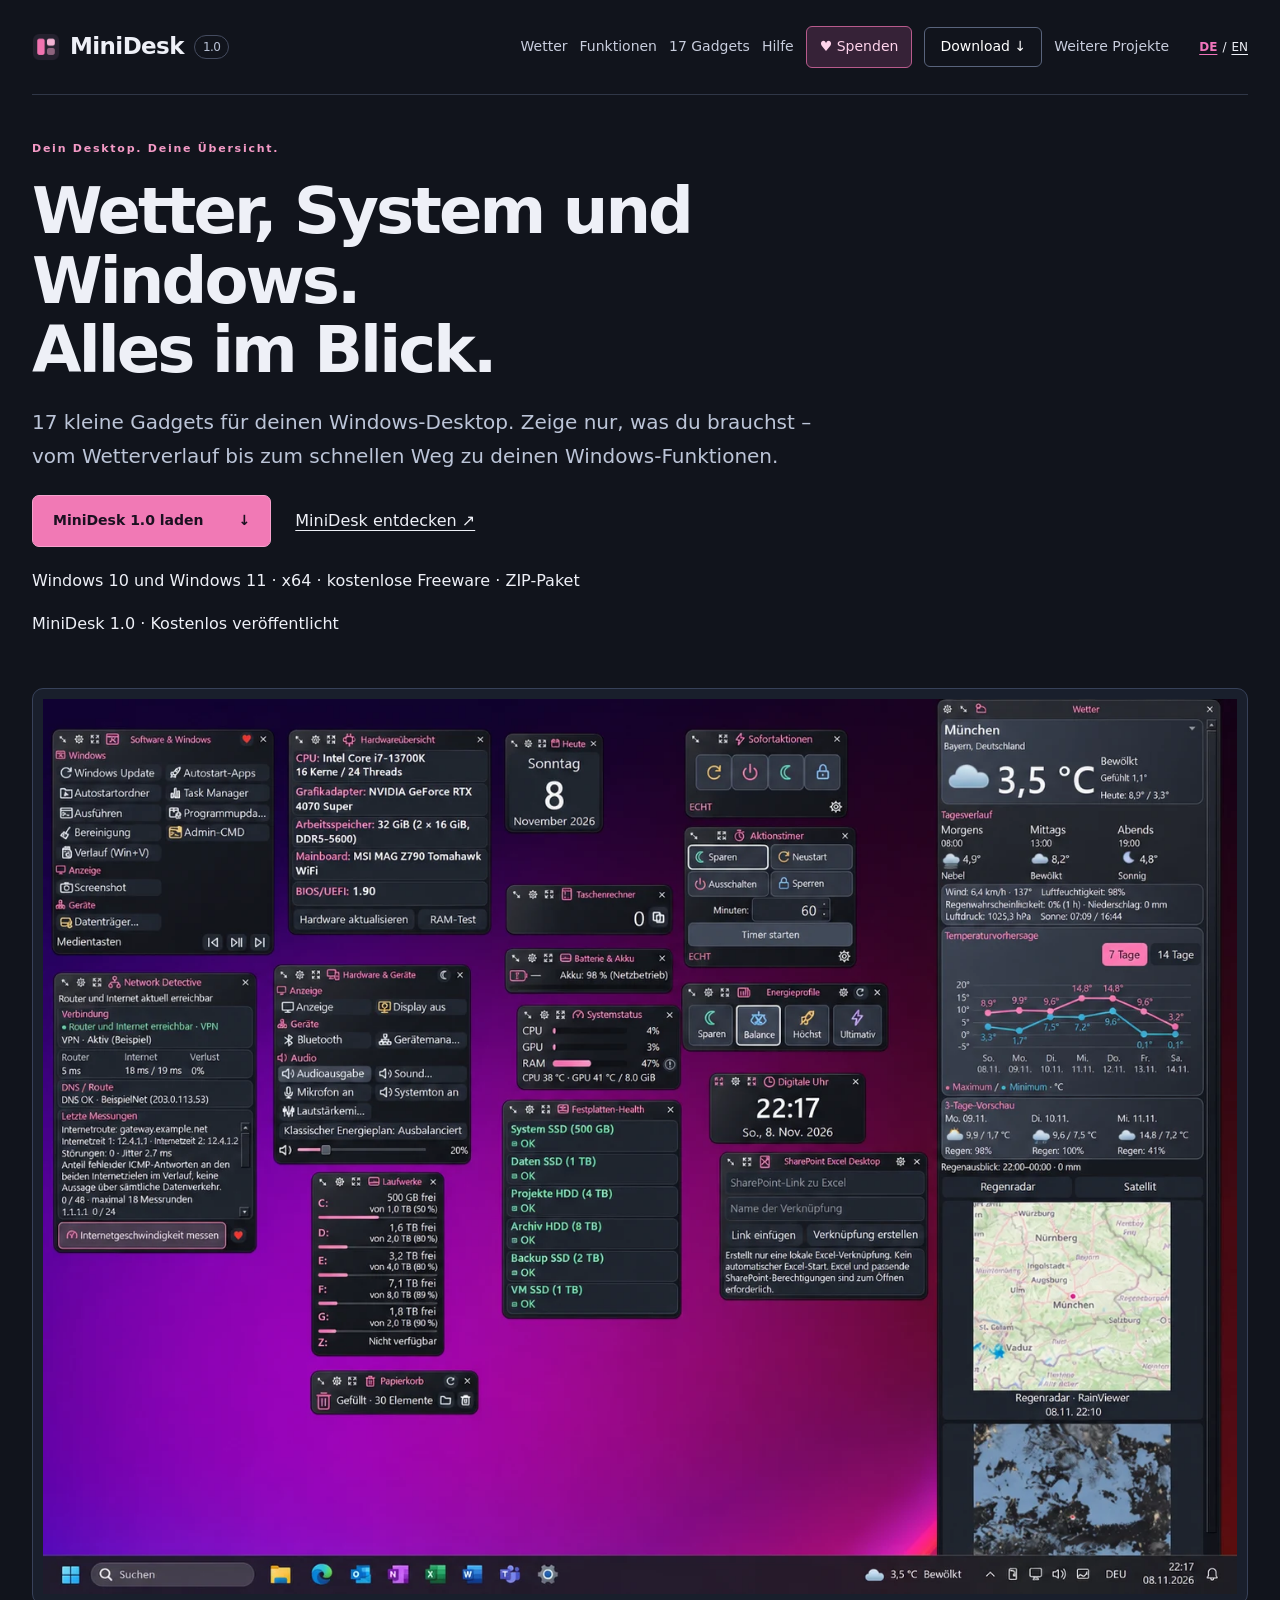
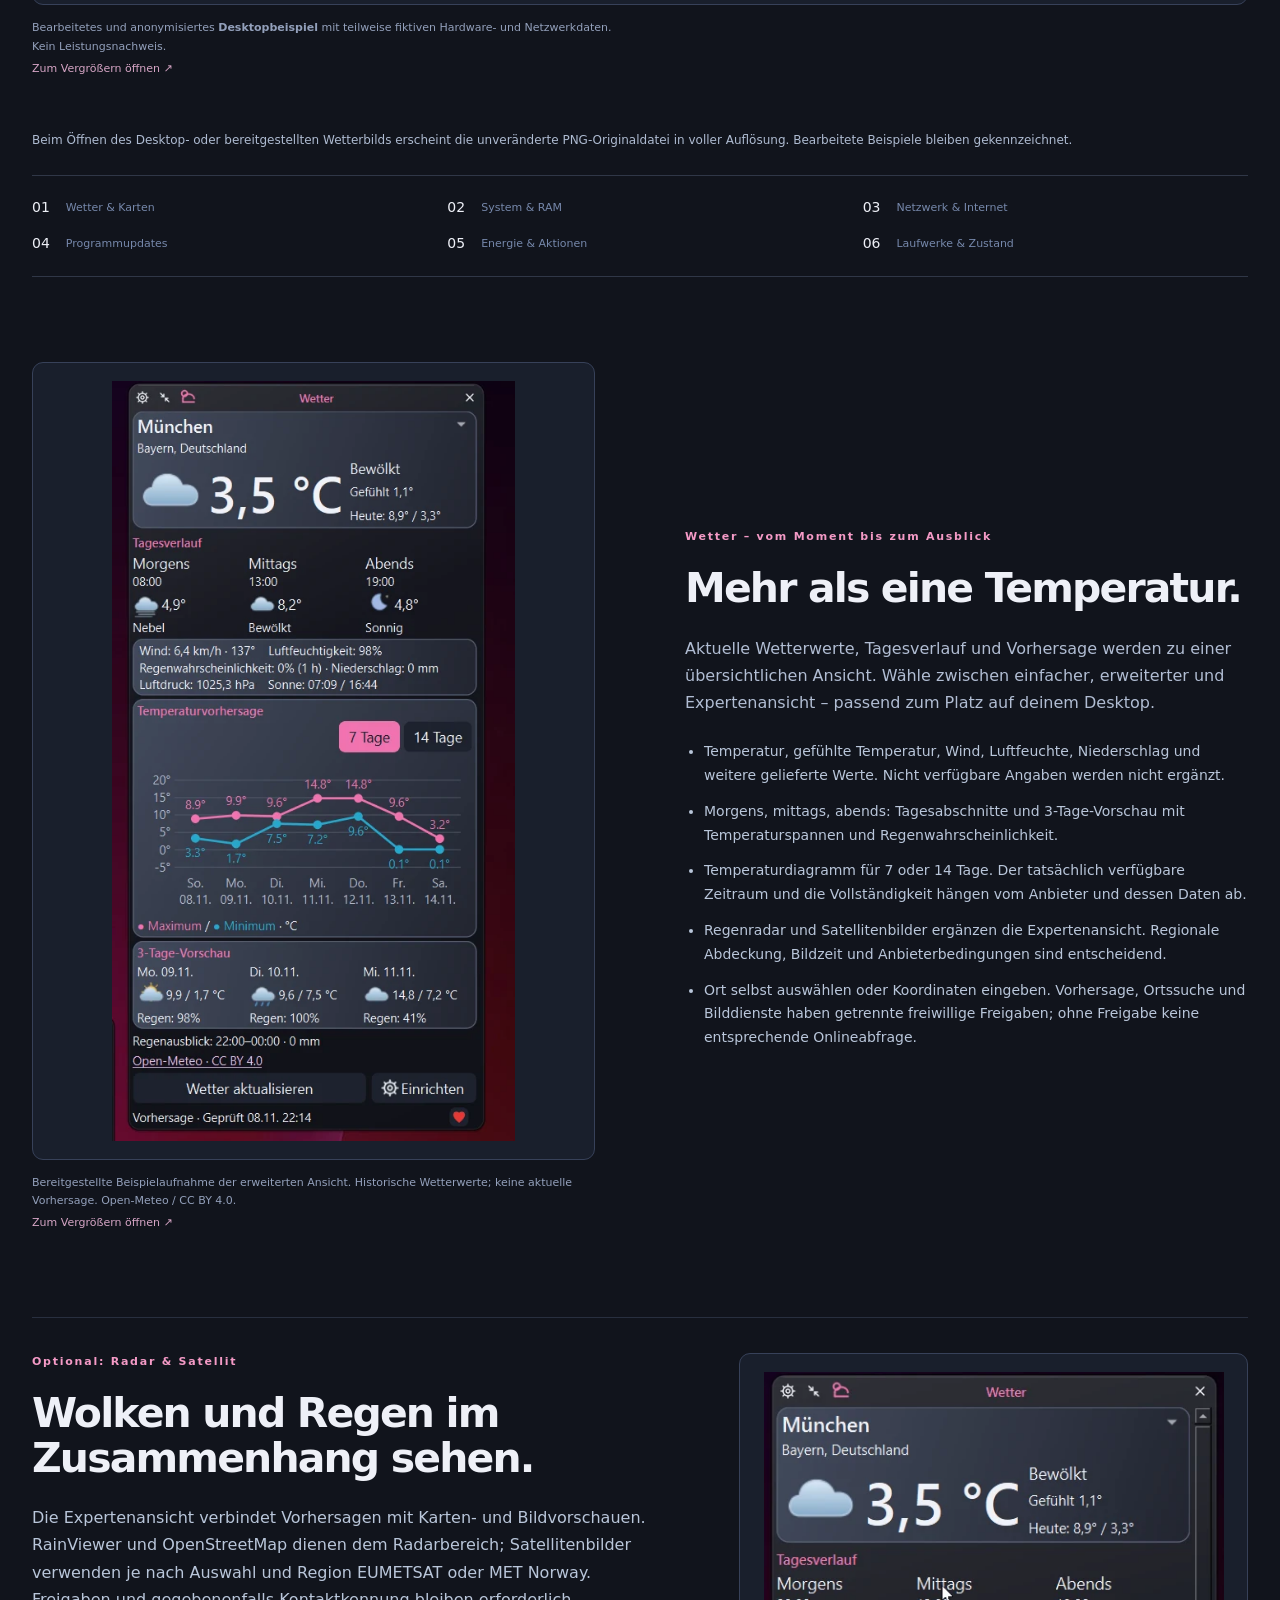
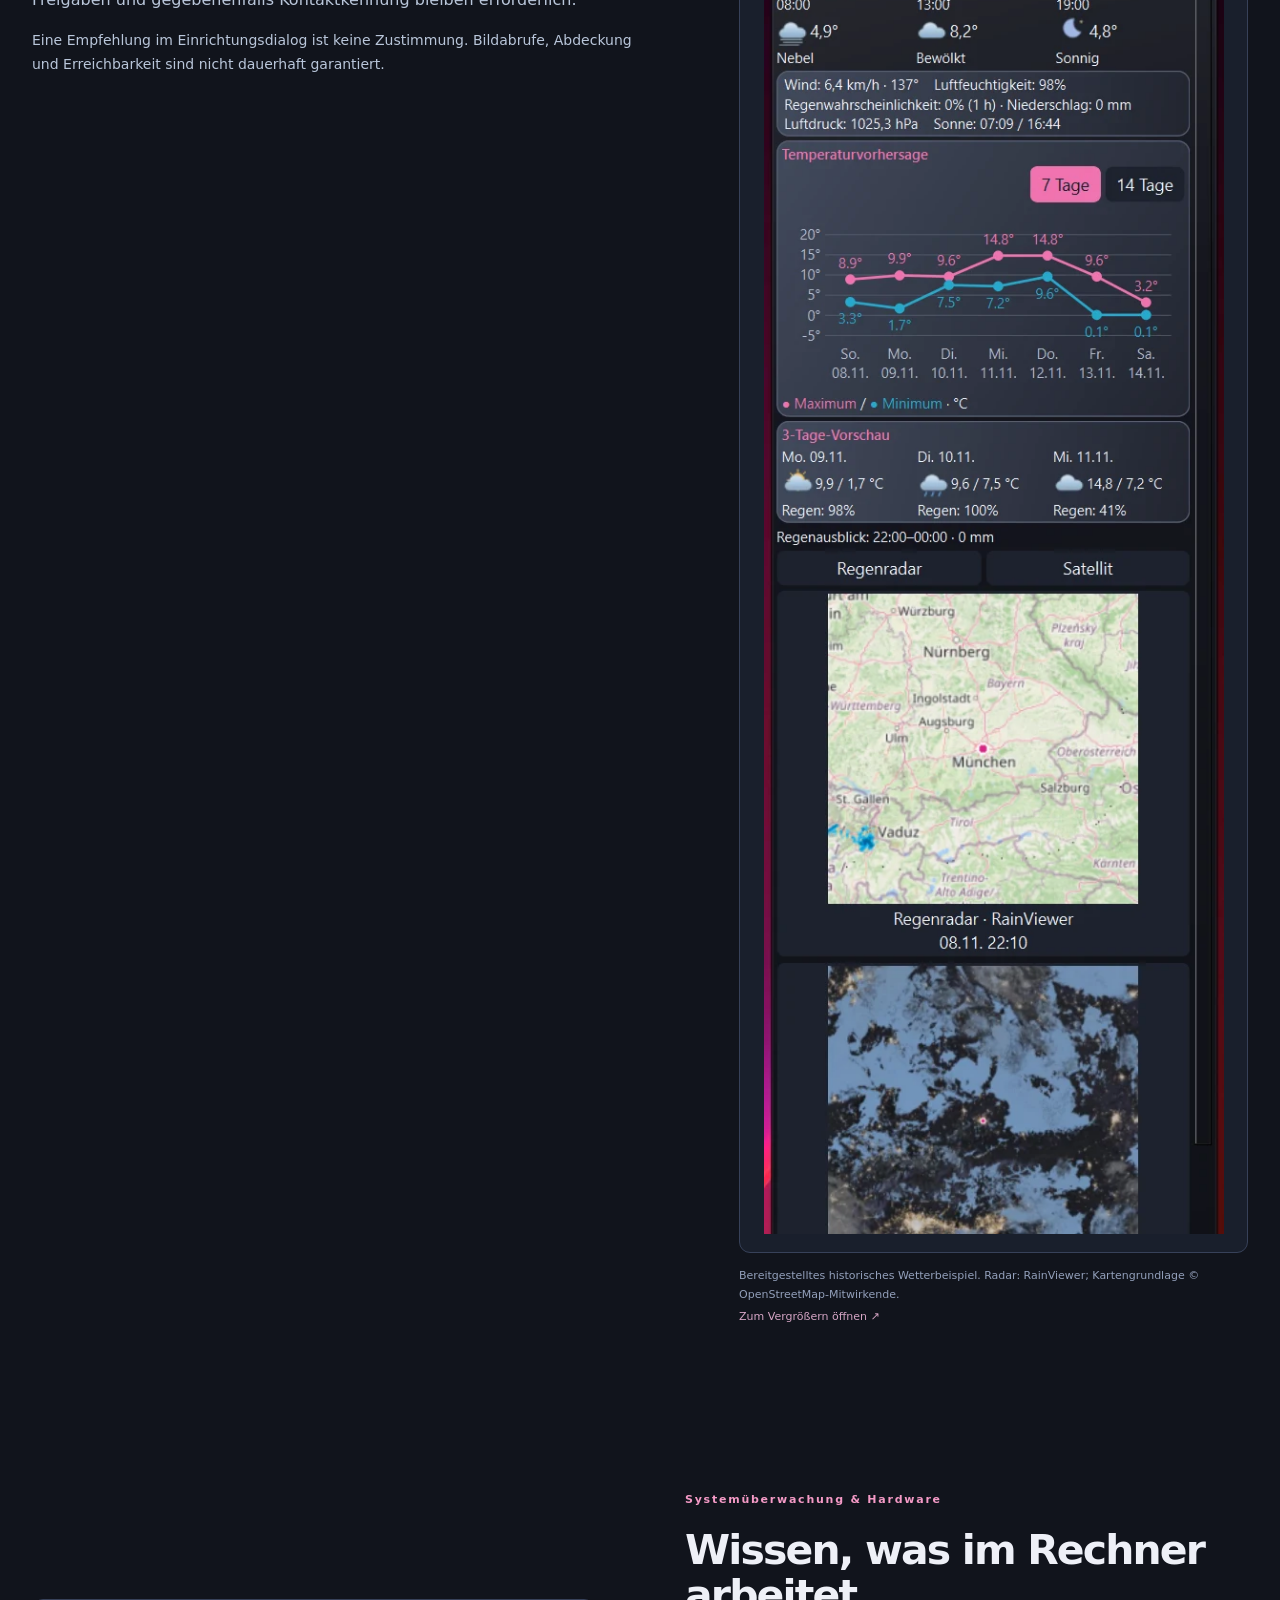
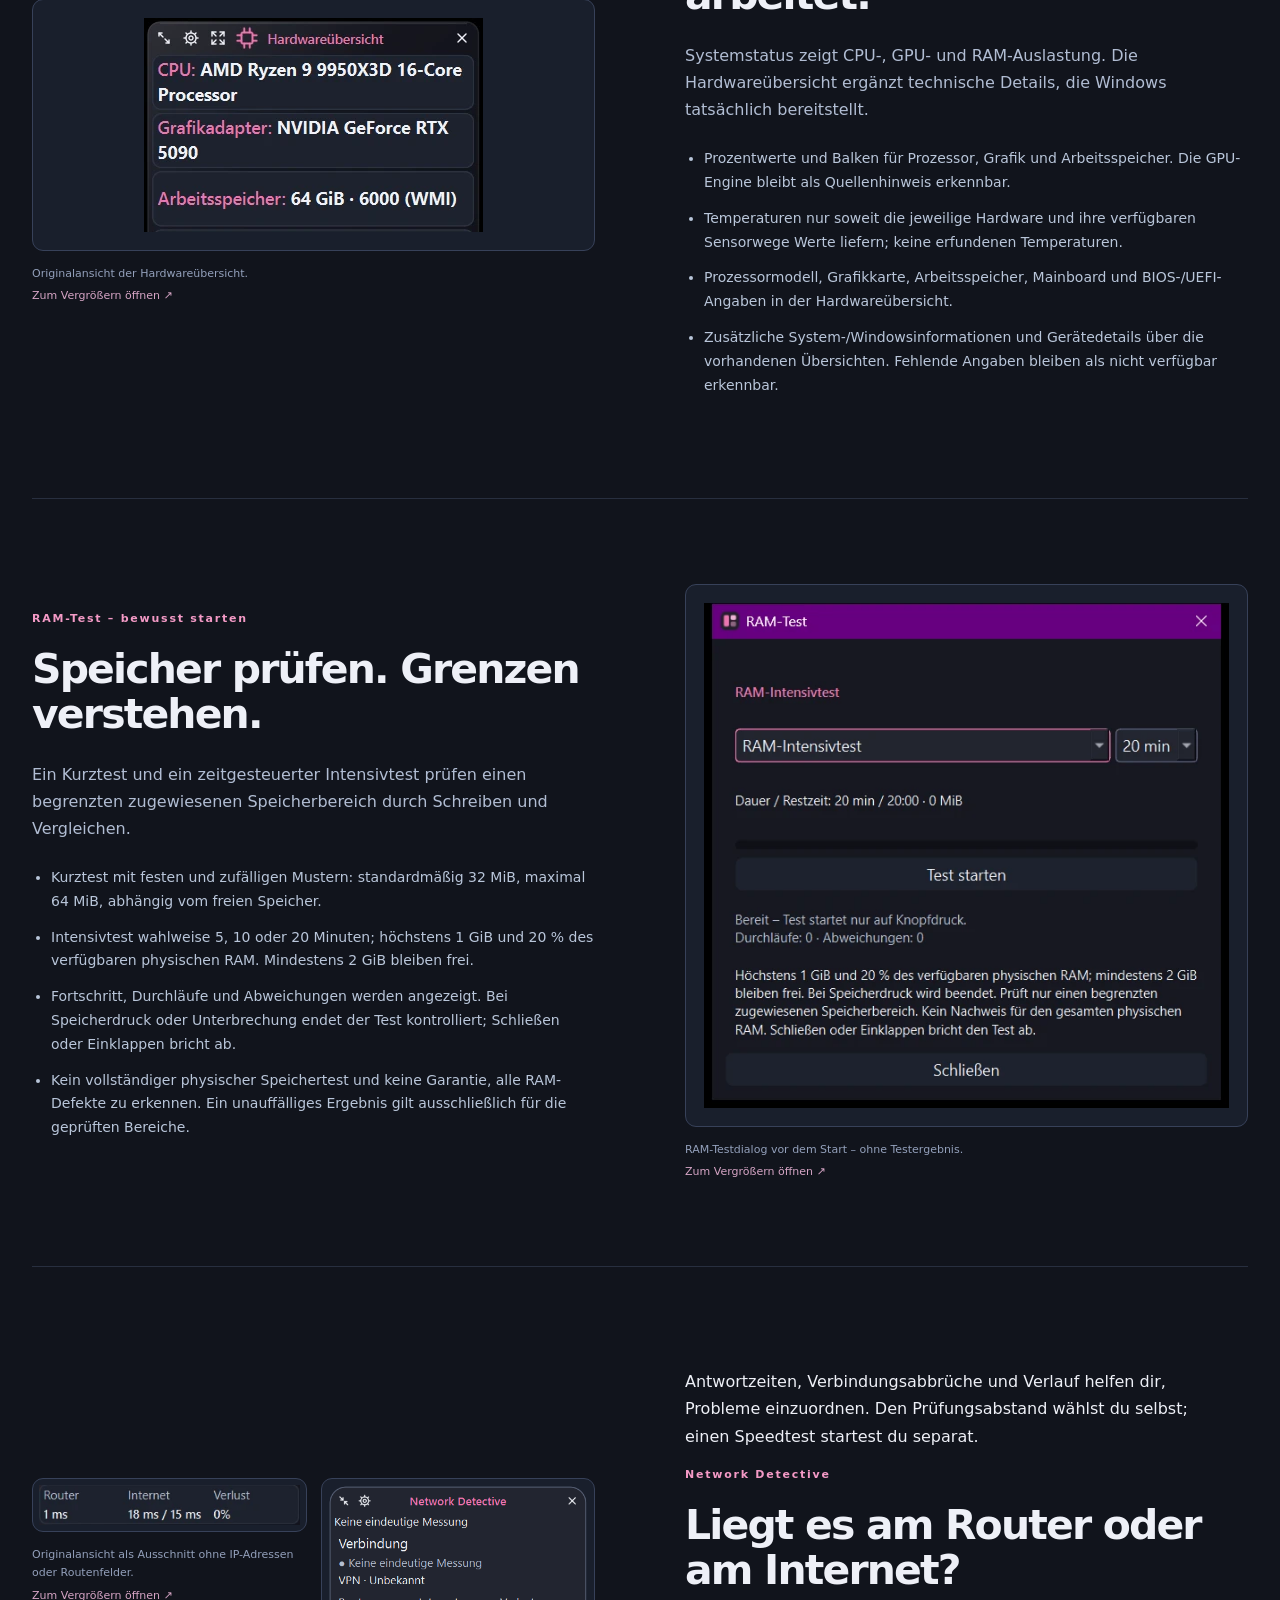
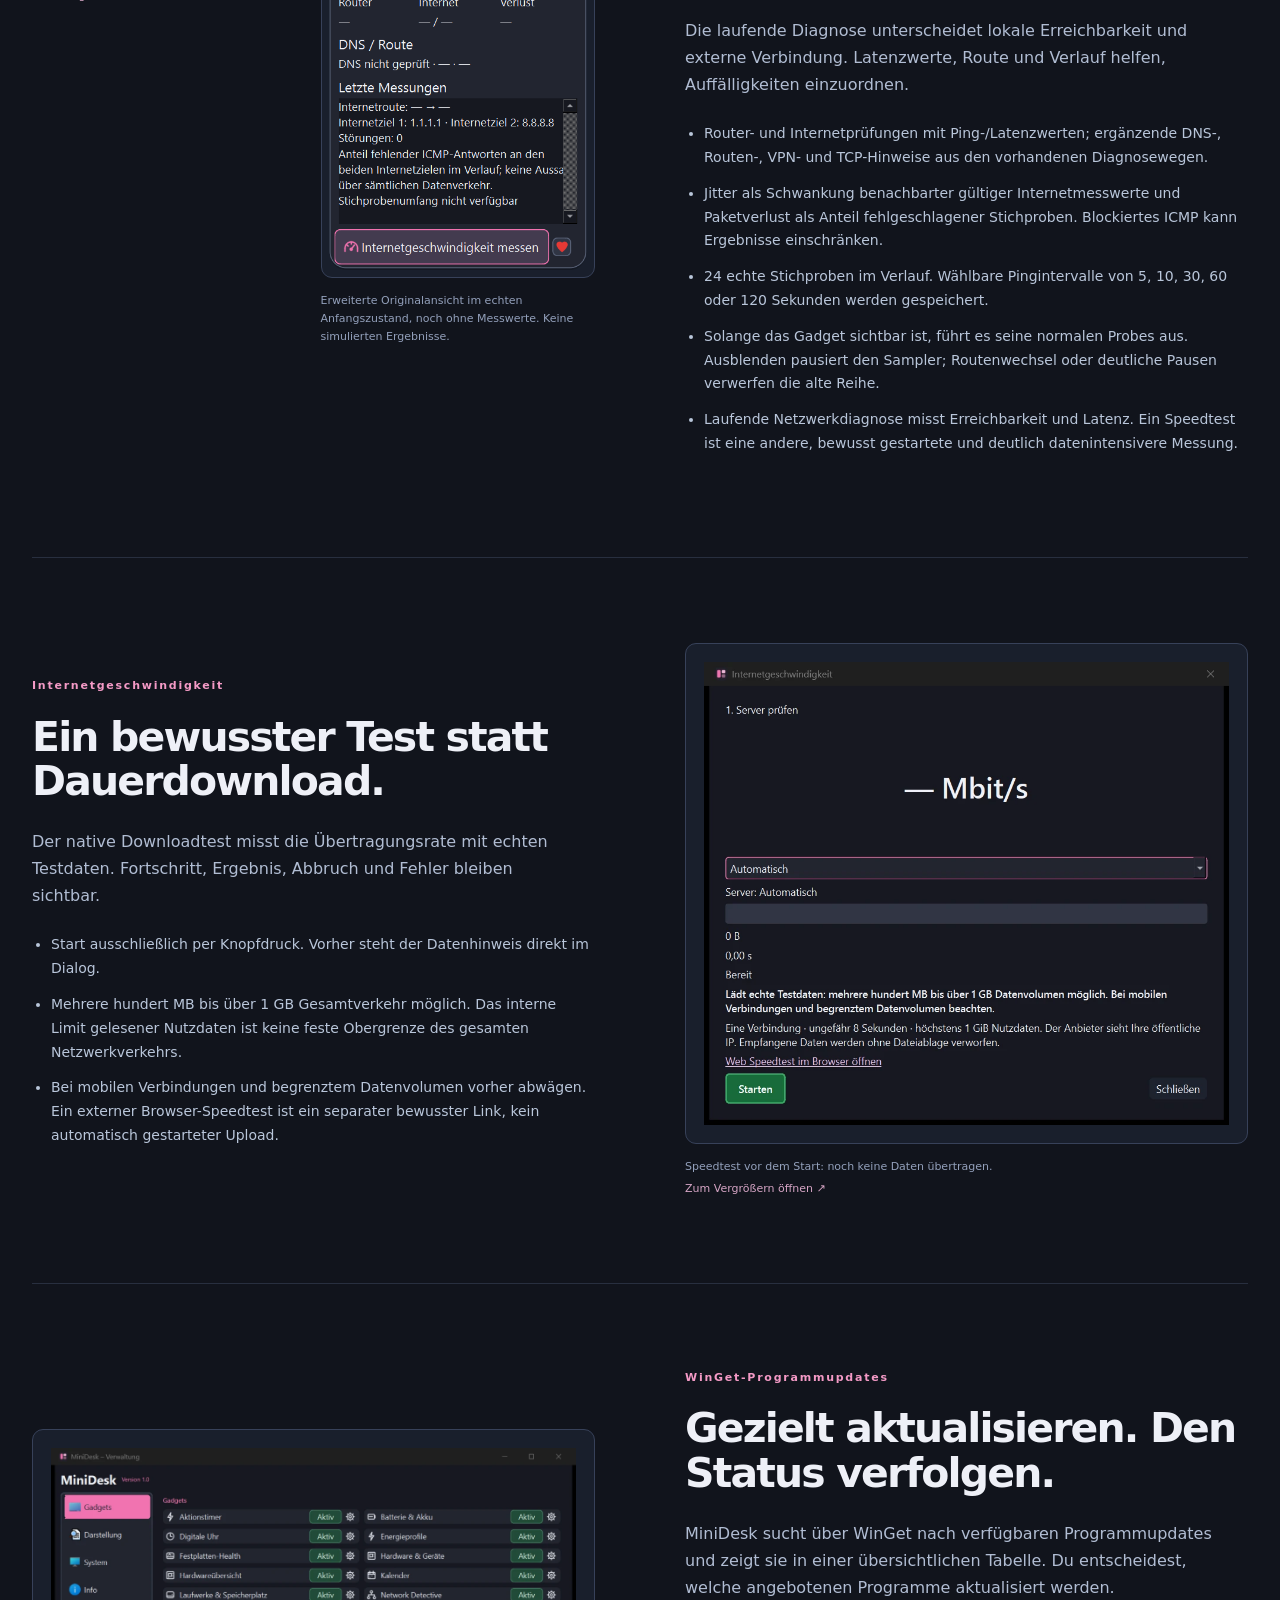
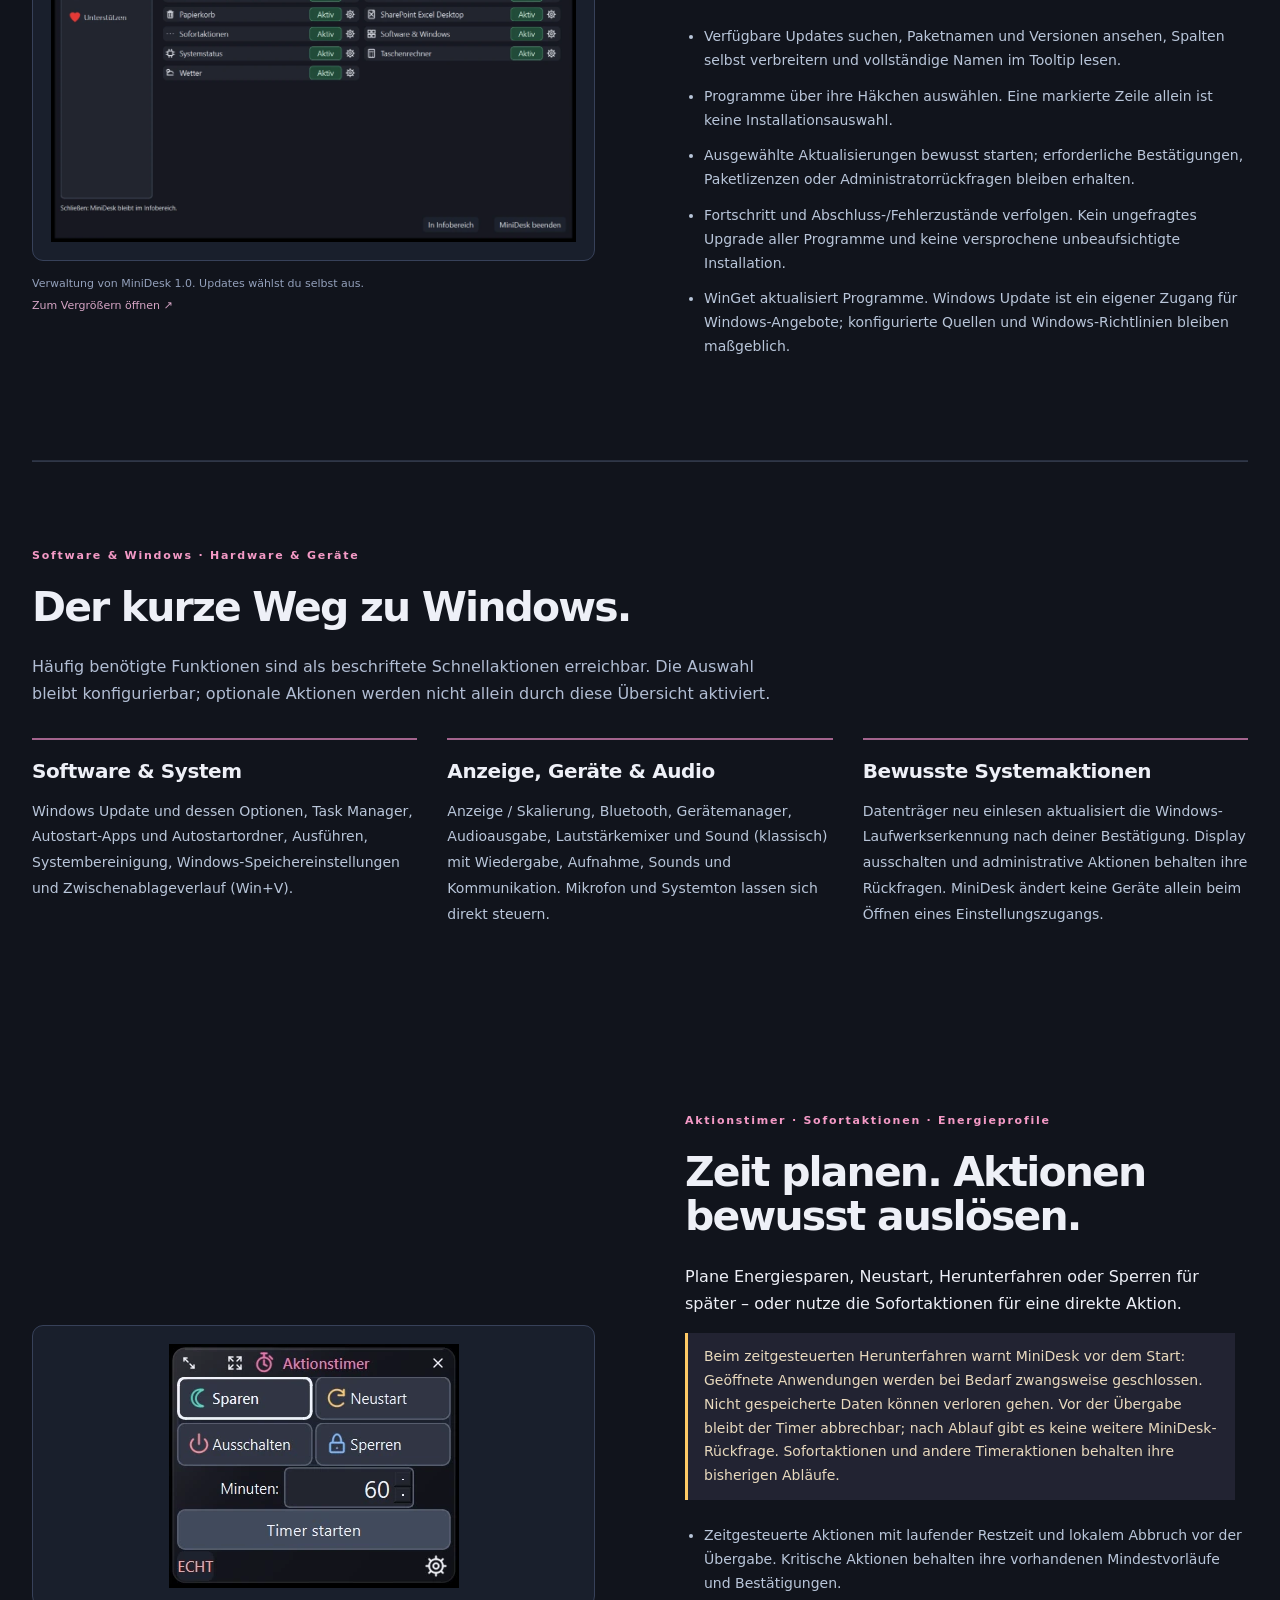
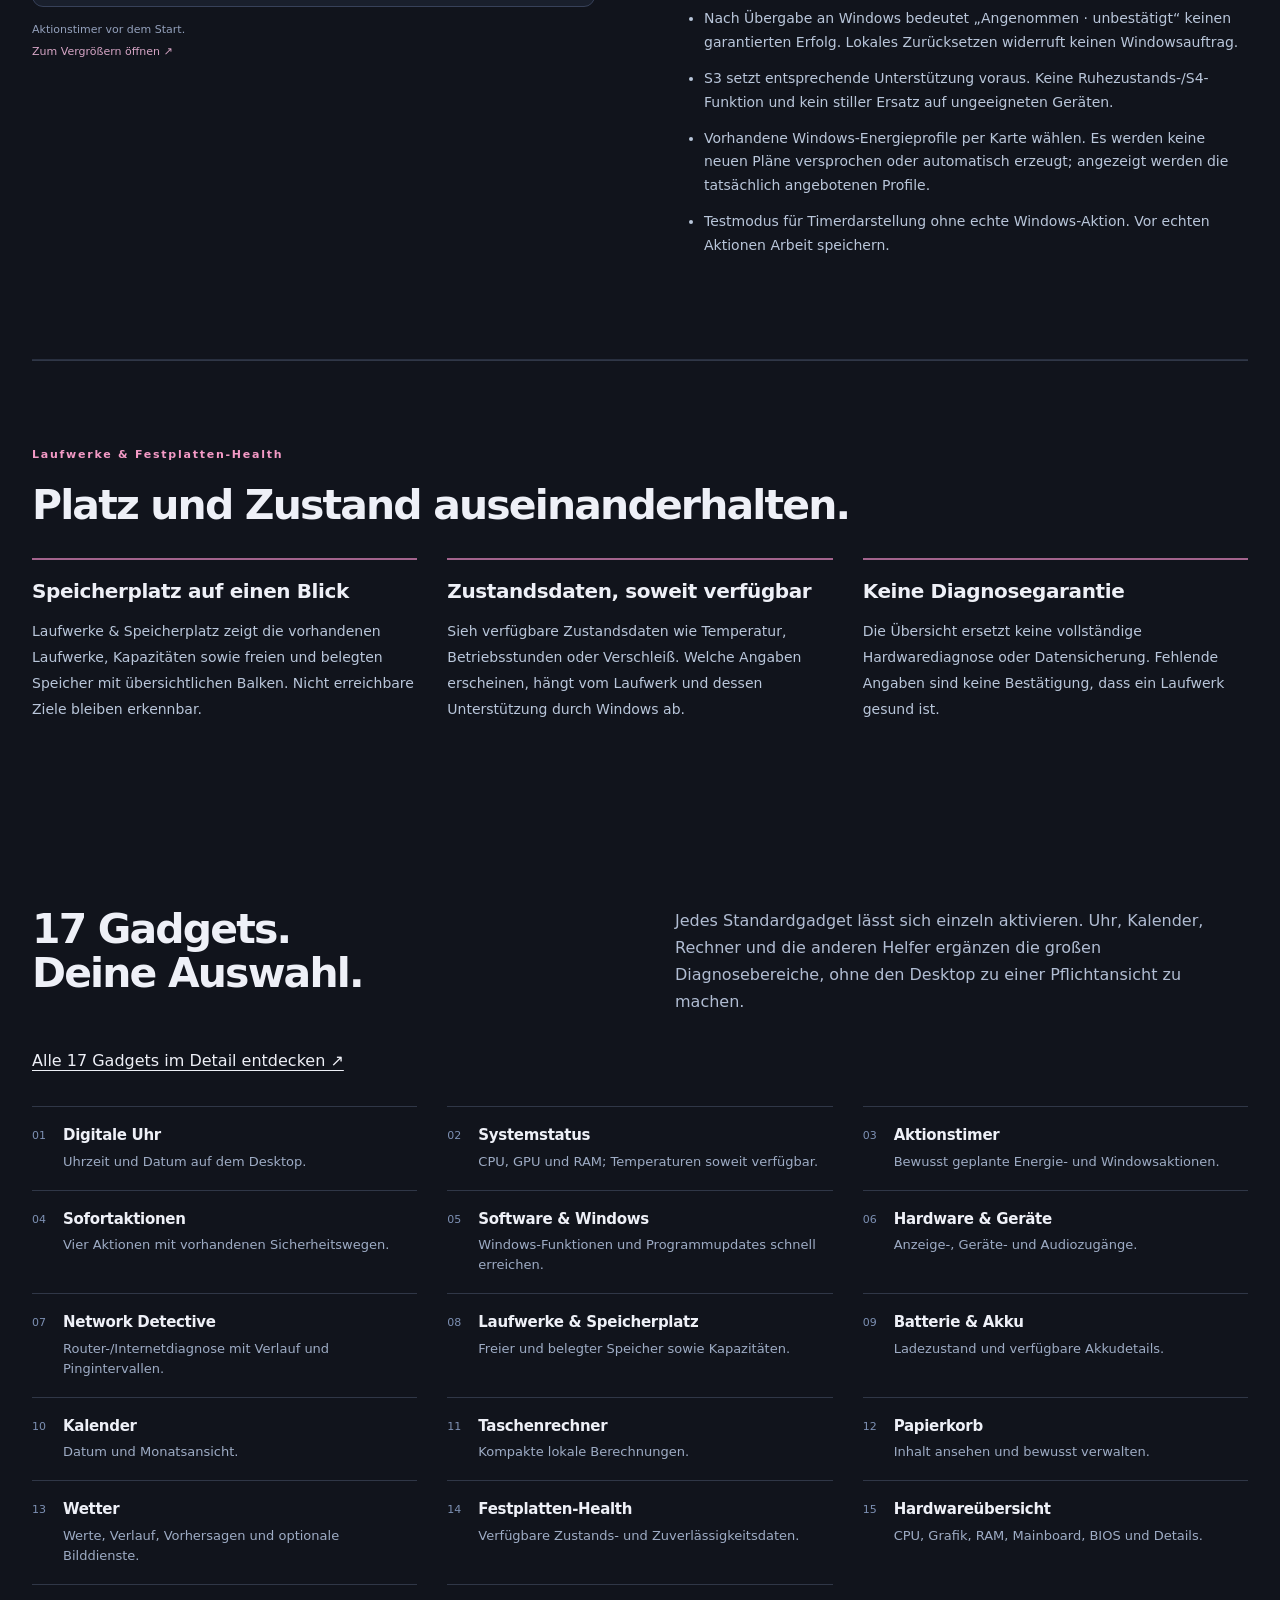
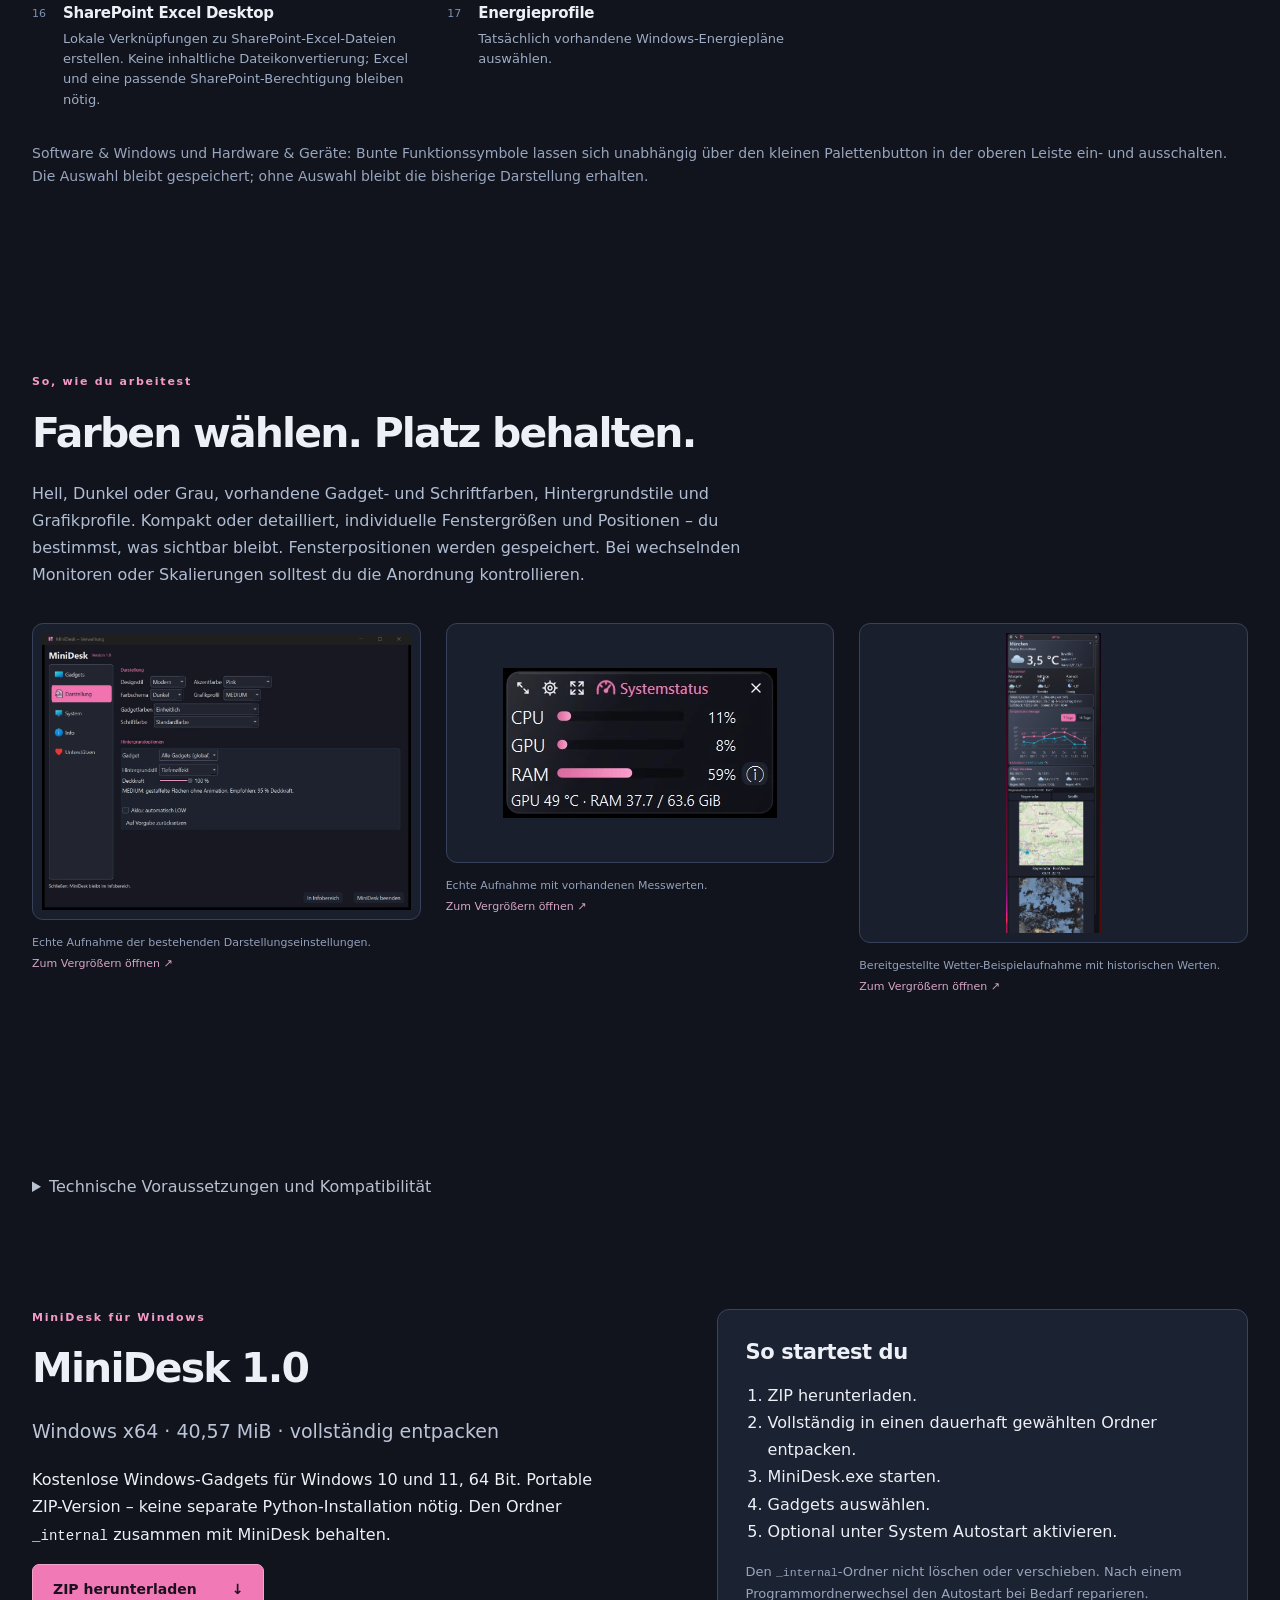
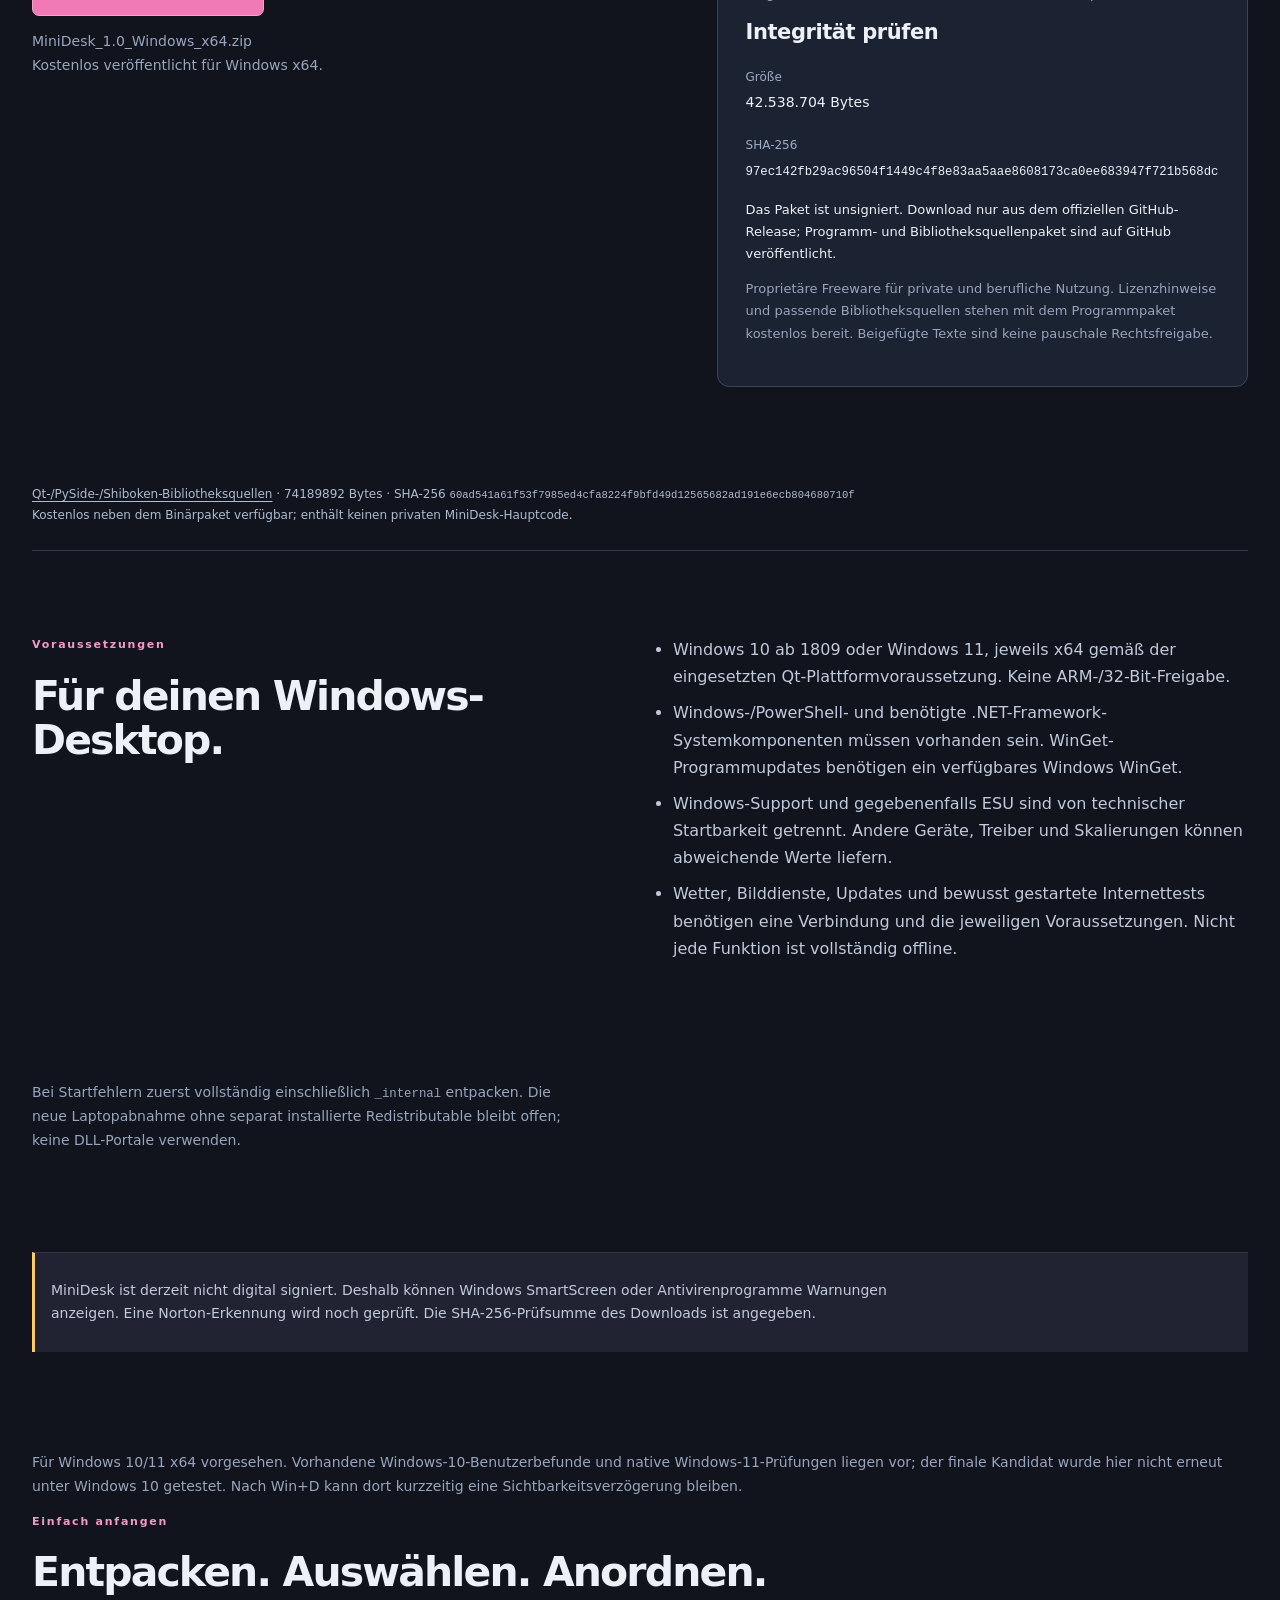
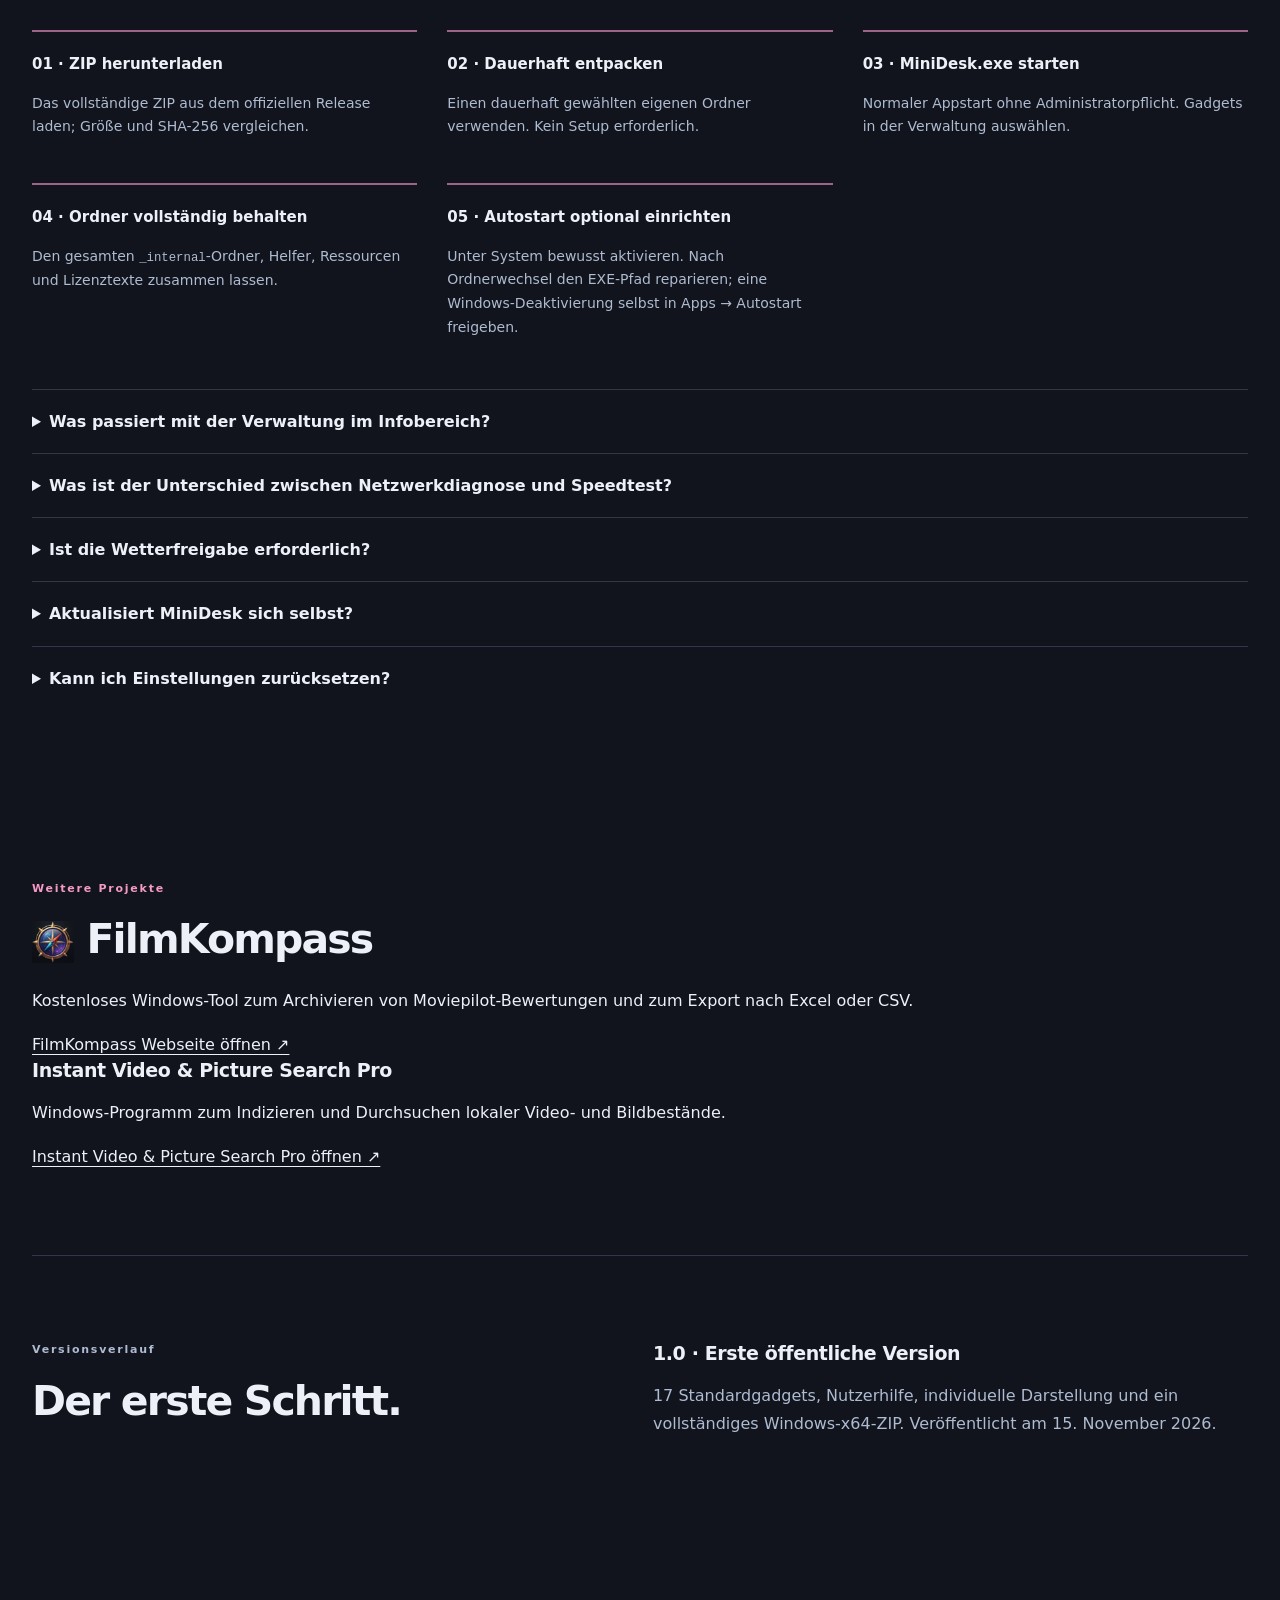
<file: index.html>
<!doctype html><html lang="de"><head><meta charset="utf-8"><meta name="viewport" content="width=device-width,initial-scale=1"><meta name="description" content="17 Windows Desktop Gadgets für Wetter, Systemwerte, Netzwerkdiagnose und Windows-Funktionen. MiniDesk 1.0 kostenlos als portable Windows-x64-Anwendung laden."><title>MiniDesk 1.0 – Windows Desktop Gadgets für Wetter &amp; System</title><link rel="icon" href="assets/favicon.ico"><link rel="stylesheet" href="style.css?v=web-release-03"><link rel="icon" href="assets/favicon.ico" type="image/x-icon"><link rel="canonical" href="https://stigliz81.github.io/MiniDesk/"><link rel="alternate" hreflang="de" href="https://stigliz81.github.io/MiniDesk/"><link rel="alternate" hreflang="en" href="https://stigliz81.github.io/MiniDesk/en.html"><meta property="og:type" content="website"><meta property="og:site_name" content="MiniDesk"><meta property="og:title" content="MiniDesk 1.0 – Windows Desktop Gadgets für Wetter &amp; System"><meta property="og:description" content="17 Windows Desktop Gadgets für Wetter, Systemwerte, Netzwerkdiagnose und Windows-Funktionen. MiniDesk 1.0 kostenlos als portable Windows-x64-Anwendung laden."><meta property="og:url" content="https://stigliz81.github.io/MiniDesk/"><meta property="og:locale" content="de_DE"><meta property="og:image" content="https://stigliz81.github.io/MiniDesk/assets/overview.webp"><meta property="og:image:width" content="652"><meta property="og:image:height" content="639"><meta property="og:image:alt" content="Vier echte MiniDesk-Gadgetfenster"></head><body><a class="skip" href="#inhalt">Zum Inhalt</a><header class="wrap"><a class="brand" href="#"><img src="assets/favicon.ico" alt="" width="28" height="28">MiniDesk <span>1.0</span></a><nav aria-label="Hauptnavigation"><a href="#wetter">Wetter</a><a href="#funktionen">Funktionen</a><a href="#gadgets">17 Gadgets</a><a href="#hilfe">Hilfe</a><a class="nav-support" href="#support">♥ Spenden</a><a class="nav-download" href="#download">Download ↓</a><a href="#projects">Weitere Projekte</a></nav><div class="language-switch" aria-label="Sprache"><a lang="de" hreflang="de" href="index.html" aria-current="page">DE</a><span aria-hidden="true"> / </span><a lang="en" hreflang="en" href="en.html">EN</a></div></header><main id="inhalt"><section class="hero compact-hero wrap"><div><p class="eyebrow">Dein Desktop. Deine Übersicht.</p><h1>Wetter, System und Windows.<br><span>Alles im Blick.</span></h1><p class="lead">17 kleine Gadgets für deinen Windows-Desktop. Zeige nur, was du brauchst – vom Wetterverlauf bis zum schnellen Weg zu deinen Windows-Funktionen.</p><div class="hero-actions"><a class="button" href="https://github.com/stigliz81/MiniDesk/releases/download/v1.0/MiniDesk_1.0_Windows_x64.zip" download>MiniDesk 1.0 laden <span>↓</span></a><a class="text-link" href="#wetter">MiniDesk entdecken ↗</a></div><p class="platform">Windows 10 und Windows 11 · x64 · kostenlose Freeware · ZIP-Paket</p><p class="status-note">MiniDesk 1.0 · Kostenlos veröffentlicht</p></div></section><section class="desktop-showcase wrap"><figure class=""><a class="zoom" href="originals/dashboard.png" target="_blank" rel="noopener" aria-label="MiniDesk mit zahlreichen Gadgets auf einem Windows-Desktop – Bild vergrößern"><img src="assets/dashboard-example.webp" alt="MiniDesk mit zahlreichen Gadgets auf einem Windows-Desktop" loading="lazy" decoding="async"></a><figcaption>Bearbeitetes und anonymisiertes <strong>Desktopbeispiel</strong> mit teilweise fiktiven Hardware- und Netzwerkdaten. Kein Leistungsnachweis. <span>Zum Vergrößern öffnen ↗</span></figcaption></figure></section><p class="wrap original-note">Beim Öffnen des Desktop- oder bereitgestellten Wetterbilds erscheint die unveränderte PNG-Originaldatei in voller Auflösung. Bearbeitete Beispiele bleiben gekennzeichnet.</p><section class="benefits wrap" id="funktionen" aria-label="Funktionsbereiche"><a href="#wetter">01 <span>Wetter & Karten</span></a><a href="#system">02 <span>System & RAM</span></a><a href="#netzwerk">03 <span>Netzwerk & Internet</span></a><a href="#updates">04 <span>Programmupdates</span></a><a href="#energie">05 <span>Energie & Aktionen</span></a><a href="#speicher">06 <span>Laufwerke & Zustand</span></a></section><section class="feature wrap" id="wetter"><div class="feature-copy"><p class="eyebrow">Wetter – vom Moment bis zum Ausblick</p><h2>Mehr als eine Temperatur.</h2><p class="intro">Aktuelle Wetterwerte, Tagesverlauf und Vorhersage werden zu einer übersichtlichen Ansicht. Wähle zwischen einfacher, erweiterter und Expertenansicht – passend zum Platz auf deinem Desktop.</p><ul class="feature-points"><li>Temperatur, gefühlte Temperatur, Wind, Luftfeuchte, Niederschlag und weitere gelieferte Werte. Nicht verfügbare Angaben werden nicht ergänzt.</li><li>Morgens, mittags, abends: Tagesabschnitte und 3-Tage-Vorschau mit Temperaturspannen und Regenwahrscheinlichkeit.</li><li>Temperaturdiagramm für 7 oder 14 Tage. Der tatsächlich verfügbare Zeitraum und die Vollständigkeit hängen vom Anbieter und dessen Daten ab.</li><li>Regenradar und Satellitenbilder ergänzen die Expertenansicht. Regionale Abdeckung, Bildzeit und Anbieterbedingungen sind entscheidend.</li><li>Ort selbst auswählen oder Koordinaten eingeben. Vorhersage, Ortssuche und Bilddienste haben getrennte freiwillige Freigaben; ohne Freigabe keine entsprechende Onlineabfrage.</li></ul></div><figure class=""><a class="zoom" href="originals/weather-extended.png" target="_blank" rel="noopener" aria-label="Mehr als eine Temperatur. – Bild vergrößern"><img src="assets/weather-extended.webp" alt="Mehr als eine Temperatur." loading="lazy" decoding="async"></a><figcaption>Bereitgestellte Beispielaufnahme der erweiterten Ansicht. Historische Wetterwerte; keine aktuelle Vorhersage. Open-Meteo / CC BY 4.0.  <span>Zum Vergrößern öffnen ↗</span></figcaption></figure></section><section class="weather-story wrap"><div><p class="eyebrow">Optional: Radar & Satellit</p><h2>Wolken und Regen im Zusammenhang sehen.</h2><p>Die Expertenansicht verbindet Vorhersagen mit Karten- und Bildvorschauen. RainViewer und OpenStreetMap dienen dem Radarbereich; Satellitenbilder verwenden je nach Auswahl und Region EUMETSAT oder MET Norway. Freigaben und gegebenenfalls Kontaktkennung bleiben erforderlich.</p><p class="muted">Eine Empfehlung im Einrichtungsdialog ist keine Zustimmung. Bildabrufe, Abdeckung und Erreichbarkeit sind nicht dauerhaft garantiert. </p></div><figure class=""><a class="zoom" href="originals/weather-expert.png" target="_blank" rel="noopener" aria-label="Wetter-Expertenansicht mit Diagramm, Regenradar und Satellitenbild – Bild vergrößern"><img src="assets/weather-expert.webp" alt="Wetter-Expertenansicht mit Diagramm, Regenradar und Satellitenbild" loading="lazy" decoding="async"></a><figcaption>Bereitgestelltes historisches Wetterbeispiel. Radar: RainViewer; Kartengrundlage © OpenStreetMap-Mitwirkende.  <span>Zum Vergrößern öffnen ↗</span></figcaption></figure></section><section class="feature wrap" id="system"><div class="feature-copy"><p class="eyebrow">Systemüberwachung & Hardware</p><h2>Wissen, was im Rechner arbeitet.</h2><p class="intro">Systemstatus zeigt CPU-, GPU- und RAM-Auslastung. Die Hardwareübersicht ergänzt technische Details, die Windows tatsächlich bereitstellt.</p><ul class="feature-points"><li>Prozentwerte und Balken für Prozessor, Grafik und Arbeitsspeicher. Die GPU-Engine bleibt als Quellenhinweis erkennbar.</li><li>Temperaturen nur soweit die jeweilige Hardware und ihre verfügbaren Sensorwege Werte liefern; keine erfundenen Temperaturen.</li><li>Prozessormodell, Grafikkarte, Arbeitsspeicher, Mainboard und BIOS-/UEFI-Angaben in der Hardwareübersicht.</li><li>Zusätzliche System-/Windowsinformationen und Gerätedetails über die vorhandenen Übersichten. Fehlende Angaben bleiben als nicht verfügbar erkennbar.</li></ul></div><figure class=""><a class="zoom" href="assets/hardware.webp" target="_blank" rel="noopener" aria-label="Wissen, was im Rechner arbeitet. – Bild vergrößern"><img src="assets/hardware.webp" alt="Wissen, was im Rechner arbeitet." loading="lazy" decoding="async"></a><figcaption>Originalansicht der Hardwareübersicht. <span>Zum Vergrößern öffnen ↗</span></figcaption></figure></section><section class="feature wrap" id="ram"><div class="feature-copy"><p class="eyebrow">RAM-Test – bewusst starten</p><h2>Speicher prüfen. Grenzen verstehen.</h2><p class="intro">Ein Kurztest und ein zeitgesteuerter Intensivtest prüfen einen begrenzten zugewiesenen Speicherbereich durch Schreiben und Vergleichen.</p><ul class="feature-points"><li>Kurztest mit festen und zufälligen Mustern: standardmäßig 32 MiB, maximal 64 MiB, abhängig vom freien Speicher.</li><li>Intensivtest wahlweise 5, 10 oder 20 Minuten; höchstens 1 GiB und 20 % des verfügbaren physischen RAM. Mindestens 2 GiB bleiben frei.</li><li>Fortschritt, Durchläufe und Abweichungen werden angezeigt. Bei Speicherdruck oder Unterbrechung endet der Test kontrolliert; Schließen oder Einklappen bricht ab.</li><li>Kein vollständiger physischer Speichertest und keine Garantie, alle RAM-Defekte zu erkennen. Ein unauffälliges Ergebnis gilt ausschließlich für die geprüften Bereiche.</li></ul></div><figure class=""><a class="zoom" href="assets/ram.webp" target="_blank" rel="noopener" aria-label="Speicher prüfen. Grenzen verstehen. – Bild vergrößern"><img src="assets/ram.webp" alt="Speicher prüfen. Grenzen verstehen." loading="lazy" decoding="async"></a><figcaption>RAM-Testdialog vor dem Start – ohne Testergebnis. <span>Zum Vergrößern öffnen ↗</span></figcaption></figure></section><section class="feature wrap" id="netzwerk"><div class="feature-copy"><p>Antwortzeiten, Verbindungsabbrüche und Verlauf helfen dir, Probleme einzuordnen. Den Prüfungsabstand wählst du selbst; einen Speedtest startest du separat.</p><p class="eyebrow">Network Detective</p><h2>Liegt es am Router oder am Internet?</h2><p class="intro">Die laufende Diagnose unterscheidet lokale Erreichbarkeit und externe Verbindung. Latenzwerte, Route und Verlauf helfen, Auffälligkeiten einzuordnen.</p><ul class="feature-points"><li>Router- und Internetprüfungen mit Ping-/Latenzwerten; ergänzende DNS-, Routen-, VPN- und TCP-Hinweise aus den vorhandenen Diagnosewegen.</li><li>Jitter als Schwankung benachbarter gültiger Internetmesswerte und Paketverlust als Anteil fehlgeschlagener Stichproben. Blockiertes ICMP kann Ergebnisse einschränken.</li><li>24 echte Stichproben im Verlauf. Wählbare Pingintervalle von 5, 10, 30, 60 oder 120 Sekunden werden gespeichert.</li><li>Solange das Gadget sichtbar ist, führt es seine normalen Probes aus. Ausblenden pausiert den Sampler; Routenwechsel oder deutliche Pausen verwerfen die alte Reihe.</li><li>Laufende Netzwerkdiagnose misst Erreichbarkeit und Latenz. Ein Speedtest ist eine andere, bewusst gestartete und deutlich datenintensivere Messung.</li></ul></div><div class="network-pictures"><figure class=""><a class="zoom" href="assets/network.webp" target="_blank" rel="noopener" aria-label="Liegt es am Router oder am Internet? – Bild vergrößern"><img src="assets/network.webp" alt="Liegt es am Router oder am Internet?" loading="lazy" decoding="async"></a><figcaption>Originalansicht als Ausschnitt ohne IP-Adressen oder Routenfelder. <span>Zum Vergrößern öffnen ↗</span></figcaption></figure><figure><a class="zoom" href="originals/network-details.png" target="_blank" rel="noopener"><img src="originals/network-details.png" alt="Network Detective – Details" loading="lazy"></a><figcaption>Erweiterte Originalansicht im echten Anfangszustand, noch ohne Messwerte. Keine simulierten Ergebnisse.</figcaption></figure></div></section><section class="feature wrap" id="speedtest"><div class="feature-copy"><p class="eyebrow">Internetgeschwindigkeit</p><h2>Ein bewusster Test statt Dauerdownload.</h2><p class="intro">Der native Downloadtest misst die Übertragungsrate mit echten Testdaten. Fortschritt, Ergebnis, Abbruch und Fehler bleiben sichtbar.</p><ul class="feature-points"><li>Start ausschließlich per Knopfdruck. Vorher steht der Datenhinweis direkt im Dialog.</li><li>Mehrere hundert MB bis über 1 GB Gesamtverkehr möglich. Das interne Limit gelesener Nutzdaten ist keine feste Obergrenze des gesamten Netzwerkverkehrs.</li><li>Bei mobilen Verbindungen und begrenztem Datenvolumen vorher abwägen. Ein externer Browser-Speedtest ist ein separater bewusster Link, kein automatisch gestarteter Upload.</li></ul></div><figure class=""><a class="zoom" href="assets/speed.webp" target="_blank" rel="noopener" aria-label="Ein bewusster Test statt Dauerdownload. – Bild vergrößern"><img src="assets/speed.webp" alt="Ein bewusster Test statt Dauerdownload." loading="lazy" decoding="async"></a><figcaption>Speedtest vor dem Start: noch keine Daten übertragen. <span>Zum Vergrößern öffnen ↗</span></figcaption></figure></section><section class="feature wrap" id="updates"><div class="feature-copy"><p class="eyebrow">WinGet-Programmupdates</p><h2>Gezielt aktualisieren. Den Status verfolgen.</h2><p class="intro">MiniDesk sucht über WinGet nach verfügbaren Programmupdates und zeigt sie in einer übersichtlichen Tabelle. Du entscheidest, welche angebotenen Programme aktualisiert werden.</p><ul class="feature-points"><li>Verfügbare Updates suchen, Paketnamen und Versionen ansehen, Spalten selbst verbreitern und vollständige Namen im Tooltip lesen.</li><li>Programme über ihre Häkchen auswählen. Eine markierte Zeile allein ist keine Installationsauswahl.</li><li>Ausgewählte Aktualisierungen bewusst starten; erforderliche Bestätigungen, Paketlizenzen oder Administratorrückfragen bleiben erhalten.</li><li>Fortschritt und Abschluss-/Fehlerzustände verfolgen. Kein ungefragtes Upgrade aller Programme und keine versprochene unbeaufsichtigte Installation.</li><li>WinGet aktualisiert Programme. Windows Update ist ein eigener Zugang für Windows-Angebote; konfigurierte Quellen und Windows-Richtlinien bleiben maßgeblich.</li></ul></div><figure class=""><a class="zoom" href="assets/manager.webp" target="_blank" rel="noopener" aria-label="Gezielt aktualisieren. Den Status verfolgen. – Bild vergrößern"><img src="assets/manager.webp" alt="Gezielt aktualisieren. Den Status verfolgen." loading="lazy" decoding="async"></a><figcaption>Verwaltung von MiniDesk 1.0. Updates wählst du selbst aus. <span>Zum Vergrößern öffnen ↗</span></figcaption></figure></section><section class="section wrap windows-section" id="windows"><p class="eyebrow">Software & Windows · Hardware & Geräte</p><h2>Der kurze Weg zu Windows.</h2><p class="intro">Häufig benötigte Funktionen sind als beschriftete Schnellaktionen erreichbar. Die Auswahl bleibt konfigurierbar; optionale Aktionen werden nicht allein durch diese Übersicht aktiviert.</p><div class="action-groups"><article><h3>Software & System</h3><p>Windows Update und dessen Optionen, Task Manager, Autostart-Apps und Autostartordner, Ausführen, Systembereinigung, Windows-Speichereinstellungen und Zwischenablageverlauf (Win+V).</p></article><article><h3>Anzeige, Geräte & Audio</h3><p>Anzeige / Skalierung, Bluetooth, Gerätemanager, Audioausgabe, Lautstärkemixer und Sound (klassisch) mit Wiedergabe, Aufnahme, Sounds und Kommunikation. Mikrofon und Systemton lassen sich direkt steuern.</p></article><article><h3>Bewusste Systemaktionen</h3><p>Datenträger neu einlesen aktualisiert die Windows-Laufwerkserkennung nach deiner Bestätigung. Display ausschalten und administrative Aktionen behalten ihre Rückfragen. MiniDesk ändert keine Geräte allein beim Öffnen eines Einstellungszugangs.</p></article></div></section><section class="feature wrap" id="energie"><div class="feature-copy"><p class="eyebrow">Aktionstimer · Sofortaktionen · Energieprofile</p><h2>Zeit planen. Aktionen bewusst auslösen.</h2><p>Plane Energiesparen, Neustart, Herunterfahren oder Sperren für später – oder nutze die Sofortaktionen für eine direkte Aktion.</p><p class="release-warning">Beim zeitgesteuerten Herunterfahren warnt MiniDesk vor dem Start: Geöffnete Anwendungen werden bei Bedarf zwangsweise geschlossen. Nicht gespeicherte Daten können verloren gehen. Vor der Übergabe bleibt der Timer abbrechbar; nach Ablauf gibt es keine weitere MiniDesk-Rückfrage. Sofortaktionen und andere Timeraktionen behalten ihre bisherigen Abläufe.</p><ul class="feature-points"><li>Zeitgesteuerte Aktionen mit laufender Restzeit und lokalem Abbruch vor der Übergabe. Kritische Aktionen behalten ihre vorhandenen Mindestvorläufe und Bestätigungen.</li><li>Nach Übergabe an Windows bedeutet „Angenommen · unbestätigt“ keinen garantierten Erfolg. Lokales Zurücksetzen widerruft keinen Windowsauftrag.</li><li>S3 setzt entsprechende Unterstützung voraus. Keine Ruhezustands-/S4-Funktion und kein stiller Ersatz auf ungeeigneten Geräten.</li><li>Vorhandene Windows-Energieprofile per Karte wählen. Es werden keine neuen Pläne versprochen oder automatisch erzeugt; angezeigt werden die tatsächlich angebotenen Profile.</li><li>Testmodus für Timerdarstellung ohne echte Windows-Aktion. Vor echten Aktionen Arbeit speichern.</li></ul></div><figure class=""><a class="zoom" href="assets/timer.webp" target="_blank" rel="noopener" aria-label="Zeit planen. Aktionen bewusst auslösen. – Bild vergrößern"><img src="assets/timer.webp" alt="Zeit planen. Aktionen bewusst auslösen." loading="lazy" decoding="async"></a><figcaption>Aktionstimer vor dem Start. <span>Zum Vergrößern öffnen ↗</span></figcaption></figure></section><section class="section wrap storage-section" id="speicher"><p class="eyebrow">Laufwerke & Festplatten-Health</p><h2>Platz und Zustand auseinanderhalten.</h2><div class="action-groups"><article><h3>Speicherplatz auf einen Blick</h3><p>Laufwerke & Speicherplatz zeigt die vorhandenen Laufwerke, Kapazitäten sowie freien und belegten Speicher mit übersichtlichen Balken. Nicht erreichbare Ziele bleiben erkennbar.</p></article><article><h3>Zustandsdaten, soweit verfügbar</h3><p>Sieh verfügbare Zustandsdaten wie Temperatur, Betriebsstunden oder Verschleiß. Welche Angaben erscheinen, hängt vom Laufwerk und dessen Unterstützung durch Windows ab.</p></article><article><h3>Keine Diagnosegarantie</h3><p>Die Übersicht ersetzt keine vollständige Hardwarediagnose oder Datensicherung. Fehlende Angaben sind keine Bestätigung, dass ein Laufwerk gesund ist.</p></article></div></section><section class="section wrap" id="gadgets"><div class="heading-row"><h2>17 Gadgets.<br>Deine Auswahl.</h2><p class="intro">Jedes Standardgadget lässt sich einzeln aktivieren. Uhr, Kalender, Rechner und die anderen Helfer ergänzen die großen Diagnosebereiche, ohne den Desktop zu einer Pflichtansicht zu machen.</p></div><p><a class="text-link" href="gadgets.html">Alle 17 Gadgets im Detail entdecken ↗</a></p><ol class="gadget-list"><li><span>01</span><div><h3><a href="gadgets.html#digital-clock">Digitale Uhr</a></h3><p>Uhrzeit und Datum auf dem Desktop.</p></div></li><li><span>02</span><div><h3><a href="gadgets.html#system-status">Systemstatus</a></h3><p>CPU, GPU und RAM; Temperaturen soweit verfügbar.</p></div></li><li><span>03</span><div><h3><a href="gadgets.html#action-timer">Aktionstimer</a></h3><p>Bewusst geplante Energie- und Windowsaktionen.</p></div></li><li><span>04</span><div><h3><a href="gadgets.html#instant-actions">Sofortaktionen</a></h3><p>Vier Aktionen mit vorhandenen Sicherheitswegen.</p></div></li><li><span>05</span><div><h3><a href="gadgets.html#software-windows">Software & Windows</a></h3><p>Windows-Funktionen und Programmupdates schnell erreichen.</p></div></li><li><span>06</span><div><h3><a href="gadgets.html#hardware-devices">Hardware & Geräte</a></h3><p>Anzeige-, Geräte- und Audiozugänge.</p></div></li><li><span>07</span><div><h3><a href="gadgets.html#network-detective">Network Detective</a></h3><p>Router-/Internetdiagnose mit Verlauf und Pingintervallen.</p></div></li><li><span>08</span><div><h3><a href="gadgets.html#drives-storage">Laufwerke & Speicherplatz</a></h3><p>Freier und belegter Speicher sowie Kapazitäten.</p></div></li><li><span>09</span><div><h3><a href="gadgets.html#battery">Batterie & Akku</a></h3><p>Ladezustand und verfügbare Akkudetails.</p></div></li><li><span>10</span><div><h3><a href="gadgets.html#calendar">Kalender</a></h3><p>Datum und Monatsansicht.</p></div></li><li><span>11</span><div><h3><a href="gadgets.html#calculator">Taschenrechner</a></h3><p>Kompakte lokale Berechnungen.</p></div></li><li><span>12</span><div><h3><a href="gadgets.html#recycle-bin">Papierkorb</a></h3><p>Inhalt ansehen und bewusst verwalten.</p></div></li><li><span>13</span><div><h3><a href="gadgets.html#weather">Wetter</a></h3><p>Werte, Verlauf, Vorhersagen und optionale Bilddienste.</p></div></li><li><span>14</span><div><h3><a href="gadgets.html#disk-health">Festplatten-Health</a></h3><p>Verfügbare Zustands- und Zuverlässigkeitsdaten.</p></div></li><li><span>15</span><div><h3><a href="gadgets.html#hardware-overview">Hardwareübersicht</a></h3><p>CPU, Grafik, RAM, Mainboard, BIOS und Details.</p></div></li><li><span>16</span><div><h3><a href="gadgets.html#sharepoint-excel-desktop">SharePoint Excel Desktop</a></h3><p>Lokale Verknüpfungen zu SharePoint-Excel-Dateien erstellen. Keine inhaltliche Dateikonvertierung; Excel und eine passende SharePoint-Berechtigung bleiben nötig.</p></div></li><li><span>17</span><div><h3><a href="gadgets.html#power-plans">Energieprofile</a></h3><p>Tatsächlich vorhandene Windows-Energiepläne auswählen.</p></div></li></ol><p class="muted">Software &amp; Windows und Hardware &amp; Geräte: Bunte Funktionssymbole lassen sich unabhängig über den kleinen Palettenbutton in der oberen Leiste ein- und ausschalten. Die Auswahl bleibt gespeichert; ohne Auswahl bleibt die bisherige Darstellung erhalten.</p></section><section class="section wrap" id="darstellung"><p class="eyebrow">So, wie du arbeitest</p><h2>Farben wählen. Platz behalten.</h2><p class="intro">Hell, Dunkel oder Grau, vorhandene Gadget- und Schriftfarben, Hintergrundstile und Grafikprofile. Kompakt oder detailliert, individuelle Fenstergrößen und Positionen – du bestimmst, was sichtbar bleibt. Fensterpositionen werden gespeichert. Bei wechselnden Monitoren oder Skalierungen solltest du die Anordnung kontrollieren.</p><div class="gallery"><figure class=""><a class="zoom" href="assets/design.webp" target="_blank" rel="noopener" aria-label="Gestaltungseinstellungen in MiniDesk 1.0 – Bild vergrößern"><img src="assets/design.webp" alt="Gestaltungseinstellungen in MiniDesk 1.0" loading="lazy" decoding="async"></a><figcaption>Echte Aufnahme der bestehenden Darstellungseinstellungen. <span>Zum Vergrößern öffnen ↗</span></figcaption></figure><figure class=""><a class="zoom" href="assets/system.webp" target="_blank" rel="noopener" aria-label="Kompakter Systemstatus – Bild vergrößern"><img src="assets/system.webp" alt="Kompakter Systemstatus" loading="lazy" decoding="async"></a><figcaption>Echte Aufnahme mit vorhandenen Messwerten. <span>Zum Vergrößern öffnen ↗</span></figcaption></figure><figure class=""><a class="zoom" href="originals/weather-expert.png" target="_blank" rel="noopener" aria-label="Große Wetteransicht – Bild vergrößern"><img src="assets/weather-expert.webp" alt="Große Wetteransicht" loading="lazy" decoding="async"></a><figcaption>Bereitgestellte Wetter-Beispielaufnahme mit historischen Werten. <span>Zum Vergrößern öffnen ↗</span></figcaption></figure></div></section><section class="section wrap download" id="download"><details class="technical-note"><summary>Technische Voraussetzungen und Kompatibilität</summary><p class="original-note"><strong>Microsoft Laufzeit:</strong> Die fünf benötigten Microsoft-Visual-C++-v14-x64-DLLs (14.51.36247.0) sind app-lokal enthalten. Eine separate Redistributable-Installation ist für diesen Kandidaten nicht vorgesehen; Windows/UCRT, PowerShell, WMI und benötigte .NET-Framework-Systemkomponenten bleiben Voraussetzungen. Keine automatische Installation oder Änderung der Systemlaufzeit. Der Start ohne separat installierte VC-Laufzeit auf einem frischen Windows-10-/11-Laptop bleibt praktisch zu bestätigen.</p></details><div><p class="eyebrow">MiniDesk für Windows</p><h2>MiniDesk 1.0</h2><p class="lead">Windows x64 · 40,57 MiB · vollständig entpacken</p><p>Kostenlose Windows-Gadgets für Windows 10 und 11, 64 Bit. Portable ZIP-Version – keine separate Python-Installation nötig. Den Ordner <code>_internal</code> zusammen mit MiniDesk behalten.</p><a class="button" href="https://github.com/stigliz81/MiniDesk/releases/download/v1.0/MiniDesk_1.0_Windows_x64.zip" download>ZIP herunterladen <span>↓</span></a><p class="muted">MiniDesk_1.0_Windows_x64.zip<br>Kostenlos veröffentlicht für Windows x64.</p></div><div class="download-details"><h3>So startest du</h3><ol><li>ZIP herunterladen.</li><li>Vollständig in einen dauerhaft gewählten Ordner entpacken.</li><li>MiniDesk.exe starten.</li><li>Gadgets auswählen.</li><li>Optional unter System Autostart aktivieren.</li></ol><p class="muted">Den <code>_internal</code>-Ordner nicht löschen oder verschieben. Nach einem Programmordnerwechsel den Autostart bei Bedarf reparieren.</p><h3>Integrität prüfen</h3><dl><dt>Größe</dt><dd>42.538.704 Bytes</dd><dt>SHA-256</dt><dd><code>97ec142fb29ac96504f1449c4f8e83aa5aae8608173ca0ee683947f721b568dc</code></dd></dl><p>Das Paket ist unsigniert. Download nur aus dem offiziellen GitHub-Release; Programm- und Bibliotheksquellenpaket sind auf GitHub veröffentlicht.</p><p class="muted">Proprietäre Freeware für private und berufliche Nutzung. Lizenzhinweise und passende Bibliotheksquellen stehen mit dem Programmpaket kostenlos bereit. Beigefügte Texte sind keine pauschale Rechtsfreigabe.</p></div></section><p class="wrap original-note"><a href="https://github.com/stigliz81/MiniDesk/releases/download/v1.0/MiniDesk_1.0_LGPL_Sources.zip" download>Qt-/PySide-/Shiboken-Bibliotheksquellen</a> · 74189892 Bytes · SHA-256 <code>60ad541a61f53f7985ed4cfa8224f9bfd49d12565682ad191e6ecb804680710f</code><br>Kostenlos neben dem Binärpaket verfügbar; enthält keinen privaten MiniDesk-Hauptcode.</p><section class="section wrap requirements"><div><p class="eyebrow">Voraussetzungen</p><h2>Für deinen Windows-Desktop.</h2></div><ul><li>Windows 10 ab 1809 oder Windows 11, jeweils x64 gemäß der eingesetzten Qt-Plattformvoraussetzung. Keine ARM-/32-Bit-Freigabe.</li><li>Windows-/PowerShell- und benötigte .NET-Framework-Systemkomponenten müssen vorhanden sein. WinGet-Programmupdates benötigen ein verfügbares Windows WinGet.</li><li>Windows-Support und gegebenenfalls ESU sind von technischer Startbarkeit getrennt. Andere Geräte, Treiber und Skalierungen können abweichende Werte liefern.</li><li>Wetter, Bilddienste, Updates und bewusst gestartete Internettests benötigen eine Verbindung und die jeweiligen Voraussetzungen. Nicht jede Funktion ist vollständig offline.</li></ul><p class="muted">Bei Startfehlern zuerst vollständig einschließlich <code>_internal</code> entpacken. Die neue Laptopabnahme ohne separat installierte Redistributable bleibt offen; keine DLL-Portale verwenden.</p></section><aside class="release-warning wrap" id="release-security"><p>MiniDesk ist derzeit nicht digital signiert. Deshalb können Windows SmartScreen oder Antivirenprogramme Warnungen anzeigen. Eine Norton-Erkennung wird noch geprüft. Die SHA-256-Prüfsumme des Downloads ist angegeben.</p></aside><section class="section wrap" id="hilfe"><p class="muted">Für Windows 10/11 x64 vorgesehen. Vorhandene Windows-10-Benutzerbefunde und native Windows-11-Prüfungen liegen vor; der finale Kandidat wurde hier nicht erneut unter Windows 10 getestet. Nach Win+D kann dort kurzzeitig eine Sichtbarkeitsverzögerung bleiben.</p><p class="eyebrow">Einfach anfangen</p><h2>Entpacken. Auswählen. Anordnen.</h2><ol class="steps"><li><b>01 · ZIP herunterladen</b><p>Das vollständige ZIP aus dem offiziellen Release laden; Größe und SHA-256 vergleichen.</p></li><li><b>02 · Dauerhaft entpacken</b><p>Einen dauerhaft gewählten eigenen Ordner verwenden. Kein Setup erforderlich.</p></li><li><b>03 · MiniDesk.exe starten</b><p>Normaler Appstart ohne Administratorpflicht. Gadgets in der Verwaltung auswählen.</p></li><li><b>04 · Ordner vollständig behalten</b><p>Den gesamten <code>_internal</code>-Ordner, Helfer, Ressourcen und Lizenztexte zusammen lassen.</p></li><li><b>05 · Autostart optional einrichten</b><p>Unter System bewusst aktivieren. Nach Ordnerwechsel den EXE-Pfad reparieren; eine Windows-Deaktivierung selbst in Apps → Autostart freigeben.</p></li></ol><div class="faq"><details><summary>Was passiert mit der Verwaltung im Infobereich?</summary><p>„In Infobereich“ blendet die Verwaltung aus; sichtbare Gadgets bleiben erhalten. Die bestehende Instanz lässt sich wieder anzeigen. „MiniDesk beenden“ beendet nach Bestätigung die Anwendung.</p></details><details><summary>Was ist der Unterschied zwischen Netzwerkdiagnose und Speedtest?</summary><p>Network Detective prüft im laufenden sichtbaren Gadget Erreichbarkeit und Latenzen. Der separate Speedtest lädt nach bewusstem Start große Datenmengen, um eine Übertragungsrate zu messen.</p></details><details><summary>Ist die Wetterfreigabe erforderlich?</summary><p>Jede Zustimmung ist freiwillig. Ohne entsprechende Freigabe fehlen die betreffenden Onlinewerte oder Bilder. Eine empfohlene Option wird nicht automatisch eingeschaltet.</p></details><details><summary>Aktualisiert MiniDesk sich selbst?</summary><p>Unter Update gibt es eine manuelle Versionsprüfung an der vorgesehenen offiziellen HTTPS-Adresse. Die Versionsdatei ist über GitHub Pages erreichbar; bei Verbindungsproblemen kann die Anfrage fehlschlagen. Keine Hintergrundprüfung oder automatische Installation.</p></details><details><summary>Kann ich Einstellungen zurücksetzen?</summary><p>Der bewusste Gesamtreset bietet standardmäßig eine externe Sicherung. Vorher eigenes Profil sichern und Hinweise lesen; er ist keine Windows-Systembereinigung.</p></details></div></section><section class="section wrap" id="projects"><p class="eyebrow">Weitere Projekte</p><h2><img class="project-icon" src="assets/filmkompass.ico" alt="FilmKompass"> FilmKompass</h2><p>Kostenloses Windows-Tool zum Archivieren von Moviepilot-Bewertungen und zum Export nach Excel oder CSV.</p><a class="text-link" href="https://stigliz81.github.io/FilmKompass/" target="_blank" rel="noopener noreferrer">FilmKompass Webseite öffnen ↗</a><h3>Instant Video &amp; Picture Search Pro</h3><p>Windows-Programm zum Indizieren und Durchsuchen lokaler Video- und Bildbestände.</p><a class="text-link" href="https://stigliz81.github.io/Instant-Video-Picture-Search-Pro/" target="_blank" rel="noopener noreferrer">Instant Video &amp; Picture Search Pro öffnen ↗</a></section><section class="section wrap history"><div><p class="eyebrow">Versionsverlauf</p><h2>Der erste Schritt.</h2></div><div><h3>1.0 · Erste öffentliche Version</h3><p>17 Standardgadgets, Nutzerhilfe, individuelle Darstellung und ein vollständiges Windows-x64-ZIP. Veröffentlicht am 15. November 2026.</p></div></section><section class="section wrap" id="outlook"><h2>Ausblick</h2><p>Geplant sind zusätzliche Gadgets, ein gemeinsames Gadgetfenster zum Kombinieren mehrerer Gadgets und weitere Komfortverbesserungen. Diese Funktionen gehören noch nicht zum verfügbaren Umfang von Version 1.0. Veröffentlichungstermine stehen nicht fest.</p></section><section class="section wrap support" id="support">
<details class="support-disclosure">
<summary>♥ Projekt unterstützen</summary>
<p class="muted">Download und Nutzung sind kostenlos. Spenden sind freiwillig.</p>
<div class="support-paypal"><div><a class="support-action" href="https://paypal.me/Stigliz81" target="_blank" rel="noopener noreferrer">Mit PayPal.Me spenden ↗</a>
<p class="support-address"><a class="text-link" href="https://paypal.me/Stigliz81" target="_blank" rel="noopener noreferrer">https://paypal.me/Stigliz81</a></p>
<details class="support-alternatives"><summary>Weitere Spendenmöglichkeiten</summary>
<div class="payment-list">
<details class="payment-card" name="donation-method">
 <summary>PayPal-App / PayPal-E-Mail</summary>
 <div class="payment-body"><p class="network">QR-Code mit der PayPal-App scannen oder die E-Mail-Adresse kopieren.</p>
 <img src="assets/donations/paypal.png" width="640" height="640" loading="lazy" alt="Vorhandener QR-Code für PayPal: PayPal · Zahlungslink">
 <label for="payment-0">PayPal-E-Mail</label><input id="payment-0" type="text" readonly value="stigliz1981@gmail.com" spellcheck="false" aria-label="PayPal-E-Mail">
 <div class="payment-actions"><button class="copy-payment" type="button">PayPal-E-Mail kopieren</button><a class="text-link" href="https://www.paypal.com/qrcodes/p2pqrc/M7QJQJYSHXGAU" target="_blank" rel="noopener noreferrer">PayPal-App / bisheriger QR-Link ↗</a></div><p role="status" class="copy-status" aria-live="polite"></p></div></details>
<details class="payment-card" name="donation-method">
 <summary>Bitcoin – Mainnet</summary>
 <div class="payment-body"><p class="network">Bitcoin Mainnet (Native SegWit)</p>
 <img src="assets/donations/btc.png" width="640" height="640" loading="lazy" alt="Vorhandener QR-Code für Bitcoin – Mainnet: Bitcoin Mainnet (Native SegWit)">
 <label for="payment-1">Zahlungsziel</label><input id="payment-1" type="text" readonly value="bc1qgk2hkpqsazshjkrfk3n4ah66z0rmmwpj95nav0" spellcheck="false" aria-label="Zahlungsziel Bitcoin – Mainnet">
 <div class="payment-actions"><button class="copy-payment" type="button">Zahlungsziel kopieren</button></div><p role="status" class="copy-status" aria-live="polite"></p></div></details>
<details class="payment-card" name="donation-method">
 <summary>Litecoin – Mainnet</summary>
 <div class="payment-body"><p class="network">Litecoin Mainnet</p>
 <img src="assets/donations/ltc-mainnet.png" width="640" height="640" loading="lazy" alt="Vorhandener QR-Code für Litecoin – Mainnet: Litecoin Mainnet">
 <label for="payment-2">Zahlungsziel</label><input id="payment-2" type="text" readonly value="LPX49WT3wVUwhPyozQzZ2PW34g2e7BGWPv" spellcheck="false" aria-label="Zahlungsziel Litecoin – Mainnet">
 <div class="payment-actions"><button class="copy-payment" type="button">Zahlungsziel kopieren</button></div><p role="status" class="copy-status" aria-live="polite"></p></div></details>
<details class="payment-card" name="donation-method">
 <summary>Litecoin – BEP20</summary>
 <div class="payment-body"><p class="network">BNB Smart Chain (BEP20)</p>
 <img src="assets/donations/ltc-bep20.png" width="640" height="640" loading="lazy" alt="Vorhandener QR-Code für Litecoin – BEP20: BNB Smart Chain (BEP20)">
 <label for="payment-3">Zahlungsziel</label><input id="payment-3" type="text" readonly value="0x181536e0cc46c18200324e142a15852edefbff17" spellcheck="false" aria-label="Zahlungsziel Litecoin – BEP20">
 <div class="payment-actions"><button class="copy-payment" type="button">Zahlungsziel kopieren</button></div><p role="status" class="copy-status" aria-live="polite"></p></div></details>
<details class="payment-card" name="donation-method">
 <summary>USDC – BEP20</summary>
 <div class="payment-body"><p class="network">BNB Smart Chain (BEP20)</p>
 <img src="assets/donations/usdc.png" width="640" height="640" loading="lazy" alt="Vorhandener QR-Code für USDC – BEP20: BNB Smart Chain (BEP20)">
 <label for="payment-4">Zahlungsziel</label><input id="payment-4" type="text" readonly value="0x181536e0cc46c18200324e142a15852edefbff17" spellcheck="false" aria-label="Zahlungsziel USDC – BEP20">
 <div class="payment-actions"><button class="copy-payment" type="button">Zahlungsziel kopieren</button></div><p role="status" class="copy-status" aria-live="polite"></p></div></details>
<details class="payment-card" name="donation-method">
 <summary>Binance Pay</summary>
 <div class="payment-body"><p class="network">Binance Pay · App-Zahlungslink (kein Blockchain-Netzwerk)</p>
 <img src="assets/donations/binance.png" width="640" height="640" loading="lazy" alt="Vorhandener QR-Code für Binance Pay: Binance Pay · App-Zahlungslink (kein Blockchain-Netzwerk)">
 <label for="payment-5">Zahlungsziel</label><input id="payment-5" type="text" readonly value="https://app.binance.com/qr/dplkc2c1222b1d7a49efb4edb5ce9d73b2eb" spellcheck="false" aria-label="Zahlungsziel Binance Pay">
 <div class="payment-actions"><button class="copy-payment" type="button">Zahlungsziel kopieren</button><a href="https://app.binance.com/qr/dplkc2c1222b1d7a49efb4edb5ce9d73b2eb" rel="noreferrer">Binance-App-Link öffnen ↗</a></div><p role="status" class="copy-status" aria-live="polite"></p></div></details>
</div>
<p class="support-external">Prüfe vor dem Senden das Zahlungsziel, die Währung und das Zahlungsnetzwerk. Der Zahlungsanbieter wird beim Öffnen eines Zahlungslinks oder beim Scannen in deiner App kontaktiert.</p>
</details>
</div>
<figure><a class="support-qr" href="https://paypal.me/Stigliz81" target="_blank" rel="noopener noreferrer"><img src="assets/paypal-me-qr.png" alt="PayPal.Me QR" width="144" height="144"></a><figcaption>QR-Code mit der Kamera scannen.</figcaption></figure></div>
</details>
</section><aside class="legal wrap"><strong>Rechtliches</strong><p>MiniDesk ist kostenlose proprietäre Freeware für private und berufliche Nutzung. Die unabhängigen Lizenzen der Bibliotheken und Datenanbieter bleiben erhalten. Website, Programmpaket und Bibliotheksquellen sind öffentlich über GitHub verfügbar.</p><a href="impressum.html">Impressum</a><a href="datenschutz.html">Datenschutz</a></aside></main><footer class="wrap"><a class="brand" href="#">MiniDesk <span>1.0</span></a><p>Für Windows 10 und 11 · x64</p><a href="#download">Zum Download ↑</a><a href="freeware.html">Nutzungsbedingungen</a></footer><script src="support.js?v=spenden-fokus" defer></script></body></html>
</file>
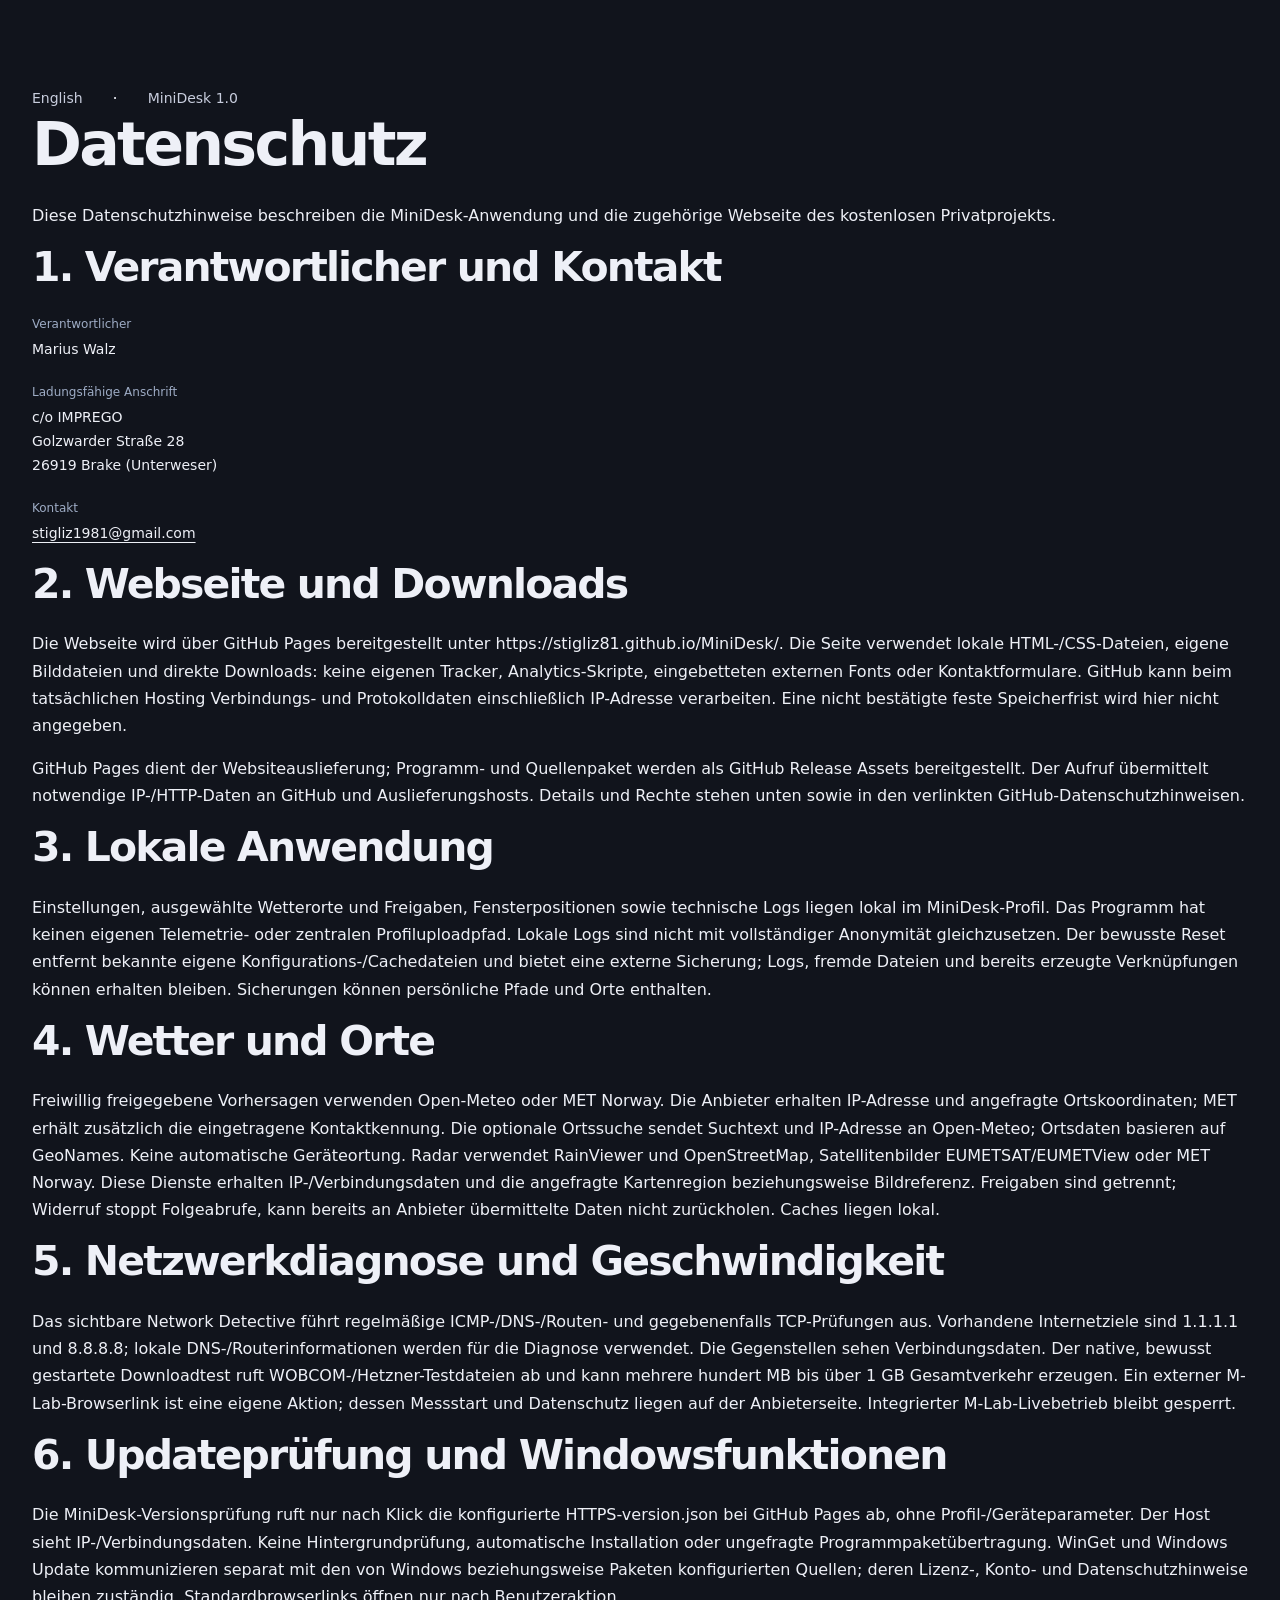
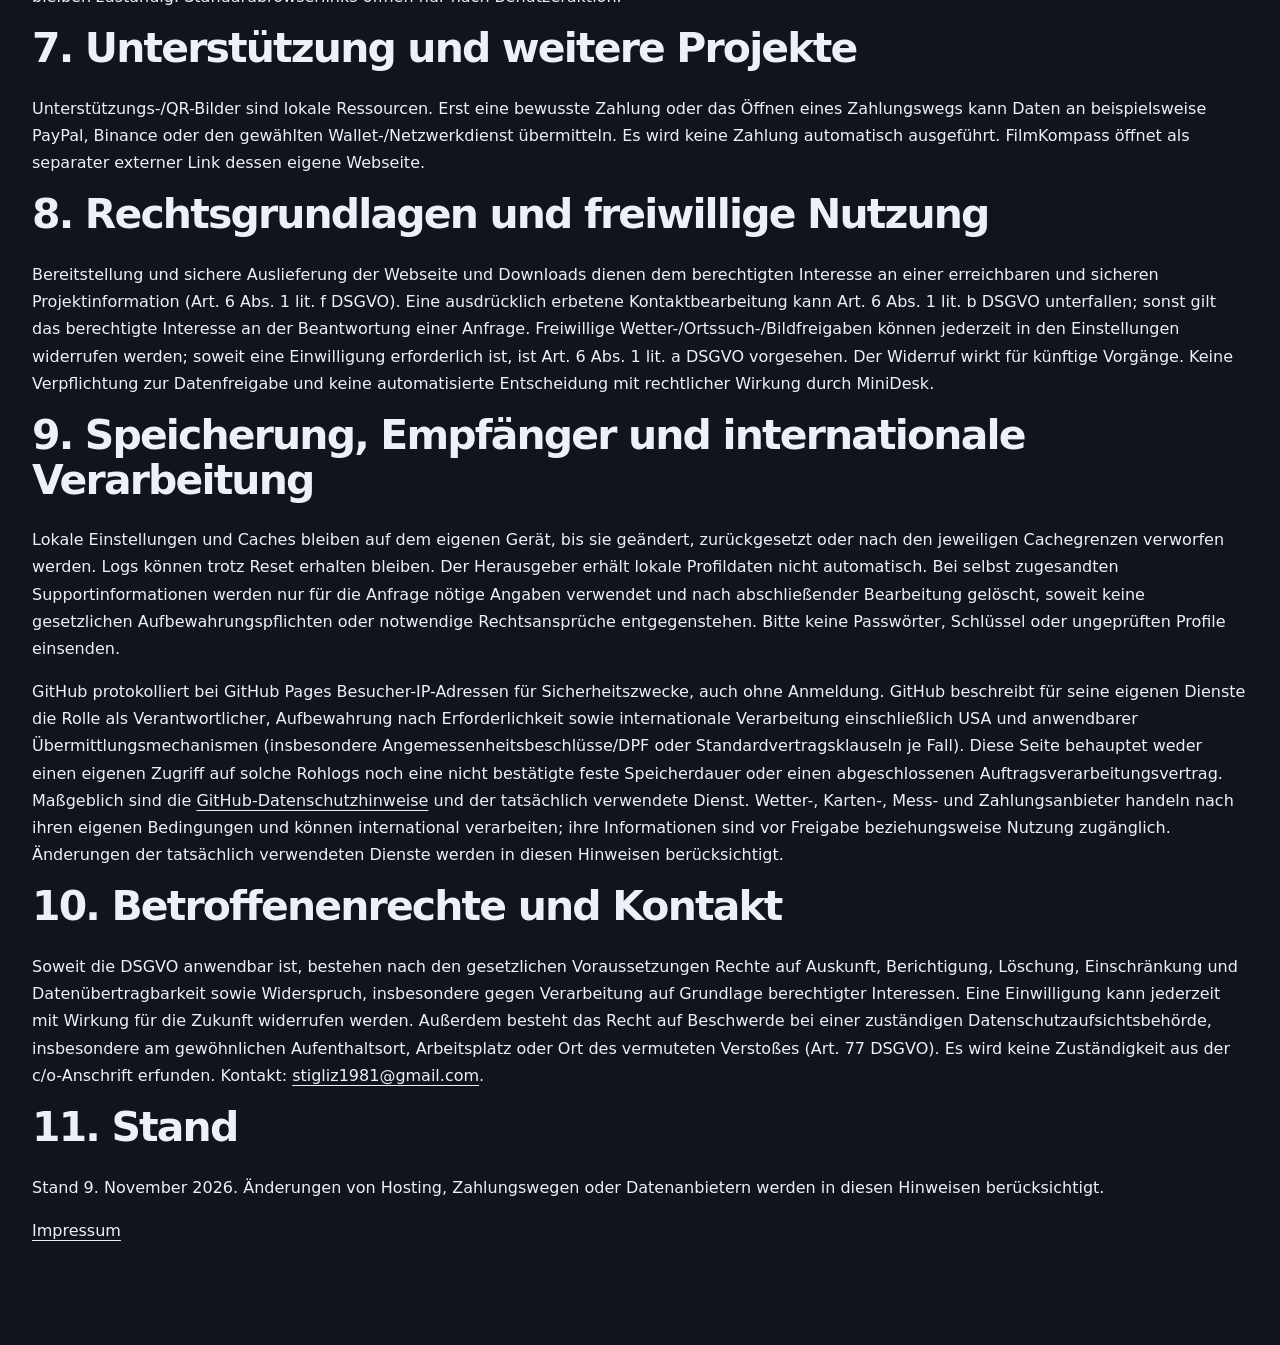
<file: datenschutz.html>
<!doctype html><html lang="de"><head><meta charset="utf-8"><meta name="viewport" content="width=device-width,initial-scale=1"><title>Datenschutz · MiniDesk 1.0</title><link rel="stylesheet" href="style.css"><link rel="canonical" href="https://stigliz81.github.io/MiniDesk/datenschutz.html"><link rel="alternate" hreflang="de" href="https://stigliz81.github.io/MiniDesk/datenschutz.html"><link rel="alternate" hreflang="en" href="https://stigliz81.github.io/MiniDesk/privacy-en.html"></head><body><main class="wrap section"><nav aria-label="Sprache"><a href="privacy-en.html">English</a> · <a href="index.html">MiniDesk 1.0</a></nav><h1>Datenschutz</h1><p>Diese Datenschutzhinweise beschreiben die MiniDesk-Anwendung und die zugehörige Webseite des kostenlosen Privatprojekts.</p><h2>1. Verantwortlicher und Kontakt</h2><dl><dt>Verantwortlicher</dt><dd>Marius Walz</dd><dt>Ladungsfähige Anschrift</dt><dd>c/o IMPREGO<br>Golzwarder Straße 28<br>26919 Brake (Unterweser)</dd><dt>Kontakt</dt><dd><a href="mailto:stigliz1981@gmail.com">stigliz1981@gmail.com</a></dd></dl><h2>2. Webseite und Downloads</h2><p>Die Webseite wird über GitHub Pages bereitgestellt unter https://stigliz81.github.io/MiniDesk/. Die Seite verwendet lokale HTML-/CSS-Dateien, eigene Bilddateien und direkte Downloads: keine eigenen Tracker, Analytics-Skripte, eingebetteten externen Fonts oder Kontaktformulare. GitHub kann beim tatsächlichen Hosting Verbindungs- und Protokolldaten einschließlich IP-Adresse verarbeiten. Eine nicht bestätigte feste Speicherfrist wird hier nicht angegeben.</p><p>GitHub Pages dient der Websiteauslieferung; Programm- und Quellenpaket werden als GitHub Release Assets bereitgestellt. Der Aufruf übermittelt notwendige IP-/HTTP-Daten an GitHub und Auslieferungshosts. Details und Rechte stehen unten sowie in den verlinkten GitHub-Datenschutzhinweisen.</p><h2>3. Lokale Anwendung</h2><p>Einstellungen, ausgewählte Wetterorte und Freigaben, Fensterpositionen sowie technische Logs liegen lokal im MiniDesk-Profil. Das Programm hat keinen eigenen Telemetrie- oder zentralen Profiluploadpfad. Lokale Logs sind nicht mit vollständiger Anonymität gleichzusetzen. Der bewusste Reset entfernt bekannte eigene Konfigurations-/Cachedateien und bietet eine externe Sicherung; Logs, fremde Dateien und bereits erzeugte Verknüpfungen können erhalten bleiben. Sicherungen können persönliche Pfade und Orte enthalten.</p><h2>4. Wetter und Orte</h2><p>Freiwillig freigegebene Vorhersagen verwenden Open-Meteo oder MET Norway. Die Anbieter erhalten IP-Adresse und angefragte Ortskoordinaten; MET erhält zusätzlich die eingetragene Kontaktkennung. Die optionale Ortssuche sendet Suchtext und IP-Adresse an Open-Meteo; Ortsdaten basieren auf GeoNames. Keine automatische Geräteortung. Radar verwendet RainViewer und OpenStreetMap, Satellitenbilder EUMETSAT/EUMETView oder MET Norway. Diese Dienste erhalten IP-/Verbindungsdaten und die angefragte Kartenregion beziehungsweise Bildreferenz. Freigaben sind getrennt; Widerruf stoppt Folgeabrufe, kann bereits an Anbieter übermittelte Daten nicht zurückholen. Caches liegen lokal.</p><h2>5. Netzwerkdiagnose und Geschwindigkeit</h2><p>Das sichtbare Network Detective führt regelmäßige ICMP-/DNS-/Routen- und gegebenenfalls TCP-Prüfungen aus. Vorhandene Internetziele sind 1.1.1.1 und 8.8.8.8; lokale DNS-/Routerinformationen werden für die Diagnose verwendet. Die Gegenstellen sehen Verbindungsdaten. Der native, bewusst gestartete Downloadtest ruft WOBCOM-/Hetzner-Testdateien ab und kann mehrere hundert MB bis über 1 GB Gesamtverkehr erzeugen. Ein externer M-Lab-Browserlink ist eine eigene Aktion; dessen Messstart und Datenschutz liegen auf der Anbieterseite. Integrierter M-Lab-Livebetrieb bleibt gesperrt.</p><h2>6. Updateprüfung und Windowsfunktionen</h2><p>Die MiniDesk-Versionsprüfung ruft nur nach Klick die konfigurierte HTTPS-version.json bei GitHub Pages ab, ohne Profil-/Geräteparameter. Der Host sieht IP-/Verbindungsdaten. Keine Hintergrundprüfung, automatische Installation oder ungefragte Programmpaketübertragung. WinGet und Windows Update kommunizieren separat mit den von Windows beziehungsweise Paketen konfigurierten Quellen; deren Lizenz-, Konto- und Datenschutzhinweise bleiben zuständig. Standardbrowserlinks öffnen nur nach Benutzeraktion.</p><h2>7. Unterstützung und weitere Projekte</h2><p>Unterstützungs-/QR-Bilder sind lokale Ressourcen. Erst eine bewusste Zahlung oder das Öffnen eines Zahlungswegs kann Daten an beispielsweise PayPal, Binance oder den gewählten Wallet-/Netzwerkdienst übermitteln. Es wird keine Zahlung automatisch ausgeführt. FilmKompass öffnet als separater externer Link dessen eigene Webseite.</p><h2>8. Rechtsgrundlagen und freiwillige Nutzung</h2><p>Bereitstellung und sichere Auslieferung der Webseite und Downloads dienen dem berechtigten Interesse an einer erreichbaren und sicheren Projektinformation (Art. 6 Abs. 1 lit. f DSGVO). Eine ausdrücklich erbetene Kontaktbearbeitung kann Art. 6 Abs. 1 lit. b DSGVO unterfallen; sonst gilt das berechtigte Interesse an der Beantwortung einer Anfrage. Freiwillige Wetter-/Ortssuch-/Bildfreigaben können jederzeit in den Einstellungen widerrufen werden; soweit eine Einwilligung erforderlich ist, ist Art. 6 Abs. 1 lit. a DSGVO vorgesehen. Der Widerruf wirkt für künftige Vorgänge. Keine Verpflichtung zur Datenfreigabe und keine automatisierte Entscheidung mit rechtlicher Wirkung durch MiniDesk.</p><h2>9. Speicherung, Empfänger und internationale Verarbeitung</h2><p>Lokale Einstellungen und Caches bleiben auf dem eigenen Gerät, bis sie geändert, zurückgesetzt oder nach den jeweiligen Cachegrenzen verworfen werden. Logs können trotz Reset erhalten bleiben. Der Herausgeber erhält lokale Profildaten nicht automatisch. Bei selbst zugesandten Supportinformationen werden nur für die Anfrage nötige Angaben verwendet und nach abschließender Bearbeitung gelöscht, soweit keine gesetzlichen Aufbewahrungspflichten oder notwendige Rechtsansprüche entgegenstehen. Bitte keine Passwörter, Schlüssel oder ungeprüften Profile einsenden.</p><p>GitHub protokolliert bei GitHub Pages Besucher-IP-Adressen für Sicherheitszwecke, auch ohne Anmeldung. GitHub beschreibt für seine eigenen Dienste die Rolle als Verantwortlicher, Aufbewahrung nach Erforderlichkeit sowie internationale Verarbeitung einschließlich USA und anwendbarer Übermittlungsmechanismen (insbesondere Angemessenheitsbeschlüsse/DPF oder Standardvertragsklauseln je Fall). Diese Seite behauptet weder einen eigenen Zugriff auf solche Rohlogs noch eine nicht bestätigte feste Speicherdauer oder einen abgeschlossenen Auftragsverarbeitungsvertrag. Maßgeblich sind die <a href="https://docs.github.com/en/site-policy/privacy-policies/github-general-privacy-statement">GitHub-Datenschutzhinweise</a> und der tatsächlich verwendete Dienst. Wetter-, Karten-, Mess- und Zahlungsanbieter handeln nach ihren eigenen Bedingungen und können international verarbeiten; ihre Informationen sind vor Freigabe beziehungsweise Nutzung zugänglich. Änderungen der tatsächlich verwendeten Dienste werden in diesen Hinweisen berücksichtigt.</p><h2>10. Betroffenenrechte und Kontakt</h2><p>Soweit die DSGVO anwendbar ist, bestehen nach den gesetzlichen Voraussetzungen Rechte auf Auskunft, Berichtigung, Löschung, Einschränkung und Datenübertragbarkeit sowie Widerspruch, insbesondere gegen Verarbeitung auf Grundlage berechtigter Interessen. Eine Einwilligung kann jederzeit mit Wirkung für die Zukunft widerrufen werden. Außerdem besteht das Recht auf Beschwerde bei einer zuständigen Datenschutzaufsichtsbehörde, insbesondere am gewöhnlichen Aufenthaltsort, Arbeitsplatz oder Ort des vermuteten Verstoßes (Art. 77 DSGVO). Es wird keine Zuständigkeit aus der c/o-Anschrift erfunden. Kontakt: <a href="mailto:stigliz1981@gmail.com">stigliz1981@gmail.com</a>.</p><h2>11. Stand</h2><p>Stand 9. November 2026. Änderungen von Hosting, Zahlungswegen oder Datenanbietern werden in diesen Hinweisen berücksichtigt.</p><p><a href="impressum.html">Impressum</a></p></main></body></html>
</file>
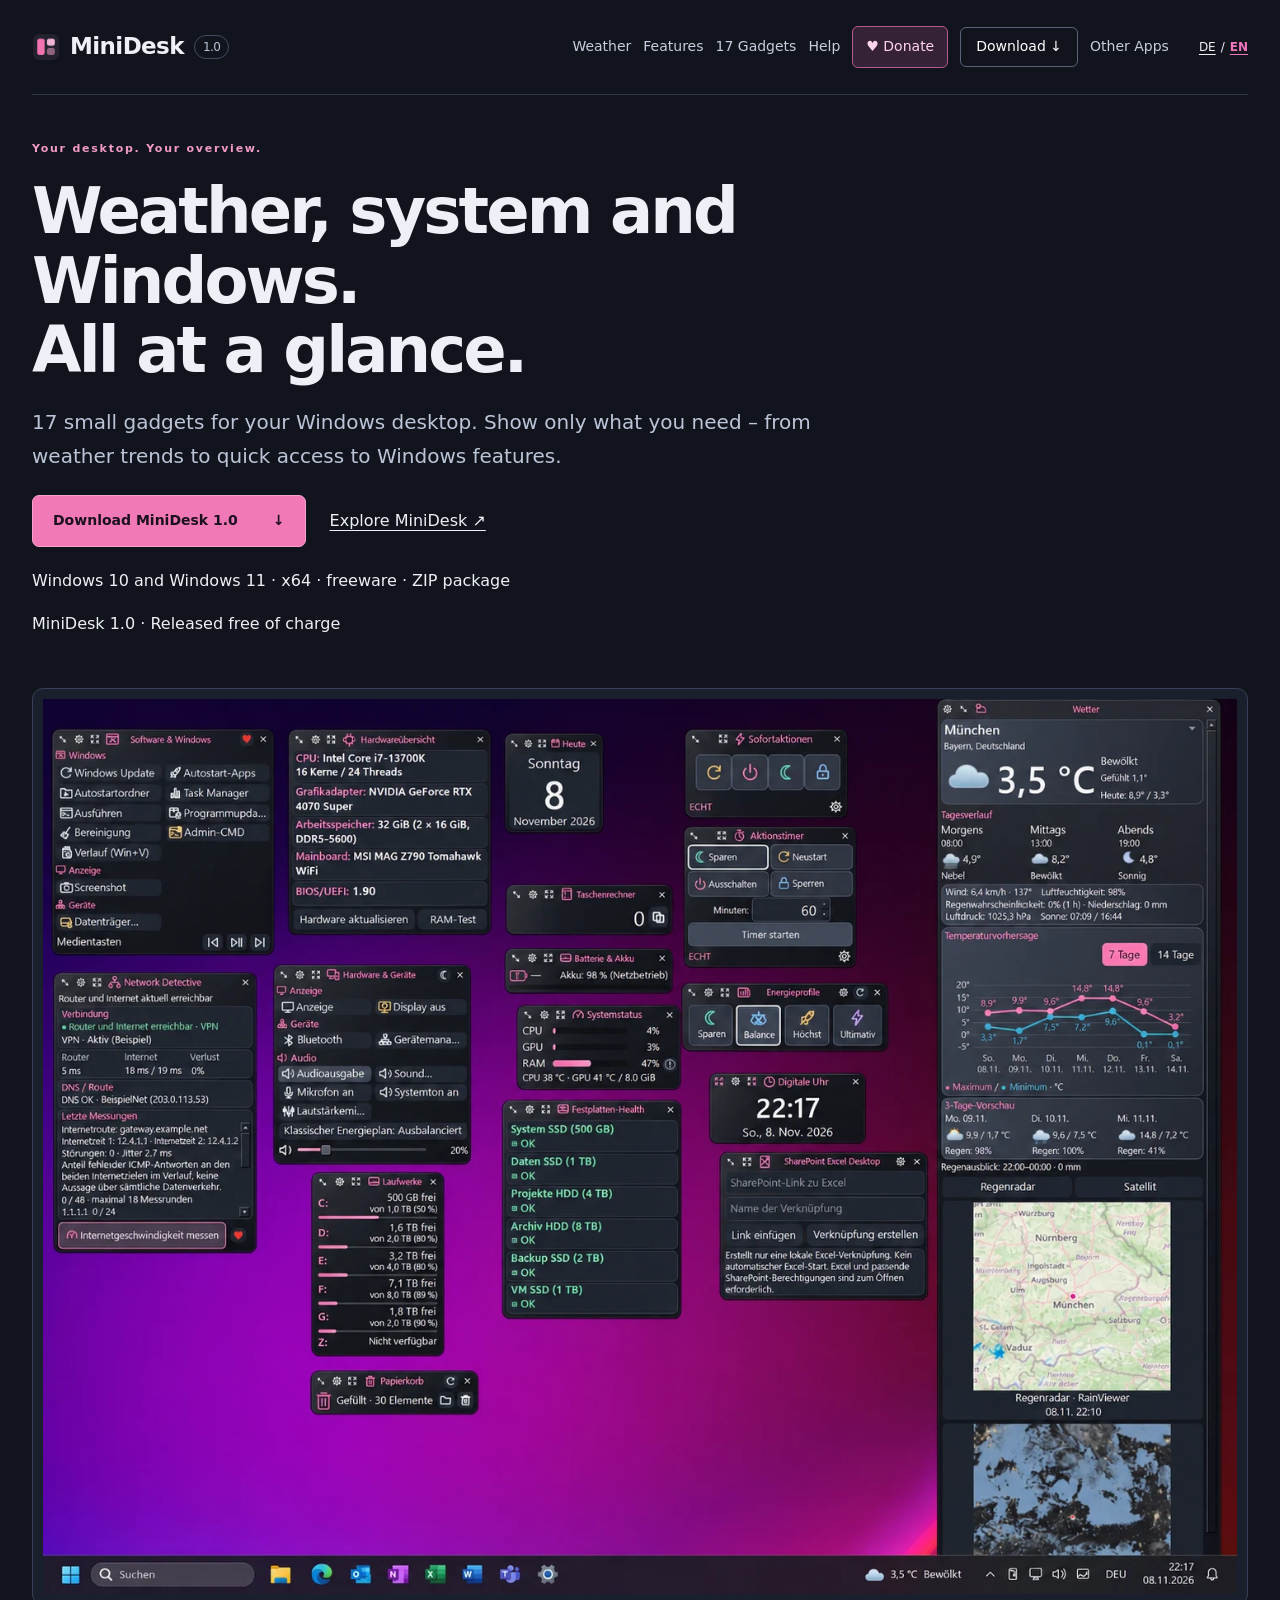
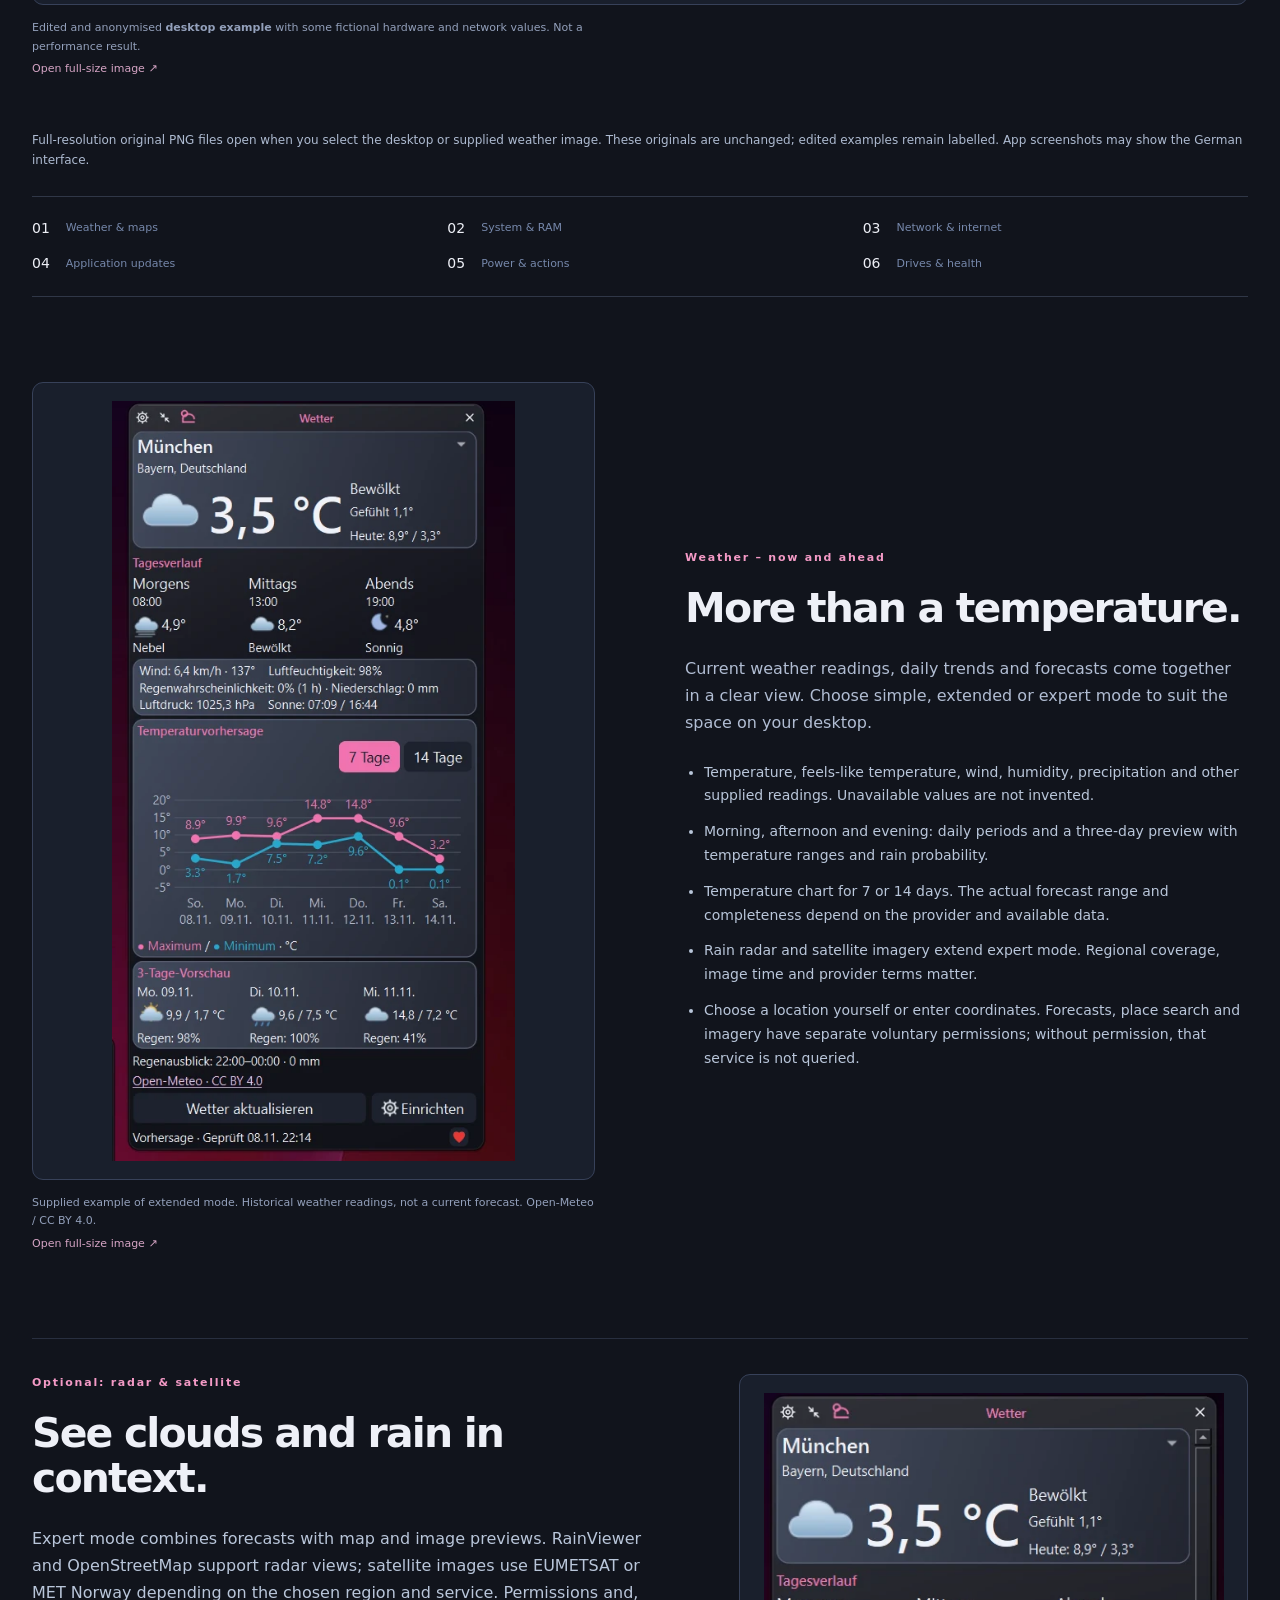
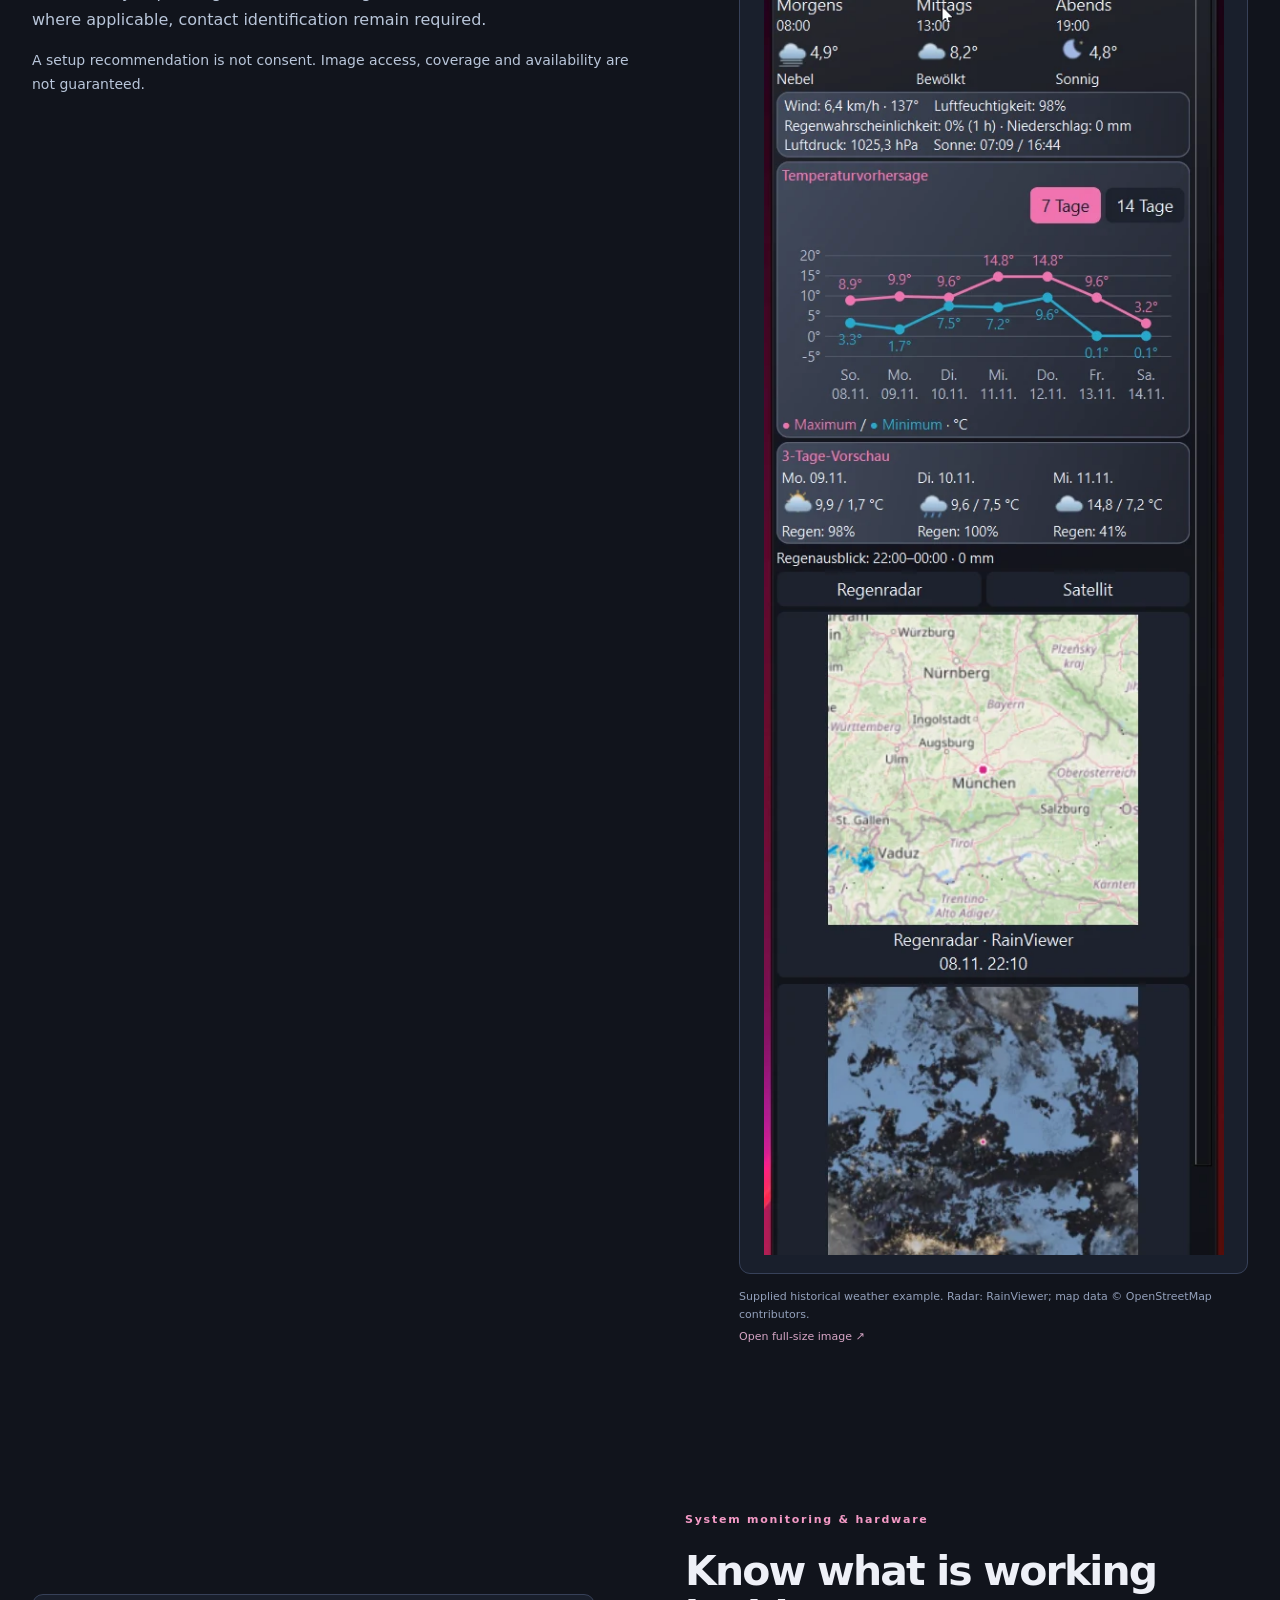
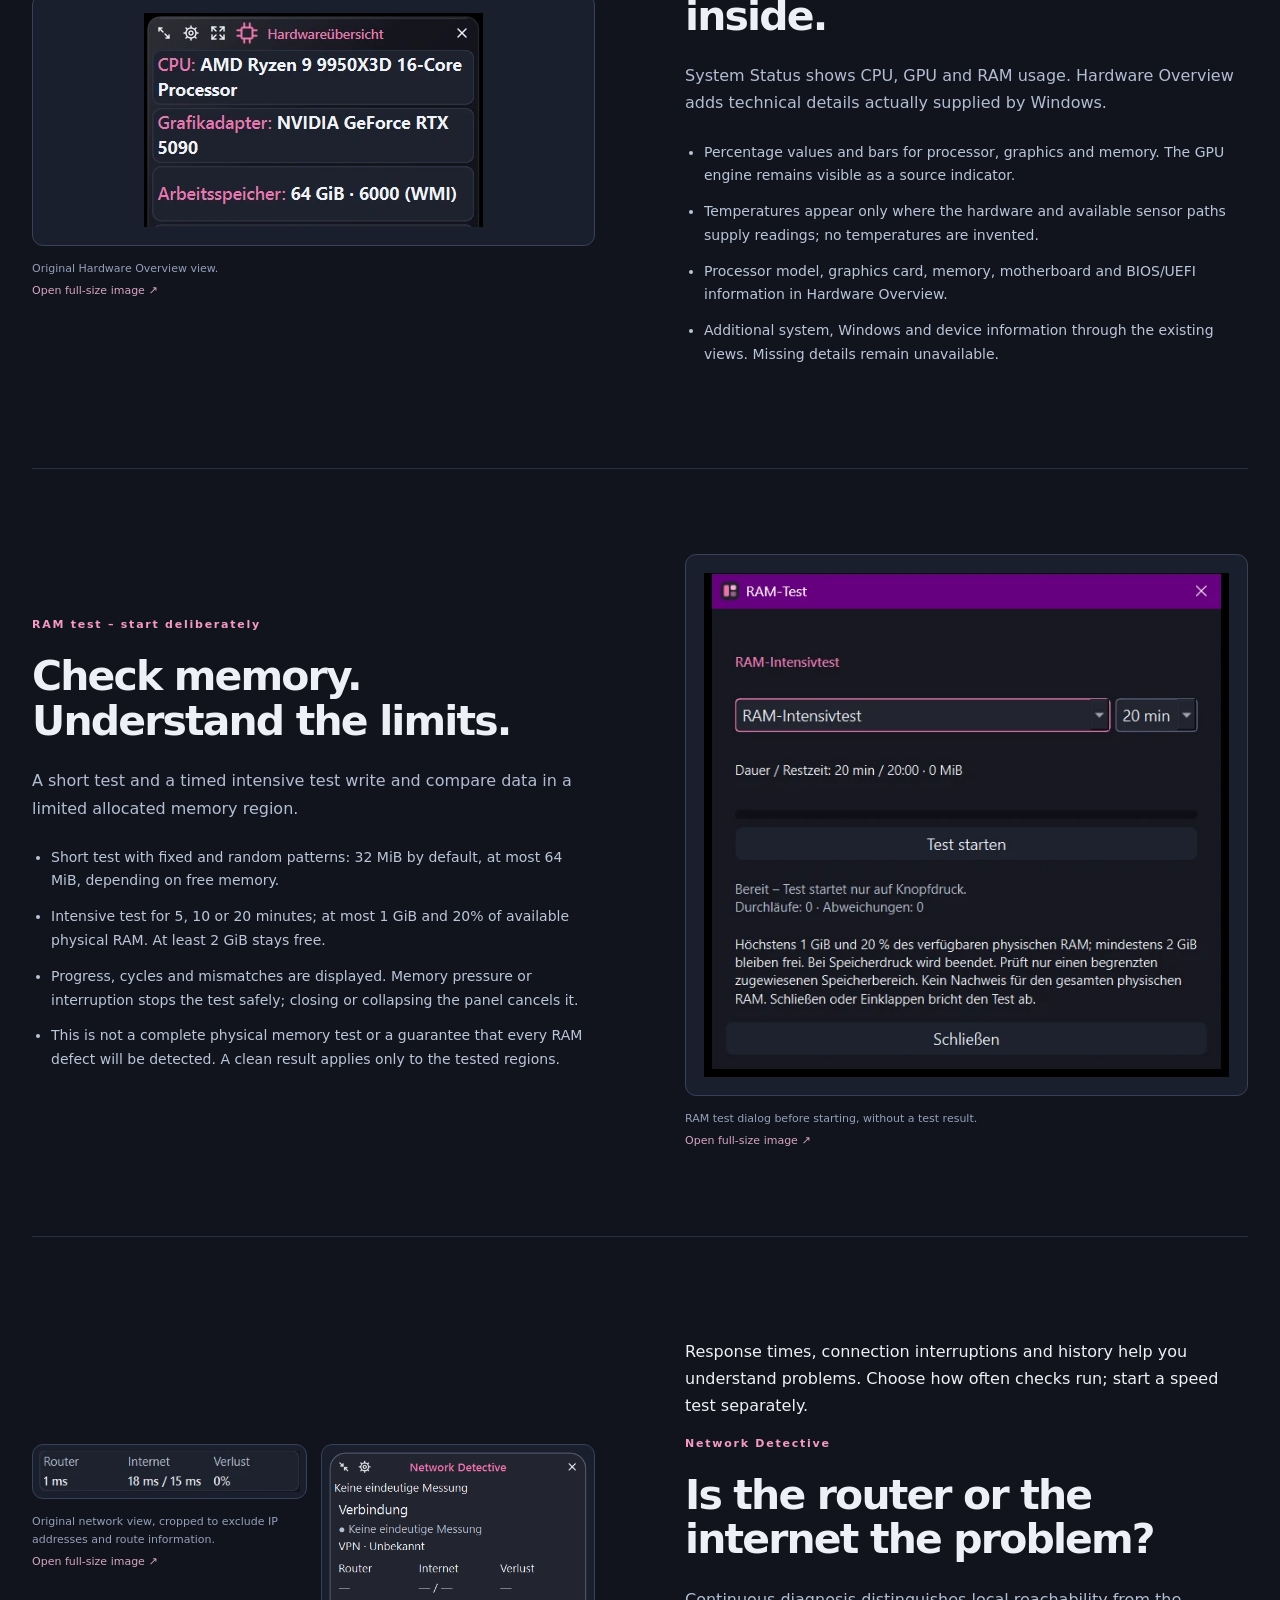
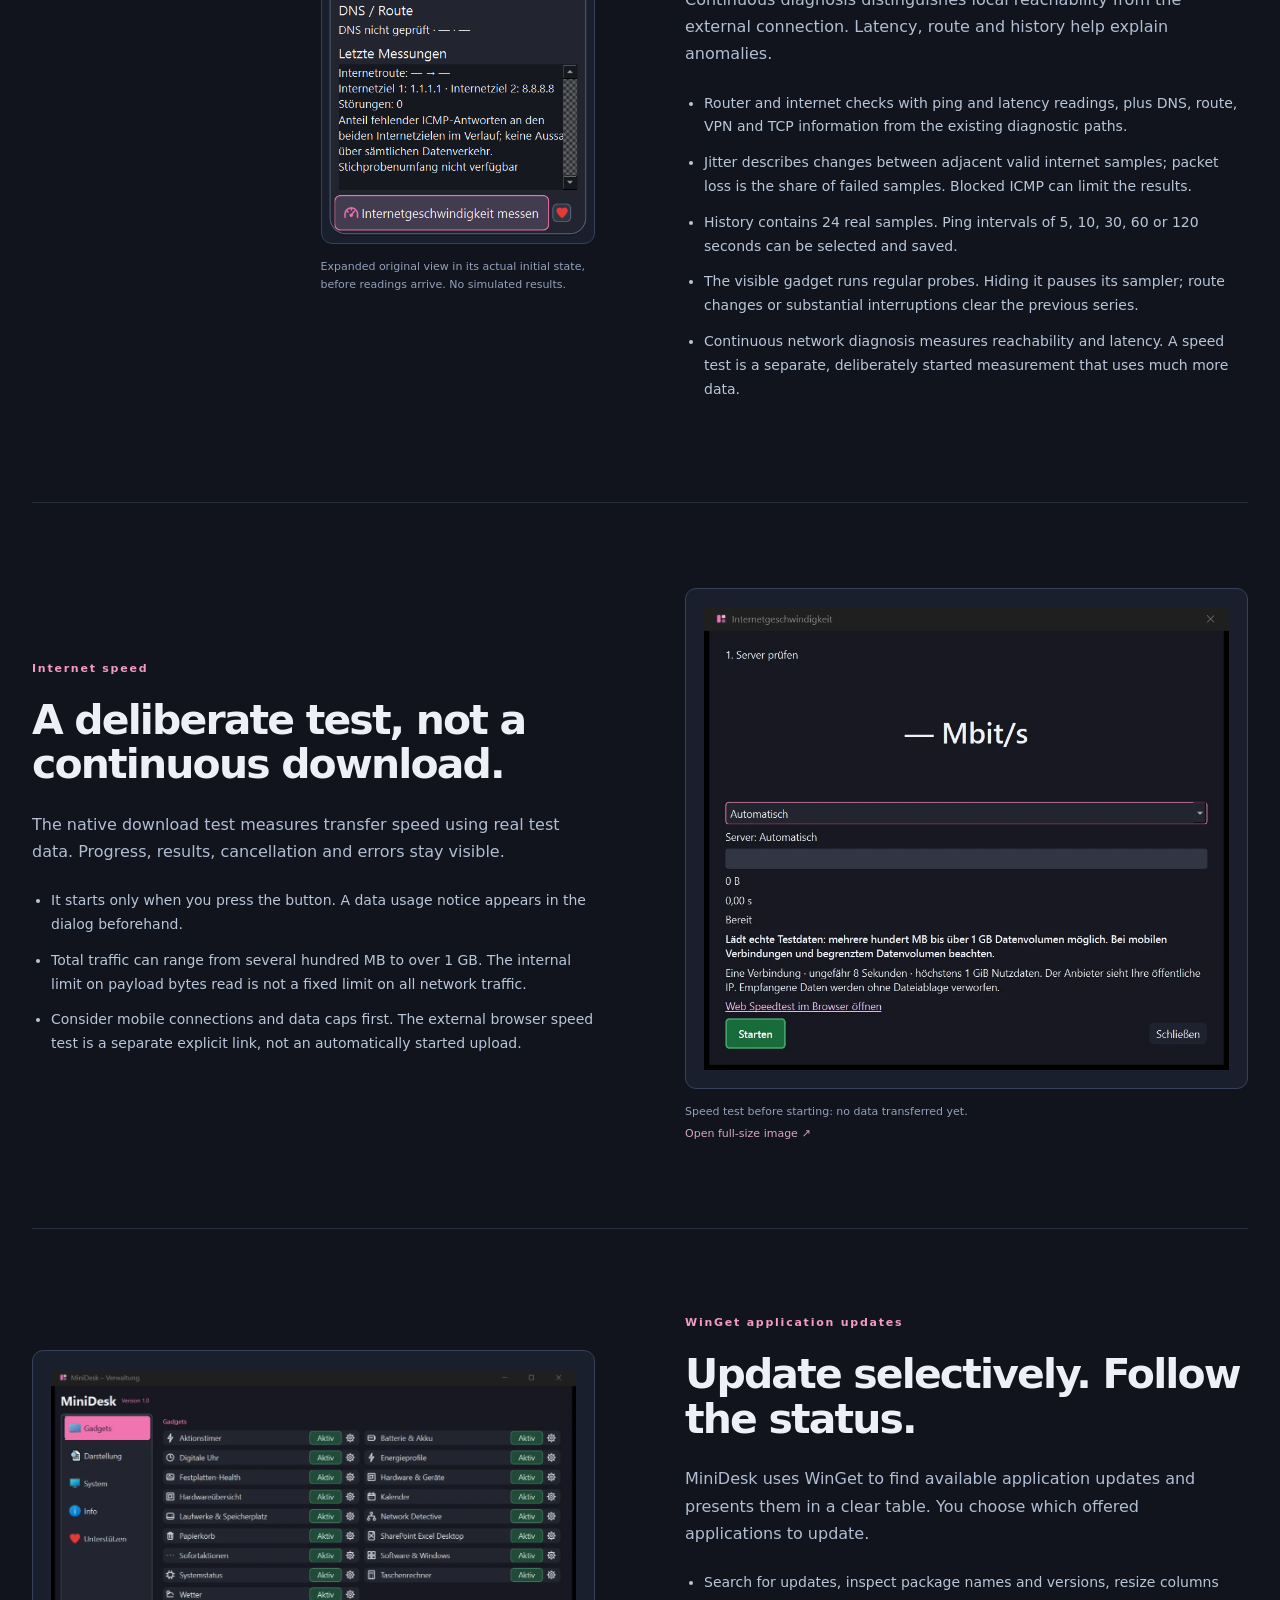
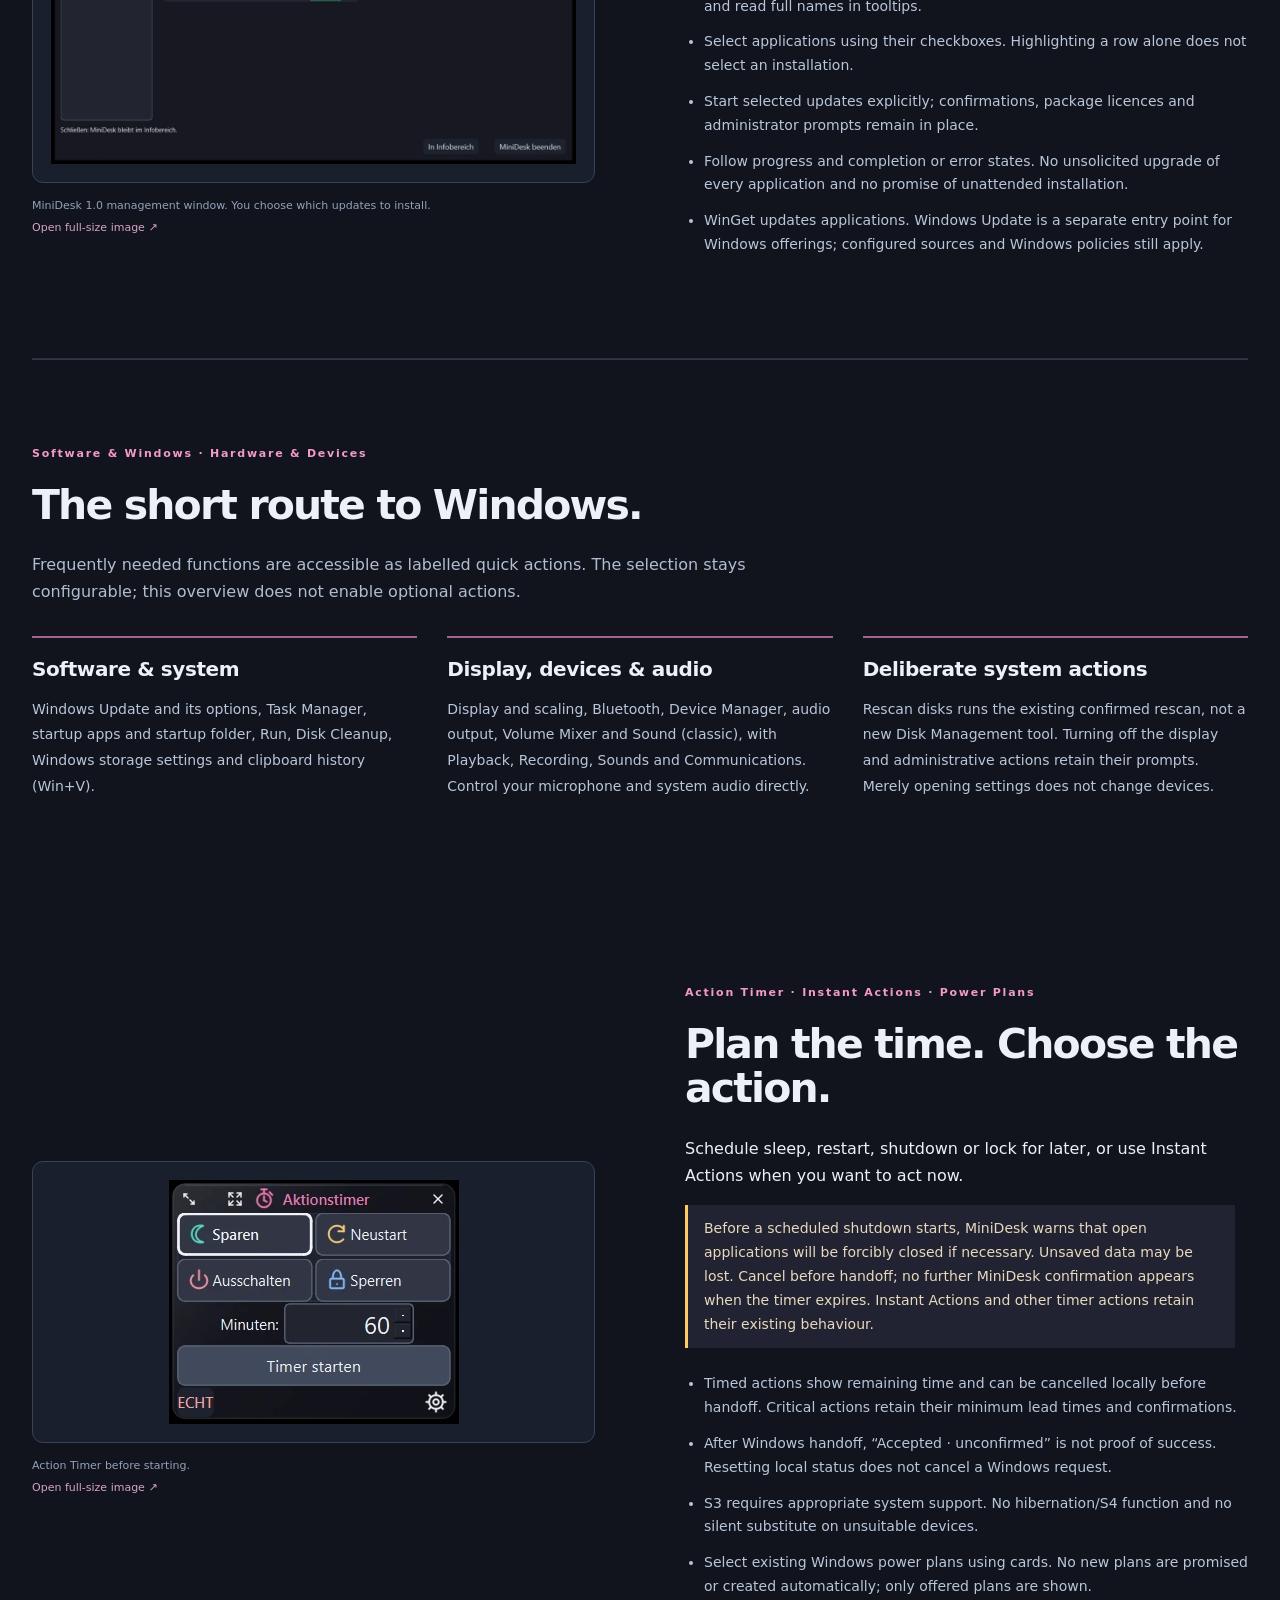
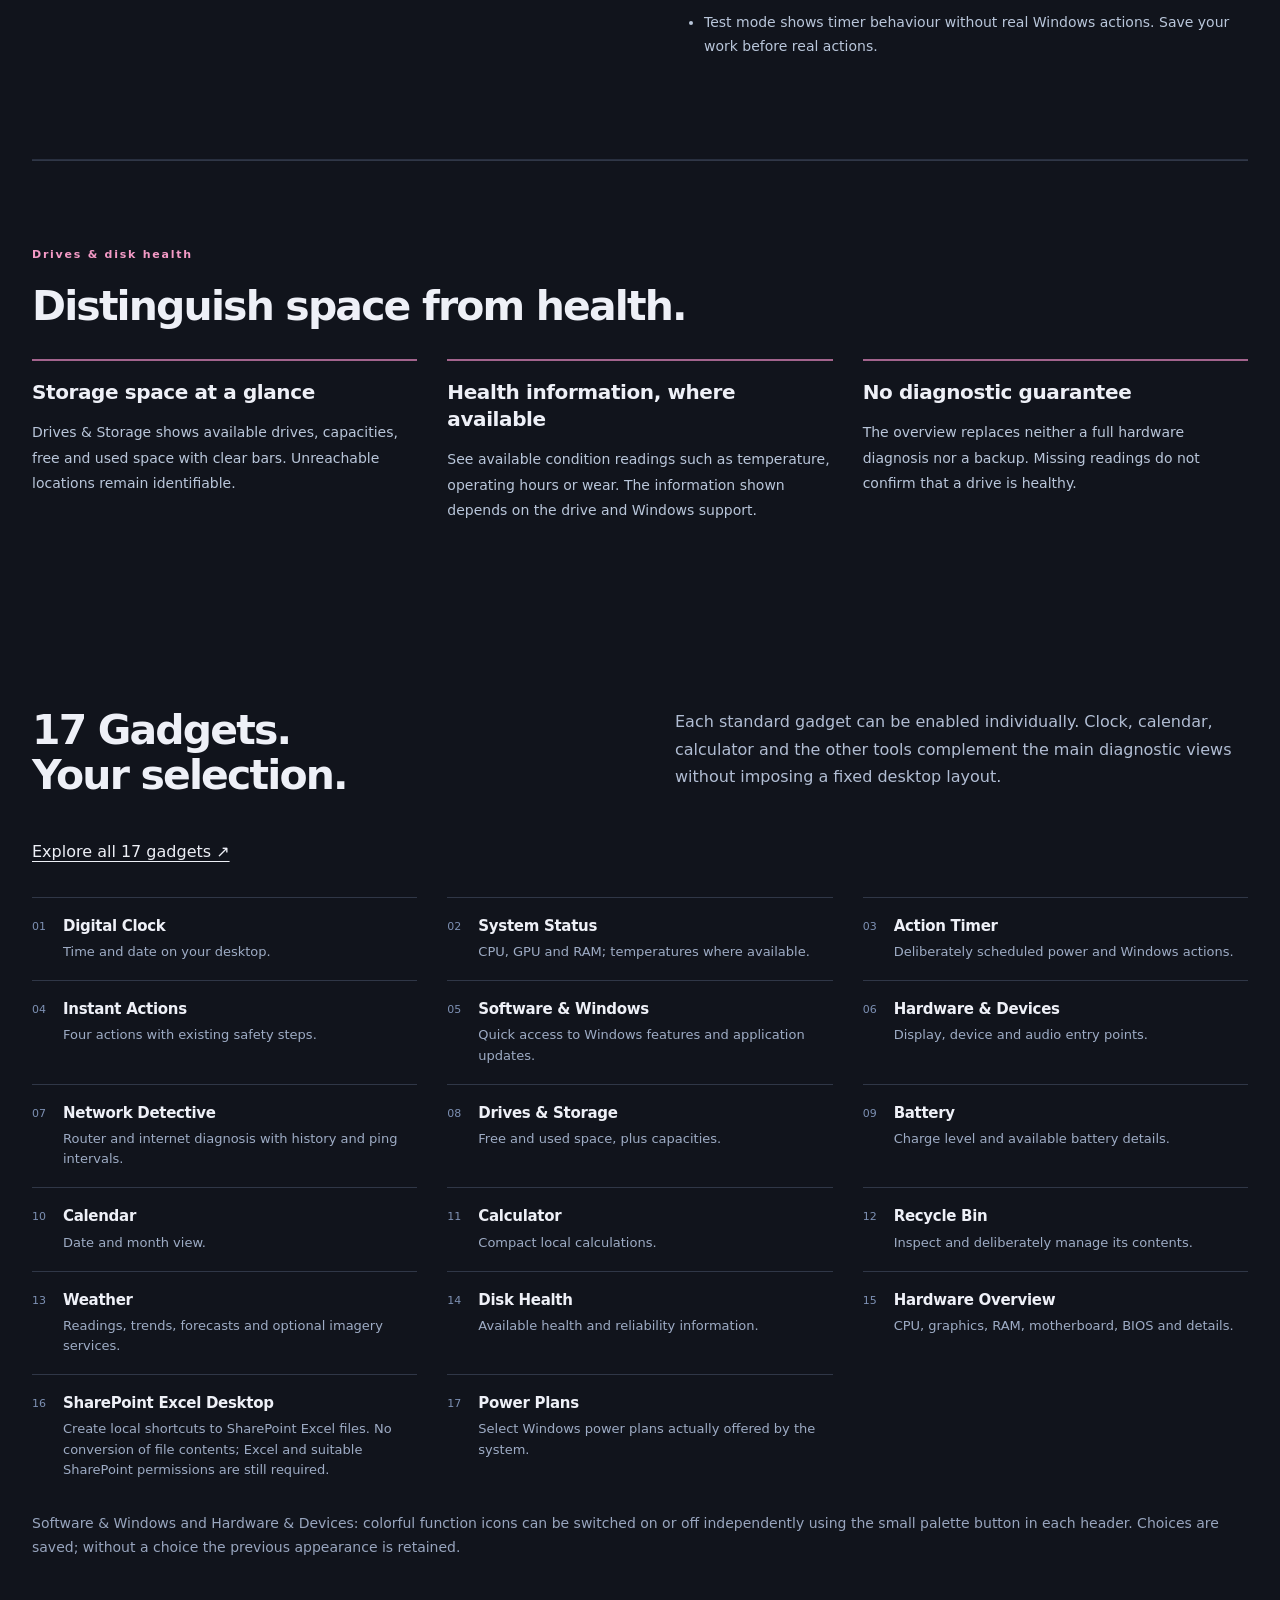
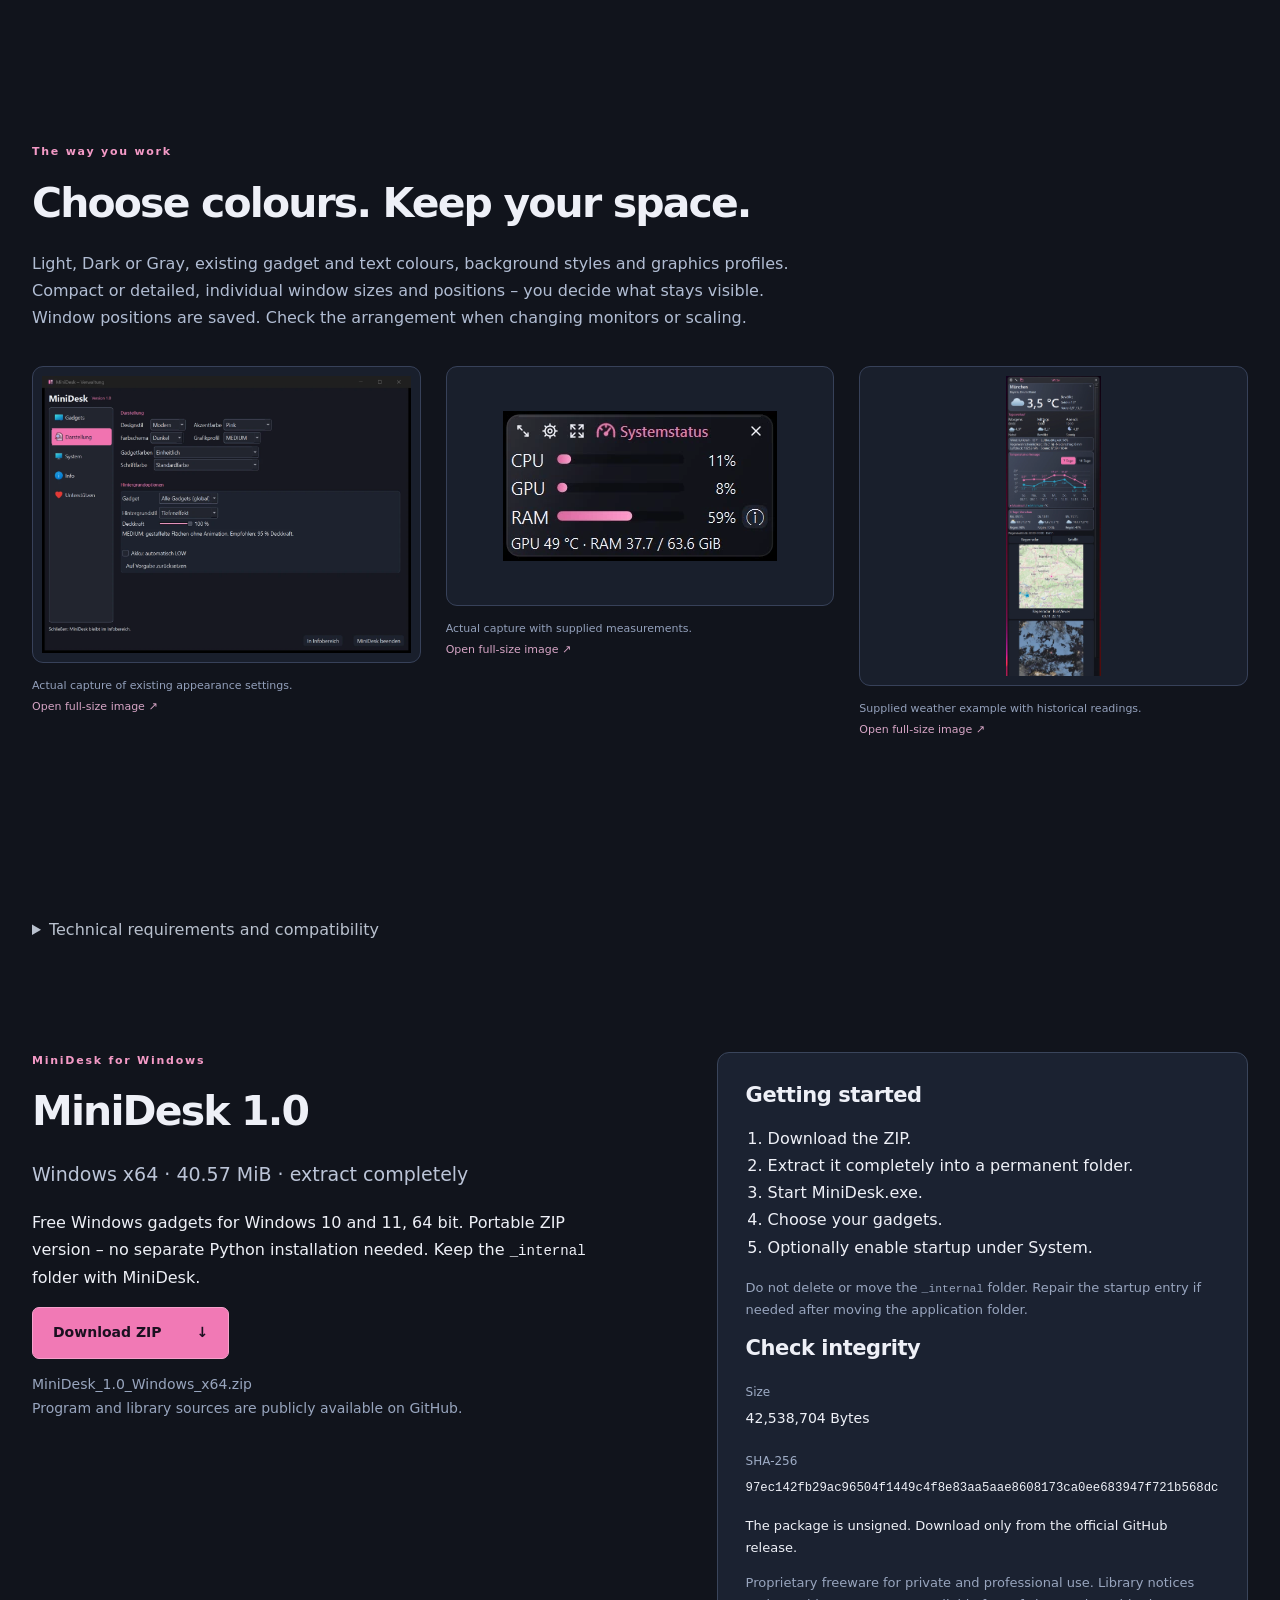
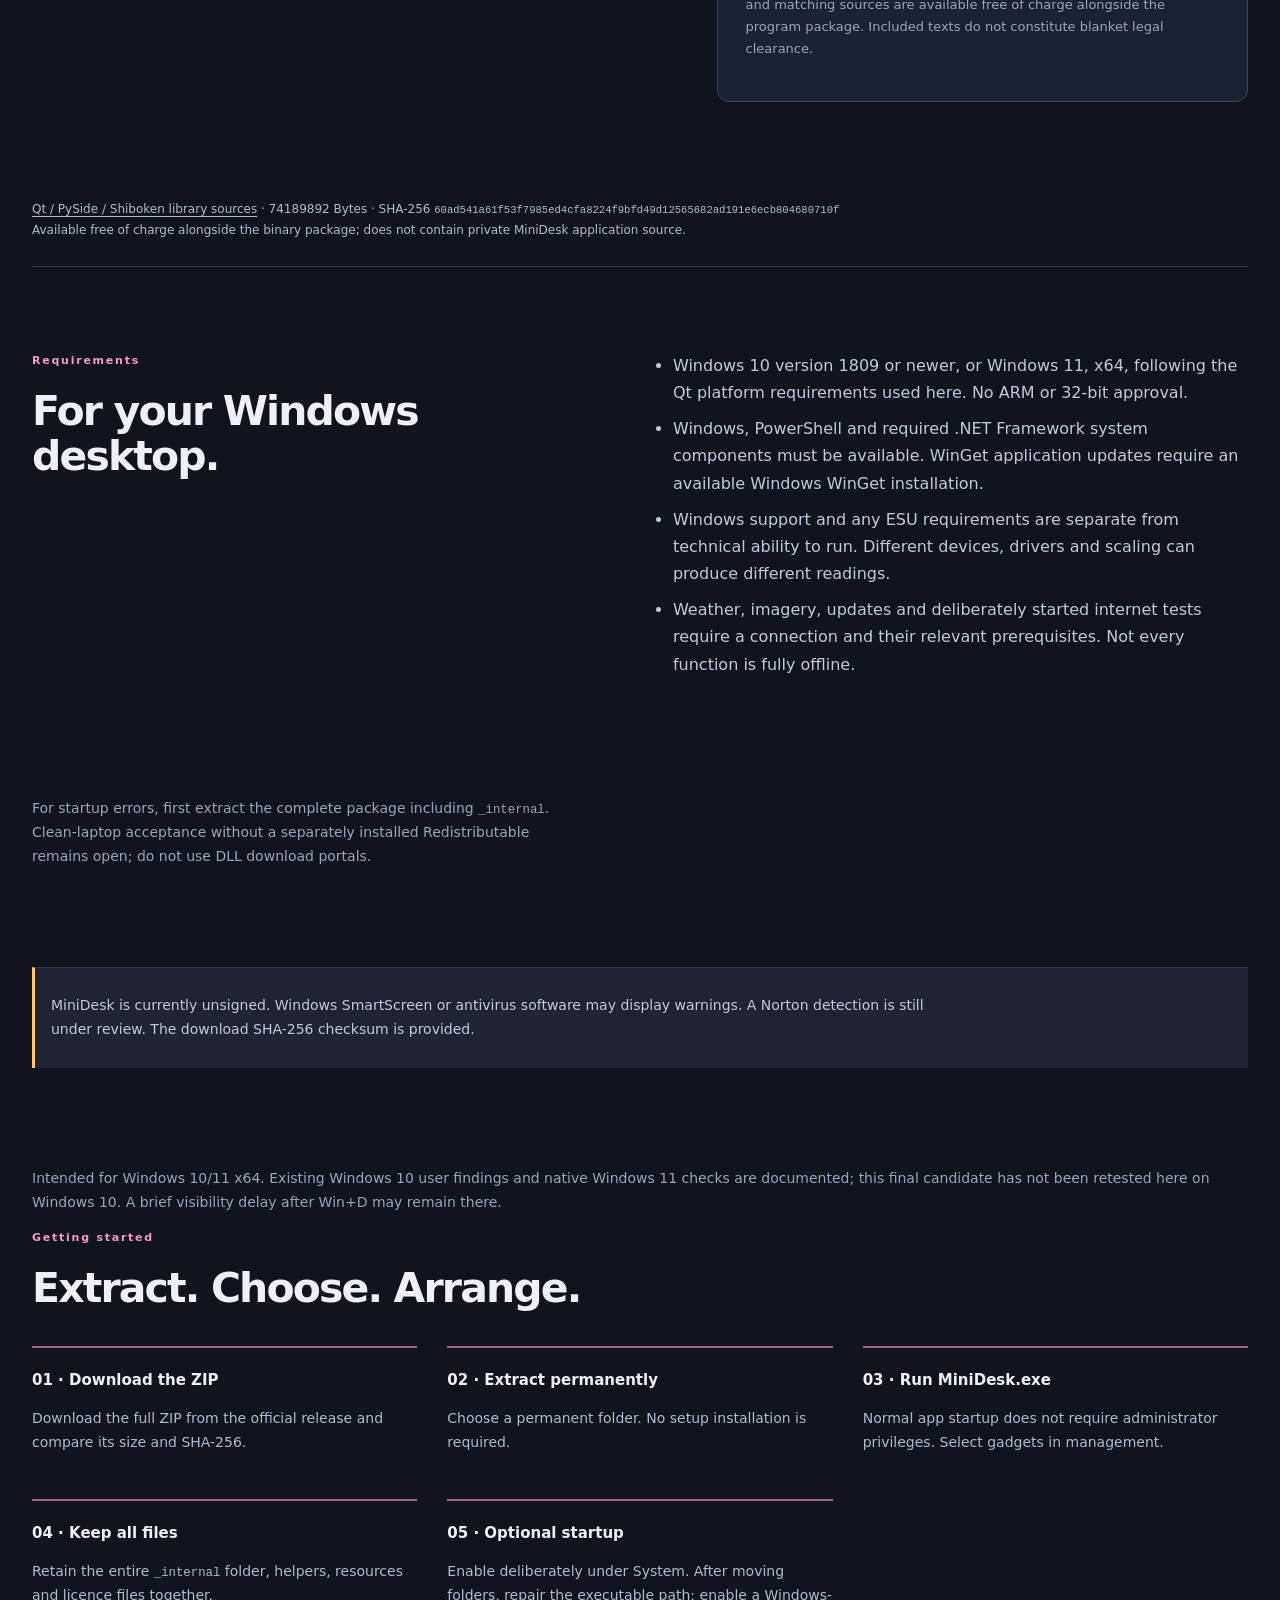
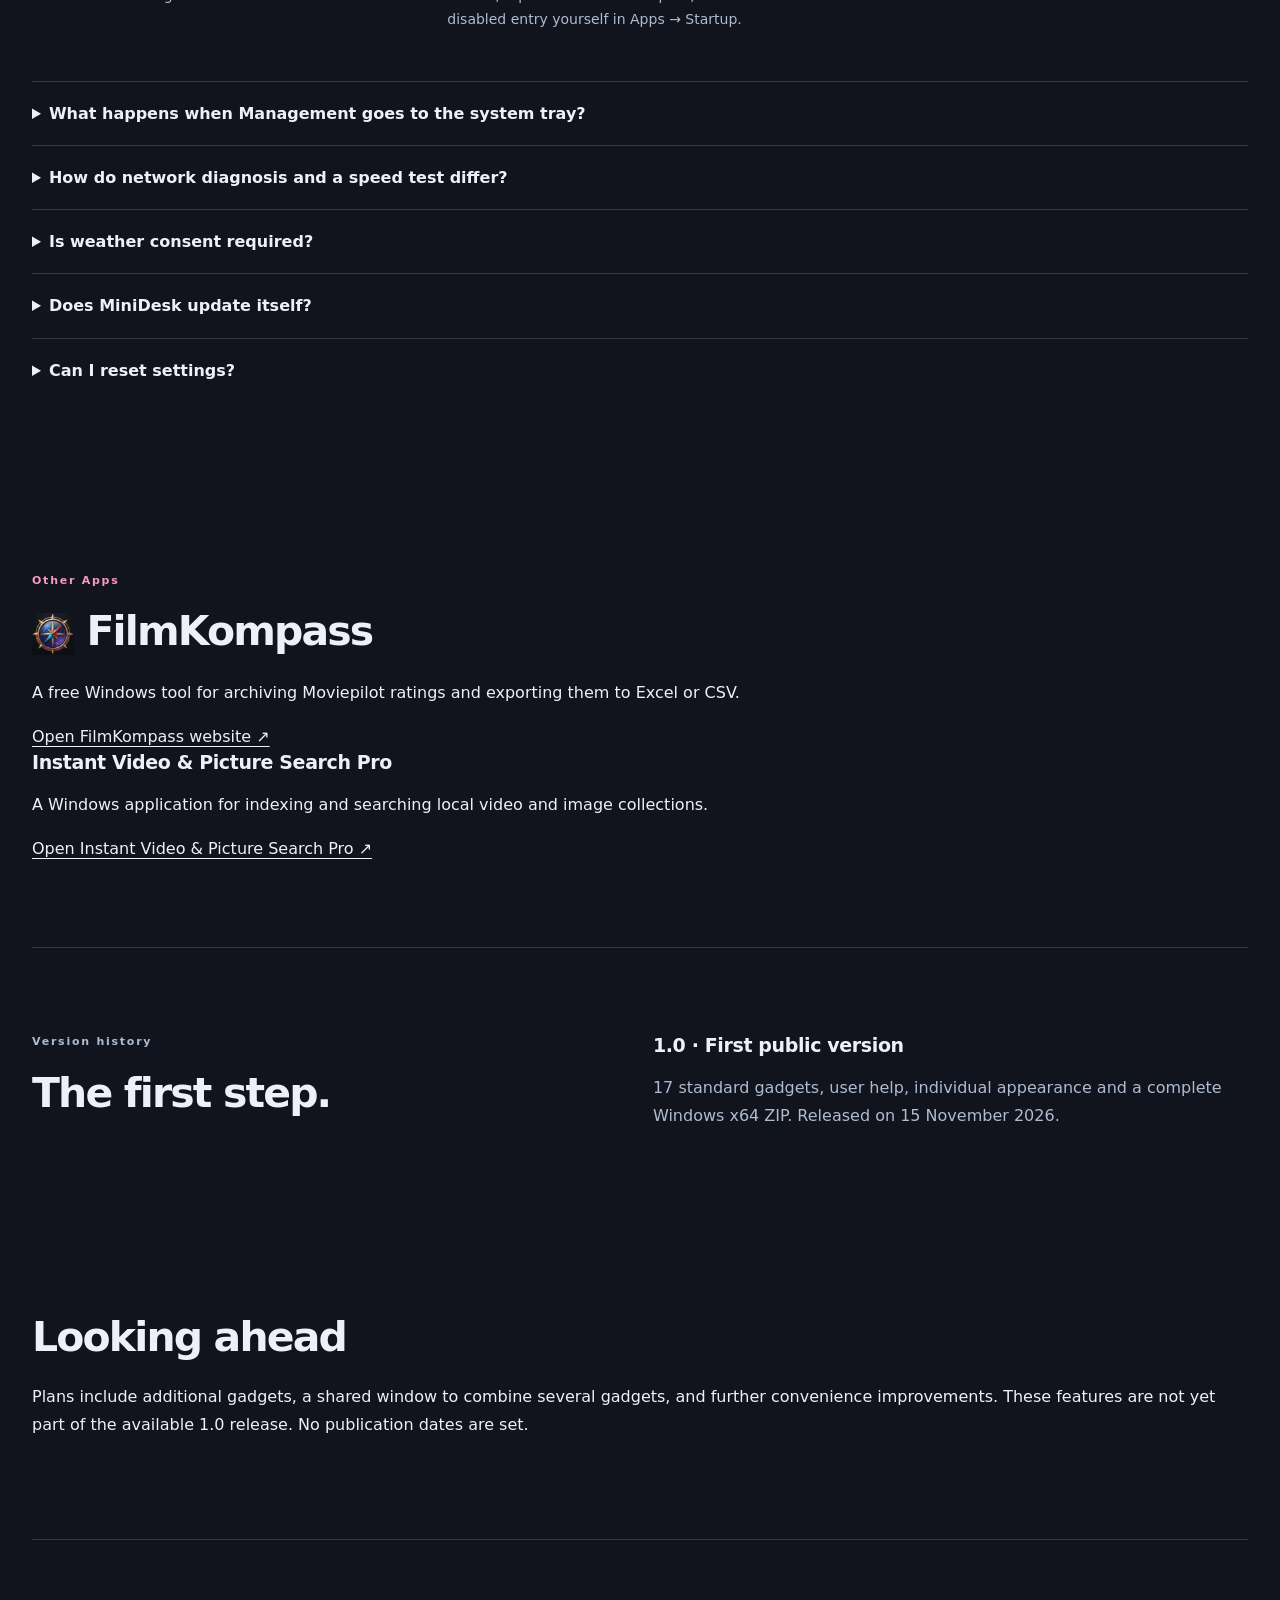
<file: en.html>
<!doctype html><html lang="en"><head><meta charset="utf-8"><meta name="viewport" content="width=device-width,initial-scale=1"><meta name="description" content="17 Windows desktop gadgets for weather, system readings, network diagnosis and Windows shortcuts. Download MiniDesk 1.0 free as a portable Windows x64 app."><title>MiniDesk 1.0 – Windows Desktop Gadgets for Weather &amp; System</title><link rel="icon" href="assets/favicon.ico"><link rel="stylesheet" href="style.css?v=web-release-03"><link rel="icon" href="assets/favicon.ico" type="image/x-icon"><link rel="canonical" href="https://stigliz81.github.io/MiniDesk/en.html"><link rel="alternate" hreflang="de" href="https://stigliz81.github.io/MiniDesk/"><link rel="alternate" hreflang="en" href="https://stigliz81.github.io/MiniDesk/en.html"><meta property="og:type" content="website"><meta property="og:site_name" content="MiniDesk"><meta property="og:title" content="MiniDesk 1.0 – Windows Desktop Gadgets for Weather &amp; System"><meta property="og:description" content="17 Windows desktop gadgets for weather, system readings, network diagnosis and Windows shortcuts. Download MiniDesk 1.0 free as a portable Windows x64 app."><meta property="og:url" content="https://stigliz81.github.io/MiniDesk/en.html"><meta property="og:locale" content="en_US"><meta property="og:image" content="https://stigliz81.github.io/MiniDesk/assets/overview.webp"><meta property="og:image:width" content="652"><meta property="og:image:height" content="639"><meta property="og:image:alt" content="Four actual MiniDesk gadget windows"></head><body><a class="skip" href="#inhalt">Skip to content</a><header class="wrap"><a class="brand" href="#"><img src="assets/favicon.ico" alt="" width="28" height="28">MiniDesk <span>1.0</span></a><nav aria-label="Main navigation"><a href="#wetter">Weather</a><a href="#funktionen">Features</a><a href="#gadgets">17 Gadgets</a><a href="#hilfe">Help</a><a class="nav-support" href="#support">♥ Donate</a><a class="nav-download" href="#download">Download ↓</a><a href="#projects">Other Apps</a></nav><div class="language-switch" aria-label="Language"><a lang="de" hreflang="de" href="index.html">DE</a><span aria-hidden="true"> / </span><a lang="en" hreflang="en" href="en.html" aria-current="page">EN</a></div></header><main id="inhalt"><section class="hero compact-hero wrap"><div><p class="eyebrow">Your desktop. Your overview.</p><h1>Weather, system and Windows.<br><span>All at a glance.</span></h1><p class="lead">17 small gadgets for your Windows desktop. Show only what you need – from weather trends to quick access to Windows features.</p><div class="hero-actions"><a class="button" href="https://github.com/stigliz81/MiniDesk/releases/download/v1.0/MiniDesk_1.0_Windows_x64.zip" download>Download MiniDesk 1.0 <span>↓</span></a><a class="text-link" href="#wetter">Explore MiniDesk ↗</a></div><p class="platform">Windows 10 and Windows 11 · x64 · freeware · ZIP package</p><p class="status-note">MiniDesk 1.0 · Released free of charge</p></div></section><section class="desktop-showcase wrap"><figure class=""><a class="zoom" href="originals/dashboard.png" target="_blank" rel="noopener" aria-label="MiniDesk gadgets arranged on a Windows desktop – enlarge image"><img src="assets/dashboard-example.webp" alt="MiniDesk gadgets arranged on a Windows desktop" loading="lazy" decoding="async"></a><figcaption>Edited and anonymised <strong>desktop example</strong> with some fictional hardware and network values. Not a performance result. <span>Open full-size image ↗</span></figcaption></figure></section><p class="wrap original-note">Full-resolution original PNG files open when you select the desktop or supplied weather image. These originals are unchanged; edited examples remain labelled. App screenshots may show the German interface.</p><section class="benefits wrap" id="funktionen" aria-label="Feature areas"><a href="#wetter">01 <span>Weather &amp; maps</span></a><a href="#system">02 <span>System &amp; RAM</span></a><a href="#netzwerk">03 <span>Network &amp; internet</span></a><a href="#updates">04 <span>Application updates</span></a><a href="#energie">05 <span>Power &amp; actions</span></a><a href="#speicher">06 <span>Drives &amp; health</span></a></section><section class="feature wrap" id="wetter"><div class="feature-copy"><p class="eyebrow">Weather – now and ahead</p><h2>More than a temperature.</h2><p class="intro">Current weather readings, daily trends and forecasts come together in a clear view. Choose simple, extended or expert mode to suit the space on your desktop.</p><ul class="feature-points"><li>Temperature, feels-like temperature, wind, humidity, precipitation and other supplied readings. Unavailable values are not invented.</li><li>Morning, afternoon and evening: daily periods and a three-day preview with temperature ranges and rain probability.</li><li>Temperature chart for 7 or 14 days. The actual forecast range and completeness depend on the provider and available data.</li><li>Rain radar and satellite imagery extend expert mode. Regional coverage, image time and provider terms matter.</li><li>Choose a location yourself or enter coordinates. Forecasts, place search and imagery have separate voluntary permissions; without permission, that service is not queried.</li></ul></div><figure class=""><a class="zoom" href="originals/weather-extended.png" target="_blank" rel="noopener" aria-label="More than a temperature. – enlarge image"><img src="assets/weather-extended.webp" alt="More than a temperature." loading="lazy" decoding="async"></a><figcaption>Supplied example of extended mode. Historical weather readings, not a current forecast. Open-Meteo / CC BY 4.0.  <span>Open full-size image ↗</span></figcaption></figure></section><section class="weather-story wrap"><div><p class="eyebrow">Optional: radar &amp; satellite</p><h2>See clouds and rain in context.</h2><p>Expert mode combines forecasts with map and image previews. RainViewer and OpenStreetMap support radar views; satellite images use EUMETSAT or MET Norway depending on the chosen region and service. Permissions and, where applicable, contact identification remain required.</p><p class="muted">A setup recommendation is not consent. Image access, coverage and availability are not guaranteed. </p></div><figure class=""><a class="zoom" href="originals/weather-expert.png" target="_blank" rel="noopener" aria-label="Expert weather view with chart, rain radar and satellite image – enlarge image"><img src="assets/weather-expert.webp" alt="Expert weather view with chart, rain radar and satellite image" loading="lazy" decoding="async"></a><figcaption>Supplied historical weather example. Radar: RainViewer; map data © OpenStreetMap contributors.  <span>Open full-size image ↗</span></figcaption></figure></section><section class="feature wrap" id="system"><div class="feature-copy"><p class="eyebrow">System monitoring &amp; hardware</p><h2>Know what is working inside.</h2><p class="intro">System Status shows CPU, GPU and RAM usage. Hardware Overview adds technical details actually supplied by Windows.</p><ul class="feature-points"><li>Percentage values and bars for processor, graphics and memory. The GPU engine remains visible as a source indicator.</li><li>Temperatures appear only where the hardware and available sensor paths supply readings; no temperatures are invented.</li><li>Processor model, graphics card, memory, motherboard and BIOS/UEFI information in Hardware Overview.</li><li>Additional system, Windows and device information through the existing views. Missing details remain unavailable.</li></ul></div><figure class=""><a class="zoom" href="assets/hardware.webp" target="_blank" rel="noopener" aria-label="Know what is working inside. – enlarge image"><img src="assets/hardware.webp" alt="Know what is working inside." loading="lazy" decoding="async"></a><figcaption>Original Hardware Overview view. <span>Open full-size image ↗</span></figcaption></figure></section><section class="feature wrap" id="ram"><div class="feature-copy"><p class="eyebrow">RAM test – start deliberately</p><h2>Check memory. Understand the limits.</h2><p class="intro">A short test and a timed intensive test write and compare data in a limited allocated memory region.</p><ul class="feature-points"><li>Short test with fixed and random patterns: 32 MiB by default, at most 64 MiB, depending on free memory.</li><li>Intensive test for 5, 10 or 20 minutes; at most 1 GiB and 20% of available physical RAM. At least 2 GiB stays free.</li><li>Progress, cycles and mismatches are displayed. Memory pressure or interruption stops the test safely; closing or collapsing the panel cancels it.</li><li>This is not a complete physical memory test or a guarantee that every RAM defect will be detected. A clean result applies only to the tested regions.</li></ul></div><figure class=""><a class="zoom" href="assets/ram.webp" target="_blank" rel="noopener" aria-label="Check memory. Understand the limits. – enlarge image"><img src="assets/ram.webp" alt="Check memory. Understand the limits." loading="lazy" decoding="async"></a><figcaption>RAM test dialog before starting, without a test result. <span>Open full-size image ↗</span></figcaption></figure></section><section class="feature wrap" id="netzwerk"><div class="feature-copy"><p>Response times, connection interruptions and history help you understand problems. Choose how often checks run; start a speed test separately.</p><p class="eyebrow">Network Detective</p><h2>Is the router or the internet the problem?</h2><p class="intro">Continuous diagnosis distinguishes local reachability from the external connection. Latency, route and history help explain anomalies.</p><ul class="feature-points"><li>Router and internet checks with ping and latency readings, plus DNS, route, VPN and TCP information from the existing diagnostic paths.</li><li>Jitter describes changes between adjacent valid internet samples; packet loss is the share of failed samples. Blocked ICMP can limit the results.</li><li>History contains 24 real samples. Ping intervals of 5, 10, 30, 60 or 120 seconds can be selected and saved.</li><li>The visible gadget runs regular probes. Hiding it pauses its sampler; route changes or substantial interruptions clear the previous series.</li><li>Continuous network diagnosis measures reachability and latency. A speed test is a separate, deliberately started measurement that uses much more data.</li></ul></div><div class="network-pictures"><figure class=""><a class="zoom" href="assets/network.webp" target="_blank" rel="noopener" aria-label="Is the router or the internet the problem? – enlarge image"><img src="assets/network.webp" alt="Is the router or the internet the problem?" loading="lazy" decoding="async"></a><figcaption>Original network view, cropped to exclude IP addresses and route information. <span>Open full-size image ↗</span></figcaption></figure><figure><a class="zoom" href="originals/network-details.png" target="_blank" rel="noopener"><img src="originals/network-details.png" alt="Network Detective – Details" loading="lazy"></a><figcaption>Expanded original view in its actual initial state, before readings arrive. No simulated results.</figcaption></figure></div></section><section class="feature wrap" id="speedtest"><div class="feature-copy"><p class="eyebrow">Internet speed</p><h2>A deliberate test, not a continuous download.</h2><p class="intro">The native download test measures transfer speed using real test data. Progress, results, cancellation and errors stay visible.</p><ul class="feature-points"><li>It starts only when you press the button. A data usage notice appears in the dialog beforehand.</li><li>Total traffic can range from several hundred MB to over 1 GB. The internal limit on payload bytes read is not a fixed limit on all network traffic.</li><li>Consider mobile connections and data caps first. The external browser speed test is a separate explicit link, not an automatically started upload.</li></ul></div><figure class=""><a class="zoom" href="assets/speed.webp" target="_blank" rel="noopener" aria-label="A deliberate test, not a continuous download. – enlarge image"><img src="assets/speed.webp" alt="A deliberate test, not a continuous download." loading="lazy" decoding="async"></a><figcaption>Speed test before starting: no data transferred yet. <span>Open full-size image ↗</span></figcaption></figure></section><section class="feature wrap" id="updates"><div class="feature-copy"><p class="eyebrow">WinGet application updates</p><h2>Update selectively. Follow the status.</h2><p class="intro">MiniDesk uses WinGet to find available application updates and presents them in a clear table. You choose which offered applications to update.</p><ul class="feature-points"><li>Search for updates, inspect package names and versions, resize columns and read full names in tooltips.</li><li>Select applications using their checkboxes. Highlighting a row alone does not select an installation.</li><li>Start selected updates explicitly; confirmations, package licences and administrator prompts remain in place.</li><li>Follow progress and completion or error states. No unsolicited upgrade of every application and no promise of unattended installation.</li><li>WinGet updates applications. Windows Update is a separate entry point for Windows offerings; configured sources and Windows policies still apply.</li></ul></div><figure class=""><a class="zoom" href="assets/manager.webp" target="_blank" rel="noopener" aria-label="Update selectively. Follow the status. – enlarge image"><img src="assets/manager.webp" alt="Update selectively. Follow the status." loading="lazy" decoding="async"></a><figcaption>MiniDesk 1.0 management window. You choose which updates to install. <span>Open full-size image ↗</span></figcaption></figure></section><section class="section wrap windows-section" id="windows"><p class="eyebrow">Software &amp; Windows · Hardware &amp; Devices</p><h2>The short route to Windows.</h2><p class="intro">Frequently needed functions are accessible as labelled quick actions. The selection stays configurable; this overview does not enable optional actions.</p><div class="action-groups"><article><h3>Software &amp; system</h3><p>Windows Update and its options, Task Manager, startup apps and startup folder, Run, Disk Cleanup, Windows storage settings and clipboard history (Win+V).</p></article><article><h3>Display, devices &amp; audio</h3><p>Display and scaling, Bluetooth, Device Manager, audio output, Volume Mixer and Sound (classic), with Playback, Recording, Sounds and Communications. Control your microphone and system audio directly.</p></article><article><h3>Deliberate system actions</h3><p>Rescan disks runs the existing confirmed rescan, not a new Disk Management tool. Turning off the display and administrative actions retain their prompts. Merely opening settings does not change devices.</p></article></div></section><section class="feature wrap" id="energie"><div class="feature-copy"><p class="eyebrow">Action Timer · Instant Actions · Power Plans</p><h2>Plan the time. Choose the action.</h2><p>Schedule sleep, restart, shutdown or lock for later, or use Instant Actions when you want to act now.</p><p class="release-warning">Before a scheduled shutdown starts, MiniDesk warns that open applications will be forcibly closed if necessary. Unsaved data may be lost. Cancel before handoff; no further MiniDesk confirmation appears when the timer expires. Instant Actions and other timer actions retain their existing behaviour.</p><ul class="feature-points"><li>Timed actions show remaining time and can be cancelled locally before handoff. Critical actions retain their minimum lead times and confirmations.</li><li>After Windows handoff, “Accepted · unconfirmed” is not proof of success. Resetting local status does not cancel a Windows request.</li><li>S3 requires appropriate system support. No hibernation/S4 function and no silent substitute on unsuitable devices.</li><li>Select existing Windows power plans using cards. No new plans are promised or created automatically; only offered plans are shown.</li><li>Test mode shows timer behaviour without real Windows actions. Save your work before real actions.</li></ul></div><figure class=""><a class="zoom" href="assets/timer.webp" target="_blank" rel="noopener" aria-label="Plan the time. Choose the action. – enlarge image"><img src="assets/timer.webp" alt="Plan the time. Choose the action." loading="lazy" decoding="async"></a><figcaption>Action Timer before starting. <span>Open full-size image ↗</span></figcaption></figure></section><section class="section wrap storage-section" id="speicher"><p class="eyebrow">Drives &amp; disk health</p><h2>Distinguish space from health.</h2><div class="action-groups"><article><h3>Storage space at a glance</h3><p>Drives &amp; Storage shows available drives, capacities, free and used space with clear bars. Unreachable locations remain identifiable.</p></article><article><h3>Health information, where available</h3><p>See available condition readings such as temperature, operating hours or wear. The information shown depends on the drive and Windows support.</p></article><article><h3>No diagnostic guarantee</h3><p>The overview replaces neither a full hardware diagnosis nor a backup. Missing readings do not confirm that a drive is healthy.</p></article></div></section><section class="section wrap" id="gadgets"><div class="heading-row"><h2>17 Gadgets.<br>Your selection.</h2><p class="intro">Each standard gadget can be enabled individually. Clock, calendar, calculator and the other tools complement the main diagnostic views without imposing a fixed desktop layout.</p></div><p><a class="text-link" href="gadgets-en.html">Explore all 17 gadgets ↗</a></p><ol class="gadget-list"><li><span>01</span><div><h3><a href="gadgets-en.html#digital-clock">Digital Clock</a></h3><p>Time and date on your desktop.</p></div></li><li><span>02</span><div><h3><a href="gadgets-en.html#system-status">System Status</a></h3><p>CPU, GPU and RAM; temperatures where available.</p></div></li><li><span>03</span><div><h3><a href="gadgets-en.html#action-timer">Action Timer</a></h3><p>Deliberately scheduled power and Windows actions.</p></div></li><li><span>04</span><div><h3><a href="gadgets-en.html#instant-actions">Instant Actions</a></h3><p>Four actions with existing safety steps.</p></div></li><li><span>05</span><div><h3><a href="gadgets-en.html#software-windows">Software &amp; Windows</a></h3><p>Quick access to Windows features and application updates.</p></div></li><li><span>06</span><div><h3><a href="gadgets-en.html#hardware-devices">Hardware &amp; Devices</a></h3><p>Display, device and audio entry points.</p></div></li><li><span>07</span><div><h3><a href="gadgets-en.html#network-detective">Network Detective</a></h3><p>Router and internet diagnosis with history and ping intervals.</p></div></li><li><span>08</span><div><h3><a href="gadgets-en.html#drives-storage">Drives &amp; Storage</a></h3><p>Free and used space, plus capacities.</p></div></li><li><span>09</span><div><h3><a href="gadgets-en.html#battery">Battery</a></h3><p>Charge level and available battery details.</p></div></li><li><span>10</span><div><h3><a href="gadgets-en.html#calendar">Calendar</a></h3><p>Date and month view.</p></div></li><li><span>11</span><div><h3><a href="gadgets-en.html#calculator">Calculator</a></h3><p>Compact local calculations.</p></div></li><li><span>12</span><div><h3><a href="gadgets-en.html#recycle-bin">Recycle Bin</a></h3><p>Inspect and deliberately manage its contents.</p></div></li><li><span>13</span><div><h3><a href="gadgets-en.html#weather">Weather</a></h3><p>Readings, trends, forecasts and optional imagery services.</p></div></li><li><span>14</span><div><h3><a href="gadgets-en.html#disk-health">Disk Health</a></h3><p>Available health and reliability information.</p></div></li><li><span>15</span><div><h3><a href="gadgets-en.html#hardware-overview">Hardware Overview</a></h3><p>CPU, graphics, RAM, motherboard, BIOS and details.</p></div></li><li><span>16</span><div><h3><a href="gadgets-en.html#sharepoint-excel-desktop">SharePoint Excel Desktop</a></h3><p>Create local shortcuts to SharePoint Excel files. No conversion of file contents; Excel and suitable SharePoint permissions are still required.</p></div></li><li><span>17</span><div><h3><a href="gadgets-en.html#power-plans">Power Plans</a></h3><p>Select Windows power plans actually offered by the system.</p></div></li></ol><p class="muted">Software &amp; Windows and Hardware &amp; Devices: colorful function icons can be switched on or off independently using the small palette button in each header. Choices are saved; without a choice the previous appearance is retained.</p></section><section class="section wrap" id="darstellung"><p class="eyebrow">The way you work</p><h2>Choose colours. Keep your space.</h2><p class="intro">Light, Dark or Gray, existing gadget and text colours, background styles and graphics profiles. Compact or detailed, individual window sizes and positions – you decide what stays visible. Window positions are saved. Check the arrangement when changing monitors or scaling.</p><div class="gallery"><figure class=""><a class="zoom" href="assets/design.webp" target="_blank" rel="noopener" aria-label="Appearance settings in MiniDesk 1.0 – enlarge image"><img src="assets/design.webp" alt="Appearance settings in MiniDesk 1.0" loading="lazy" decoding="async"></a><figcaption>Actual capture of existing appearance settings. <span>Open full-size image ↗</span></figcaption></figure><figure class=""><a class="zoom" href="assets/system.webp" target="_blank" rel="noopener" aria-label="Compact System Status – enlarge image"><img src="assets/system.webp" alt="Compact System Status" loading="lazy" decoding="async"></a><figcaption>Actual capture with supplied measurements. <span>Open full-size image ↗</span></figcaption></figure><figure class=""><a class="zoom" href="originals/weather-expert.png" target="_blank" rel="noopener" aria-label="Extended weather view – enlarge image"><img src="assets/weather-expert.webp" alt="Extended weather view" loading="lazy" decoding="async"></a><figcaption>Supplied weather example with historical readings. <span>Open full-size image ↗</span></figcaption></figure></div></section><section class="section wrap download" id="download"><details class="technical-note"><summary>Technical requirements and compatibility</summary><p class="original-note"><strong>Microsoft runtime:</strong> The five required Microsoft Visual C++ v14 x64 DLLs (14.51.36247.0) are included app-locally. This candidate is intended to run without a separate Redistributable installation; Windows/UCRT, PowerShell, WMI and required .NET Framework system components remain prerequisites. No automatic installation or system-runtime changes. Startup on fresh Windows 10/11 without a separately installed VC runtime still requires practical confirmation.</p></details><div><p class="eyebrow">MiniDesk for Windows</p><h2>MiniDesk 1.0</h2><p class="lead">Windows x64 · 40.57 MiB · extract completely</p><p>Free Windows gadgets for Windows 10 and 11, 64 bit. Portable ZIP version – no separate Python installation needed. Keep the <code>_internal</code> folder with MiniDesk.</p><a class="button" href="https://github.com/stigliz81/MiniDesk/releases/download/v1.0/MiniDesk_1.0_Windows_x64.zip" download>Download ZIP <span>↓</span></a><p class="muted">MiniDesk_1.0_Windows_x64.zip<br>Program and library sources are publicly available on GitHub.</p></div><div class="download-details"><h3>Getting started</h3><ol><li>Download the ZIP.</li><li>Extract it completely into a permanent folder.</li><li>Start MiniDesk.exe.</li><li>Choose your gadgets.</li><li>Optionally enable startup under System.</li></ol><p class="muted">Do not delete or move the <code>_internal</code> folder. Repair the startup entry if needed after moving the application folder.</p><h3>Check integrity</h3><dl><dt>Size</dt><dd>42,538,704 Bytes</dd><dt>SHA-256</dt><dd><code>97ec142fb29ac96504f1449c4f8e83aa5aae8608173ca0ee683947f721b568dc</code></dd></dl><p>The package is unsigned. Download only from the official GitHub release.</p><p class="muted">Proprietary freeware for private and professional use. Library notices and matching sources are available free of charge alongside the program package. Included texts do not constitute blanket legal clearance.</p></div></section><p class="wrap original-note"><a href="https://github.com/stigliz81/MiniDesk/releases/download/v1.0/MiniDesk_1.0_LGPL_Sources.zip" download>Qt / PySide / Shiboken library sources</a> · 74189892 Bytes · SHA-256 <code>60ad541a61f53f7985ed4cfa8224f9bfd49d12565682ad191e6ecb804680710f</code><br>Available free of charge alongside the binary package; does not contain private MiniDesk application source.</p><section class="section wrap requirements"><div><p class="eyebrow">Requirements</p><h2>For your Windows desktop.</h2></div><ul><li>Windows 10 version 1809 or newer, or Windows 11, x64, following the Qt platform requirements used here. No ARM or 32-bit approval.</li><li>Windows, PowerShell and required .NET Framework system components must be available. WinGet application updates require an available Windows WinGet installation.</li><li>Windows support and any ESU requirements are separate from technical ability to run. Different devices, drivers and scaling can produce different readings.</li><li>Weather, imagery, updates and deliberately started internet tests require a connection and their relevant prerequisites. Not every function is fully offline.</li></ul><p class="muted">For startup errors, first extract the complete package including <code>_internal</code>. Clean-laptop acceptance without a separately installed Redistributable remains open; do not use DLL download portals.</p></section><aside class="release-warning wrap" id="release-security"><p>MiniDesk is currently unsigned. Windows SmartScreen or antivirus software may display warnings. A Norton detection is still under review. The download SHA-256 checksum is provided.</p></aside><section class="section wrap" id="hilfe"><p class="muted">Intended for Windows 10/11 x64. Existing Windows 10 user findings and native Windows 11 checks are documented; this final candidate has not been retested here on Windows 10. A brief visibility delay after Win+D may remain there.</p><p class="eyebrow">Getting started</p><h2>Extract. Choose. Arrange.</h2><ol class="steps"><li><b>01 · Download the ZIP</b><p>Download the full ZIP from the official release and compare its size and SHA-256.</p></li><li><b>02 · Extract permanently</b><p>Choose a permanent folder. No setup installation is required.</p></li><li><b>03 · Run MiniDesk.exe</b><p>Normal app startup does not require administrator privileges. Select gadgets in management.</p></li><li><b>04 · Keep all files</b><p>Retain the entire <code>_internal</code> folder, helpers, resources and licence files together.</p></li><li><b>05 · Optional startup</b><p>Enable deliberately under System. After moving folders, repair the executable path; enable a Windows-disabled entry yourself in Apps → Startup.</p></li></ol><div class="faq"><details><summary>What happens when Management goes to the system tray?</summary><p>“To system tray” hides Management while visible gadgets stay open. The existing instance can be shown again. “Quit MiniDesk” ends the application after confirmation.</p></details><details><summary>How do network diagnosis and a speed test differ?</summary><p>The visible Network Detective gadget checks reachability and latency. The separate speed test downloads large amounts of data after you start it to measure transfer speed.</p></details><details><summary>Is weather consent required?</summary><p>All consent is voluntary. Without the relevant permission, the corresponding online readings or images are unavailable. Recommended options are not enabled automatically.</p></details><details><summary>Does MiniDesk update itself?</summary><p>Update offers a manual version check using the configured official HTTPS address. Connection problems are reported clearly. No background checks or automatic installation.</p></details><details><summary>Can I reset settings?</summary><p>The explicit full reset offers an external backup by default. Back up your profile first and read the notices; it is not a Windows system cleanup.</p></details></div></section><section class="section wrap" id="projects"><p class="eyebrow">Other Apps</p><h2><img class="project-icon" src="assets/filmkompass.ico" alt="FilmKompass"> FilmKompass</h2><p>A free Windows tool for archiving Moviepilot ratings and exporting them to Excel or CSV.</p><a class="text-link" href="https://stigliz81.github.io/FilmKompass/" target="_blank" rel="noopener noreferrer">Open FilmKompass website ↗</a><h3>Instant Video &amp; Picture Search Pro</h3><p>A Windows application for indexing and searching local video and image collections.</p><a class="text-link" href="https://stigliz81.github.io/Instant-Video-Picture-Search-Pro/" target="_blank" rel="noopener noreferrer">Open Instant Video &amp; Picture Search Pro ↗</a></section><section class="section wrap history"><div><p class="eyebrow">Version history</p><h2>The first step.</h2></div><div><h3>1.0 · First public version</h3><p>17 standard gadgets, user help, individual appearance and a complete Windows x64 ZIP. Released on 15 November 2026.</p></div></section><section class="section wrap" id="outlook"><h2>Looking ahead</h2><p>Plans include additional gadgets, a shared window to combine several gadgets, and further convenience improvements. These features are not yet part of the available 1.0 release. No publication dates are set.</p></section><section class="section wrap support" id="support">
<details class="support-disclosure">
<summary>♥ Support the project</summary>
<p class="muted">Download and use are free. Donations are voluntary.</p>
<div class="support-paypal"><div><a class="support-action" href="https://paypal.me/Stigliz81" target="_blank" rel="noopener noreferrer">Donate with PayPal.Me ↗</a>
<p class="support-address"><a class="text-link" href="https://paypal.me/Stigliz81" target="_blank" rel="noopener noreferrer">https://paypal.me/Stigliz81</a></p>
<details class="support-alternatives"><summary>More ways to donate</summary>
<div class="payment-list">
<details class="payment-card" name="donation-method">
 <summary>PayPal app / PayPal email</summary>
 <div class="payment-body"><p class="network">Scan the QR code with the PayPal app or copy the email address.</p>
 <img src="assets/donations/paypal.png" width="640" height="640" loading="lazy" alt="QR code for PayPal: PayPal payment link">
 <label for="payment-0">PayPal email</label><input id="payment-0" type="text" readonly value="stigliz1981@gmail.com" spellcheck="false" aria-label="PayPal email">
 <div class="payment-actions"><button class="copy-payment" type="button">Copy PayPal email</button><a class="text-link" href="https://www.paypal.com/qrcodes/p2pqrc/M7QJQJYSHXGAU" target="_blank" rel="noopener noreferrer">PayPal app / existing QR link ↗</a></div><p role="status" class="copy-status" aria-live="polite"></p></div></details>
<details class="payment-card" name="donation-method">
 <summary>Bitcoin – Mainnet</summary>
 <div class="payment-body"><p class="network">Bitcoin Mainnet (Native SegWit)</p>
 <img src="assets/donations/btc.png" width="640" height="640" loading="lazy" alt="QR code for Bitcoin – Mainnet: Bitcoin Mainnet (Native SegWit)">
 <label for="payment-1">Payment destination</label><input id="payment-1" type="text" readonly value="bc1qgk2hkpqsazshjkrfk3n4ah66z0rmmwpj95nav0" spellcheck="false" aria-label="Payment destination Bitcoin – Mainnet">
 <div class="payment-actions"><button class="copy-payment" type="button">Copy payment destination</button></div><p role="status" class="copy-status" aria-live="polite"></p></div></details>
<details class="payment-card" name="donation-method">
 <summary>Litecoin – Mainnet</summary>
 <div class="payment-body"><p class="network">Litecoin Mainnet</p>
 <img src="assets/donations/ltc-mainnet.png" width="640" height="640" loading="lazy" alt="QR code for Litecoin – Mainnet: Litecoin Mainnet">
 <label for="payment-2">Payment destination</label><input id="payment-2" type="text" readonly value="LPX49WT3wVUwhPyozQzZ2PW34g2e7BGWPv" spellcheck="false" aria-label="Payment destination Litecoin – Mainnet">
 <div class="payment-actions"><button class="copy-payment" type="button">Copy payment destination</button></div><p role="status" class="copy-status" aria-live="polite"></p></div></details>
<details class="payment-card" name="donation-method">
 <summary>Litecoin – BEP20</summary>
 <div class="payment-body"><p class="network">BNB Smart Chain (BEP20)</p>
 <img src="assets/donations/ltc-bep20.png" width="640" height="640" loading="lazy" alt="QR code for Litecoin – BEP20: BNB Smart Chain (BEP20)">
 <label for="payment-3">Payment destination</label><input id="payment-3" type="text" readonly value="0x181536e0cc46c18200324e142a15852edefbff17" spellcheck="false" aria-label="Payment destination Litecoin – BEP20">
 <div class="payment-actions"><button class="copy-payment" type="button">Copy payment destination</button></div><p role="status" class="copy-status" aria-live="polite"></p></div></details>
<details class="payment-card" name="donation-method">
 <summary>USDC – BEP20</summary>
 <div class="payment-body"><p class="network">BNB Smart Chain (BEP20)</p>
 <img src="assets/donations/usdc.png" width="640" height="640" loading="lazy" alt="QR code for USDC – BEP20: BNB Smart Chain (BEP20)">
 <label for="payment-4">Payment destination</label><input id="payment-4" type="text" readonly value="0x181536e0cc46c18200324e142a15852edefbff17" spellcheck="false" aria-label="Payment destination USDC – BEP20">
 <div class="payment-actions"><button class="copy-payment" type="button">Copy payment destination</button></div><p role="status" class="copy-status" aria-live="polite"></p></div></details>
<details class="payment-card" name="donation-method">
 <summary>Binance Pay</summary>
 <div class="payment-body"><p class="network">Binance Pay · app payment link (no blockchain network)</p>
 <img src="assets/donations/binance.png" width="640" height="640" loading="lazy" alt="QR code for Binance Pay: Binance Pay · app payment link (no blockchain network)">
 <label for="payment-5">Payment destination</label><input id="payment-5" type="text" readonly value="https://app.binance.com/qr/dplkc2c1222b1d7a49efb4edb5ce9d73b2eb" spellcheck="false" aria-label="Payment destination Binance Pay">
 <div class="payment-actions"><button class="copy-payment" type="button">Copy payment destination</button><a href="https://app.binance.com/qr/dplkc2c1222b1d7a49efb4edb5ce9d73b2eb" rel="noreferrer">Open the Binance app link ↗</a></div><p role="status" class="copy-status" aria-live="polite"></p></div></details>
</div>
<p class="support-external">Check the destination, currency and payment network before sending. Payment providers are contacted when you open a payment link or scan a code in your app.</p>
</details>
</div>
<figure><a class="support-qr" href="https://paypal.me/Stigliz81" target="_blank" rel="noopener noreferrer"><img src="assets/paypal-me-qr.png" alt="PayPal.Me QR" width="144" height="144"></a><figcaption>Scan the QR code with your camera.</figcaption></figure></div>
</details>
</section><aside class="legal wrap"><strong>Legal information</strong><p>MiniDesk is free proprietary freeware for private and professional use. Independent library and data-provider licences remain in effect. The website, program package and library sources are publicly available through GitHub.</p><a href="legal-en.html">Legal notice</a><a href="privacy-en.html">Privacy</a></aside></main><footer class="wrap"><a class="brand" href="#">MiniDesk <span>1.0</span></a><p>For Windows 10 and 11 · x64</p><a href="#download">Back to download ↑</a><a href="freeware-en.html">Terms of use</a></footer><script src="support.js?v=spenden-fokus" defer></script></body></html>
</file>
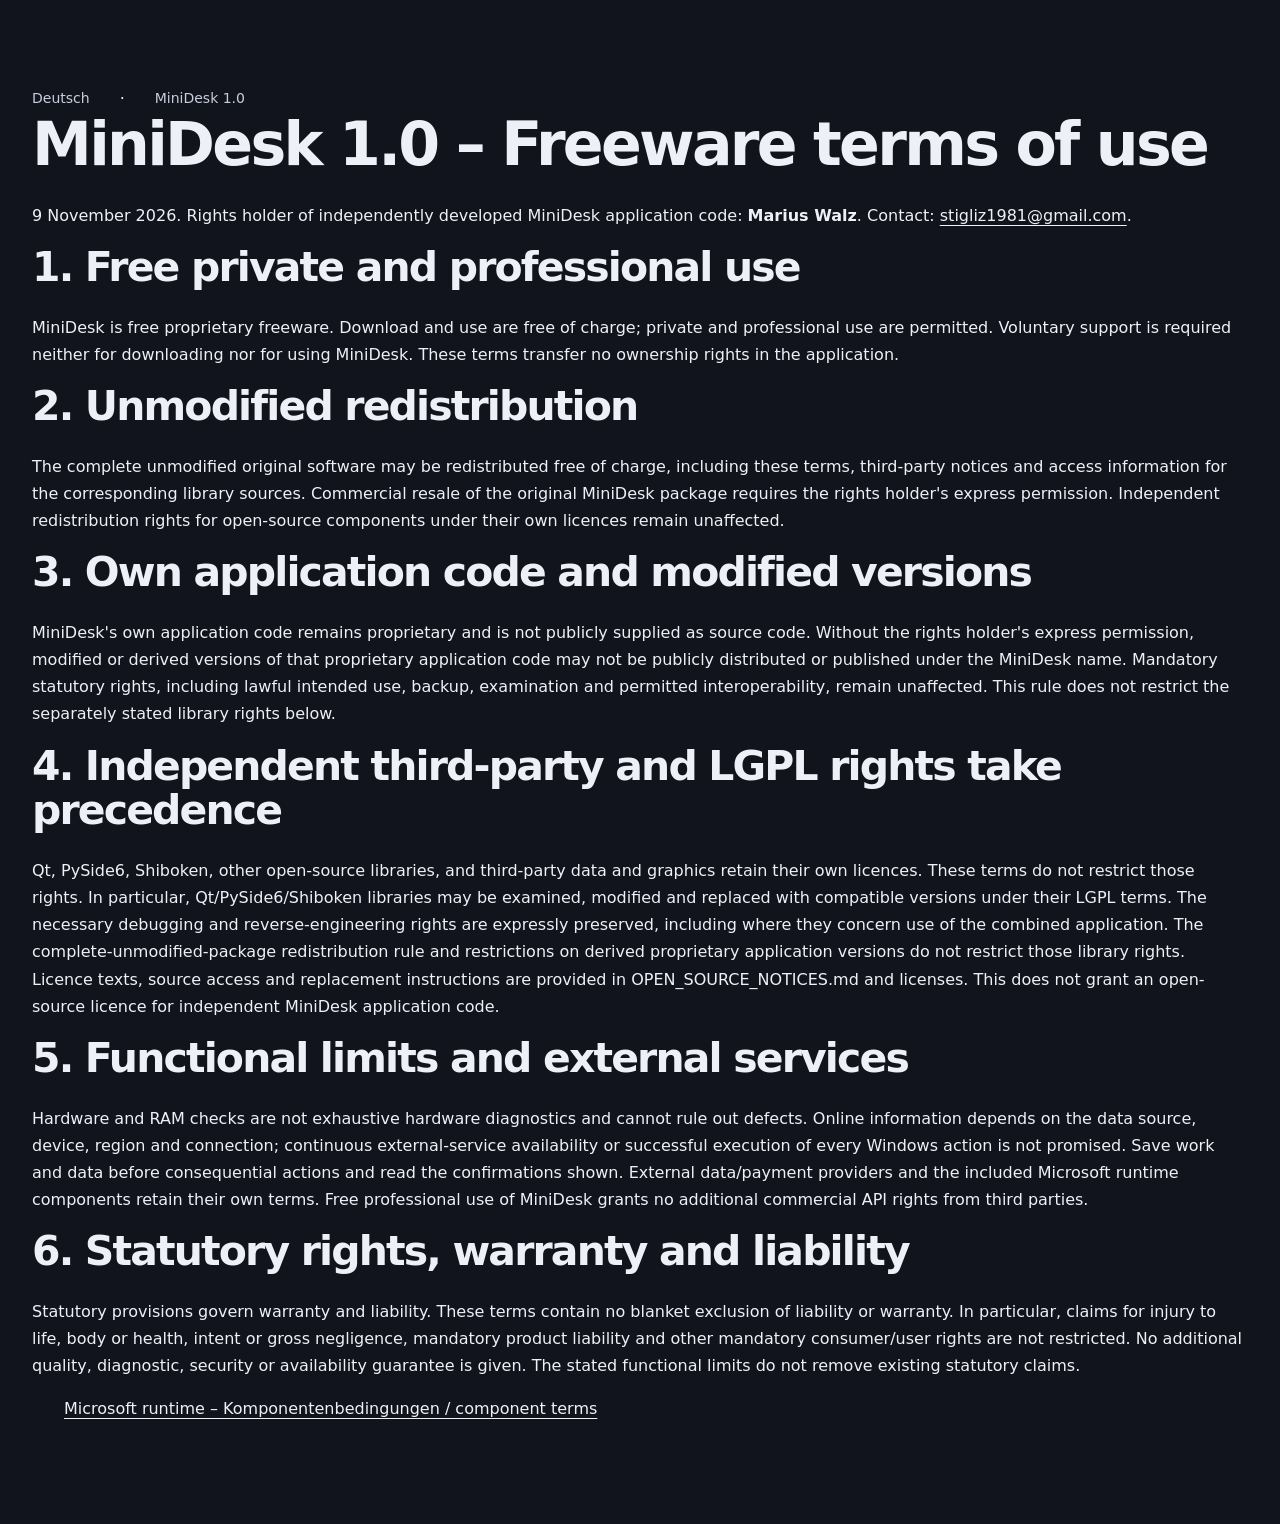
<file: freeware-en.html>
<!doctype html><html lang="en"><head><meta charset="utf-8"><meta name="viewport" content="width=device-width,initial-scale=1"><title>Freeware · MiniDesk 1.0</title><link rel="stylesheet" href="style.css"><link rel="canonical" href="https://stigliz81.github.io/MiniDesk/freeware-en.html"><link rel="alternate" hreflang="de" href="https://stigliz81.github.io/MiniDesk/freeware.html"><link rel="alternate" hreflang="en" href="https://stigliz81.github.io/MiniDesk/freeware-en.html"></head><body><main class="wrap section"><nav aria-label="Language"><a href="freeware.html">Deutsch</a> · <a href="en.html">MiniDesk 1.0</a></nav><h1>MiniDesk 1.0 – Freeware terms of use</h1><p>9 November 2026. Rights holder of independently developed MiniDesk application code: <strong>Marius Walz</strong>. Contact: <a href="mailto:stigliz1981@gmail.com">stigliz1981@gmail.com</a>.</p><h2>1. Free private and professional use</h2><p>MiniDesk is free proprietary freeware. Download and use are free of charge; private and professional use are permitted. Voluntary support is required neither for downloading nor for using MiniDesk. These terms transfer no ownership rights in the application.</p><h2>2. Unmodified redistribution</h2><p>The complete unmodified original software may be redistributed free of charge, including these terms, third-party notices and access information for the corresponding library sources. Commercial resale of the original MiniDesk package requires the rights holder&#x27;s express permission. Independent redistribution rights for open-source components under their own licences remain unaffected.</p><h2>3. Own application code and modified versions</h2><p>MiniDesk&#x27;s own application code remains proprietary and is not publicly supplied as source code. Without the rights holder&#x27;s express permission, modified or derived versions of that proprietary application code may not be publicly distributed or published under the MiniDesk name. Mandatory statutory rights, including lawful intended use, backup, examination and permitted interoperability, remain unaffected. This rule does not restrict the separately stated library rights below.</p><h2>4. Independent third-party and LGPL rights take precedence</h2><p>Qt, PySide6, Shiboken, other open-source libraries, and third-party data and graphics retain their own licences. These terms do not restrict those rights. In particular, Qt/PySide6/Shiboken libraries may be examined, modified and replaced with compatible versions under their LGPL terms. The necessary debugging and reverse-engineering rights are expressly preserved, including where they concern use of the combined application. The complete-unmodified-package redistribution rule and restrictions on derived proprietary application versions do not restrict those library rights. Licence texts, source access and replacement instructions are provided in OPEN_SOURCE_NOTICES.md and licenses. This does not grant an open-source licence for independent MiniDesk application code.</p><h2>5. Functional limits and external services</h2><p>Hardware and RAM checks are not exhaustive hardware diagnostics and cannot rule out defects. Online information depends on the data source, device, region and connection; continuous external-service availability or successful execution of every Windows action is not promised. Save work and data before consequential actions and read the confirmations shown. External data/payment providers and the included Microsoft runtime components retain their own terms. Free professional use of MiniDesk grants no additional commercial API rights from third parties.</p><h2>6. Statutory rights, warranty and liability</h2><p>Statutory provisions govern warranty and liability. These terms contain no blanket exclusion of liability or warranty. In particular, claims for injury to life, body or health, intent or gross negligence, mandatory product liability and other mandatory consumer/user rights are not restricted. No additional quality, diagnostic, security or availability guarantee is given. The stated functional limits do not remove existing statutory claims.</p><p class="wrap"><a href="licenses/MICROSOFT_RUNTIME_TERMS_DE_EN.md">Microsoft runtime – Komponentenbedingungen / component terms</a></p></main></body></html>
</file>
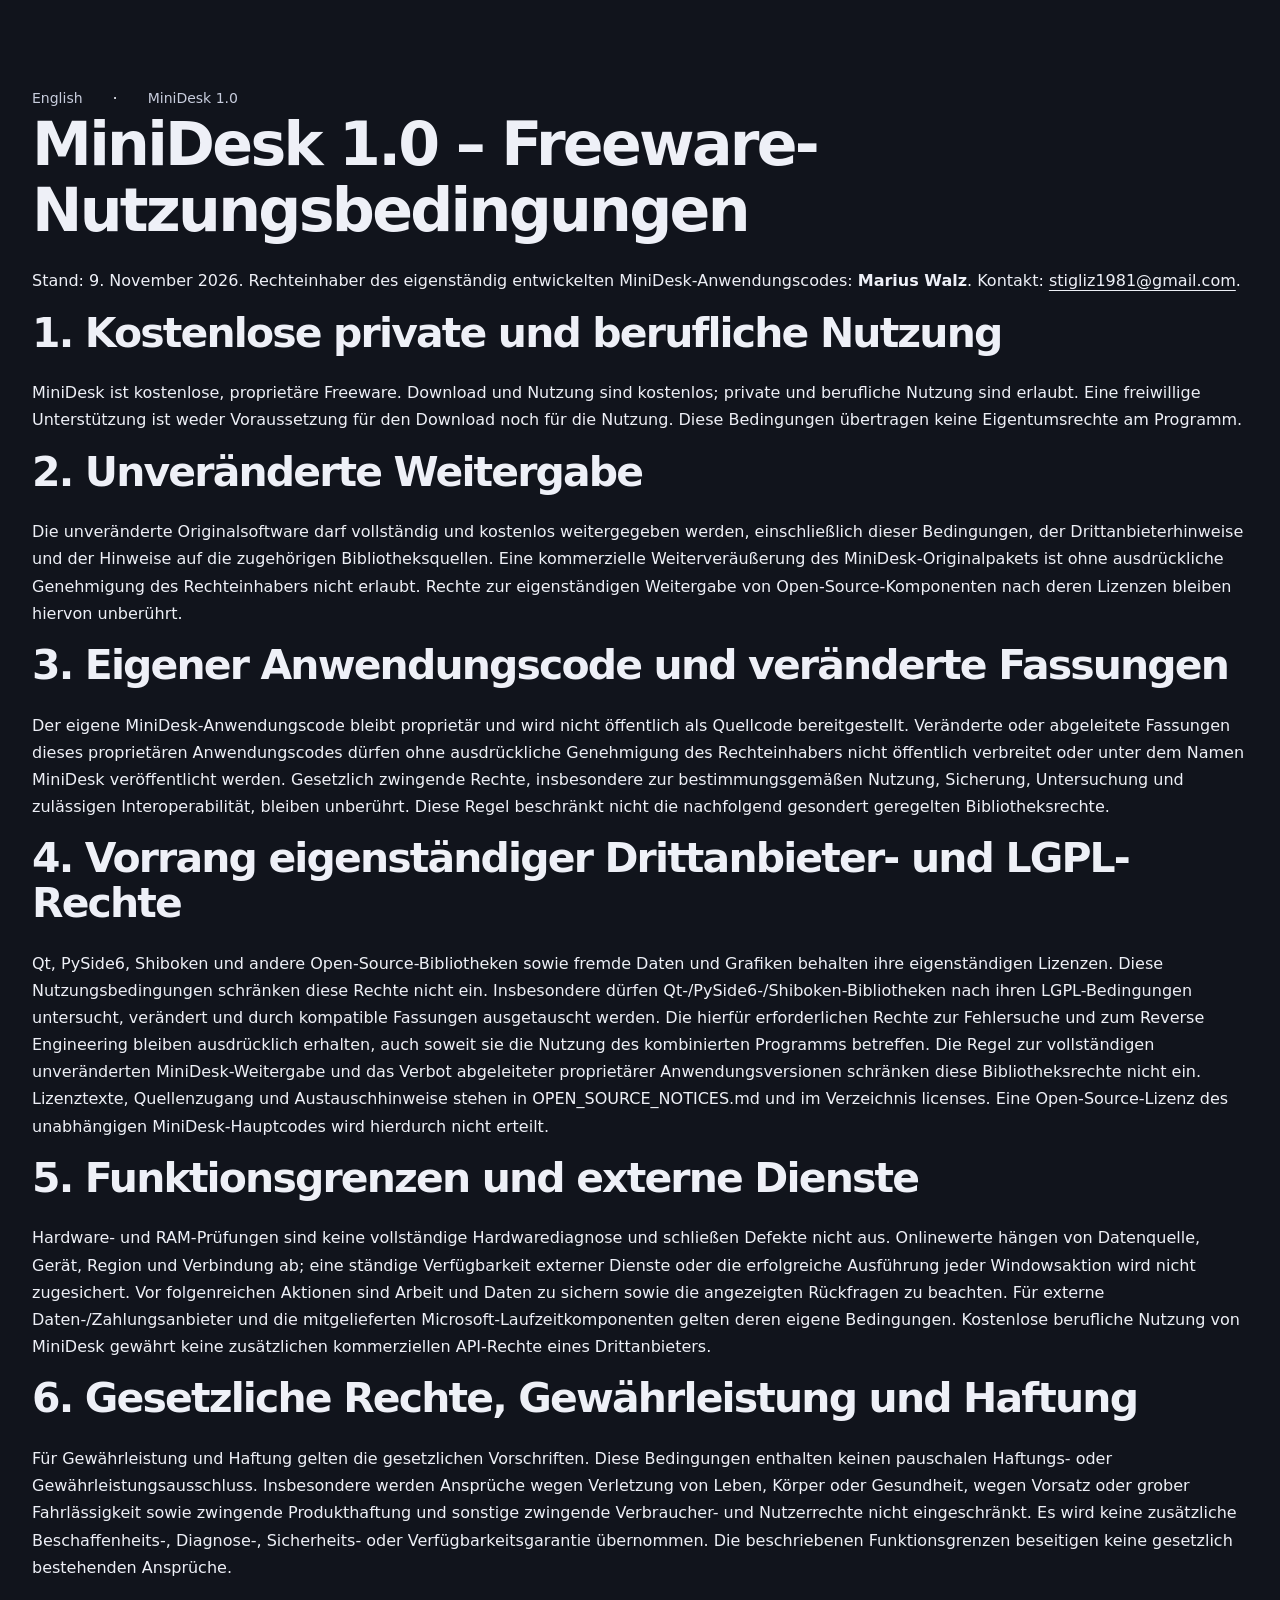
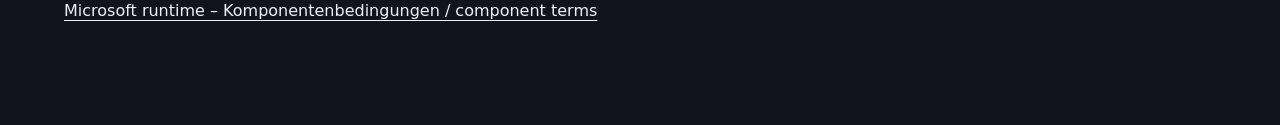
<file: freeware.html>
<!doctype html><html lang="de"><head><meta charset="utf-8"><meta name="viewport" content="width=device-width,initial-scale=1"><title>Freeware · MiniDesk 1.0</title><link rel="stylesheet" href="style.css"><link rel="canonical" href="https://stigliz81.github.io/MiniDesk/freeware.html"><link rel="alternate" hreflang="de" href="https://stigliz81.github.io/MiniDesk/freeware.html"><link rel="alternate" hreflang="en" href="https://stigliz81.github.io/MiniDesk/freeware-en.html"></head><body><main class="wrap section"><nav aria-label="Language"><a href="freeware-en.html">English</a> · <a href="index.html">MiniDesk 1.0</a></nav><h1>MiniDesk 1.0 – Freeware-Nutzungsbedingungen</h1><p>Stand: 9. November 2026. Rechteinhaber des eigenständig entwickelten MiniDesk-Anwendungscodes: <strong>Marius Walz</strong>. Kontakt: <a href="mailto:stigliz1981@gmail.com">stigliz1981@gmail.com</a>.</p><h2>1. Kostenlose private und berufliche Nutzung</h2><p>MiniDesk ist kostenlose, proprietäre Freeware. Download und Nutzung sind kostenlos; private und berufliche Nutzung sind erlaubt. Eine freiwillige Unterstützung ist weder Voraussetzung für den Download noch für die Nutzung. Diese Bedingungen übertragen keine Eigentumsrechte am Programm.</p><h2>2. Unveränderte Weitergabe</h2><p>Die unveränderte Originalsoftware darf vollständig und kostenlos weitergegeben werden, einschließlich dieser Bedingungen, der Drittanbieterhinweise und der Hinweise auf die zugehörigen Bibliotheksquellen. Eine kommerzielle Weiterveräußerung des MiniDesk-Originalpakets ist ohne ausdrückliche Genehmigung des Rechteinhabers nicht erlaubt. Rechte zur eigenständigen Weitergabe von Open-Source-Komponenten nach deren Lizenzen bleiben hiervon unberührt.</p><h2>3. Eigener Anwendungscode und veränderte Fassungen</h2><p>Der eigene MiniDesk-Anwendungscode bleibt proprietär und wird nicht öffentlich als Quellcode bereitgestellt. Veränderte oder abgeleitete Fassungen dieses proprietären Anwendungscodes dürfen ohne ausdrückliche Genehmigung des Rechteinhabers nicht öffentlich verbreitet oder unter dem Namen MiniDesk veröffentlicht werden. Gesetzlich zwingende Rechte, insbesondere zur bestimmungsgemäßen Nutzung, Sicherung, Untersuchung und zulässigen Interoperabilität, bleiben unberührt. Diese Regel beschränkt nicht die nachfolgend gesondert geregelten Bibliotheksrechte.</p><h2>4. Vorrang eigenständiger Drittanbieter- und LGPL-Rechte</h2><p>Qt, PySide6, Shiboken und andere Open-Source-Bibliotheken sowie fremde Daten und Grafiken behalten ihre eigenständigen Lizenzen. Diese Nutzungsbedingungen schränken diese Rechte nicht ein. Insbesondere dürfen Qt-/PySide6-/Shiboken-Bibliotheken nach ihren LGPL-Bedingungen untersucht, verändert und durch kompatible Fassungen ausgetauscht werden. Die hierfür erforderlichen Rechte zur Fehlersuche und zum Reverse Engineering bleiben ausdrücklich erhalten, auch soweit sie die Nutzung des kombinierten Programms betreffen. Die Regel zur vollständigen unveränderten MiniDesk-Weitergabe und das Verbot abgeleiteter proprietärer Anwendungsversionen schränken diese Bibliotheksrechte nicht ein. Lizenztexte, Quellenzugang und Austauschhinweise stehen in OPEN_SOURCE_NOTICES.md und im Verzeichnis licenses. Eine Open-Source-Lizenz des unabhängigen MiniDesk-Hauptcodes wird hierdurch nicht erteilt.</p><h2>5. Funktionsgrenzen und externe Dienste</h2><p>Hardware- und RAM-Prüfungen sind keine vollständige Hardwarediagnose und schließen Defekte nicht aus. Onlinewerte hängen von Datenquelle, Gerät, Region und Verbindung ab; eine ständige Verfügbarkeit externer Dienste oder die erfolgreiche Ausführung jeder Windowsaktion wird nicht zugesichert. Vor folgenreichen Aktionen sind Arbeit und Daten zu sichern sowie die angezeigten Rückfragen zu beachten. Für externe Daten-/Zahlungsanbieter und die mitgelieferten Microsoft-Laufzeitkomponenten gelten deren eigene Bedingungen. Kostenlose berufliche Nutzung von MiniDesk gewährt keine zusätzlichen kommerziellen API-Rechte eines Drittanbieters.</p><h2>6. Gesetzliche Rechte, Gewährleistung und Haftung</h2><p>Für Gewährleistung und Haftung gelten die gesetzlichen Vorschriften. Diese Bedingungen enthalten keinen pauschalen Haftungs- oder Gewährleistungsausschluss. Insbesondere werden Ansprüche wegen Verletzung von Leben, Körper oder Gesundheit, wegen Vorsatz oder grober Fahrlässigkeit sowie zwingende Produkthaftung und sonstige zwingende Verbraucher- und Nutzerrechte nicht eingeschränkt. Es wird keine zusätzliche Beschaffenheits-, Diagnose-, Sicherheits- oder Verfügbarkeitsgarantie übernommen. Die beschriebenen Funktionsgrenzen beseitigen keine gesetzlich bestehenden Ansprüche.</p><p class="wrap"><a href="licenses/MICROSOFT_RUNTIME_TERMS_DE_EN.md">Microsoft runtime – Komponentenbedingungen / component terms</a></p></main></body></html>
</file>
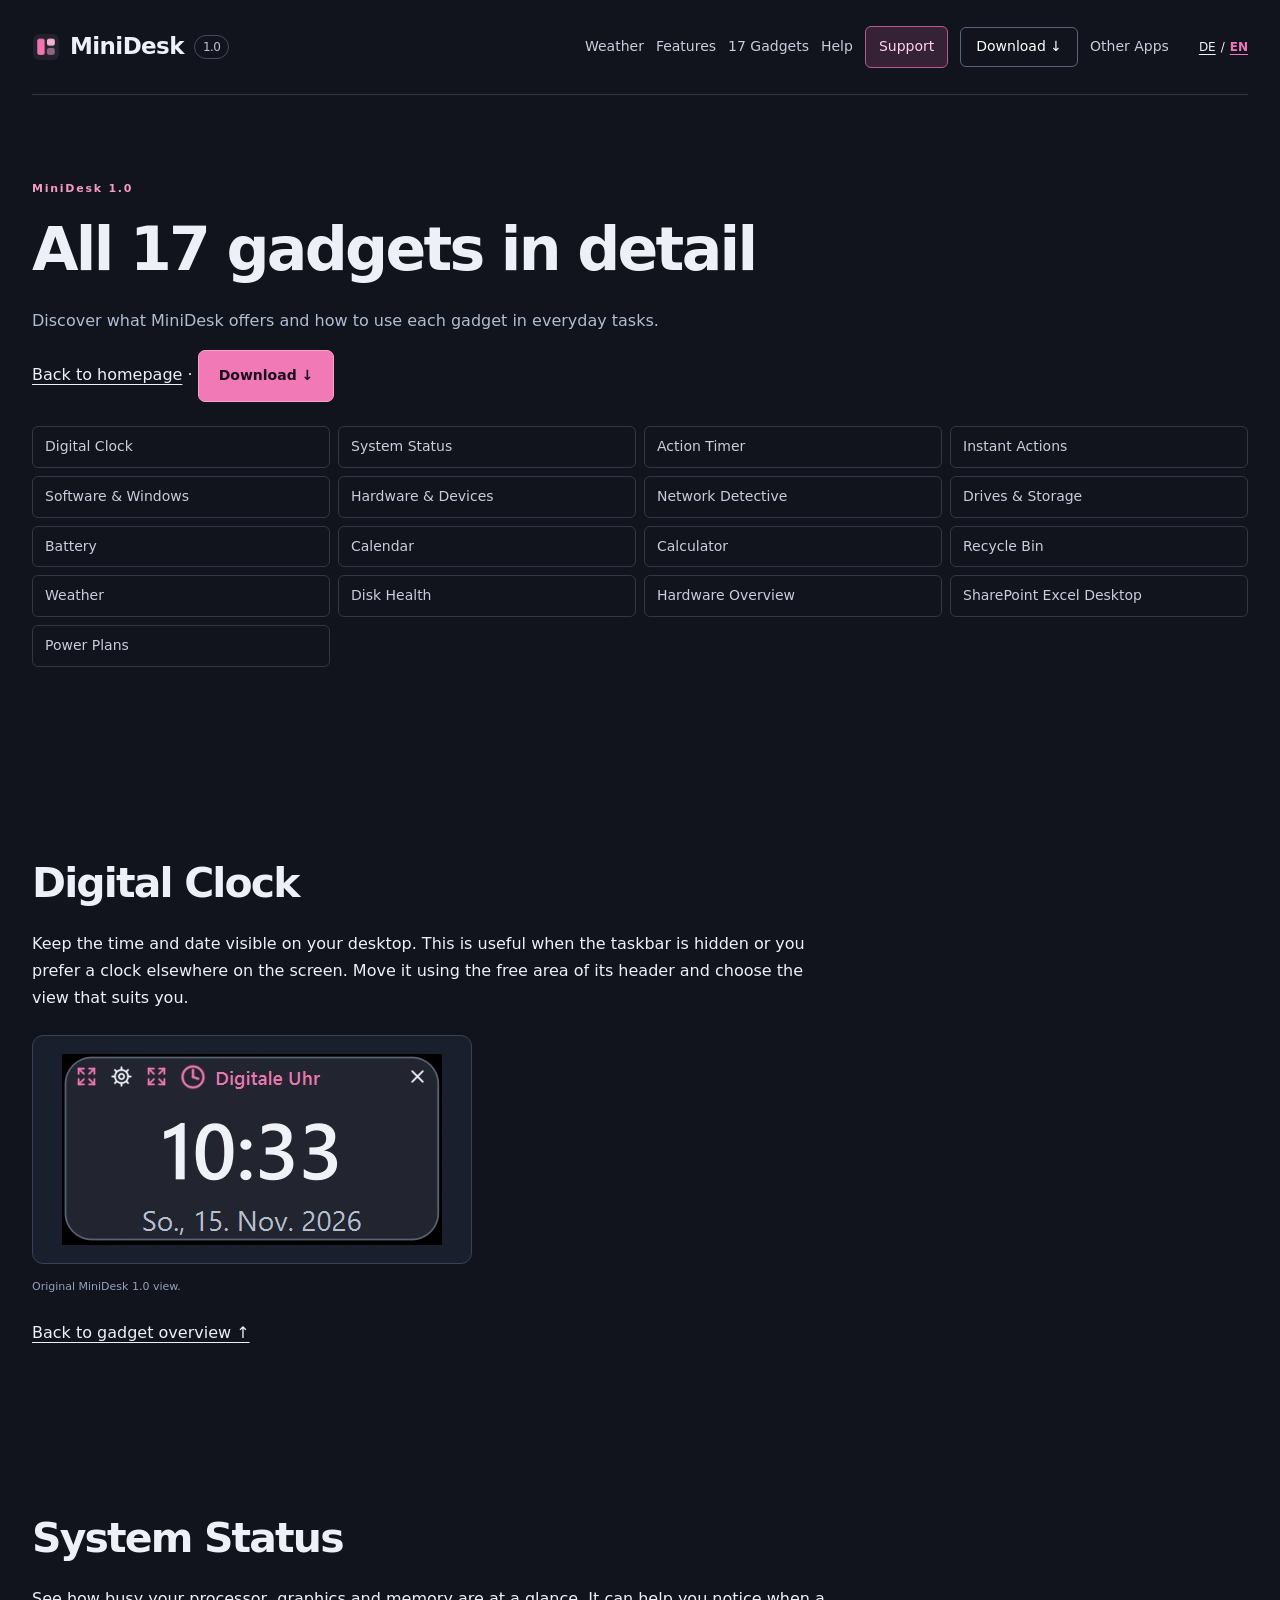
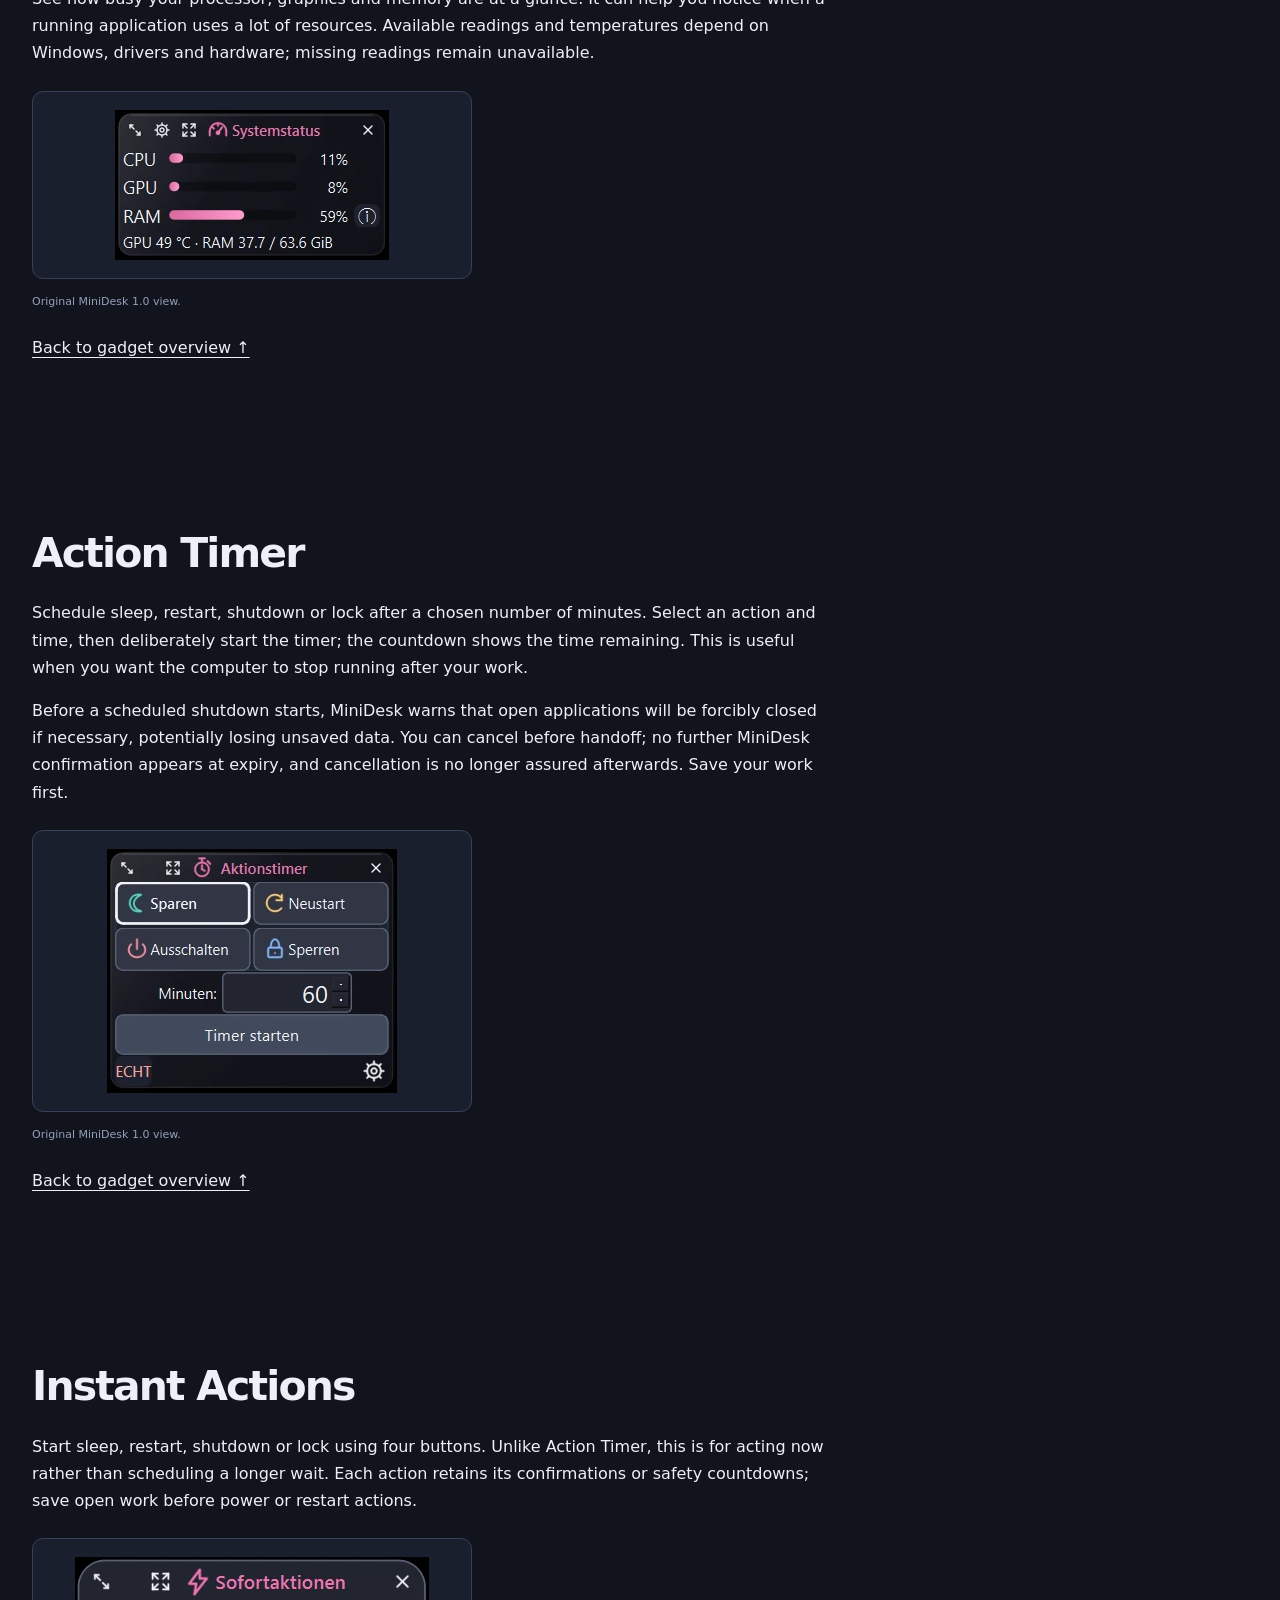
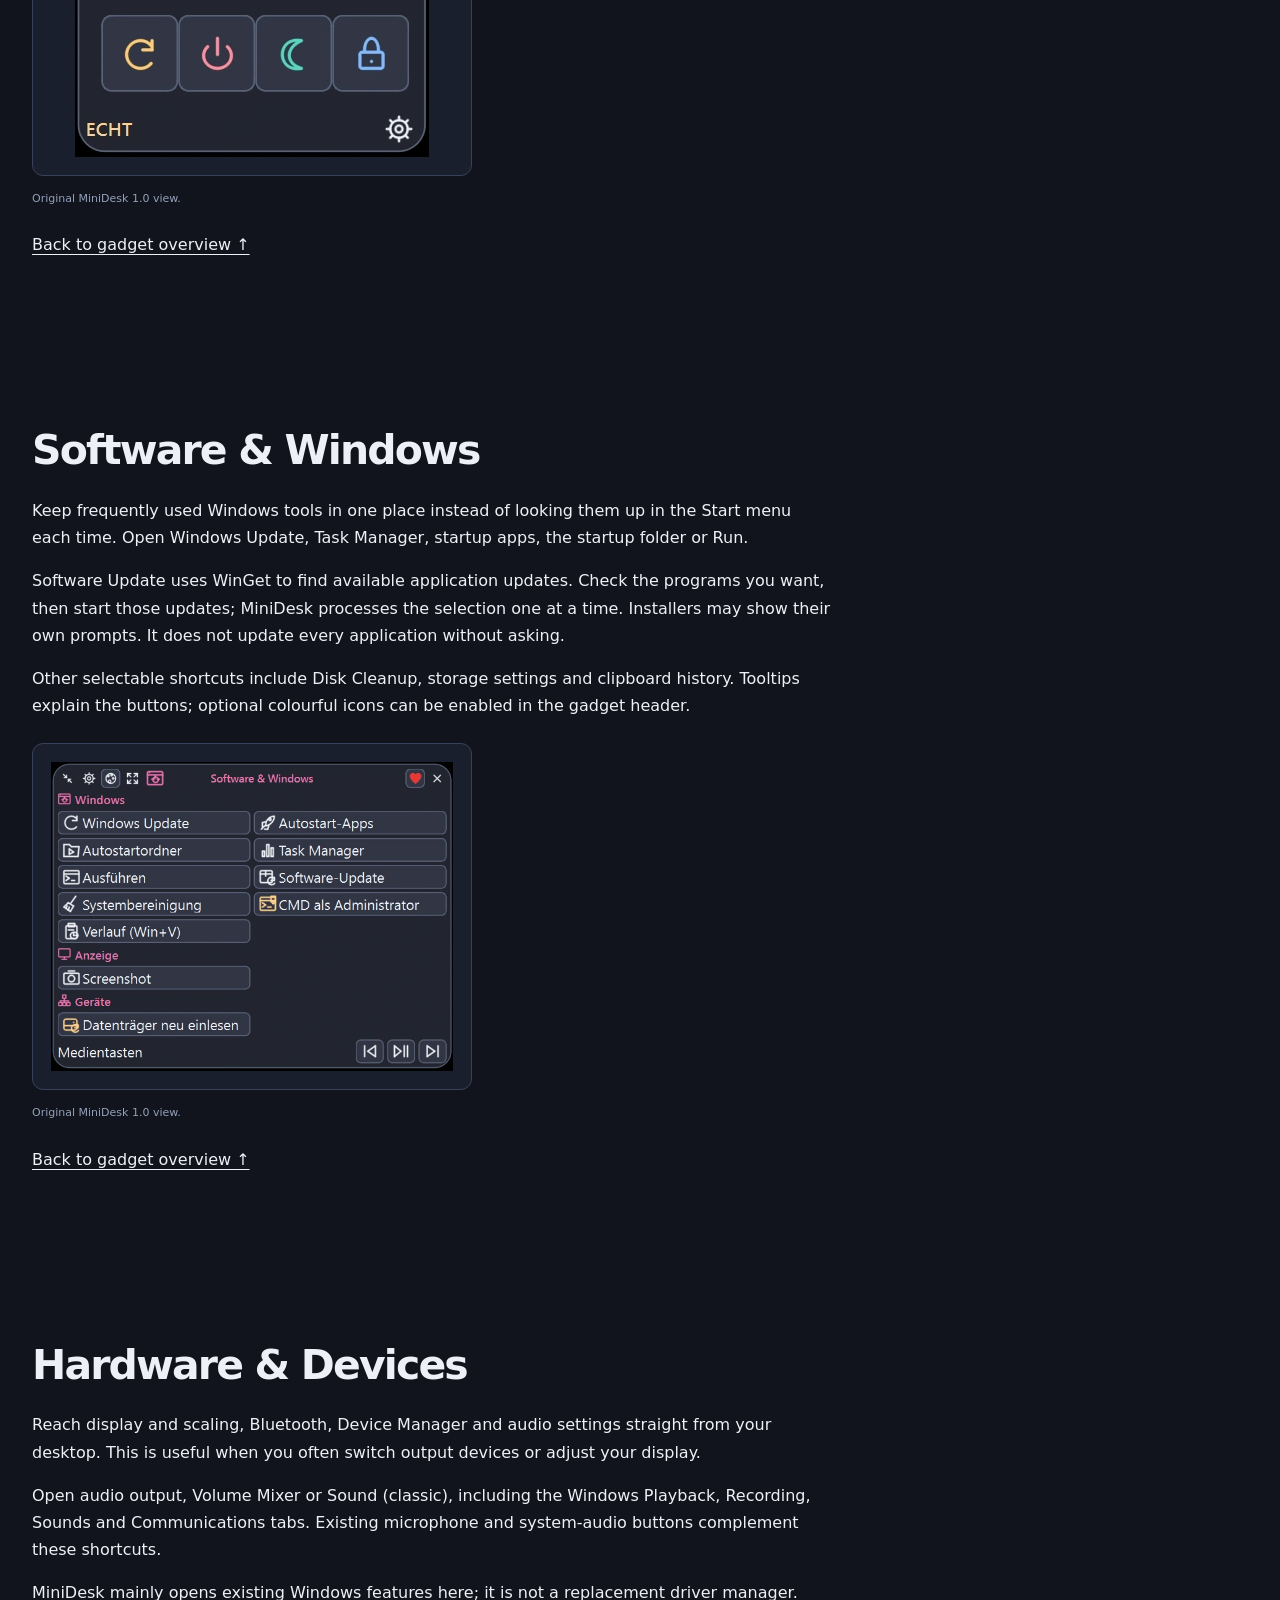
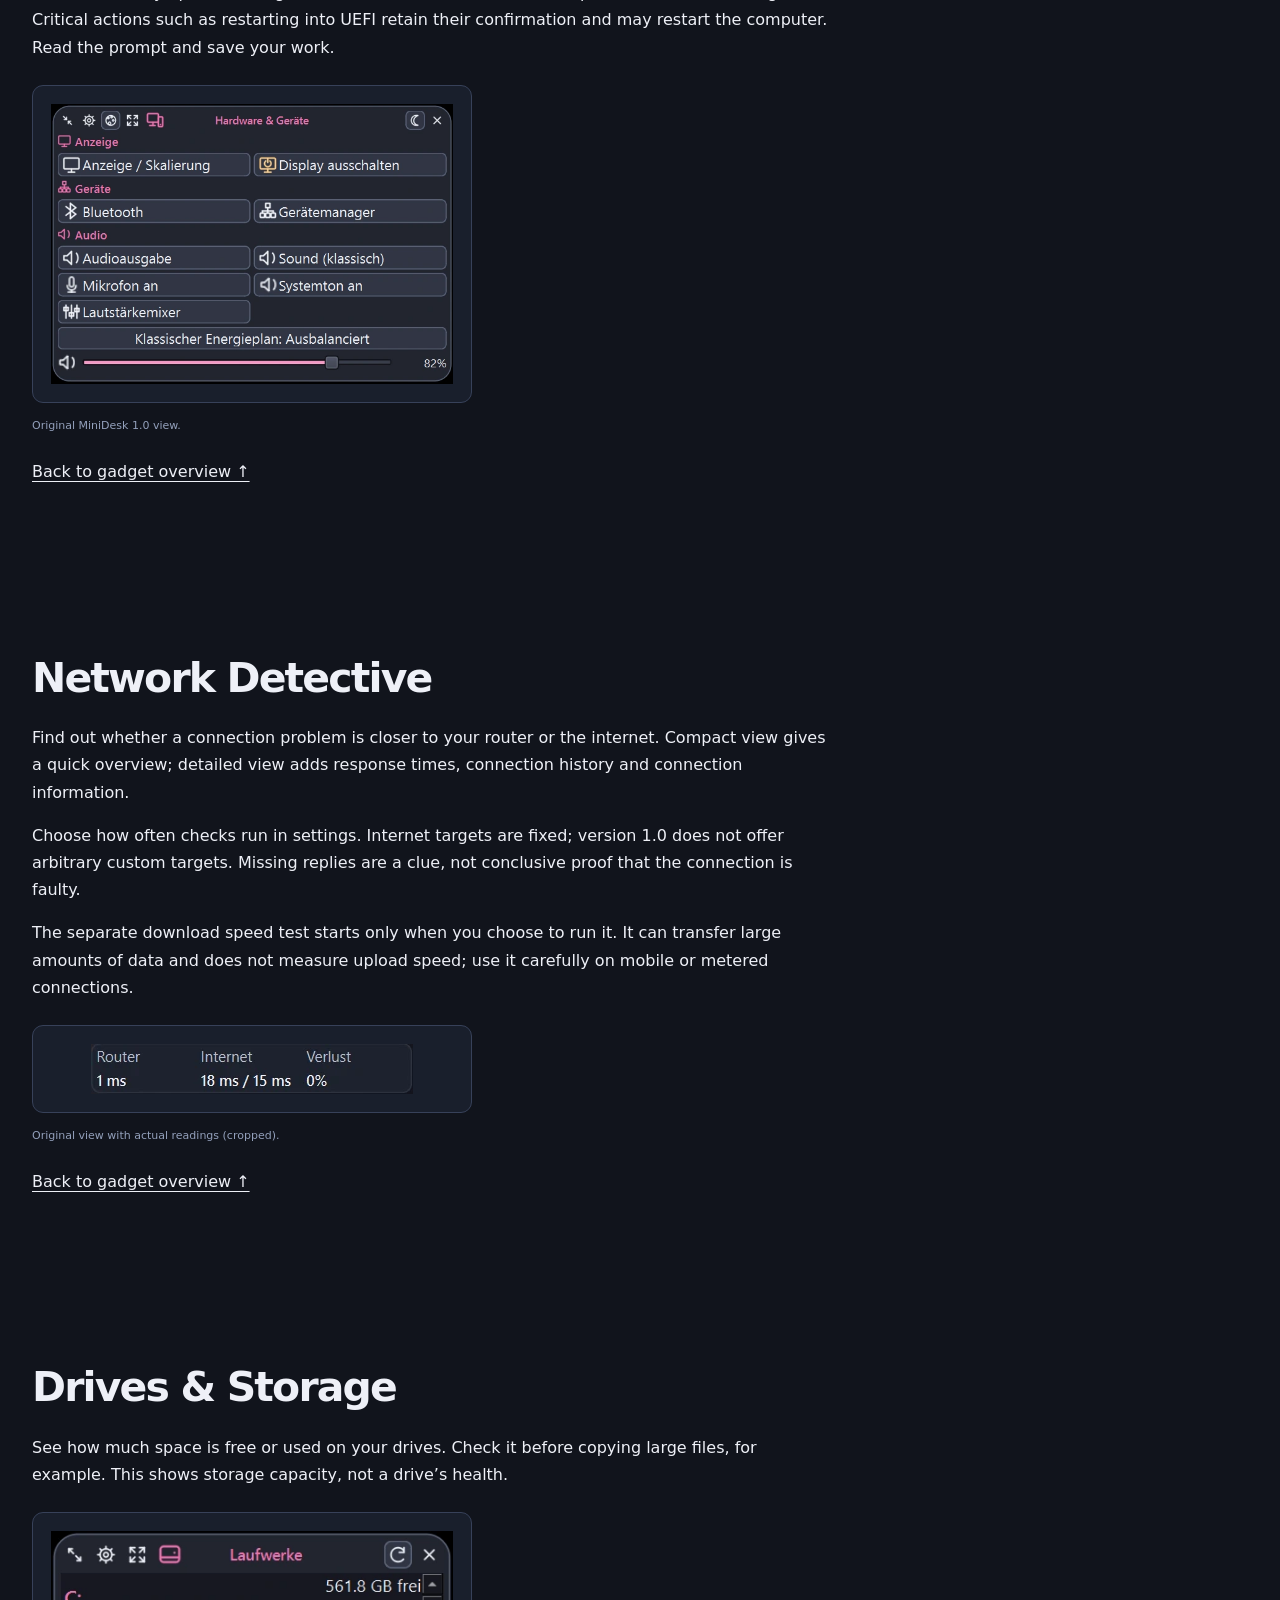
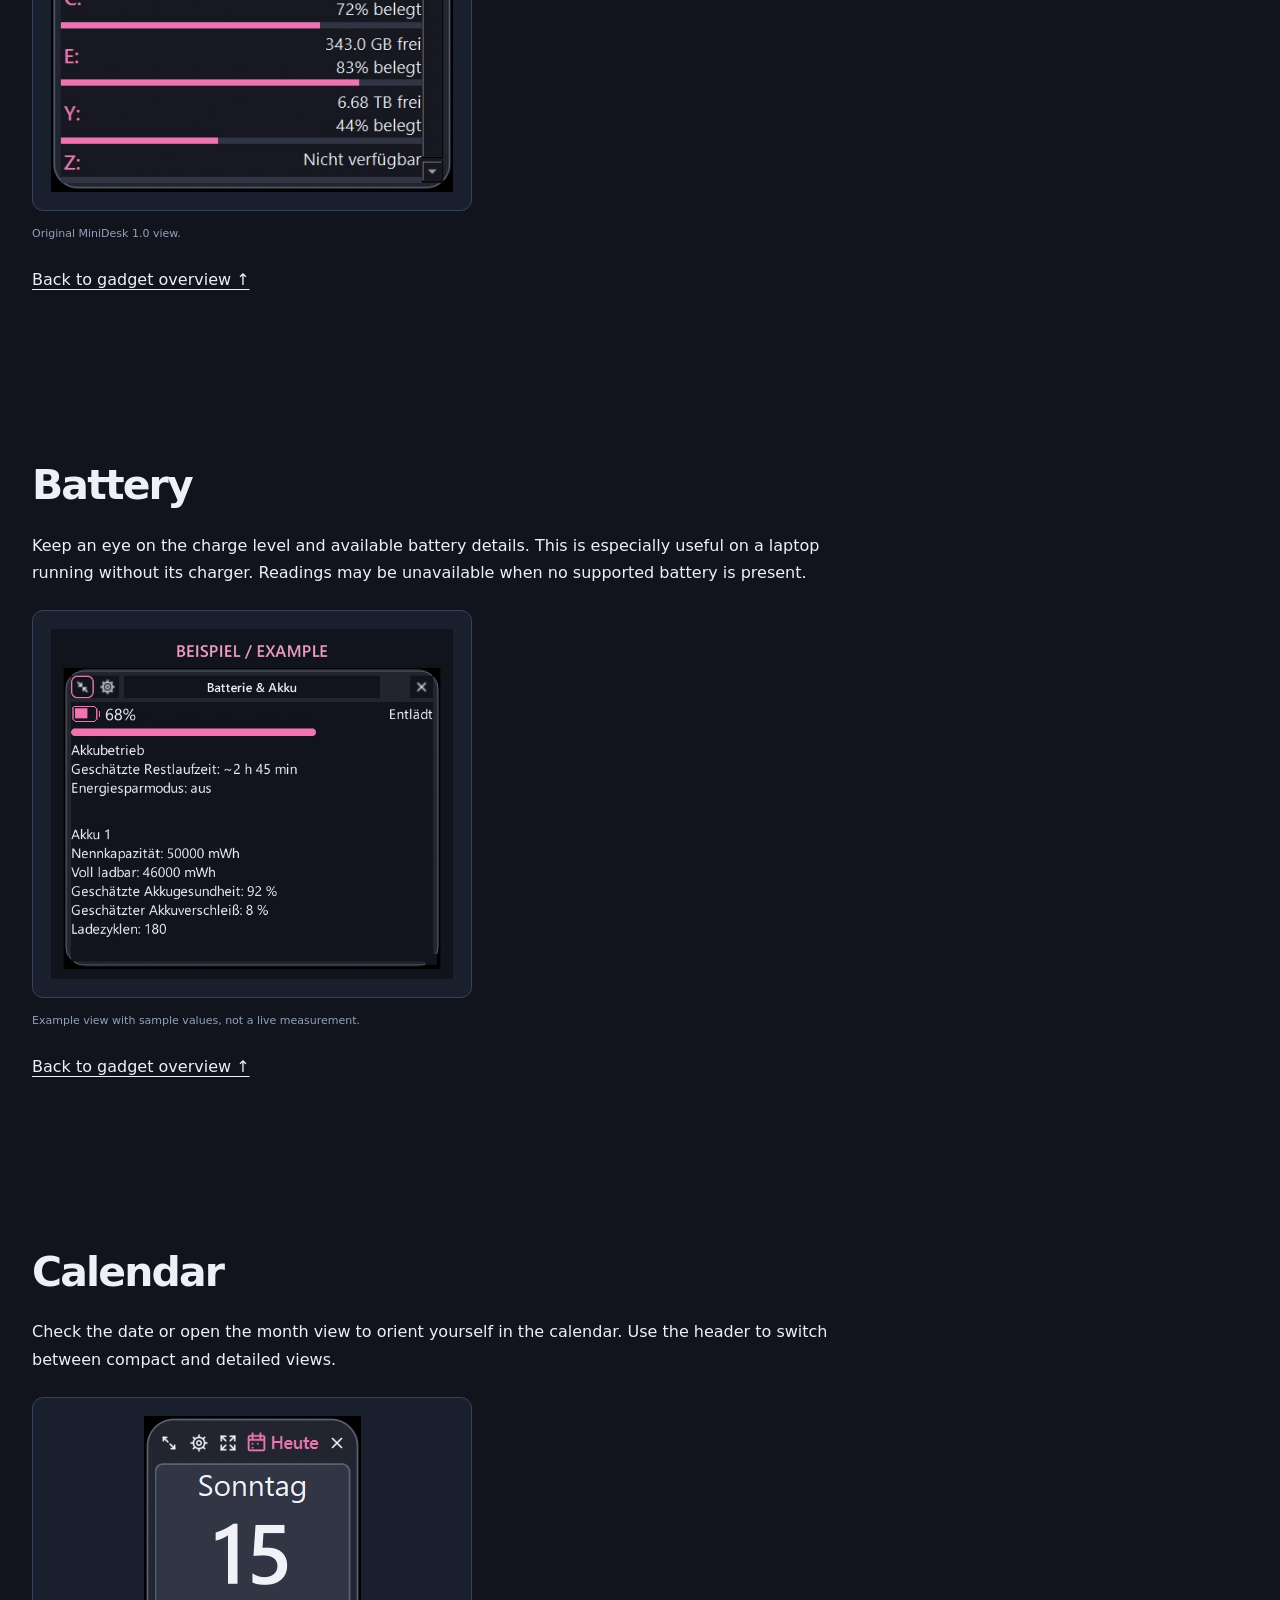
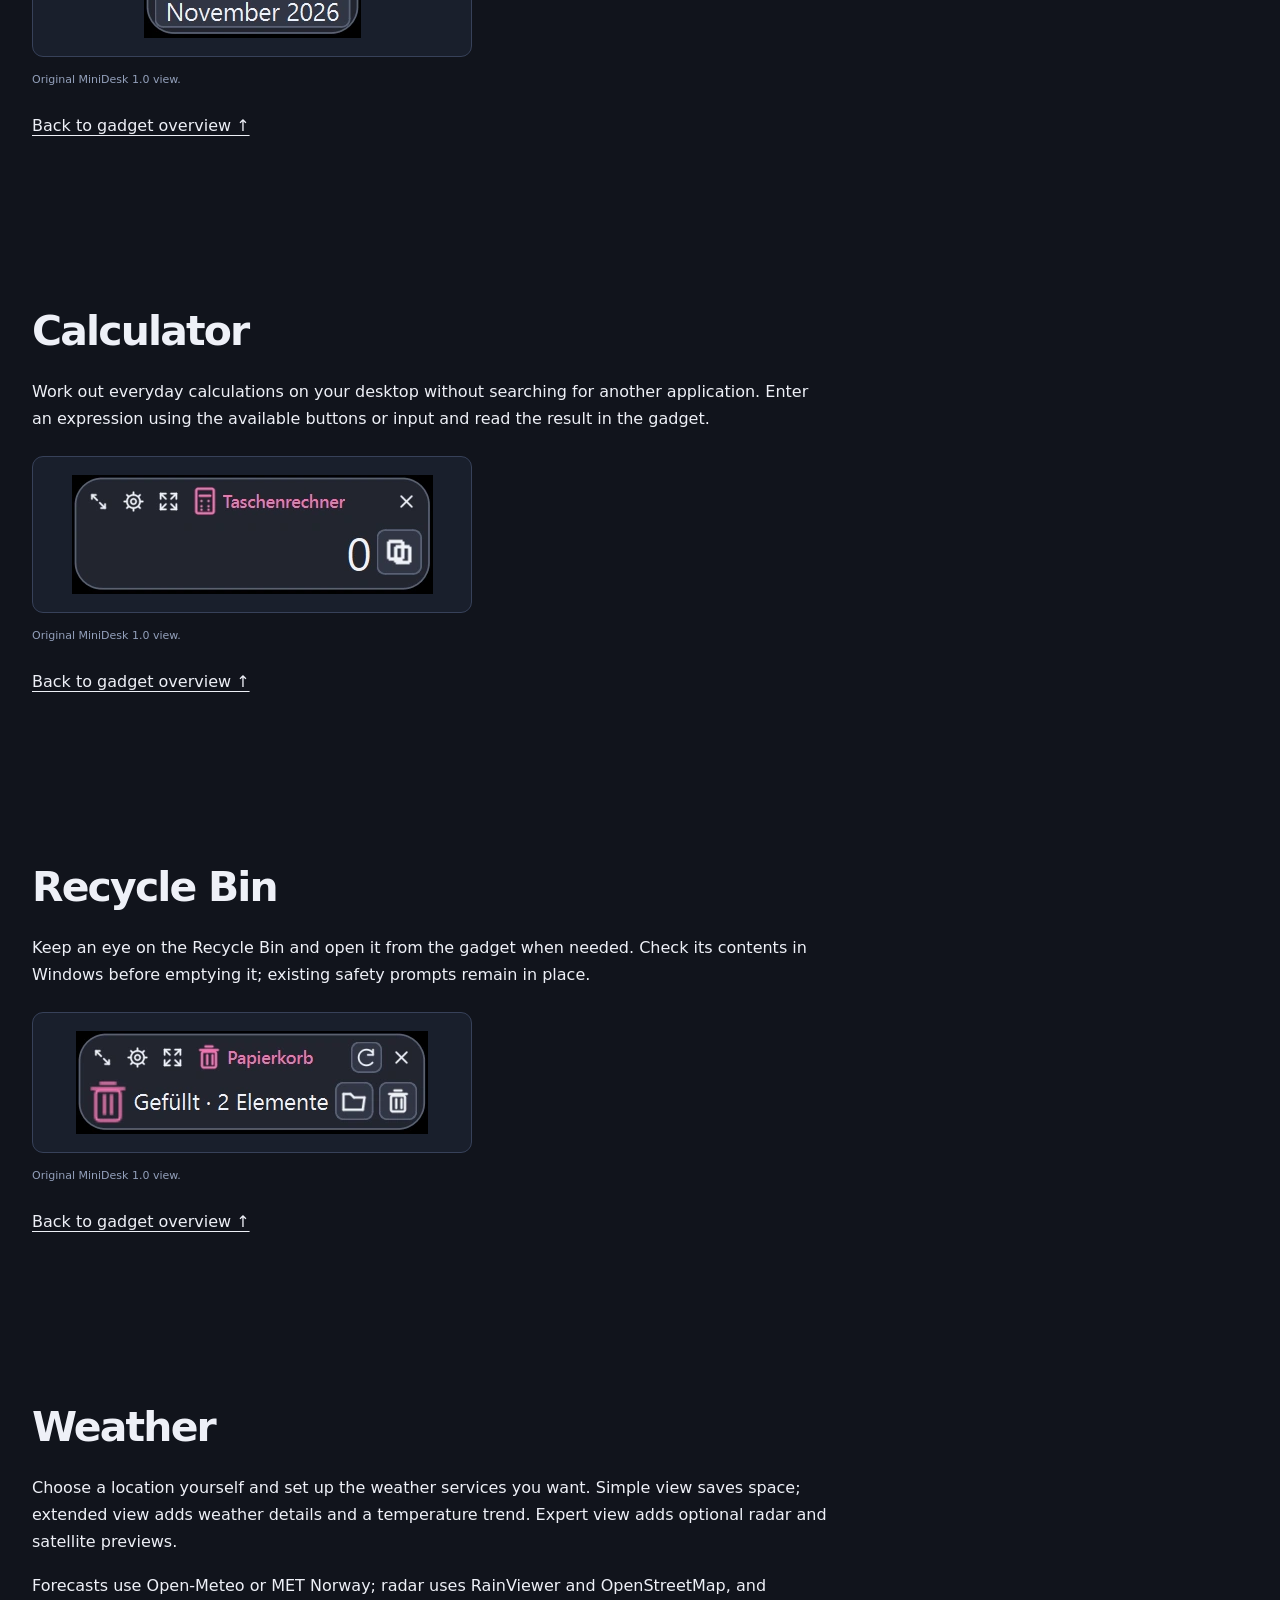
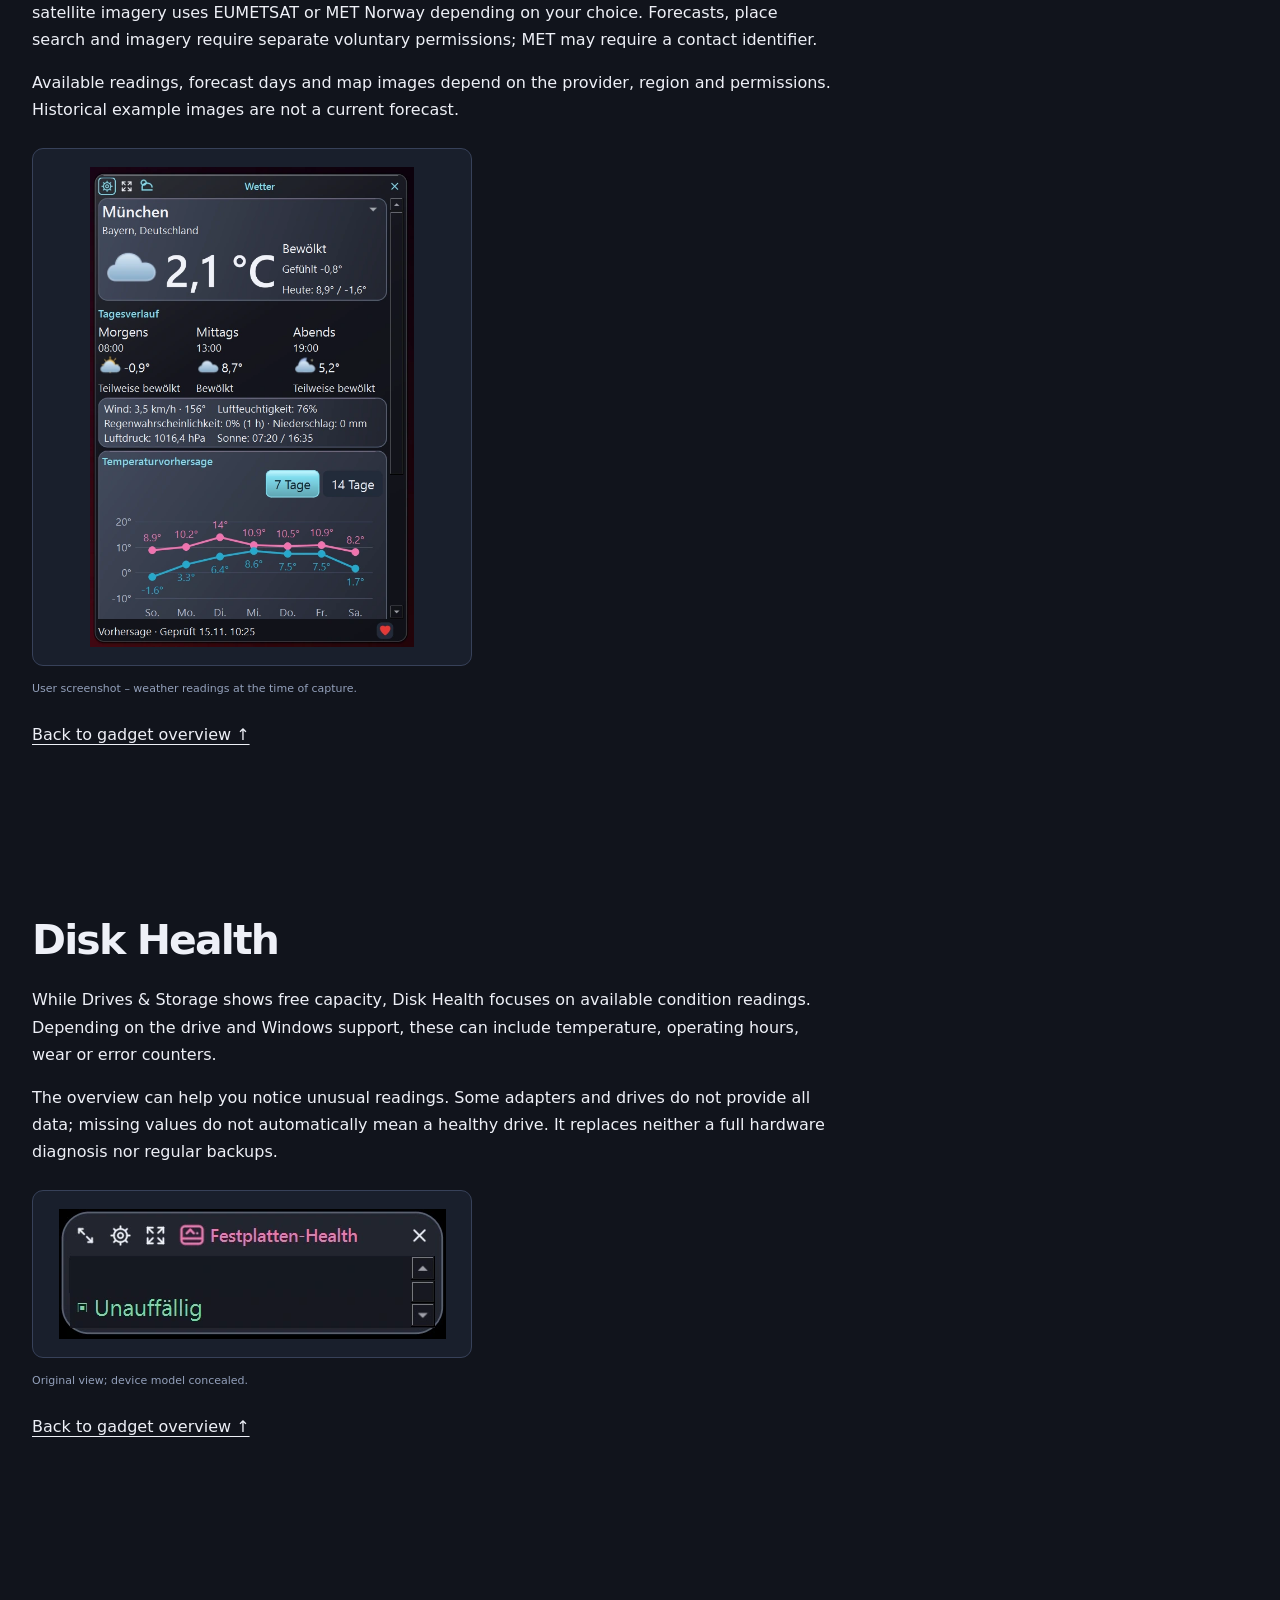
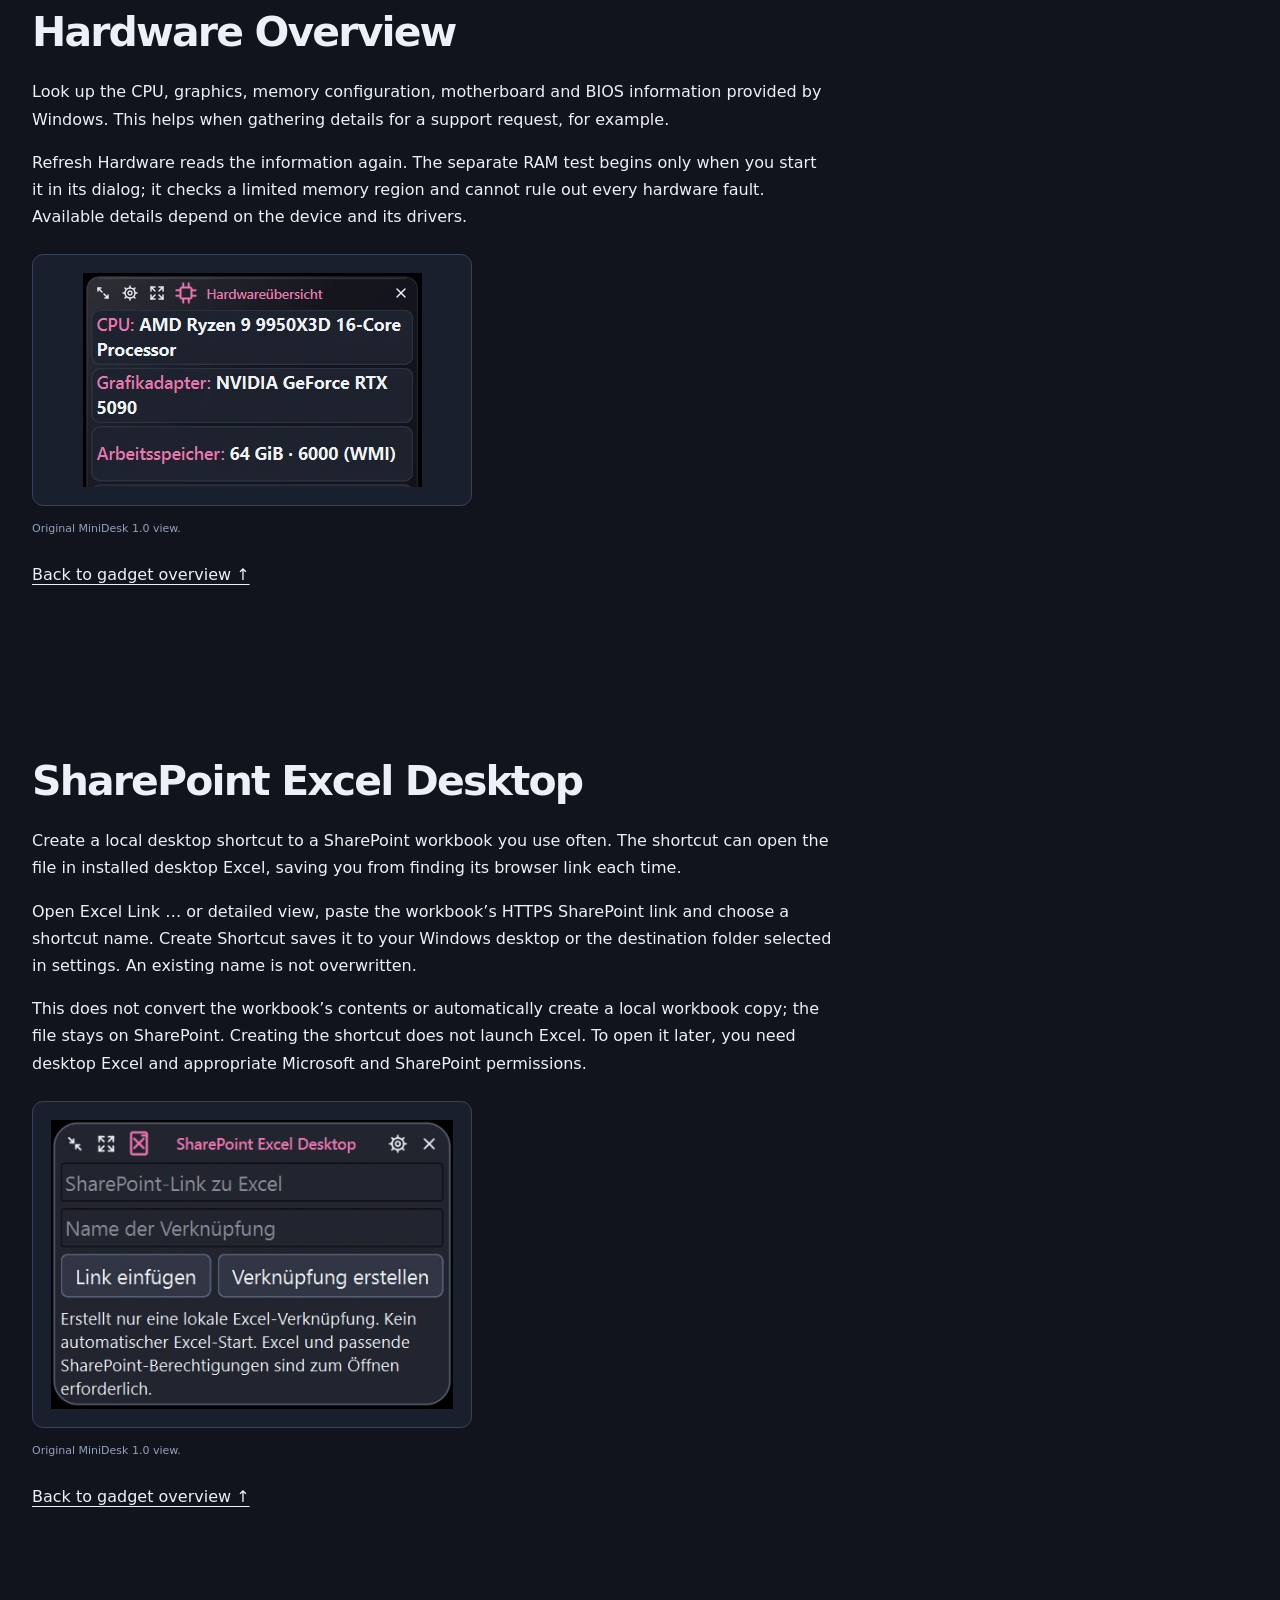
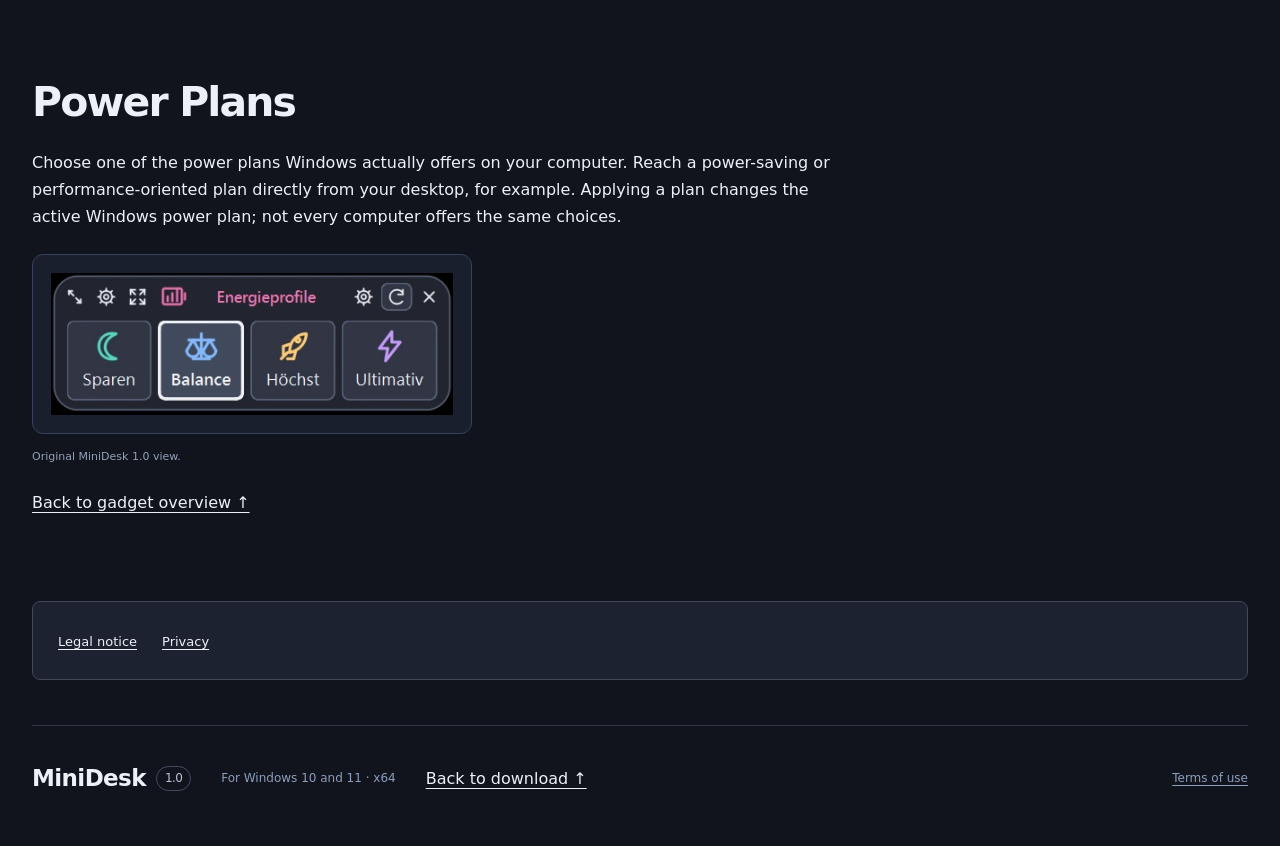
<file: gadgets-en.html>
<!doctype html><html lang="en"><head><meta charset="utf-8"><meta name="viewport" content="width=device-width,initial-scale=1"><title>All 17 Windows Desktop Gadgets | MiniDesk 1.0</title><link rel="stylesheet" href="style.css"><link rel="icon" href="assets/favicon.ico"><meta name="description" content="Explore all 17 MiniDesk gadgets: practical uses, functions and important limits for weather, Windows, networking and SharePoint Excel shortcuts."><link rel="canonical" href="https://stigliz81.github.io/MiniDesk/gadgets-en.html"><link rel="alternate" hreflang="de" href="https://stigliz81.github.io/MiniDesk/gadgets.html"><link rel="alternate" hreflang="en" href="https://stigliz81.github.io/MiniDesk/gadgets-en.html"><meta property="og:type" content="website"><meta property="og:site_name" content="MiniDesk"><meta property="og:title" content="All 17 Windows Desktop Gadgets | MiniDesk 1.0"><meta property="og:description" content="Explore all 17 MiniDesk gadgets: practical uses, functions and important limits for weather, Windows, networking and SharePoint Excel shortcuts."><meta property="og:url" content="https://stigliz81.github.io/MiniDesk/gadgets-en.html"><meta property="og:locale" content="en_US"><meta property="og:image" content="https://stigliz81.github.io/MiniDesk/assets/overview.webp"><meta property="og:image:alt" content="Original MiniDesk gadget windows"></head><body><a class="skip" href="#inhalt">Skip to content</a><header class="wrap"><a class="brand" href="en.html#"><img src="assets/favicon.ico" alt="" width="28" height="28">MiniDesk <span>1.0</span></a><nav aria-label="Main navigation"><a href="en.html#wetter">Weather</a><a href="en.html#funktionen">Features</a><a href="en.html#gadgets">17 Gadgets</a><a href="en.html#hilfe">Help</a><a class="nav-support" href="en.html#support">Support</a><a class="nav-download" href="en.html#download">Download ↓</a><a href="en.html#projects">Other Apps</a></nav><div class="language-switch" aria-label="Language"><a lang="de" hreflang="de" href="gadgets.html">DE</a><span aria-hidden="true"> / </span><a lang="en" hreflang="en" href="gadgets-en.html" aria-current="page">EN</a></div></header><main id="inhalt"><section class="wrap section"><p class="eyebrow">MiniDesk 1.0</p><h1>All 17 gadgets in detail</h1><p class="intro">Discover what MiniDesk offers and how to use each gadget in everyday tasks.</p><p><a class="text-link" href="en.html">Back to homepage</a> · <a class="button" href="en.html#download">Download ↓</a></p><div id="gadget-overview"><nav class="gadget-toc" aria-label="Gadget overview"><a href="#digital-clock">Digital Clock</a><a href="#system-status">System Status</a><a href="#action-timer">Action Timer</a><a href="#instant-actions">Instant Actions</a><a href="#software-windows">Software &amp; Windows</a><a href="#hardware-devices">Hardware &amp; Devices</a><a href="#network-detective">Network Detective</a><a href="#drives-storage">Drives &amp; Storage</a><a href="#battery">Battery</a><a href="#calendar">Calendar</a><a href="#calculator">Calculator</a><a href="#recycle-bin">Recycle Bin</a><a href="#weather">Weather</a><a href="#disk-health">Disk Health</a><a href="#hardware-overview">Hardware Overview</a><a href="#sharepoint-excel-desktop">SharePoint Excel Desktop</a><a href="#power-plans">Power Plans</a></nav></div></section><section class="section wrap gadget-detail" id="digital-clock"><h2>Digital Clock</h2><div class="gadget-copy"><p>Keep the time and date visible on your desktop. This is useful when the taskbar is hidden or you prefer a clock elsewhere on the screen. Move it using the free area of its header and choose the view that suits you.</p></div><figure><a class="zoom" href="assets/gadget-clock.webp" target="_blank" rel="noopener"><img src="assets/gadget-clock.webp" alt="Digital Clock – original view" width="380" height="191" loading="lazy" decoding="async"></a><figcaption>Original MiniDesk 1.0 view.</figcaption></figure><a class="text-link" href="#gadget-overview">Back to gadget overview ↑</a></section><section class="section wrap gadget-detail" id="system-status"><h2>System Status</h2><div class="gadget-copy"><p>See how busy your processor, graphics and memory are at a glance. It can help you notice when a running application uses a lot of resources. Available readings and temperatures depend on Windows, drivers and hardware; missing readings remain unavailable.</p></div><figure><a class="zoom" href="assets/system.webp" target="_blank" rel="noopener"><img src="assets/system.webp" alt="System Status – original view" width="274" height="150" loading="lazy" decoding="async"></a><figcaption>Original MiniDesk 1.0 view.</figcaption></figure><a class="text-link" href="#gadget-overview">Back to gadget overview ↑</a></section><section class="section wrap gadget-detail" id="action-timer"><h2>Action Timer</h2><div class="gadget-copy"><p>Schedule sleep, restart, shutdown or lock after a chosen number of minutes. Select an action and time, then deliberately start the timer; the countdown shows the time remaining. This is useful when you want the computer to stop running after your work.</p><p>Before a scheduled shutdown starts, MiniDesk warns that open applications will be forcibly closed if necessary, potentially losing unsaved data. You can cancel before handoff; no further MiniDesk confirmation appears at expiry, and cancellation is no longer assured afterwards. Save your work first.</p></div><figure><a class="zoom" href="assets/timer.webp" target="_blank" rel="noopener"><img src="assets/timer.webp" alt="Action Timer – original view" width="290" height="244" loading="lazy" decoding="async"></a><figcaption>Original MiniDesk 1.0 view.</figcaption></figure><a class="text-link" href="#gadget-overview">Back to gadget overview ↑</a></section><section class="section wrap gadget-detail" id="instant-actions"><h2>Instant Actions</h2><div class="gadget-copy"><p>Start sleep, restart, shutdown or lock using four buttons. Unlike Action Timer, this is for acting now rather than scheduling a longer wait. Each action retains its confirmations or safety countdowns; save open work before power or restart actions.</p></div><figure><a class="zoom" href="assets/gadget-energy-now.webp" target="_blank" rel="noopener"><img src="assets/gadget-energy-now.webp" alt="Instant Actions – original view" width="354" height="200" loading="lazy" decoding="async"></a><figcaption>Original MiniDesk 1.0 view.</figcaption></figure><a class="text-link" href="#gadget-overview">Back to gadget overview ↑</a></section><section class="section wrap gadget-detail" id="software-windows"><h2>Software &amp; Windows</h2><div class="gadget-copy"><p>Keep frequently used Windows tools in one place instead of looking them up in the Start menu each time. Open Windows Update, Task Manager, startup apps, the startup folder or Run.</p><p>Software Update uses WinGet to find available application updates. Check the programs you want, then start those updates; MiniDesk processes the selection one at a time. Installers may show their own prompts. It does not update every application without asking.</p><p>Other selectable shortcuts include Disk Cleanup, storage settings and clipboard history. Tooltips explain the buttons; optional colourful icons can be enabled in the gadget header.</p></div><figure><a class="zoom" href="assets/gadget-software.webp" target="_blank" rel="noopener"><img src="assets/gadget-software.webp" alt="Software &amp; Windows – original view" width="649" height="499" loading="lazy" decoding="async"></a><figcaption>Original MiniDesk 1.0 view.</figcaption></figure><a class="text-link" href="#gadget-overview">Back to gadget overview ↑</a></section><section class="section wrap gadget-detail" id="hardware-devices"><h2>Hardware &amp; Devices</h2><div class="gadget-copy"><p>Reach display and scaling, Bluetooth, Device Manager and audio settings straight from your desktop. This is useful when you often switch output devices or adjust your display.</p><p>Open audio output, Volume Mixer or Sound (classic), including the Windows Playback, Recording, Sounds and Communications tabs. Existing microphone and system-audio buttons complement these shortcuts.</p><p>MiniDesk mainly opens existing Windows features here; it is not a replacement driver manager. Critical actions such as restarting into UEFI retain their confirmation and may restart the computer. Read the prompt and save your work.</p></div><figure><a class="zoom" href="assets/gadget-hardware.webp" target="_blank" rel="noopener"><img src="assets/gadget-hardware.webp" alt="Hardware &amp; Devices – original view" width="649" height="453" loading="lazy" decoding="async"></a><figcaption>Original MiniDesk 1.0 view.</figcaption></figure><a class="text-link" href="#gadget-overview">Back to gadget overview ↑</a></section><section class="section wrap gadget-detail" id="network-detective"><h2>Network Detective</h2><div class="gadget-copy"><p>Find out whether a connection problem is closer to your router or the internet. Compact view gives a quick overview; detailed view adds response times, connection history and connection information.</p><p>Choose how often checks run in settings. Internet targets are fixed; version 1.0 does not offer arbitrary custom targets. Missing replies are a clue, not conclusive proof that the connection is faulty.</p><p>The separate download speed test starts only when you choose to run it. It can transfer large amounts of data and does not measure upload speed; use it carefully on mobile or metered connections.</p></div><figure><a class="zoom" href="assets/network.webp" target="_blank" rel="noopener"><img src="assets/network.webp" alt="Network Detective – response times and loss" width="322" height="50" loading="lazy" decoding="async"></a><figcaption>Original view with actual readings (cropped).</figcaption></figure><a class="text-link" href="#gadget-overview">Back to gadget overview ↑</a></section><section class="section wrap gadget-detail" id="drives-storage"><h2>Drives &amp; Storage</h2><div class="gadget-copy"><p>See how much space is free or used on your drives. Check it before copying large files, for example. This shows storage capacity, not a drive’s health.</p></div><figure><a class="zoom" href="assets/gadget-drives.webp" target="_blank" rel="noopener"><img src="assets/gadget-drives.webp" alt="Drives &amp; Storage – original view" width="450" height="292" loading="lazy" decoding="async"></a><figcaption>Original MiniDesk 1.0 view.</figcaption></figure><a class="text-link" href="#gadget-overview">Back to gadget overview ↑</a></section><section class="section wrap gadget-detail" id="battery"><h2>Battery</h2><div class="gadget-copy"><p>Keep an eye on the charge level and available battery details. This is especially useful on a laptop running without its charger. Readings may be unavailable when no supported battery is present.</p></div><figure><a class="zoom" href="assets/gadget-battery-example.webp" target="_blank" rel="noopener"><img src="assets/gadget-battery-example.webp" alt="Battery – labelled example view" width="640" height="556" loading="lazy" decoding="async"></a><figcaption>Example view with sample values, not a live measurement.</figcaption></figure><a class="text-link" href="#gadget-overview">Back to gadget overview ↑</a></section><section class="section wrap gadget-detail" id="calendar"><h2>Calendar</h2><div class="gadget-copy"><p>Check the date or open the month view to orient yourself in the calendar. Use the header to switch between compact and detailed views.</p></div><figure><a class="zoom" href="assets/gadget-calendar.webp" target="_blank" rel="noopener"><img src="assets/gadget-calendar.webp" alt="Calendar – original view" width="217" height="222" loading="lazy" decoding="async"></a><figcaption>Original MiniDesk 1.0 view.</figcaption></figure><a class="text-link" href="#gadget-overview">Back to gadget overview ↑</a></section><section class="section wrap gadget-detail" id="calculator"><h2>Calculator</h2><div class="gadget-copy"><p>Work out everyday calculations on your desktop without searching for another application. Enter an expression using the available buttons or input and read the result in the gadget.</p></div><figure><a class="zoom" href="assets/gadget-calculator.webp" target="_blank" rel="noopener"><img src="assets/gadget-calculator.webp" alt="Calculator – original view" width="361" height="119" loading="lazy" decoding="async"></a><figcaption>Original MiniDesk 1.0 view.</figcaption></figure><a class="text-link" href="#gadget-overview">Back to gadget overview ↑</a></section><section class="section wrap gadget-detail" id="recycle-bin"><h2>Recycle Bin</h2><div class="gadget-copy"><p>Keep an eye on the Recycle Bin and open it from the gadget when needed. Check its contents in Windows before emptying it; existing safety prompts remain in place.</p></div><figure><a class="zoom" href="assets/gadget-recycle.webp" target="_blank" rel="noopener"><img src="assets/gadget-recycle.webp" alt="Recycle Bin – original view" width="352" height="103" loading="lazy" decoding="async"></a><figcaption>Original MiniDesk 1.0 view.</figcaption></figure><a class="text-link" href="#gadget-overview">Back to gadget overview ↑</a></section><section class="section wrap gadget-detail" id="weather"><h2>Weather</h2><div class="gadget-copy"><p>Choose a location yourself and set up the weather services you want. Simple view saves space; extended view adds weather details and a temperature trend. Expert view adds optional radar and satellite previews.</p><p>Forecasts use Open-Meteo or MET Norway; radar uses RainViewer and OpenStreetMap, and satellite imagery uses EUMETSAT or MET Norway depending on your choice. Forecasts, place search and imagery require separate voluntary permissions; MET may require a contact identifier.</p><p>Available readings, forecast days and map images depend on the provider, region and permissions. Historical example images are not a current forecast.</p></div><figure><a class="zoom" href="assets/gadget-weather-user.webp" target="_blank" rel="noopener"><img src="assets/gadget-weather-user.webp" alt="Weather – expanded original view for Munich" width="579" height="858" loading="lazy" decoding="async"></a><figcaption>User screenshot – weather readings at the time of capture.</figcaption></figure><a class="text-link" href="#gadget-overview">Back to gadget overview ↑</a></section><section class="section wrap gadget-detail" id="disk-health"><h2>Disk Health</h2><div class="gadget-copy"><p>While Drives &amp; Storage shows free capacity, Disk Health focuses on available condition readings. Depending on the drive and Windows support, these can include temperature, operating hours, wear or error counters.</p><p>The overview can help you notice unusual readings. Some adapters and drives do not provide all data; missing values do not automatically mean a healthy drive. It replaces neither a full hardware diagnosis nor regular backups.</p></div><figure><a class="zoom" href="assets/gadget-disk-health.webp" target="_blank" rel="noopener"><img src="assets/gadget-disk-health.webp" alt="Disk Health – original view" width="387" height="130" loading="lazy" decoding="async"></a><figcaption>Original view; device model concealed.</figcaption></figure><a class="text-link" href="#gadget-overview">Back to gadget overview ↑</a></section><section class="section wrap gadget-detail" id="hardware-overview"><h2>Hardware Overview</h2><div class="gadget-copy"><p>Look up the CPU, graphics, memory configuration, motherboard and BIOS information provided by Windows. This helps when gathering details for a support request, for example.</p><p>Refresh Hardware reads the information again. The separate RAM test begins only when you start it in its dialog; it checks a limited memory region and cannot rule out every hardware fault. Available details depend on the device and its drivers.</p></div><figure><a class="zoom" href="assets/hardware.webp" target="_blank" rel="noopener"><img src="assets/hardware.webp" alt="Hardware Overview – original view" width="339" height="214" loading="lazy" decoding="async"></a><figcaption>Original MiniDesk 1.0 view.</figcaption></figure><a class="text-link" href="#gadget-overview">Back to gadget overview ↑</a></section><section class="section wrap gadget-detail" id="sharepoint-excel-desktop"><h2>SharePoint Excel Desktop</h2><div class="gadget-copy"><p>Create a local desktop shortcut to a SharePoint workbook you use often. The shortcut can open the file in installed desktop Excel, saving you from finding its browser link each time.</p><p>Open Excel Link … or detailed view, paste the workbook’s HTTPS SharePoint link and choose a shortcut name. Create Shortcut saves it to your Windows desktop or the destination folder selected in settings. An existing name is not overwritten.</p><p>This does not convert the workbook’s contents or automatically create a local workbook copy; the file stays on SharePoint. Creating the shortcut does not launch Excel. To open it later, you need desktop Excel and appropriate Microsoft and SharePoint permissions.</p></div><figure><a class="zoom" href="assets/gadget-sharepoint.webp" target="_blank" rel="noopener"><img src="assets/gadget-sharepoint.webp" alt="SharePoint Excel Desktop – original view" width="448" height="322" loading="lazy" decoding="async"></a><figcaption>Original MiniDesk 1.0 view.</figcaption></figure><a class="text-link" href="#gadget-overview">Back to gadget overview ↑</a></section><section class="section wrap gadget-detail" id="power-plans"><h2>Power Plans</h2><div class="gadget-copy"><p>Choose one of the power plans Windows actually offers on your computer. Reach a power-saving or performance-oriented plan directly from your desktop, for example. Applying a plan changes the active Windows power plan; not every computer offers the same choices.</p></div><figure><a class="zoom" href="assets/gadget-power-profiles.webp" target="_blank" rel="noopener"><img src="assets/gadget-power-profiles.webp" alt="Power Plans – original view" width="448" height="158" loading="lazy" decoding="async"></a><figcaption>Original MiniDesk 1.0 view.</figcaption></figure><a class="text-link" href="#gadget-overview">Back to gadget overview ↑</a></section><aside class="legal wrap"><a href="legal-en.html">Legal notice</a><a href="privacy-en.html">Privacy</a></aside></main><footer class="wrap"><a class="brand" href="en.html#">MiniDesk <span>1.0</span></a><p>For Windows 10 and 11 · x64</p><a href="en.html#download">Back to download ↑</a><a href="freeware-en.html">Terms of use</a></footer></body></html>
</file>
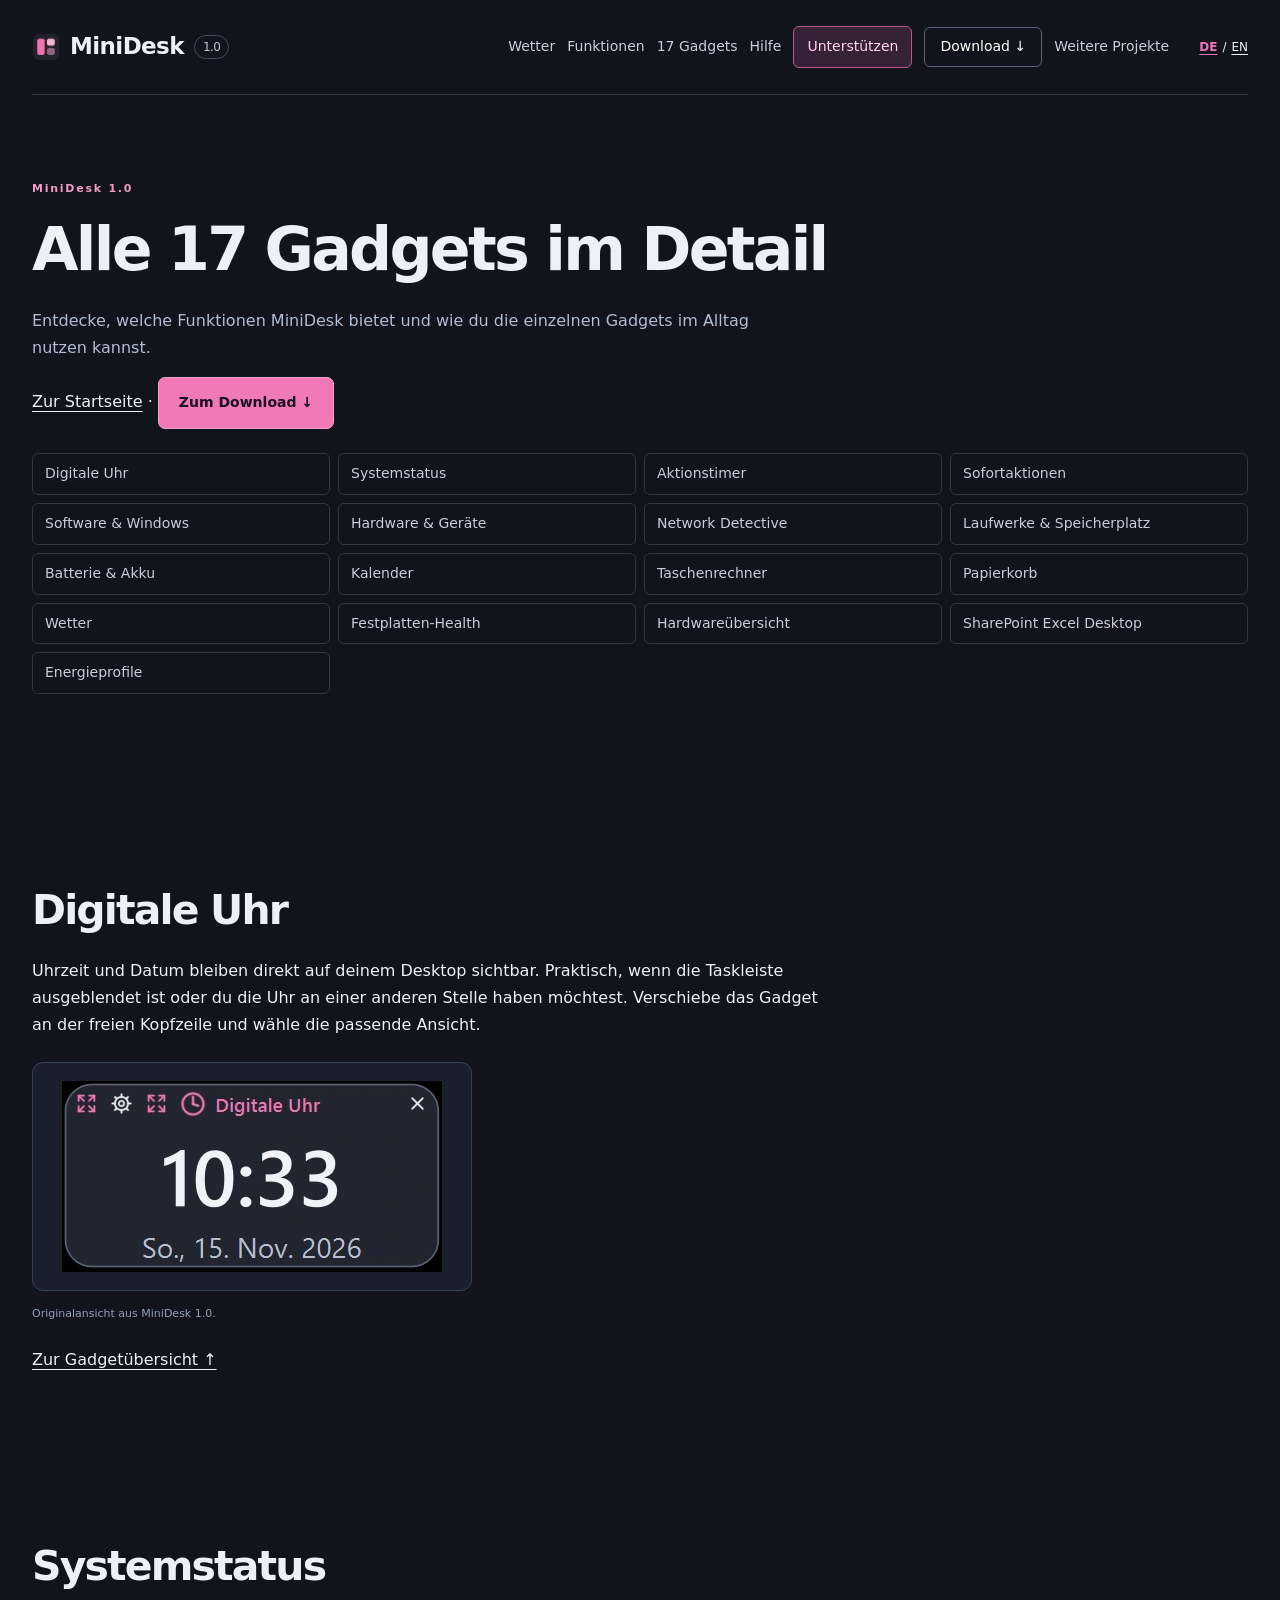
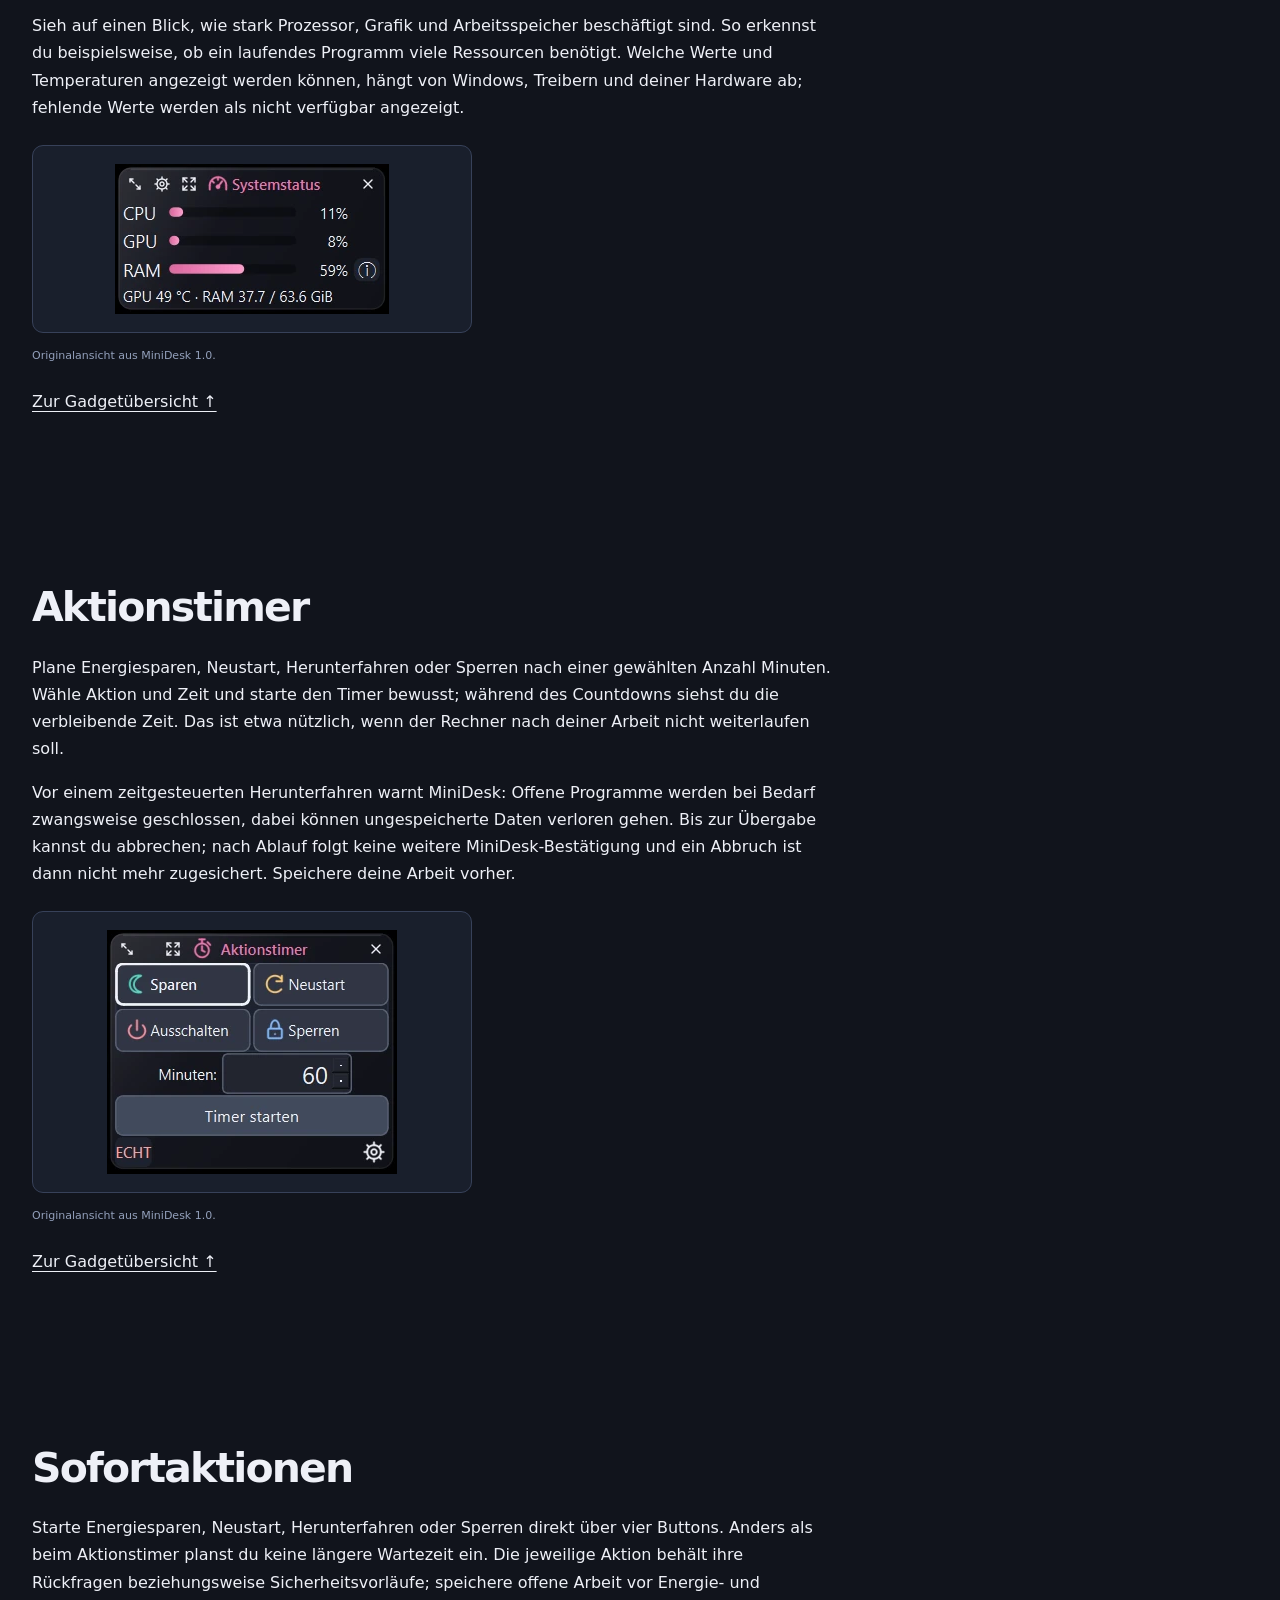
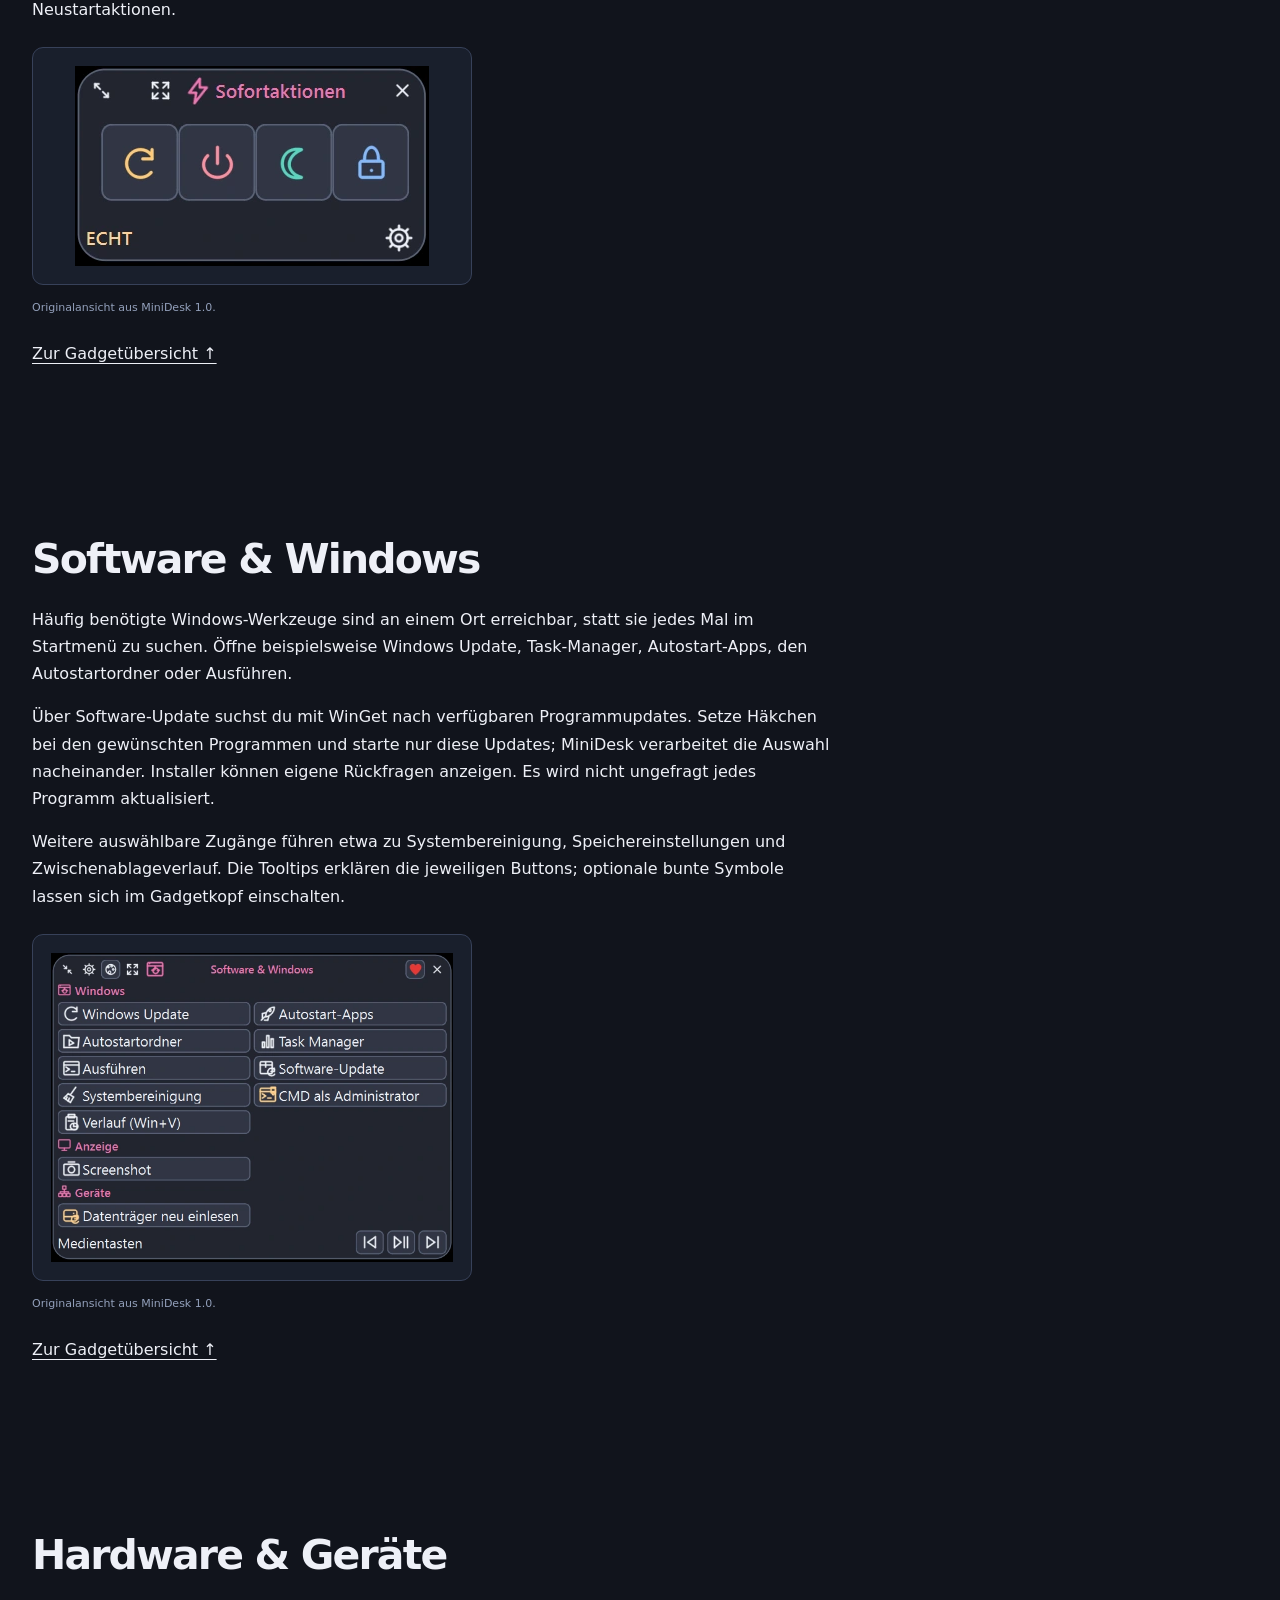
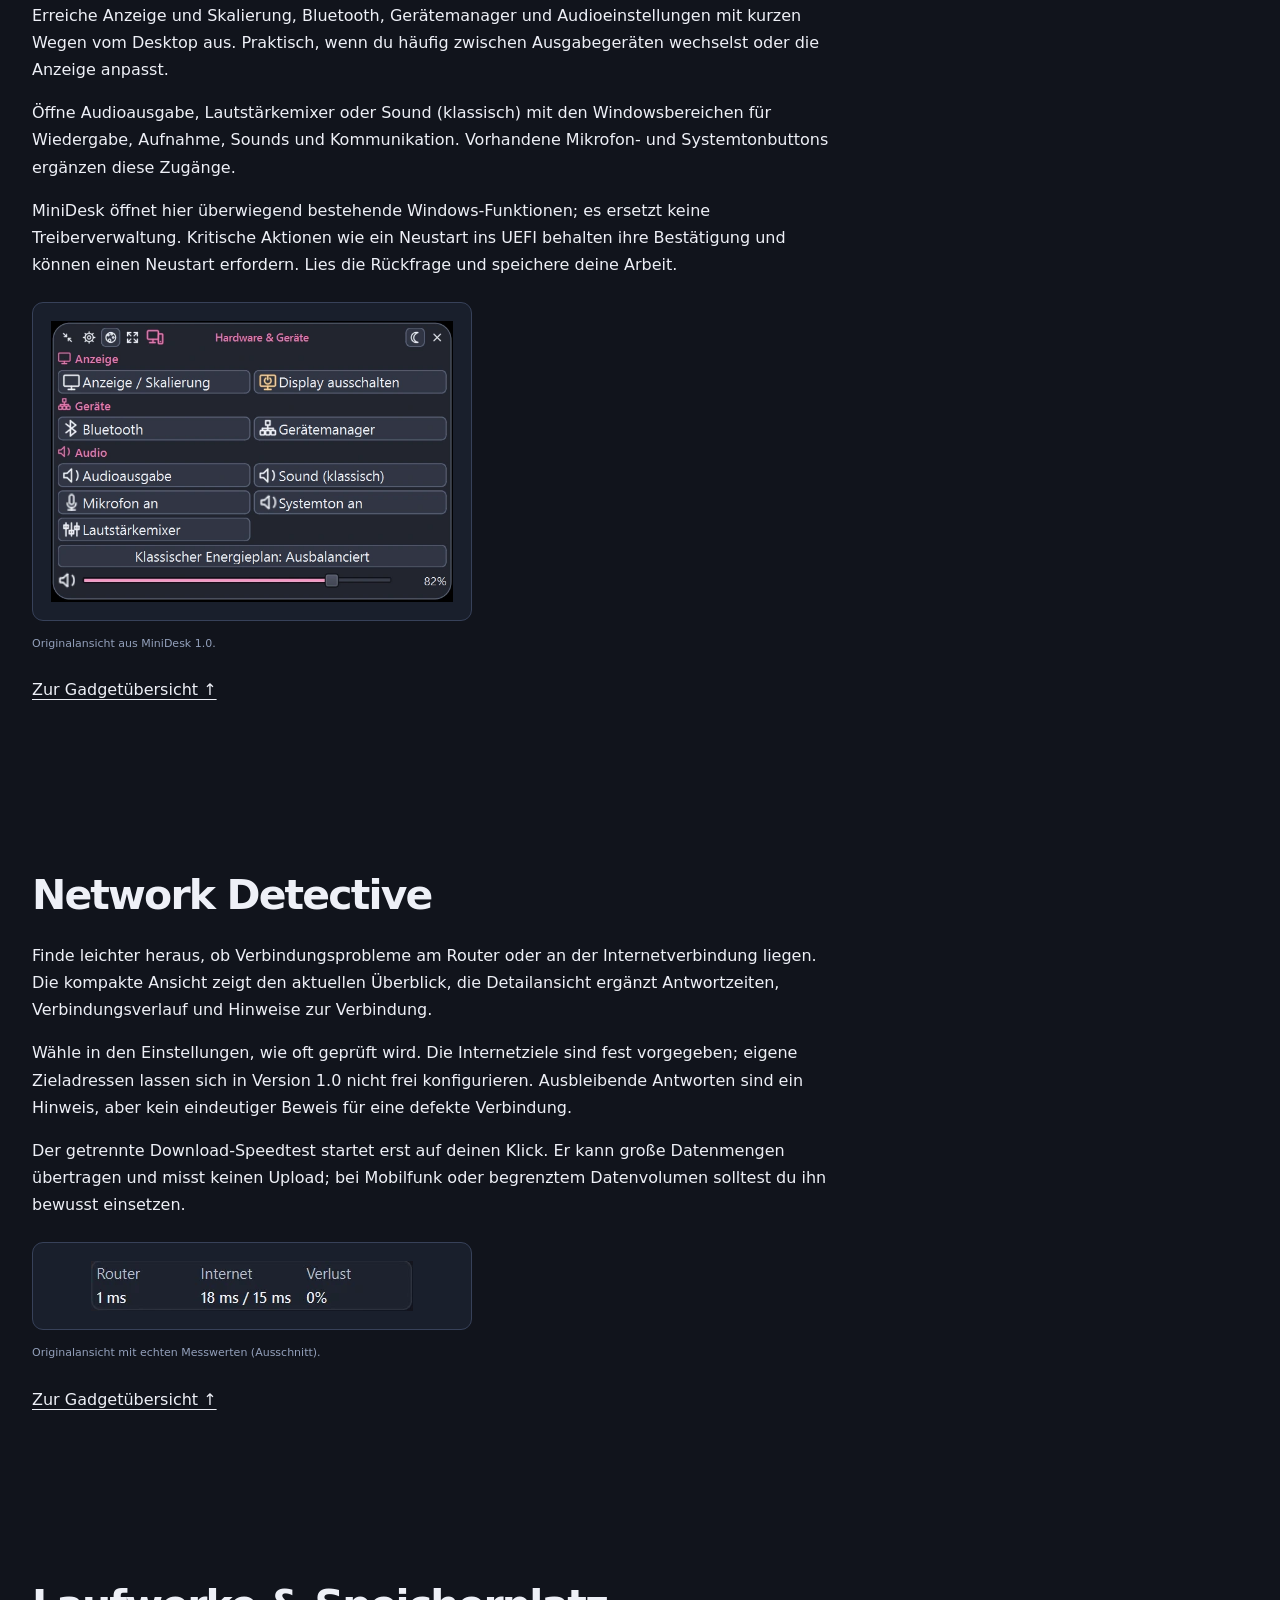
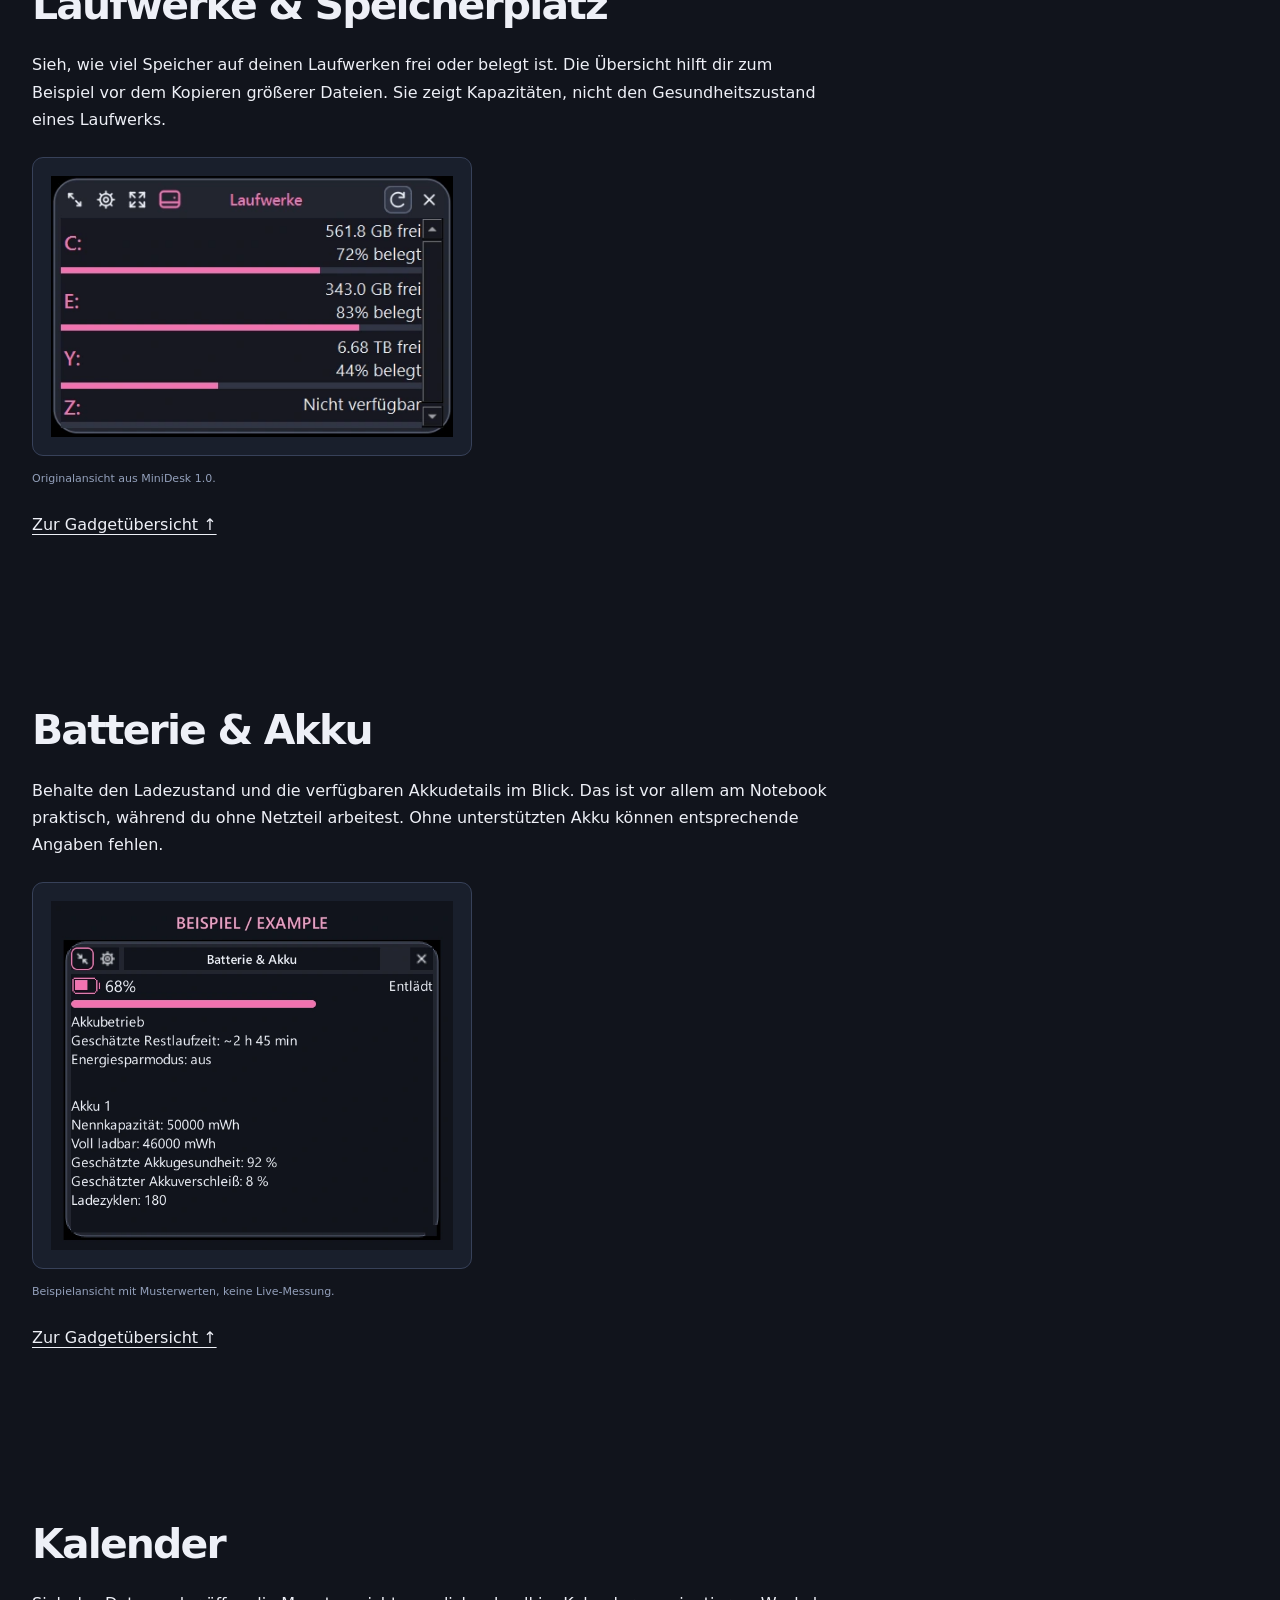
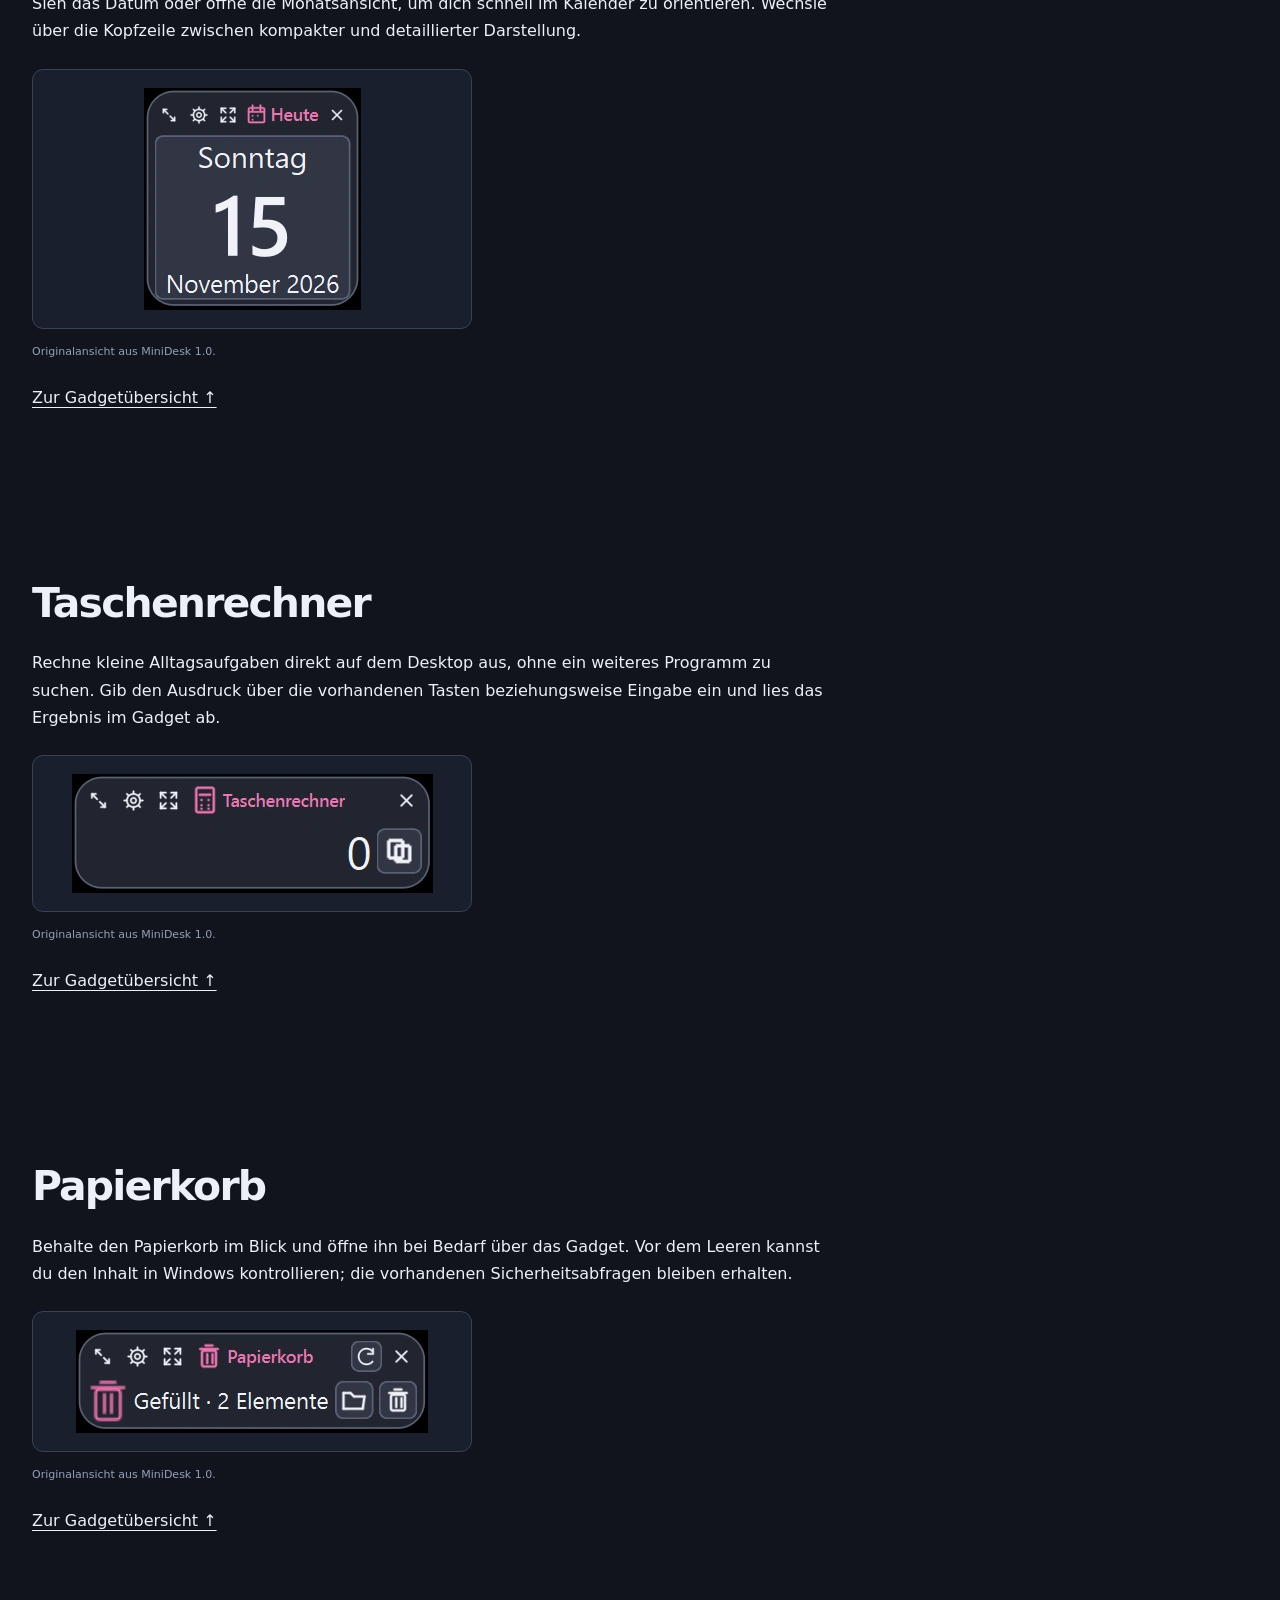
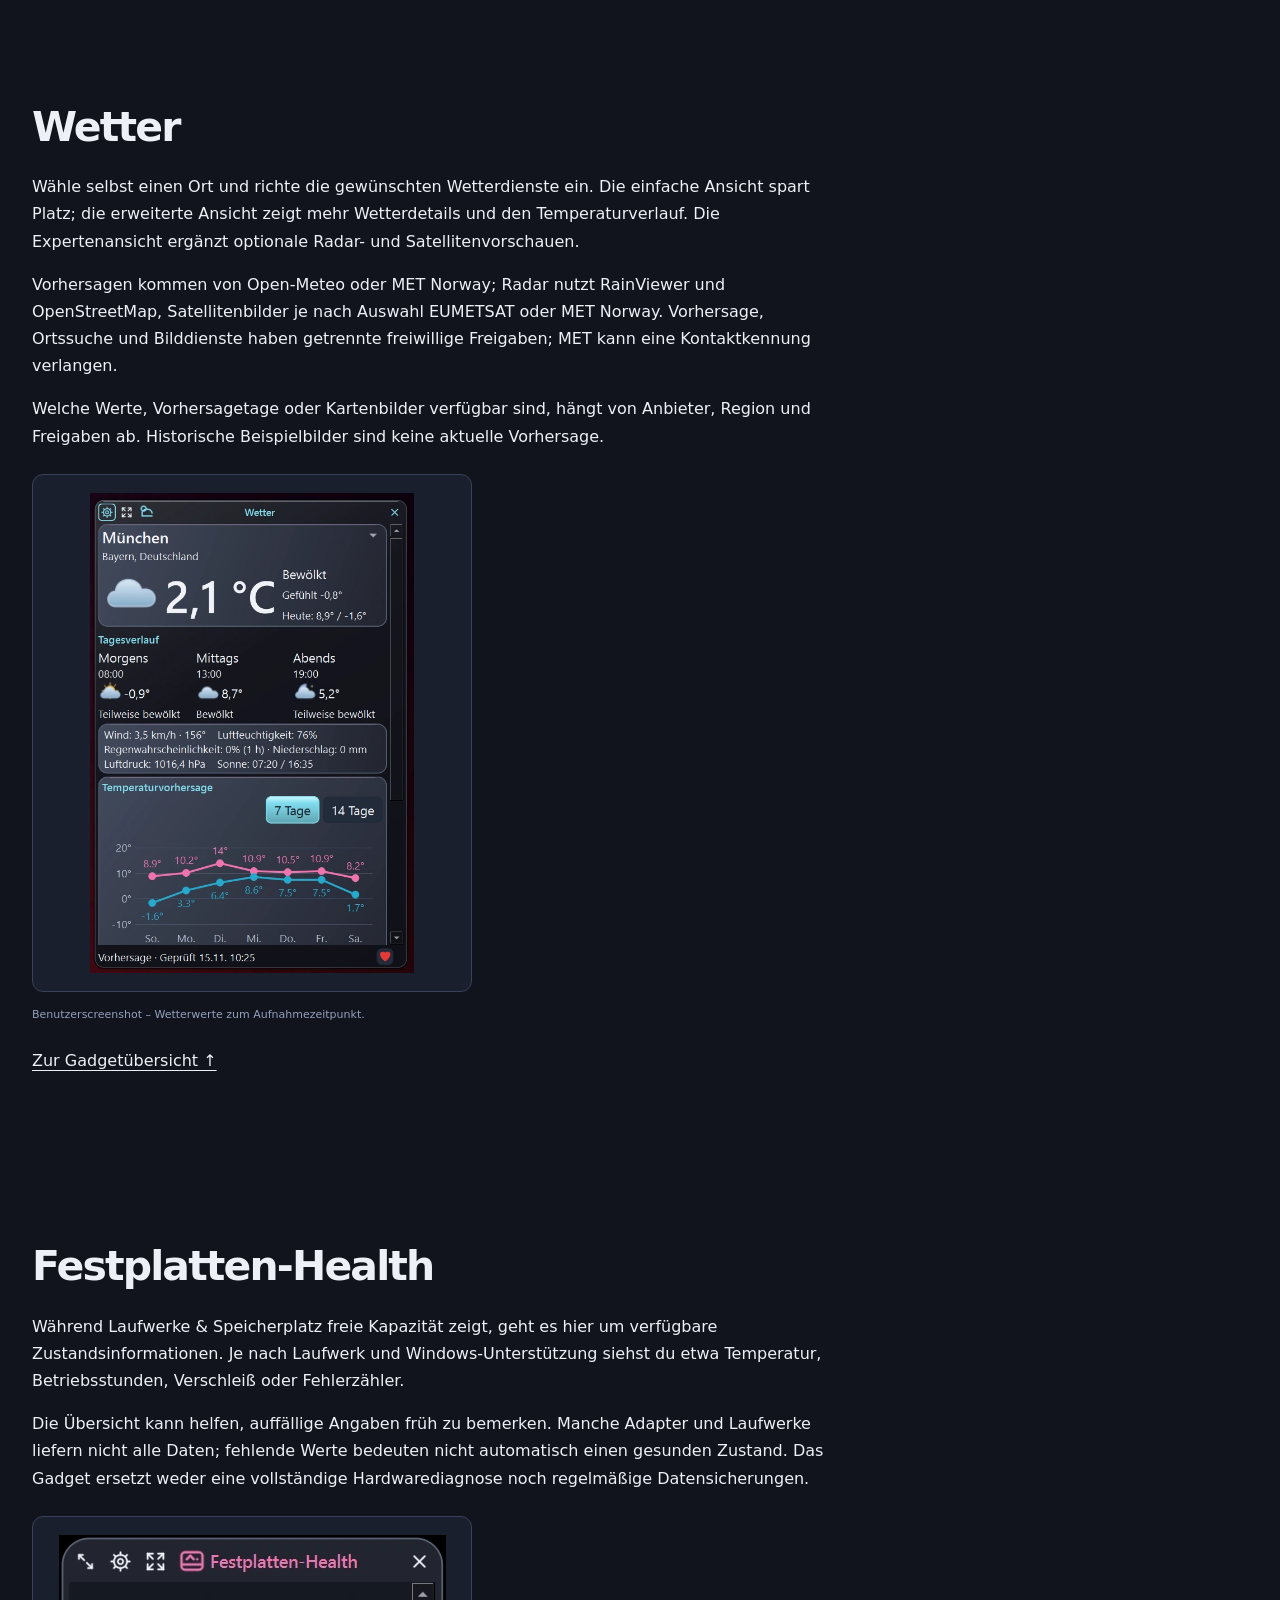
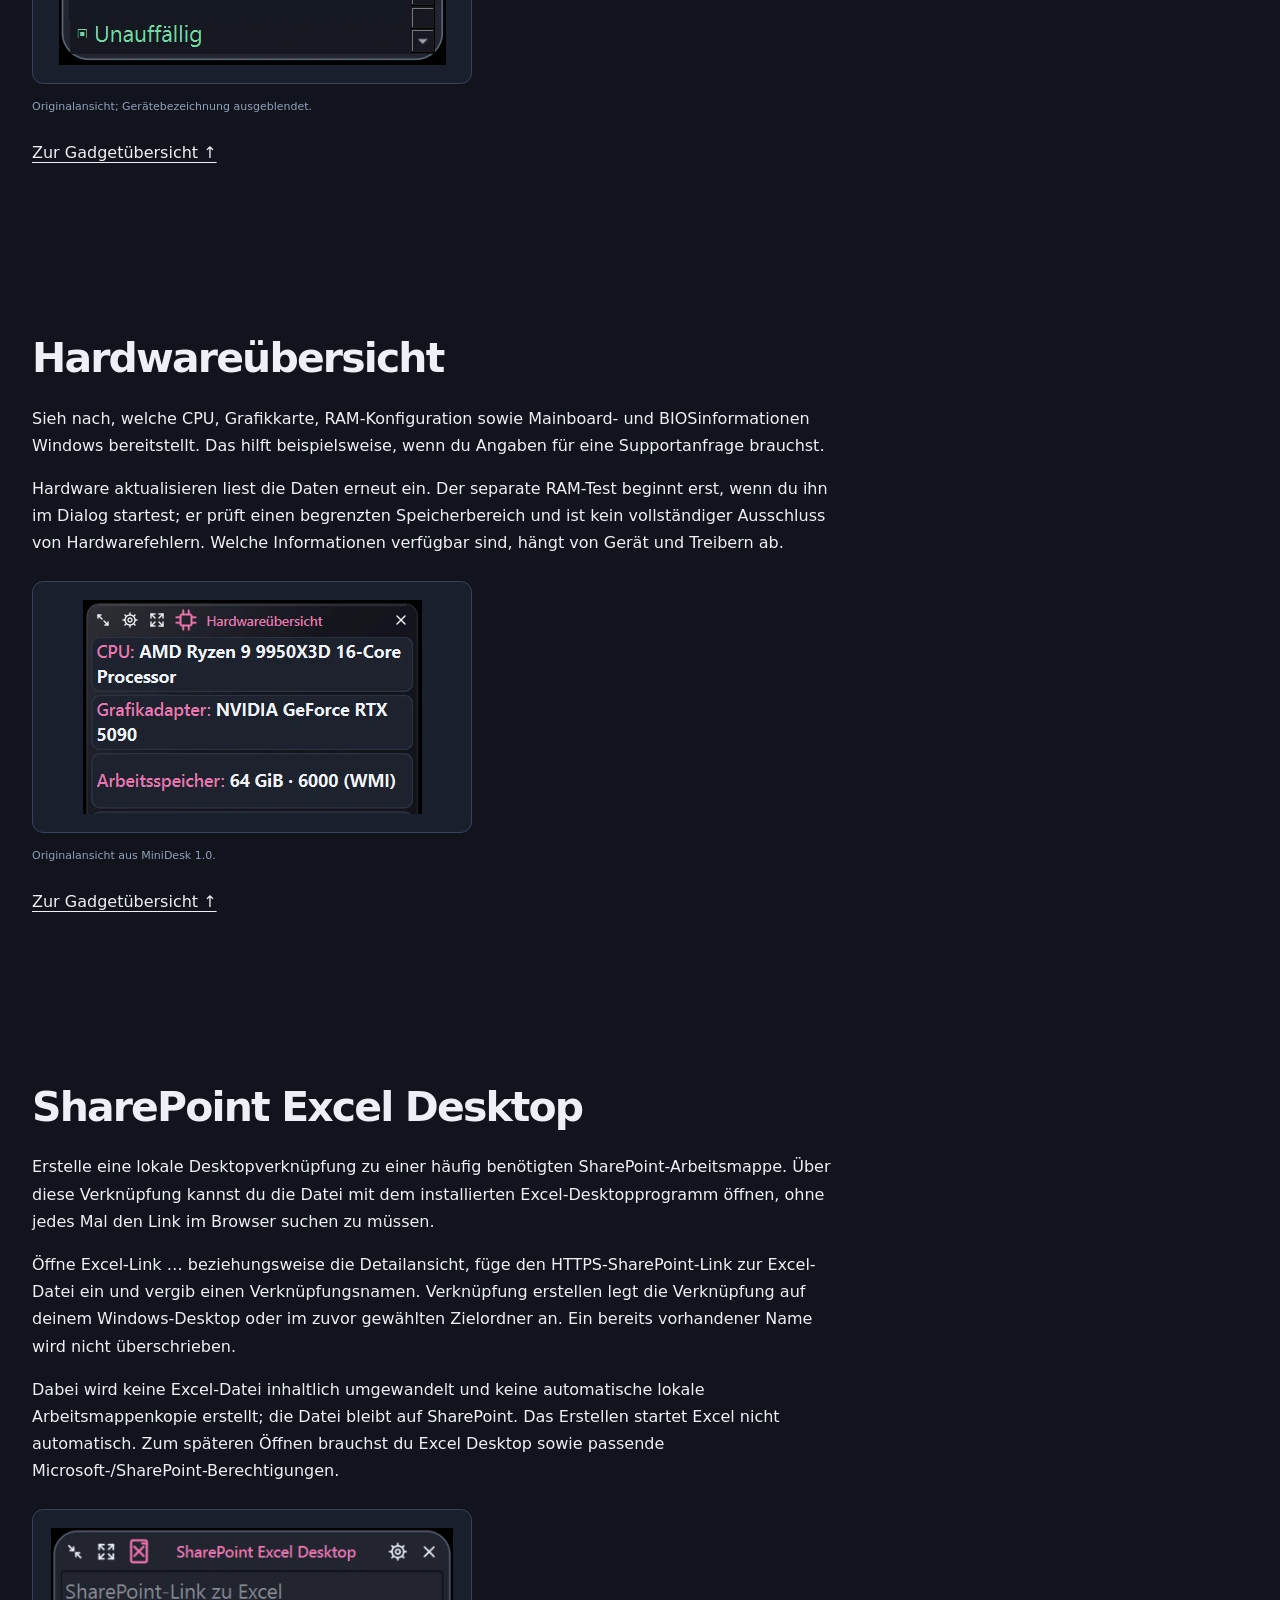
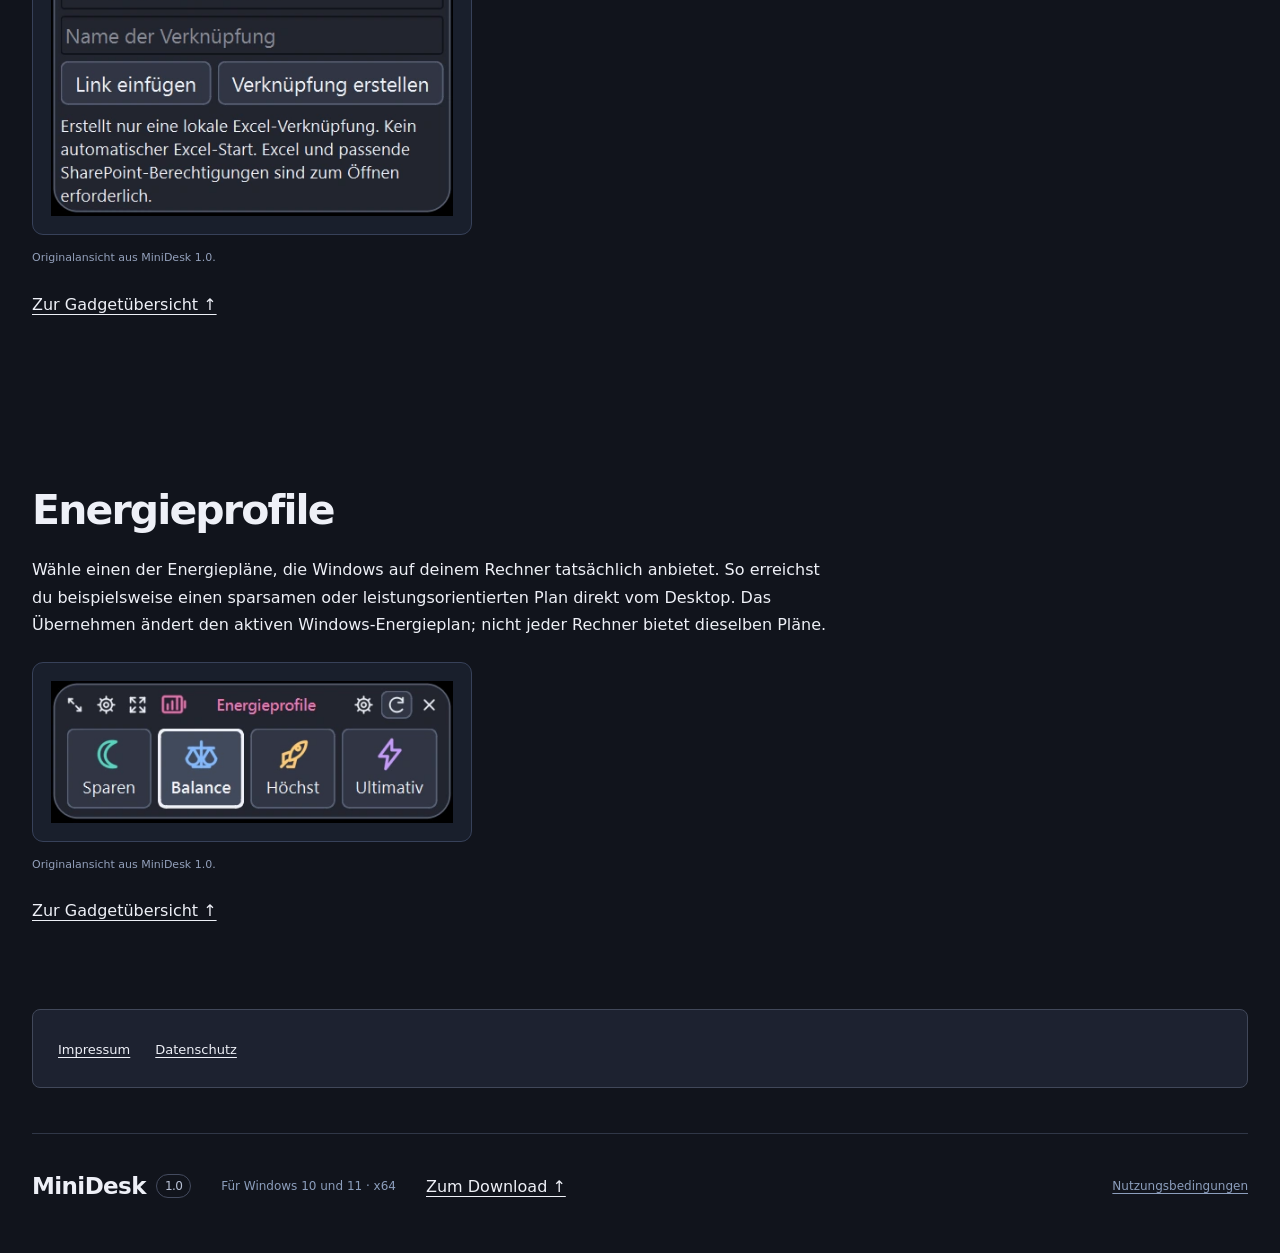
<file: gadgets.html>
<!doctype html><html lang="de"><head><meta charset="utf-8"><meta name="viewport" content="width=device-width,initial-scale=1"><title>Alle 17 Windows Desktop Gadgets | MiniDesk 1.0</title><link rel="stylesheet" href="style.css"><link rel="icon" href="assets/favicon.ico"><meta name="description" content="Alle 17 MiniDesk-Gadgets verständlich erklärt: Funktionen, Alltagsbeispiele und wichtige Hinweise zu Wetter, Windows, Netzwerk und SharePoint Excel."><link rel="canonical" href="https://stigliz81.github.io/MiniDesk/gadgets.html"><link rel="alternate" hreflang="de" href="https://stigliz81.github.io/MiniDesk/gadgets.html"><link rel="alternate" hreflang="en" href="https://stigliz81.github.io/MiniDesk/gadgets-en.html"><meta property="og:type" content="website"><meta property="og:site_name" content="MiniDesk"><meta property="og:title" content="Alle 17 Windows Desktop Gadgets | MiniDesk 1.0"><meta property="og:description" content="Alle 17 MiniDesk-Gadgets verständlich erklärt: Funktionen, Alltagsbeispiele und wichtige Hinweise zu Wetter, Windows, Netzwerk und SharePoint Excel."><meta property="og:url" content="https://stigliz81.github.io/MiniDesk/gadgets.html"><meta property="og:locale" content="de_DE"><meta property="og:image" content="https://stigliz81.github.io/MiniDesk/assets/overview.webp"><meta property="og:image:alt" content="Originale MiniDesk-Gadgetfenster"></head><body><a class="skip" href="#inhalt">Zum Inhalt</a><header class="wrap"><a class="brand" href="index.html#"><img src="assets/favicon.ico" alt="" width="28" height="28">MiniDesk <span>1.0</span></a><nav aria-label="Hauptnavigation"><a href="index.html#wetter">Wetter</a><a href="index.html#funktionen">Funktionen</a><a href="index.html#gadgets">17 Gadgets</a><a href="index.html#hilfe">Hilfe</a><a class="nav-support" href="index.html#support">Unterstützen</a><a class="nav-download" href="index.html#download">Download ↓</a><a href="index.html#projects">Weitere Projekte</a></nav><div class="language-switch" aria-label="Sprache"><a lang="de" hreflang="de" href="gadgets.html" aria-current="page">DE</a><span aria-hidden="true"> / </span><a lang="en" hreflang="en" href="gadgets-en.html">EN</a></div></header><main id="inhalt"><section class="wrap section"><p class="eyebrow">MiniDesk 1.0</p><h1>Alle 17 Gadgets im Detail</h1><p class="intro">Entdecke, welche Funktionen MiniDesk bietet und wie du die einzelnen Gadgets im Alltag nutzen kannst.</p><p><a class="text-link" href="index.html">Zur Startseite</a> · <a class="button" href="index.html#download">Zum Download ↓</a></p><div id="gadget-overview"><nav class="gadget-toc" aria-label="Gadgetübersicht"><a href="#digital-clock">Digitale Uhr</a><a href="#system-status">Systemstatus</a><a href="#action-timer">Aktionstimer</a><a href="#instant-actions">Sofortaktionen</a><a href="#software-windows">Software &amp; Windows</a><a href="#hardware-devices">Hardware &amp; Geräte</a><a href="#network-detective">Network Detective</a><a href="#drives-storage">Laufwerke &amp; Speicherplatz</a><a href="#battery">Batterie &amp; Akku</a><a href="#calendar">Kalender</a><a href="#calculator">Taschenrechner</a><a href="#recycle-bin">Papierkorb</a><a href="#weather">Wetter</a><a href="#disk-health">Festplatten-Health</a><a href="#hardware-overview">Hardwareübersicht</a><a href="#sharepoint-excel-desktop">SharePoint Excel Desktop</a><a href="#power-plans">Energieprofile</a></nav></div></section><section class="section wrap gadget-detail" id="digital-clock"><h2>Digitale Uhr</h2><div class="gadget-copy"><p>Uhrzeit und Datum bleiben direkt auf deinem Desktop sichtbar. Praktisch, wenn die Taskleiste ausgeblendet ist oder du die Uhr an einer anderen Stelle haben möchtest. Verschiebe das Gadget an der freien Kopfzeile und wähle die passende Ansicht.</p></div><figure><a class="zoom" href="assets/gadget-clock.webp" target="_blank" rel="noopener"><img src="assets/gadget-clock.webp" alt="Digitale Uhr – Originalansicht" width="380" height="191" loading="lazy" decoding="async"></a><figcaption>Originalansicht aus MiniDesk 1.0.</figcaption></figure><a class="text-link" href="#gadget-overview">Zur Gadgetübersicht ↑</a></section><section class="section wrap gadget-detail" id="system-status"><h2>Systemstatus</h2><div class="gadget-copy"><p>Sieh auf einen Blick, wie stark Prozessor, Grafik und Arbeitsspeicher beschäftigt sind. So erkennst du beispielsweise, ob ein laufendes Programm viele Ressourcen benötigt. Welche Werte und Temperaturen angezeigt werden können, hängt von Windows, Treibern und deiner Hardware ab; fehlende Werte werden als nicht verfügbar angezeigt.</p></div><figure><a class="zoom" href="assets/system.webp" target="_blank" rel="noopener"><img src="assets/system.webp" alt="Systemstatus – Originalansicht" width="274" height="150" loading="lazy" decoding="async"></a><figcaption>Originalansicht aus MiniDesk 1.0.</figcaption></figure><a class="text-link" href="#gadget-overview">Zur Gadgetübersicht ↑</a></section><section class="section wrap gadget-detail" id="action-timer"><h2>Aktionstimer</h2><div class="gadget-copy"><p>Plane Energiesparen, Neustart, Herunterfahren oder Sperren nach einer gewählten Anzahl Minuten. Wähle Aktion und Zeit und starte den Timer bewusst; während des Countdowns siehst du die verbleibende Zeit. Das ist etwa nützlich, wenn der Rechner nach deiner Arbeit nicht weiterlaufen soll.</p><p>Vor einem zeitgesteuerten Herunterfahren warnt MiniDesk: Offene Programme werden bei Bedarf zwangsweise geschlossen, dabei können ungespeicherte Daten verloren gehen. Bis zur Übergabe kannst du abbrechen; nach Ablauf folgt keine weitere MiniDesk-Bestätigung und ein Abbruch ist dann nicht mehr zugesichert. Speichere deine Arbeit vorher.</p></div><figure><a class="zoom" href="assets/timer.webp" target="_blank" rel="noopener"><img src="assets/timer.webp" alt="Aktionstimer – Originalansicht" width="290" height="244" loading="lazy" decoding="async"></a><figcaption>Originalansicht aus MiniDesk 1.0.</figcaption></figure><a class="text-link" href="#gadget-overview">Zur Gadgetübersicht ↑</a></section><section class="section wrap gadget-detail" id="instant-actions"><h2>Sofortaktionen</h2><div class="gadget-copy"><p>Starte Energiesparen, Neustart, Herunterfahren oder Sperren direkt über vier Buttons. Anders als beim Aktionstimer planst du keine längere Wartezeit ein. Die jeweilige Aktion behält ihre Rückfragen beziehungsweise Sicherheitsvorläufe; speichere offene Arbeit vor Energie- und Neustartaktionen.</p></div><figure><a class="zoom" href="assets/gadget-energy-now.webp" target="_blank" rel="noopener"><img src="assets/gadget-energy-now.webp" alt="Sofortaktionen – Originalansicht" width="354" height="200" loading="lazy" decoding="async"></a><figcaption>Originalansicht aus MiniDesk 1.0.</figcaption></figure><a class="text-link" href="#gadget-overview">Zur Gadgetübersicht ↑</a></section><section class="section wrap gadget-detail" id="software-windows"><h2>Software &amp; Windows</h2><div class="gadget-copy"><p>Häufig benötigte Windows-Werkzeuge sind an einem Ort erreichbar, statt sie jedes Mal im Startmenü zu suchen. Öffne beispielsweise Windows Update, Task-Manager, Autostart-Apps, den Autostartordner oder Ausführen.</p><p>Über Software-Update suchst du mit WinGet nach verfügbaren Programmupdates. Setze Häkchen bei den gewünschten Programmen und starte nur diese Updates; MiniDesk verarbeitet die Auswahl nacheinander. Installer können eigene Rückfragen anzeigen. Es wird nicht ungefragt jedes Programm aktualisiert.</p><p>Weitere auswählbare Zugänge führen etwa zu Systembereinigung, Speichereinstellungen und Zwischenablageverlauf. Die Tooltips erklären die jeweiligen Buttons; optionale bunte Symbole lassen sich im Gadgetkopf einschalten.</p></div><figure><a class="zoom" href="assets/gadget-software.webp" target="_blank" rel="noopener"><img src="assets/gadget-software.webp" alt="Software &amp; Windows – Originalansicht" width="649" height="499" loading="lazy" decoding="async"></a><figcaption>Originalansicht aus MiniDesk 1.0.</figcaption></figure><a class="text-link" href="#gadget-overview">Zur Gadgetübersicht ↑</a></section><section class="section wrap gadget-detail" id="hardware-devices"><h2>Hardware &amp; Geräte</h2><div class="gadget-copy"><p>Erreiche Anzeige und Skalierung, Bluetooth, Gerätemanager und Audioeinstellungen mit kurzen Wegen vom Desktop aus. Praktisch, wenn du häufig zwischen Ausgabegeräten wechselst oder die Anzeige anpasst.</p><p>Öffne Audioausgabe, Lautstärkemixer oder Sound (klassisch) mit den Windowsbereichen für Wiedergabe, Aufnahme, Sounds und Kommunikation. Vorhandene Mikrofon- und Systemtonbuttons ergänzen diese Zugänge.</p><p>MiniDesk öffnet hier überwiegend bestehende Windows-Funktionen; es ersetzt keine Treiberverwaltung. Kritische Aktionen wie ein Neustart ins UEFI behalten ihre Bestätigung und können einen Neustart erfordern. Lies die Rückfrage und speichere deine Arbeit.</p></div><figure><a class="zoom" href="assets/gadget-hardware.webp" target="_blank" rel="noopener"><img src="assets/gadget-hardware.webp" alt="Hardware &amp; Geräte – Originalansicht" width="649" height="453" loading="lazy" decoding="async"></a><figcaption>Originalansicht aus MiniDesk 1.0.</figcaption></figure><a class="text-link" href="#gadget-overview">Zur Gadgetübersicht ↑</a></section><section class="section wrap gadget-detail" id="network-detective"><h2>Network Detective</h2><div class="gadget-copy"><p>Finde leichter heraus, ob Verbindungsprobleme am Router oder an der Internetverbindung liegen. Die kompakte Ansicht zeigt den aktuellen Überblick, die Detailansicht ergänzt Antwortzeiten, Verbindungsverlauf und Hinweise zur Verbindung.</p><p>Wähle in den Einstellungen, wie oft geprüft wird. Die Internetziele sind fest vorgegeben; eigene Zieladressen lassen sich in Version 1.0 nicht frei konfigurieren. Ausbleibende Antworten sind ein Hinweis, aber kein eindeutiger Beweis für eine defekte Verbindung.</p><p>Der getrennte Download-Speedtest startet erst auf deinen Klick. Er kann große Datenmengen übertragen und misst keinen Upload; bei Mobilfunk oder begrenztem Datenvolumen solltest du ihn bewusst einsetzen.</p></div><figure><a class="zoom" href="assets/network.webp" target="_blank" rel="noopener"><img src="assets/network.webp" alt="Network Detective – Antwortzeiten und Verlust" width="322" height="50" loading="lazy" decoding="async"></a><figcaption>Originalansicht mit echten Messwerten (Ausschnitt).</figcaption></figure><a class="text-link" href="#gadget-overview">Zur Gadgetübersicht ↑</a></section><section class="section wrap gadget-detail" id="drives-storage"><h2>Laufwerke &amp; Speicherplatz</h2><div class="gadget-copy"><p>Sieh, wie viel Speicher auf deinen Laufwerken frei oder belegt ist. Die Übersicht hilft dir zum Beispiel vor dem Kopieren größerer Dateien. Sie zeigt Kapazitäten, nicht den Gesundheitszustand eines Laufwerks.</p></div><figure><a class="zoom" href="assets/gadget-drives.webp" target="_blank" rel="noopener"><img src="assets/gadget-drives.webp" alt="Laufwerke &amp; Speicherplatz – Originalansicht" width="450" height="292" loading="lazy" decoding="async"></a><figcaption>Originalansicht aus MiniDesk 1.0.</figcaption></figure><a class="text-link" href="#gadget-overview">Zur Gadgetübersicht ↑</a></section><section class="section wrap gadget-detail" id="battery"><h2>Batterie &amp; Akku</h2><div class="gadget-copy"><p>Behalte den Ladezustand und die verfügbaren Akkudetails im Blick. Das ist vor allem am Notebook praktisch, während du ohne Netzteil arbeitest. Ohne unterstützten Akku können entsprechende Angaben fehlen.</p></div><figure><a class="zoom" href="assets/gadget-battery-example.webp" target="_blank" rel="noopener"><img src="assets/gadget-battery-example.webp" alt="Batterie &amp; Akku – gekennzeichnete Beispielansicht" width="640" height="556" loading="lazy" decoding="async"></a><figcaption>Beispielansicht mit Musterwerten, keine Live-Messung.</figcaption></figure><a class="text-link" href="#gadget-overview">Zur Gadgetübersicht ↑</a></section><section class="section wrap gadget-detail" id="calendar"><h2>Kalender</h2><div class="gadget-copy"><p>Sieh das Datum oder öffne die Monatsansicht, um dich schnell im Kalender zu orientieren. Wechsle über die Kopfzeile zwischen kompakter und detaillierter Darstellung.</p></div><figure><a class="zoom" href="assets/gadget-calendar.webp" target="_blank" rel="noopener"><img src="assets/gadget-calendar.webp" alt="Kalender – Originalansicht" width="217" height="222" loading="lazy" decoding="async"></a><figcaption>Originalansicht aus MiniDesk 1.0.</figcaption></figure><a class="text-link" href="#gadget-overview">Zur Gadgetübersicht ↑</a></section><section class="section wrap gadget-detail" id="calculator"><h2>Taschenrechner</h2><div class="gadget-copy"><p>Rechne kleine Alltagsaufgaben direkt auf dem Desktop aus, ohne ein weiteres Programm zu suchen. Gib den Ausdruck über die vorhandenen Tasten beziehungsweise Eingabe ein und lies das Ergebnis im Gadget ab.</p></div><figure><a class="zoom" href="assets/gadget-calculator.webp" target="_blank" rel="noopener"><img src="assets/gadget-calculator.webp" alt="Taschenrechner – Originalansicht" width="361" height="119" loading="lazy" decoding="async"></a><figcaption>Originalansicht aus MiniDesk 1.0.</figcaption></figure><a class="text-link" href="#gadget-overview">Zur Gadgetübersicht ↑</a></section><section class="section wrap gadget-detail" id="recycle-bin"><h2>Papierkorb</h2><div class="gadget-copy"><p>Behalte den Papierkorb im Blick und öffne ihn bei Bedarf über das Gadget. Vor dem Leeren kannst du den Inhalt in Windows kontrollieren; die vorhandenen Sicherheitsabfragen bleiben erhalten.</p></div><figure><a class="zoom" href="assets/gadget-recycle.webp" target="_blank" rel="noopener"><img src="assets/gadget-recycle.webp" alt="Papierkorb – Originalansicht" width="352" height="103" loading="lazy" decoding="async"></a><figcaption>Originalansicht aus MiniDesk 1.0.</figcaption></figure><a class="text-link" href="#gadget-overview">Zur Gadgetübersicht ↑</a></section><section class="section wrap gadget-detail" id="weather"><h2>Wetter</h2><div class="gadget-copy"><p>Wähle selbst einen Ort und richte die gewünschten Wetterdienste ein. Die einfache Ansicht spart Platz; die erweiterte Ansicht zeigt mehr Wetterdetails und den Temperaturverlauf. Die Expertenansicht ergänzt optionale Radar- und Satellitenvorschauen.</p><p>Vorhersagen kommen von Open-Meteo oder MET Norway; Radar nutzt RainViewer und OpenStreetMap, Satellitenbilder je nach Auswahl EUMETSAT oder MET Norway. Vorhersage, Ortssuche und Bilddienste haben getrennte freiwillige Freigaben; MET kann eine Kontaktkennung verlangen.</p><p>Welche Werte, Vorhersagetage oder Kartenbilder verfügbar sind, hängt von Anbieter, Region und Freigaben ab. Historische Beispielbilder sind keine aktuelle Vorhersage.</p></div><figure><a class="zoom" href="assets/gadget-weather-user.webp" target="_blank" rel="noopener"><img src="assets/gadget-weather-user.webp" alt="Wetter – erweiterte Originalansicht für München" width="579" height="858" loading="lazy" decoding="async"></a><figcaption>Benutzerscreenshot – Wetterwerte zum Aufnahmezeitpunkt.</figcaption></figure><a class="text-link" href="#gadget-overview">Zur Gadgetübersicht ↑</a></section><section class="section wrap gadget-detail" id="disk-health"><h2>Festplatten-Health</h2><div class="gadget-copy"><p>Während Laufwerke &amp; Speicherplatz freie Kapazität zeigt, geht es hier um verfügbare Zustandsinformationen. Je nach Laufwerk und Windows-Unterstützung siehst du etwa Temperatur, Betriebsstunden, Verschleiß oder Fehlerzähler.</p><p>Die Übersicht kann helfen, auffällige Angaben früh zu bemerken. Manche Adapter und Laufwerke liefern nicht alle Daten; fehlende Werte bedeuten nicht automatisch einen gesunden Zustand. Das Gadget ersetzt weder eine vollständige Hardwarediagnose noch regelmäßige Datensicherungen.</p></div><figure><a class="zoom" href="assets/gadget-disk-health.webp" target="_blank" rel="noopener"><img src="assets/gadget-disk-health.webp" alt="Festplatten-Health – Originalansicht" width="387" height="130" loading="lazy" decoding="async"></a><figcaption>Originalansicht; Gerätebezeichnung ausgeblendet.</figcaption></figure><a class="text-link" href="#gadget-overview">Zur Gadgetübersicht ↑</a></section><section class="section wrap gadget-detail" id="hardware-overview"><h2>Hardwareübersicht</h2><div class="gadget-copy"><p>Sieh nach, welche CPU, Grafikkarte, RAM-Konfiguration sowie Mainboard- und BIOSinformationen Windows bereitstellt. Das hilft beispielsweise, wenn du Angaben für eine Supportanfrage brauchst.</p><p>Hardware aktualisieren liest die Daten erneut ein. Der separate RAM-Test beginnt erst, wenn du ihn im Dialog startest; er prüft einen begrenzten Speicherbereich und ist kein vollständiger Ausschluss von Hardwarefehlern. Welche Informationen verfügbar sind, hängt von Gerät und Treibern ab.</p></div><figure><a class="zoom" href="assets/hardware.webp" target="_blank" rel="noopener"><img src="assets/hardware.webp" alt="Hardwareübersicht – Originalansicht" width="339" height="214" loading="lazy" decoding="async"></a><figcaption>Originalansicht aus MiniDesk 1.0.</figcaption></figure><a class="text-link" href="#gadget-overview">Zur Gadgetübersicht ↑</a></section><section class="section wrap gadget-detail" id="sharepoint-excel-desktop"><h2>SharePoint Excel Desktop</h2><div class="gadget-copy"><p>Erstelle eine lokale Desktopverknüpfung zu einer häufig benötigten SharePoint-Arbeitsmappe. Über diese Verknüpfung kannst du die Datei mit dem installierten Excel-Desktopprogramm öffnen, ohne jedes Mal den Link im Browser suchen zu müssen.</p><p>Öffne Excel-Link … beziehungsweise die Detailansicht, füge den HTTPS-SharePoint-Link zur Excel-Datei ein und vergib einen Verknüpfungsnamen. Verknüpfung erstellen legt die Verknüpfung auf deinem Windows-Desktop oder im zuvor gewählten Zielordner an. Ein bereits vorhandener Name wird nicht überschrieben.</p><p>Dabei wird keine Excel-Datei inhaltlich umgewandelt und keine automatische lokale Arbeitsmappenkopie erstellt; die Datei bleibt auf SharePoint. Das Erstellen startet Excel nicht automatisch. Zum späteren Öffnen brauchst du Excel Desktop sowie passende Microsoft-/SharePoint-Berechtigungen.</p></div><figure><a class="zoom" href="assets/gadget-sharepoint.webp" target="_blank" rel="noopener"><img src="assets/gadget-sharepoint.webp" alt="SharePoint Excel Desktop – Originalansicht" width="448" height="322" loading="lazy" decoding="async"></a><figcaption>Originalansicht aus MiniDesk 1.0.</figcaption></figure><a class="text-link" href="#gadget-overview">Zur Gadgetübersicht ↑</a></section><section class="section wrap gadget-detail" id="power-plans"><h2>Energieprofile</h2><div class="gadget-copy"><p>Wähle einen der Energiepläne, die Windows auf deinem Rechner tatsächlich anbietet. So erreichst du beispielsweise einen sparsamen oder leistungsorientierten Plan direkt vom Desktop. Das Übernehmen ändert den aktiven Windows-Energieplan; nicht jeder Rechner bietet dieselben Pläne.</p></div><figure><a class="zoom" href="assets/gadget-power-profiles.webp" target="_blank" rel="noopener"><img src="assets/gadget-power-profiles.webp" alt="Energieprofile – Originalansicht" width="448" height="158" loading="lazy" decoding="async"></a><figcaption>Originalansicht aus MiniDesk 1.0.</figcaption></figure><a class="text-link" href="#gadget-overview">Zur Gadgetübersicht ↑</a></section><aside class="legal wrap"><a href="impressum.html">Impressum</a><a href="datenschutz.html">Datenschutz</a></aside></main><footer class="wrap"><a class="brand" href="index.html#">MiniDesk <span>1.0</span></a><p>Für Windows 10 und 11 · x64</p><a href="index.html#download">Zum Download ↑</a><a href="freeware.html">Nutzungsbedingungen</a></footer></body></html>
</file>
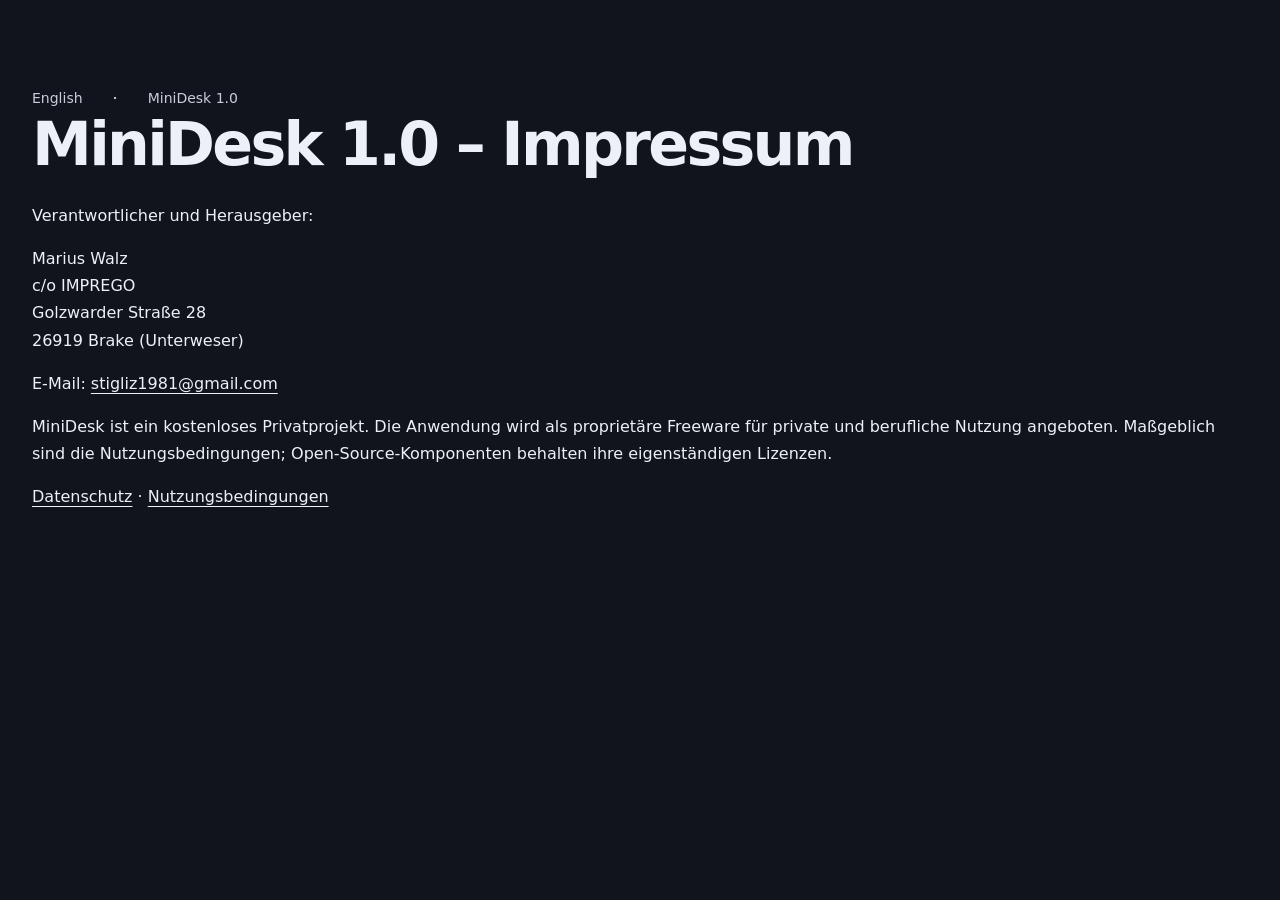
<file: impressum.html>
<!doctype html><html lang="de"><head><meta charset="utf-8"><meta name="viewport" content="width=device-width,initial-scale=1"><title>Impressum · MiniDesk 1.0</title><link rel="stylesheet" href="style.css"><link rel="canonical" href="https://stigliz81.github.io/MiniDesk/impressum.html"><link rel="alternate" hreflang="de" href="https://stigliz81.github.io/MiniDesk/impressum.html"><link rel="alternate" hreflang="en" href="https://stigliz81.github.io/MiniDesk/legal-en.html"></head><body><main class="wrap section"><nav aria-label="Language"><a href="legal-en.html">English</a> · <a href="index.html">MiniDesk 1.0</a></nav><h1>MiniDesk 1.0 – Impressum</h1><p>Verantwortlicher und Herausgeber:</p><p>Marius Walz  <br>c/o IMPREGO  <br>Golzwarder Straße 28  <br>26919 Brake (Unterweser)</p><p>E-Mail: <a href="mailto:stigliz1981@gmail.com">stigliz1981@gmail.com</a></p><p>MiniDesk ist ein kostenloses Privatprojekt. Die Anwendung wird als proprietäre Freeware für private und berufliche Nutzung angeboten. Maßgeblich sind die Nutzungsbedingungen; Open-Source-Komponenten behalten ihre eigenständigen Lizenzen.</p><p><a href="datenschutz.html">Datenschutz</a> · <a href="freeware.html">Nutzungsbedingungen</a></p></main></body></html>
</file>
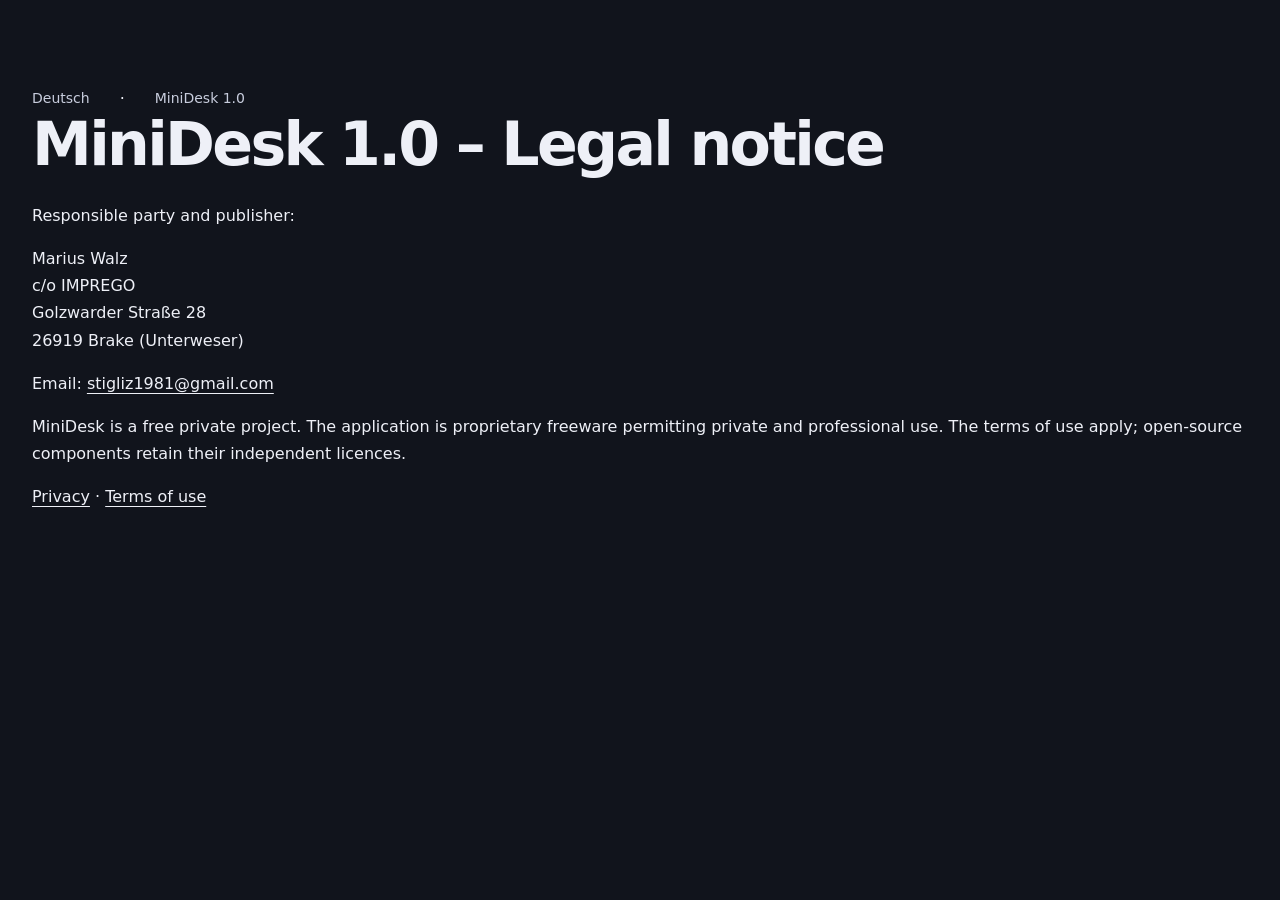
<file: legal-en.html>
<!doctype html><html lang="en"><head><meta charset="utf-8"><meta name="viewport" content="width=device-width,initial-scale=1"><title>Legal notice · MiniDesk 1.0</title><link rel="stylesheet" href="style.css"><link rel="canonical" href="https://stigliz81.github.io/MiniDesk/legal-en.html"><link rel="alternate" hreflang="de" href="https://stigliz81.github.io/MiniDesk/impressum.html"><link rel="alternate" hreflang="en" href="https://stigliz81.github.io/MiniDesk/legal-en.html"></head><body><main class="wrap section"><nav aria-label="Language"><a href="impressum.html">Deutsch</a> · <a href="en.html">MiniDesk 1.0</a></nav><h1>MiniDesk 1.0 – Legal notice</h1><p>Responsible party and publisher:</p><p>Marius Walz  <br>c/o IMPREGO  <br>Golzwarder Straße 28  <br>26919 Brake (Unterweser)</p><p>Email: <a href="mailto:stigliz1981@gmail.com">stigliz1981@gmail.com</a></p><p>MiniDesk is a free private project. The application is proprietary freeware permitting private and professional use. The terms of use apply; open-source components retain their independent licences.</p><p><a href="privacy-en.html">Privacy</a> · <a href="freeware-en.html">Terms of use</a></p></main></body></html>
</file>
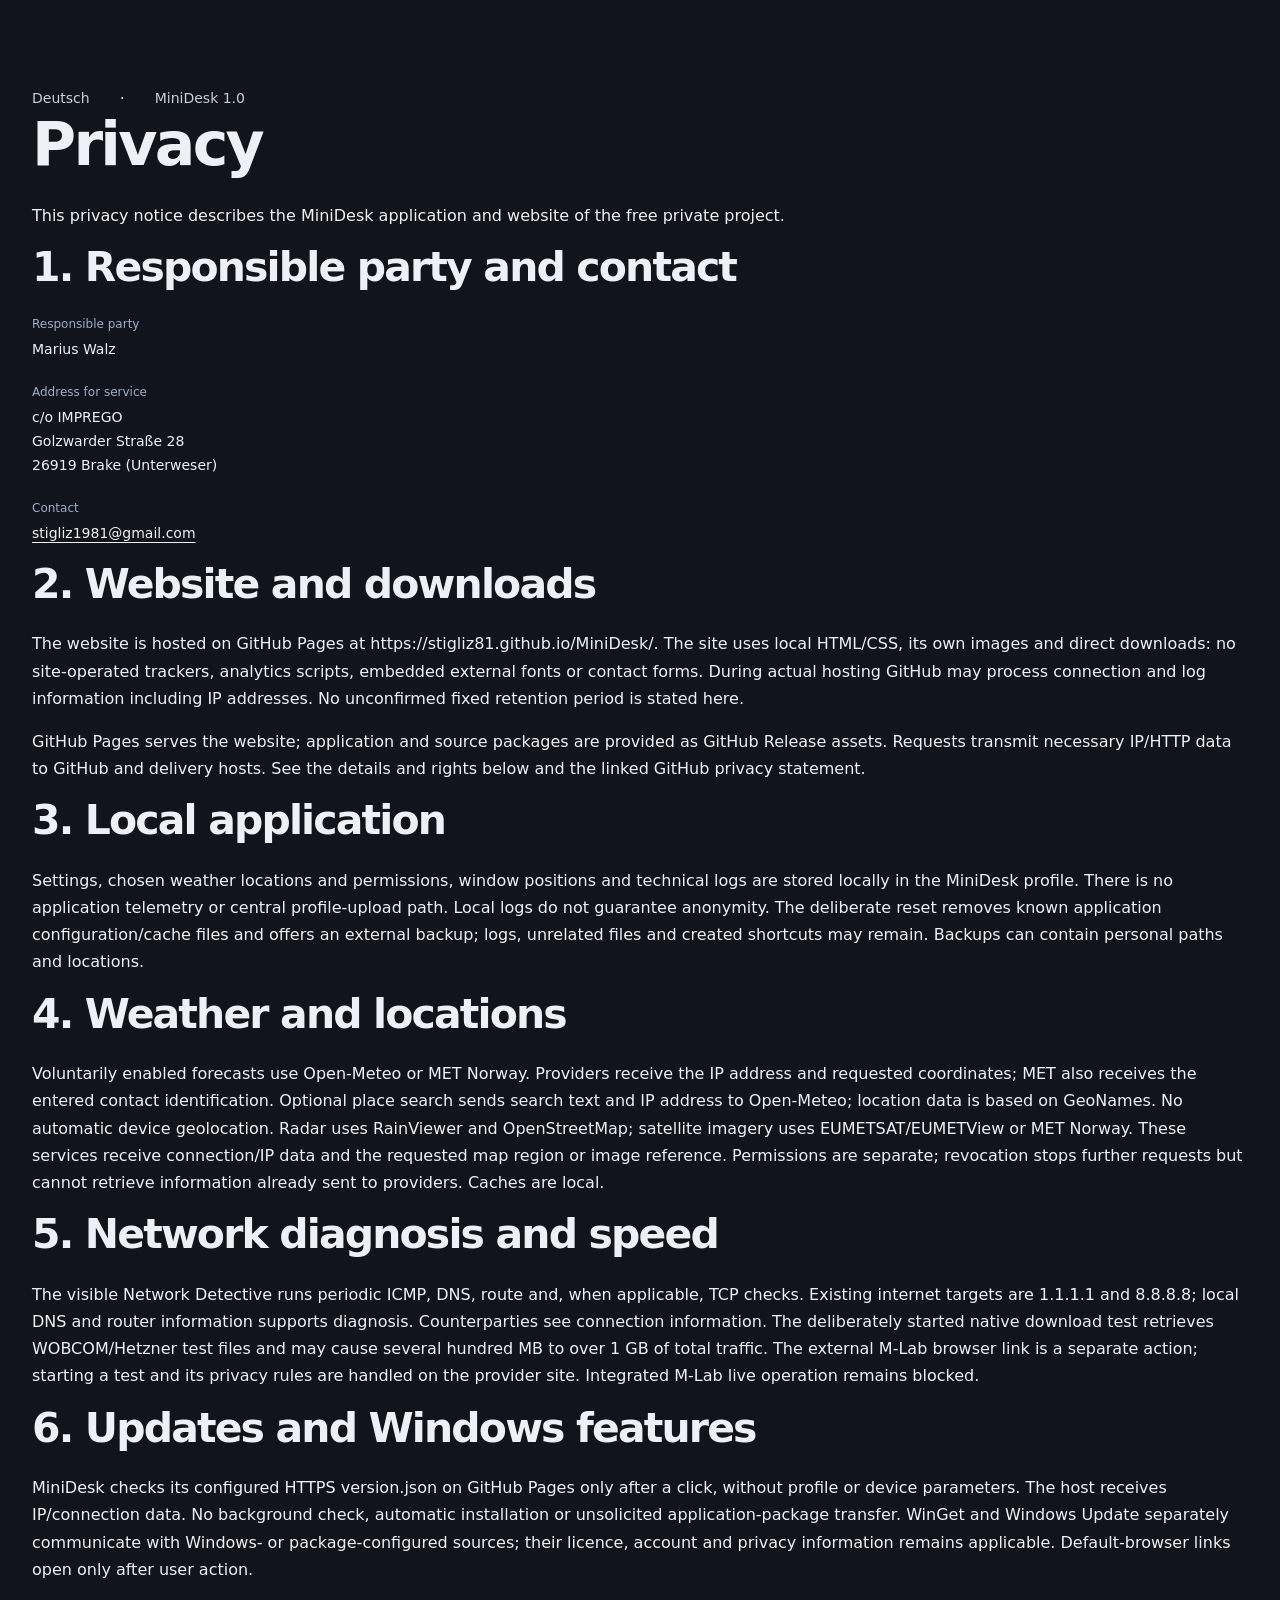
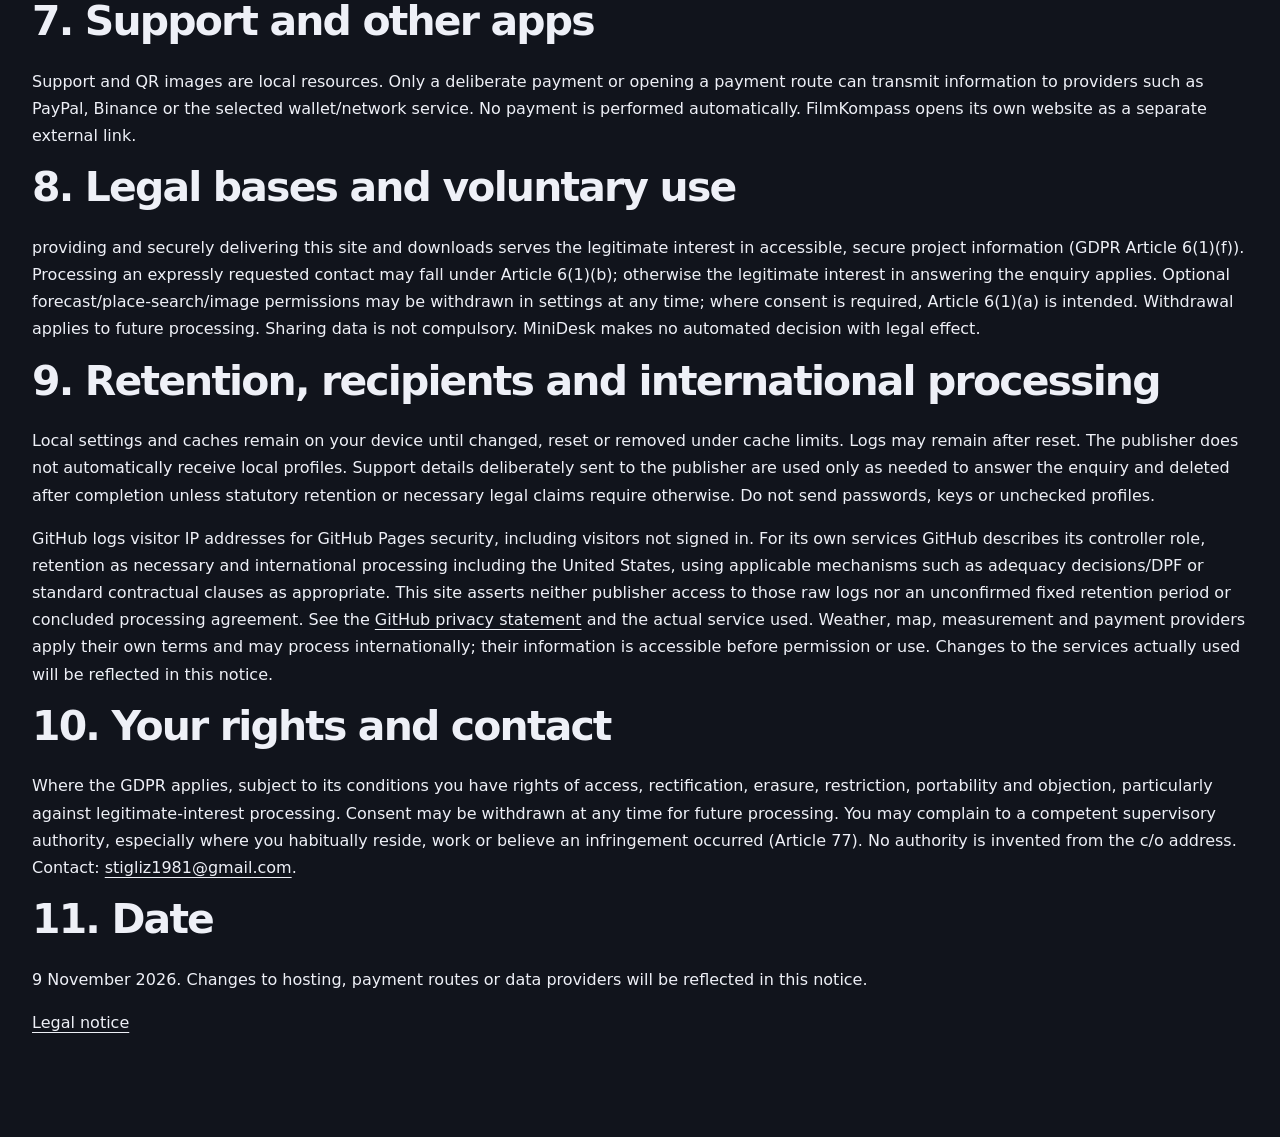
<file: privacy-en.html>
<!doctype html><html lang="en"><head><meta charset="utf-8"><meta name="viewport" content="width=device-width,initial-scale=1"><title>Privacy · MiniDesk 1.0</title><link rel="stylesheet" href="style.css"><link rel="canonical" href="https://stigliz81.github.io/MiniDesk/privacy-en.html"><link rel="alternate" hreflang="de" href="https://stigliz81.github.io/MiniDesk/datenschutz.html"><link rel="alternate" hreflang="en" href="https://stigliz81.github.io/MiniDesk/privacy-en.html"></head><body><main class="wrap section"><nav aria-label="Language"><a href="datenschutz.html">Deutsch</a> · <a href="en.html">MiniDesk 1.0</a></nav><h1>Privacy</h1><p>This privacy notice describes the MiniDesk application and website of the free private project.</p><h2>1. Responsible party and contact</h2><dl><dt>Responsible party</dt><dd>Marius Walz</dd><dt>Address for service</dt><dd>c/o IMPREGO<br>Golzwarder Straße 28<br>26919 Brake (Unterweser)</dd><dt>Contact</dt><dd><a href="mailto:stigliz1981@gmail.com">stigliz1981@gmail.com</a></dd></dl><h2>2. Website and downloads</h2><p>The website is hosted on GitHub Pages at https://stigliz81.github.io/MiniDesk/. The site uses local HTML/CSS, its own images and direct downloads: no site-operated trackers, analytics scripts, embedded external fonts or contact forms. During actual hosting GitHub may process connection and log information including IP addresses. No unconfirmed fixed retention period is stated here.</p><p>GitHub Pages serves the website; application and source packages are provided as GitHub Release assets. Requests transmit necessary IP/HTTP data to GitHub and delivery hosts. See the details and rights below and the linked GitHub privacy statement.</p><h2>3. Local application</h2><p>Settings, chosen weather locations and permissions, window positions and technical logs are stored locally in the MiniDesk profile. There is no application telemetry or central profile-upload path. Local logs do not guarantee anonymity. The deliberate reset removes known application configuration/cache files and offers an external backup; logs, unrelated files and created shortcuts may remain. Backups can contain personal paths and locations.</p><h2>4. Weather and locations</h2><p>Voluntarily enabled forecasts use Open-Meteo or MET Norway. Providers receive the IP address and requested coordinates; MET also receives the entered contact identification. Optional place search sends search text and IP address to Open-Meteo; location data is based on GeoNames. No automatic device geolocation. Radar uses RainViewer and OpenStreetMap; satellite imagery uses EUMETSAT/EUMETView or MET Norway. These services receive connection/IP data and the requested map region or image reference. Permissions are separate; revocation stops further requests but cannot retrieve information already sent to providers. Caches are local.</p><h2>5. Network diagnosis and speed</h2><p>The visible Network Detective runs periodic ICMP, DNS, route and, when applicable, TCP checks. Existing internet targets are 1.1.1.1 and 8.8.8.8; local DNS and router information supports diagnosis. Counterparties see connection information. The deliberately started native download test retrieves WOBCOM/Hetzner test files and may cause several hundred MB to over 1 GB of total traffic. The external M-Lab browser link is a separate action; starting a test and its privacy rules are handled on the provider site. Integrated M-Lab live operation remains blocked.</p><h2>6. Updates and Windows features</h2><p>MiniDesk checks its configured HTTPS version.json on GitHub Pages only after a click, without profile or device parameters. The host receives IP/connection data. No background check, automatic installation or unsolicited application-package transfer. WinGet and Windows Update separately communicate with Windows- or package-configured sources; their licence, account and privacy information remains applicable. Default-browser links open only after user action.</p><h2>7. Support and other apps</h2><p>Support and QR images are local resources. Only a deliberate payment or opening a payment route can transmit information to providers such as PayPal, Binance or the selected wallet/network service. No payment is performed automatically. FilmKompass opens its own website as a separate external link.</p><h2>8. Legal bases and voluntary use</h2><p>providing and securely delivering this site and downloads serves the legitimate interest in accessible, secure project information (GDPR Article 6(1)(f)). Processing an expressly requested contact may fall under Article 6(1)(b); otherwise the legitimate interest in answering the enquiry applies. Optional forecast/place-search/image permissions may be withdrawn in settings at any time; where consent is required, Article 6(1)(a) is intended. Withdrawal applies to future processing. Sharing data is not compulsory. MiniDesk makes no automated decision with legal effect.</p><h2>9. Retention, recipients and international processing</h2><p>Local settings and caches remain on your device until changed, reset or removed under cache limits. Logs may remain after reset. The publisher does not automatically receive local profiles. Support details deliberately sent to the publisher are used only as needed to answer the enquiry and deleted after completion unless statutory retention or necessary legal claims require otherwise. Do not send passwords, keys or unchecked profiles.</p><p>GitHub logs visitor IP addresses for GitHub Pages security, including visitors not signed in. For its own services GitHub describes its controller role, retention as necessary and international processing including the United States, using applicable mechanisms such as adequacy decisions/DPF or standard contractual clauses as appropriate. This site asserts neither publisher access to those raw logs nor an unconfirmed fixed retention period or concluded processing agreement. See the <a href="https://docs.github.com/en/site-policy/privacy-policies/github-general-privacy-statement">GitHub privacy statement</a> and the actual service used. Weather, map, measurement and payment providers apply their own terms and may process internationally; their information is accessible before permission or use. Changes to the services actually used will be reflected in this notice.</p><h2>10. Your rights and contact</h2><p>Where the GDPR applies, subject to its conditions you have rights of access, rectification, erasure, restriction, portability and objection, particularly against legitimate-interest processing. Consent may be withdrawn at any time for future processing. You may complain to a competent supervisory authority, especially where you habitually reside, work or believe an infringement occurred (Article 77). No authority is invented from the c/o address. Contact: <a href="mailto:stigliz1981@gmail.com">stigliz1981@gmail.com</a>.</p><h2>11. Date</h2><p>9 November 2026. Changes to hosting, payment routes or data providers will be reflected in this notice.</p><p><a href="legal-en.html">Legal notice</a></p></main></body></html>
</file>
<file: style.css>
*{box-sizing:border-box}html{scroll-behavior:smooth;scroll-padding-top:25px}body{margin:0;background:#11141c;color:#eef0f7;font:16px/1.7 "Segoe UI",system-ui,sans-serif}a{color:inherit;text-underline-offset:.25em}a:focus-visible,summary:focus-visible{outline:3px solid #ffca65;outline-offset:5px}.wrap{width:min(1220px,calc(100% - 64px));margin-inline:auto}header{display:flex;align-items:center;gap:30px;padding-block:26px;border-bottom:1px solid #303747}.brand{display:inline-flex;align-items:center;gap:10px;font-size:23px;font-weight:700;letter-spacing:-.6px;text-decoration:none}.brand span{font-size:12px;font-weight:500;border:1px solid #444b5f;border-radius:20px;padding:1px 8px;color:#b8c1d5}nav{display:flex;align-items:center;gap:30px;margin-left:auto}nav a{font-size:14px;text-decoration:none;color:#c8cddd}nav .nav-download{border:1px solid #59647c;border-radius:6px;padding:7px 15px;color:white}.hero{display:grid;grid-template-columns:minmax(0,1fr) minmax(0,1.12fr);gap:56px;align-items:center;padding-block:75px 55px}.hero>*{min-width:0}.eyebrow{font-size:11px;font-weight:750;letter-spacing:.16em;color:#f49ac6;margin:0 0 19px}h1,h2{line-height:1.09;letter-spacing:-.045em;font-weight:650;margin:0 0 24px}h1{font-size:clamp(42px,4.7vw,68px)}h1 em{font-style:normal;color:#f477b6}h2{font-size:clamp(32px,3.2vw,48px)}h3{font-size:19px;line-height:1.35;margin:0 0 10px;letter-spacing:-.02em}.lead{font-size:19px;max-width:530px;color:#bcc5d8}.lead-small{font-size:18px;color:#c5cddd}.muted{font-size:14px;color:#98a5be}.hero-actions{display:flex;align-items:center;gap:24px;flex-wrap:wrap;margin-block:29px 20px}.button{display:inline-flex;align-items:center;justify-content:center;gap:35px;background:#f179b5;color:#1b1020;border:1px solid #f6a1cc;border-radius:7px;padding:13px 20px;font-size:14px;font-weight:750;text-decoration:none}.button:hover{background:#ffa9d3}.subtle-link{font-size:13px;color:#c1cada}.compat-line{font-size:13px;margin:10px 0;color:#b3bed4}.release-state{font-size:11px;color:#8d9bb5;max-width:420px}figure{margin:0;min-width:0}.zoom{display:block;background:#191f2c;border:1px solid #374159;border-radius:11px;padding:18px;text-decoration:none}.zoom img{display:block;max-width:100%;width:auto;height:auto;max-height:480px;margin:auto;object-fit:contain}.zoom:hover{border-color:#ee89c0}.hero-media .zoom{padding:6px;background:#141923;box-shadow:0 22px 65px #0005}.hero-media img{max-height:620px;width:100%}figcaption{font-size:11px;line-height:1.55;color:#93a0bb;margin-top:14px;max-width:600px}.benefits{display:grid;grid-template-columns:repeat(3,1fr);border-block:1px solid #303747;padding-block:20px;gap:12px 30px}.benefits a{font-size:14px;text-decoration:none;display:flex;gap:16px;align-items:center}.benefits a:hover{color:#f49ac6}.benefits span{font-size:11px;color:#7688ab}.feature{display:grid;grid-template-columns:minmax(0,1fr) minmax(0,1fr);gap:90px;align-items:center;padding-block:85px;border-bottom:1px solid #282f3f}.feature:nth-of-type(even) .feature-copy{order:2}.feature-copy p{max-width:550px}.section{padding-block:85px}.heading-row{display:grid;grid-template-columns:1fr 1fr;gap:70px;align-items:start}.heading-row>p{margin-top:0;color:#b1bdd3}.gadget-list{list-style:none;margin:32px 0 0;padding:0;display:grid;grid-template-columns:repeat(3,minmax(0,1fr));gap:0 30px}.gadget-list li{display:flex;gap:17px;border-top:1px solid #303747;padding:18px 0}.gadget-list li>span{color:#7d90b3;font-size:11px;padding-top:2px}.gadget-list h3{font-size:15px;font-weight:650;margin:0 0 6px}.gadget-list p{font-size:13px;line-height:1.55;color:#9eacc5;margin:0}.appearance{background:#191e29;border-block:1px solid #303747}.intro{max-width:760px;color:#b1bdd3}.gallery{display:grid;grid-template-columns:repeat(3,minmax(0,1fr));gap:25px;margin-top:35px}.gallery .zoom{padding:9px;min-height:240px;display:flex;align-items:center}.gallery img{max-height:300px}.download{display:grid;grid-template-columns:1.1fr 1fr;gap:100px}.download p{max-width:600px}.download-details{background:#1b2231;border:1px solid #3a455b;border-radius:12px;padding:28px}.download-details h3{font-size:21px}dt{font-size:12px;color:#9eacc5;margin-top:20px}dd{margin:4px 0 0;font-size:14px}code{font-size:.88em;overflow-wrap:anywhere;word-break:break-word}.download-details p{font-size:13px}.requirements,.history{display:grid;grid-template-columns:1fr 1.1fr;gap:80px;border-top:1px solid #303747}.requirements ul{padding-left:20px;margin-top:0}.requirements li{margin-bottom:9px;color:#c0cadc}.steps{list-style:none;display:grid;grid-template-columns:repeat(3,1fr);gap:30px;padding:0;margin:35px 0}.steps li{border-top:2px solid #9e6389;padding-top:18px}.steps b{font-size:15px}.steps p{font-size:14px;color:#aebbd1}.faq{margin-top:30px}.faq details{border-top:1px solid #303747;padding:18px 0}.faq summary{cursor:pointer;font-weight:600}.faq p{max-width:850px;color:#aebbd1;font-size:14px}.history h3{margin-top:0}.history p{color:#aebbd1}.support{border-top:1px solid #303747}.support p{max-width:770px;font-size:18px;color:#b9c6da}.support .eyebrow{font-size:11px}.support .muted{font-size:13px}.support h2 span{color:#ee5a70}.legal{padding:25px;background:#1d2230;border:1px solid #41485a;border-radius:8px;margin-bottom:45px}.legal p{font-size:13px;color:#aebbd1;max-width:900px}.legal a{font-size:13px;margin-right:25px}footer{display:flex;align-items:center;gap:30px;border-top:1px solid #303747;padding-block:30px 45px}footer p,footer>a:last-child{font-size:12px;color:#8c9ebc}footer>a:last-child{margin-left:auto}.skip{position:absolute;top:-70px;left:15px;background:white;color:black;padding:10px;z-index:3}.skip:focus{top:10px}@media(max-width:950px){.hero{grid-template-columns:minmax(0,1fr);gap:40px;padding-top:50px}.hero>div{max-width:720px}.hero-media{max-width:760px}.hero-media img{max-height:650px}.feature{gap:40px;padding-block:60px}.download{gap:35px}.gallery{grid-template-columns:1fr 1fr}.gallery figure:last-child{grid-column:1/-1;max-width:500px}.gadget-list{grid-template-columns:1fr 1fr}nav{gap:18px}.section{padding-block:65px}.requirements,.history{gap:35px}.heading-row{gap:30px}}@media(max-width:650px){.wrap{width:calc(100% - 36px)}header{flex-wrap:wrap;gap:18px;padding-block:18px}.brand{font-size:22px}nav{margin-left:0;width:100%;justify-content:space-between;gap:8px}nav a{font-size:12px}nav .nav-download{padding:5px 9px}.hero{padding-block:42px}.hero h1{font-size:46px}.lead{font-size:18px}.hero-actions{gap:18px}.benefits{grid-template-columns:1fr 1fr;gap:13px}.benefits a{font-size:12px;gap:9px}.feature,.heading-row,.download,.requirements,.history{grid-template-columns:minmax(0,1fr);gap:25px}.feature:nth-of-type(even) .feature-copy{order:0}.feature{padding-block:53px}.section{padding-block:53px}.gadget-list{grid-template-columns:minmax(0,1fr)}.gadget-list li{padding:14px 0}.gallery{grid-template-columns:minmax(0,1fr)}.gallery figure:last-child{grid-column:auto}.steps{grid-template-columns:minmax(0,1fr);gap:18px}.zoom{padding:12px}.zoom img{max-height:440px}.download-details{padding:22px}footer{flex-wrap:wrap;gap:15px}footer p{order:3;width:100%;margin:0}footer>a:last-child{margin-left:auto}.legal a{display:inline-block;margin-block:5px}.intro{font-size:15px}.support h2{font-size:33px}}@media(prefers-reduced-motion:reduce){html{scroll-behavior:auto}}
/* Expanded product narrative; retained MiniDesk palette. */
.compact-hero{display:block;padding-top:45px;padding-bottom:35px}.compact-hero>div{max-width:1000px}.compact-hero h1{font-size:clamp(40px,5vw,68px);line-height:1.08;margin:12px 0 18px}.compact-hero .lead{max-width:780px;font-size:20px;margin-bottom:22px}.compact-hero .hero-actions{margin-top:18px}.desktop-showcase{padding-bottom:40px}.desktop-showcase .zoom{padding:10px}.desktop-showcase img{width:100%;max-height:none}.feature-points{padding-left:19px;margin-top:24px}.feature-points li{color:#b9c6da;font-size:14px;line-height:1.7;margin-block:12px}.weather-story{display:grid;grid-template-columns:minmax(0,1.1fr) minmax(0,.9fr);gap:85px;align-items:start;padding-block:35px 80px}.weather-story>div{position:sticky;top:30px}.weather-story p:not(.eyebrow){color:#b9c6da}.weather-story img{max-height:none;max-width:460px;width:100%}.feature img{max-height:760px}.feature figcaption,.weather-story figcaption,.desktop-showcase figcaption{line-height:1.65}.action-groups{display:grid;grid-template-columns:repeat(3,minmax(0,1fr));gap:30px;margin-top:30px}.action-groups article{border-top:2px solid #a3648d;padding-top:18px}.action-groups h3{font-size:20px}.action-groups p{font-size:14px;color:#b9c6da;line-height:1.85}.windows-section,.storage-section{border-top:1px solid #303747}figcaption span{display:block;margin-top:4px;color:#d6a5c5}@media(max-width:950px){.weather-story{gap:35px}.action-groups{gap:20px}.compact-hero h1{font-size:53px}}@media(max-width:650px){.compact-hero{padding-block:28px}.compact-hero h1{font-size:39px}.compact-hero .lead{font-size:17px}.compact-hero .hero-actions{margin-top:10px}.weather-story{grid-template-columns:minmax(0,1fr);gap:20px;padding-block:25px 50px}.weather-story>div{position:static}.action-groups{grid-template-columns:minmax(0,1fr);gap:16px}nav{flex-wrap:wrap;justify-content:flex-start;gap:12px}nav .nav-download{margin-left:auto}.desktop-showcase{padding-bottom:25px}.feature-points{padding-left:17px}.feature img{max-height:850px}}

.language-switch{display:flex;gap:5px;align-items:center;white-space:nowrap;font-size:12px}.language-switch a[aria-current]{color:#f175bc;font-weight:700}.original-note{color:#aebbd1;font-size:12px;line-height:1.7;margin-bottom:25px}.network-highlight{border-left:3px solid #ed79b7;padding:10px 14px;background:#1b2231;font-size:14px;line-height:1.7}header nav{gap:18px}@media(max-width:1100px){header{flex-wrap:wrap;gap:12px}header nav{margin-left:auto;gap:13px}}@media(max-width:650px){header nav{order:3;width:100%;gap:12px;margin-left:0}.language-switch{margin-left:auto}.network-highlight{font-size:13px}}

header nav .nav-support{border:1px solid #b85b8c;border-radius:6px;padding:7px 12px;color:#f6a5cf;white-space:nowrap}header nav .nav-support:hover{background:#382334}header nav{flex-wrap:wrap;gap:12px}#support{scroll-margin-top:25px}
main.wrap.section{overflow-wrap:anywhere;hyphens:auto}

/* Release notices use the existing palette and need no script. */
.release-warning{border-left:3px solid #ffca65;padding:12px 16px;background:#222332;color:#e8d9bd;font-size:14px;line-height:1.7}#release-security{border-top:1px solid #303747}#release-security p:not(.eyebrow){max-width:900px;color:#c0cadc}

.network-pictures{display:grid;grid-template-columns:1fr 1fr;gap:14px;min-width:0}.network-pictures .zoom{padding:6px}.project-icon{width:42px;height:42px;object-fit:contain;vertical-align:middle}@media(max-width:650px){.network-pictures{grid-template-columns:1fr}}

/* Gadget detail pages share the existing MiniDesk palette. */
.gadget-toc{display:grid;grid-template-columns:repeat(auto-fit,minmax(min(100%,240px),1fr));gap:8px;margin:24px 0}.gadget-toc a{padding:8px 12px;border:1px solid var(--line,#303747);border-radius:6px}.gadget-copy{max-width:800px}.gadget-detail figure{max-width:440px;margin:24px 0}.gadget-detail .gadget-copy p{overflow-wrap:anywhere}.gadget-list h3 a{color:inherit;text-decoration:none}.gadget-list h3 a:hover,.gadget-list h3 a:focus{text-decoration:underline}.technical-note{grid-column:1/-1;margin:8px 0}.technical-note summary{cursor:pointer;color:#b9c1ce}.download ol{padding-left:22px}

/* Donation links keep the release download visually primary. */
header nav .nav-support{background:#362237;padding:8px 13px;color:#ffd4ec}
header nav .nav-support:hover,header nav .nav-support:focus-visible{background:#522c47}
.support-paypal{display:grid;grid-template-columns:minmax(0,1fr) minmax(0,220px);gap:24px;align-items:start;max-width:700px;margin:24px auto 0;text-align:left}
.support-action{display:inline-block;padding:10px 15px;border:1px solid #b85b8c;border-radius:8px;color:#ffd4ec;background:#362237;text-decoration:none}
.support-action:hover{background:#522c47}
.support-paypal a{overflow-wrap:anywhere}
.support-paypal figure{margin:0}
.support-qr{display:inline-block;max-width:100%;background:#fff;line-height:0}
.support-qr img{display:block;width:176px;max-width:100%;height:auto;max-height:none;border-radius:0}
.support-paypal figcaption{margin-top:8px}
@media(max-width:560px){.support-paypal{grid-template-columns:minmax(0,1fr);gap:16px}}

.support-disclosure{max-width:700px;text-align:left}
.support-disclosure summary{cursor:pointer;padding:10px 0;font-weight:650}
.support-disclosure > summary{color:#ffd4ec;font-size:clamp(21px,3vw,30px)}
.support-disclosure summary:focus-visible{outline:2px solid #f6a5cf;outline-offset:3px}
.support-primary,.support-alternatives{border-top:1px solid #303747}
.support-app{padding-left:12px}
.support-disclosure .support-paypal{margin:4px 0 12px;grid-template-columns:minmax(0,1fr) 144px;gap:16px}
.support-disclosure .support-paypal p,.support-external{font-size:14px;line-height:1.5}
.support-disclosure .support-qr img{width:144px}
@media(max-width:440px){.support-disclosure .support-paypal{grid-template-columns:minmax(0,1fr)}}

.support-disclosure summary{cursor:pointer;padding-block:10px}
.support-disclosure summary:focus-visible{outline:2px solid currentColor;outline-offset:3px}

.support-disclosure .support-alternatives { margin-top: 8px; border: 0; }
.support-disclosure .support-alternatives > summary,
.support-disclosure .payment-card > summary { padding: 10px 12px; background: #242d40; border: 1px solid #53617a; border-radius: 8px; cursor: pointer; list-style: revert; }
.support-disclosure .support-alternatives > summary:hover,
.support-disclosure .payment-card > summary:hover { border-color: #ffa9c5; }
.support-disclosure .payment-list { display: grid; gap: 6px; margin-top: 8px; }
.support-disclosure .payment-body { padding: 8px 0; }
.support-disclosure .payment-body img { display: block; width: 144px; max-width: 100%; height: auto; margin-block: 8px; }
.support-disclosure .payment-body input { display: block; width: 100%; border: 1px solid #53617a; border-radius: 6px; padding: 8px; font: inherit; color: inherit; background: transparent; }
.support-disclosure .payment-actions { display: flex; flex-wrap: wrap; gap: 8px 12px; align-items: center; margin-top: 8px; }
.support-disclosure .copy-payment { font: inherit; color: inherit; background: #242d40; border: 1px solid #53617a; border-radius: 6px; padding: 8px 10px; cursor: pointer; }
.support-disclosure .copy-payment:focus-visible { outline: 2px solid #ffa9c5; outline-offset: 3px; }
.support-disclosure .copy-status:empty { display: none; }

.support-disclosure .support-paypal .support-address {
  margin: 6px 0 0;
  font-size: .8125rem;
  line-height: 1.5;
  overflow-wrap: anywhere;
}
.support-disclosure .support-address a { color: #b9c1ce; user-select: text; }
.support-disclosure .support-address a:hover { color: inherit; }
</file>
